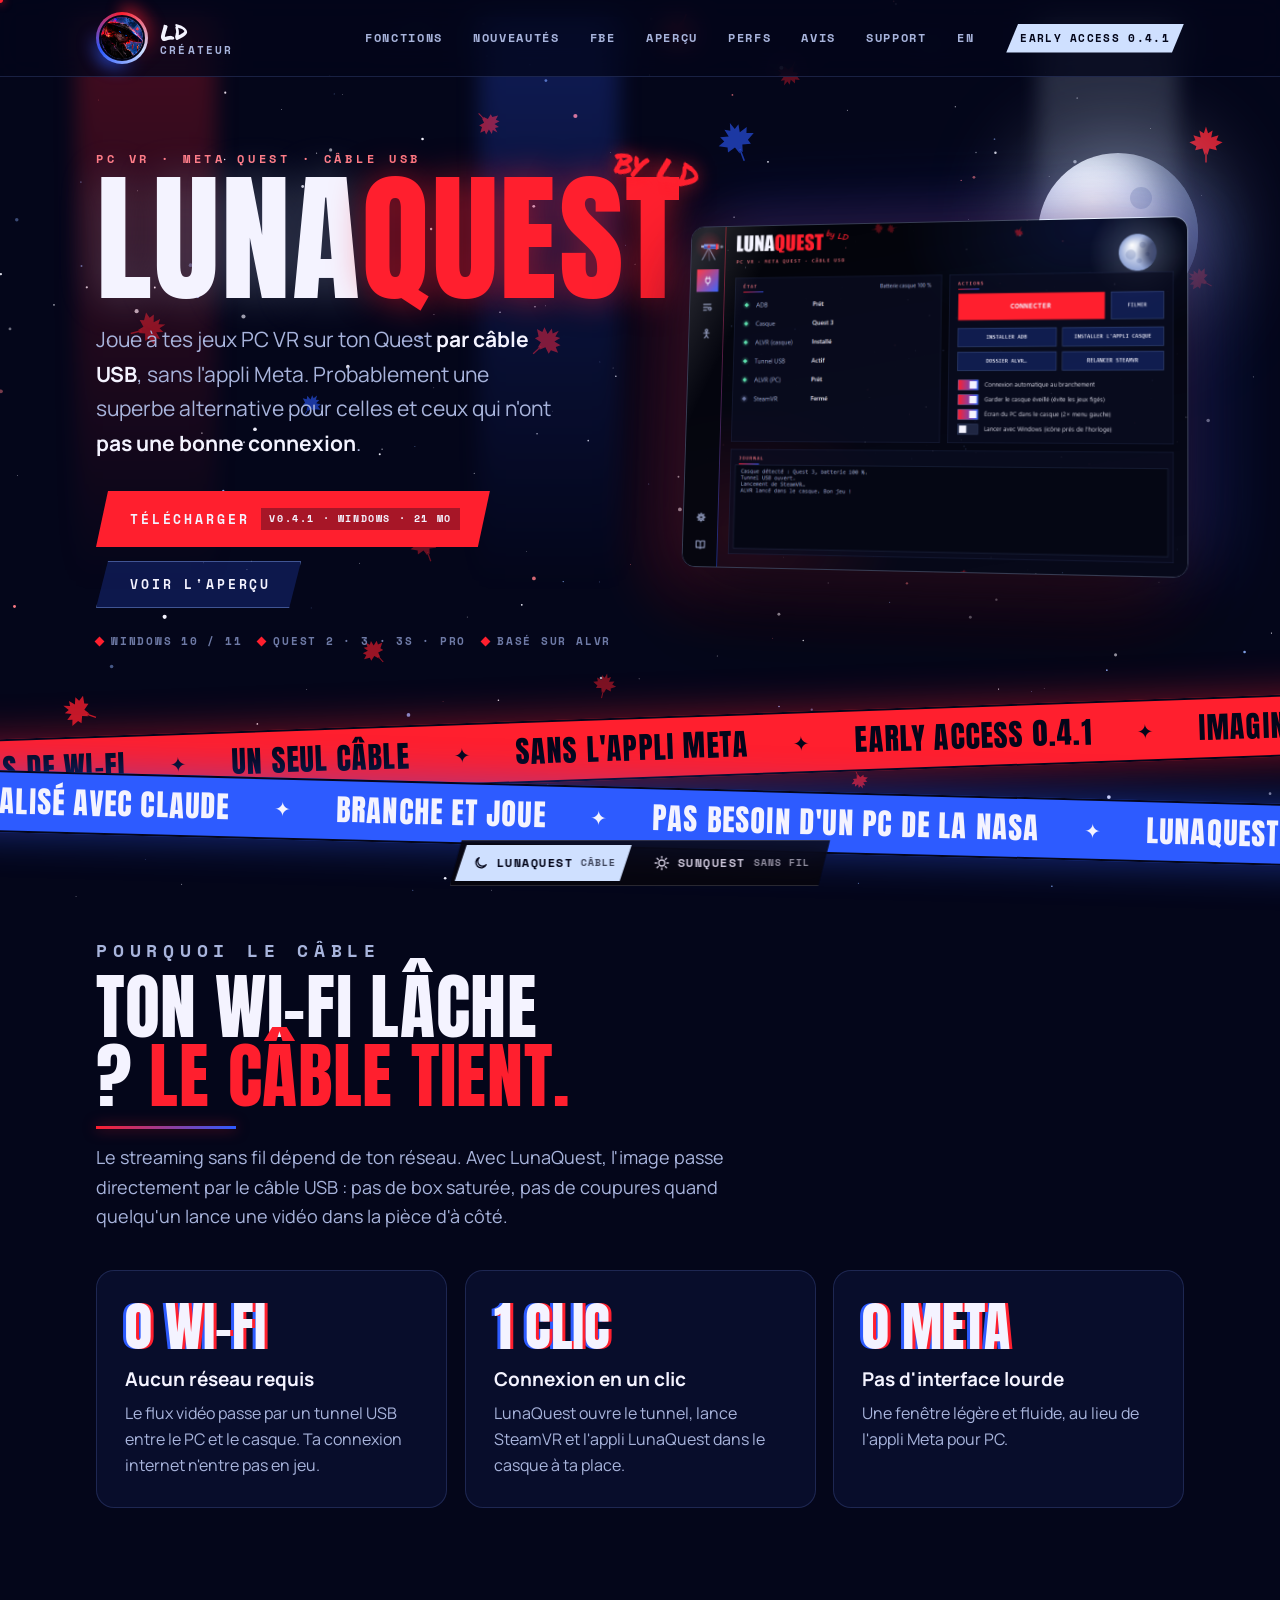
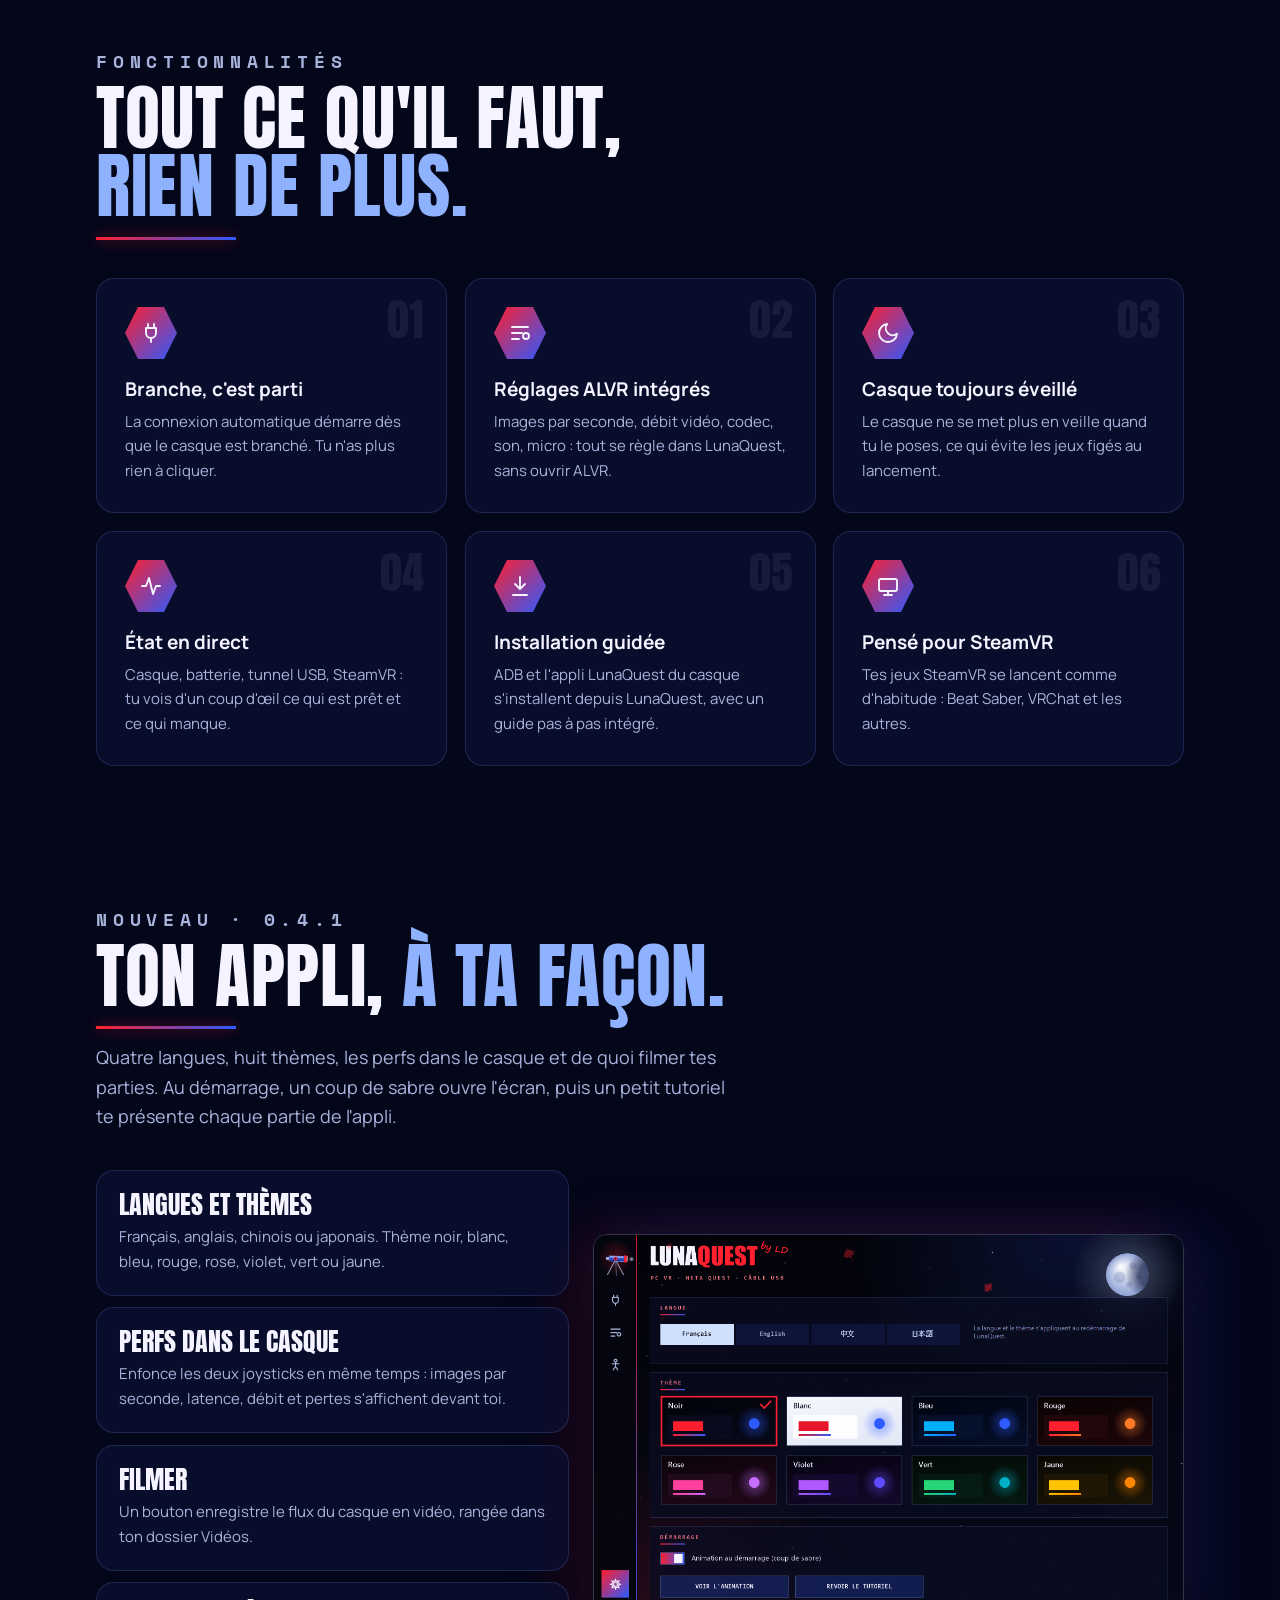
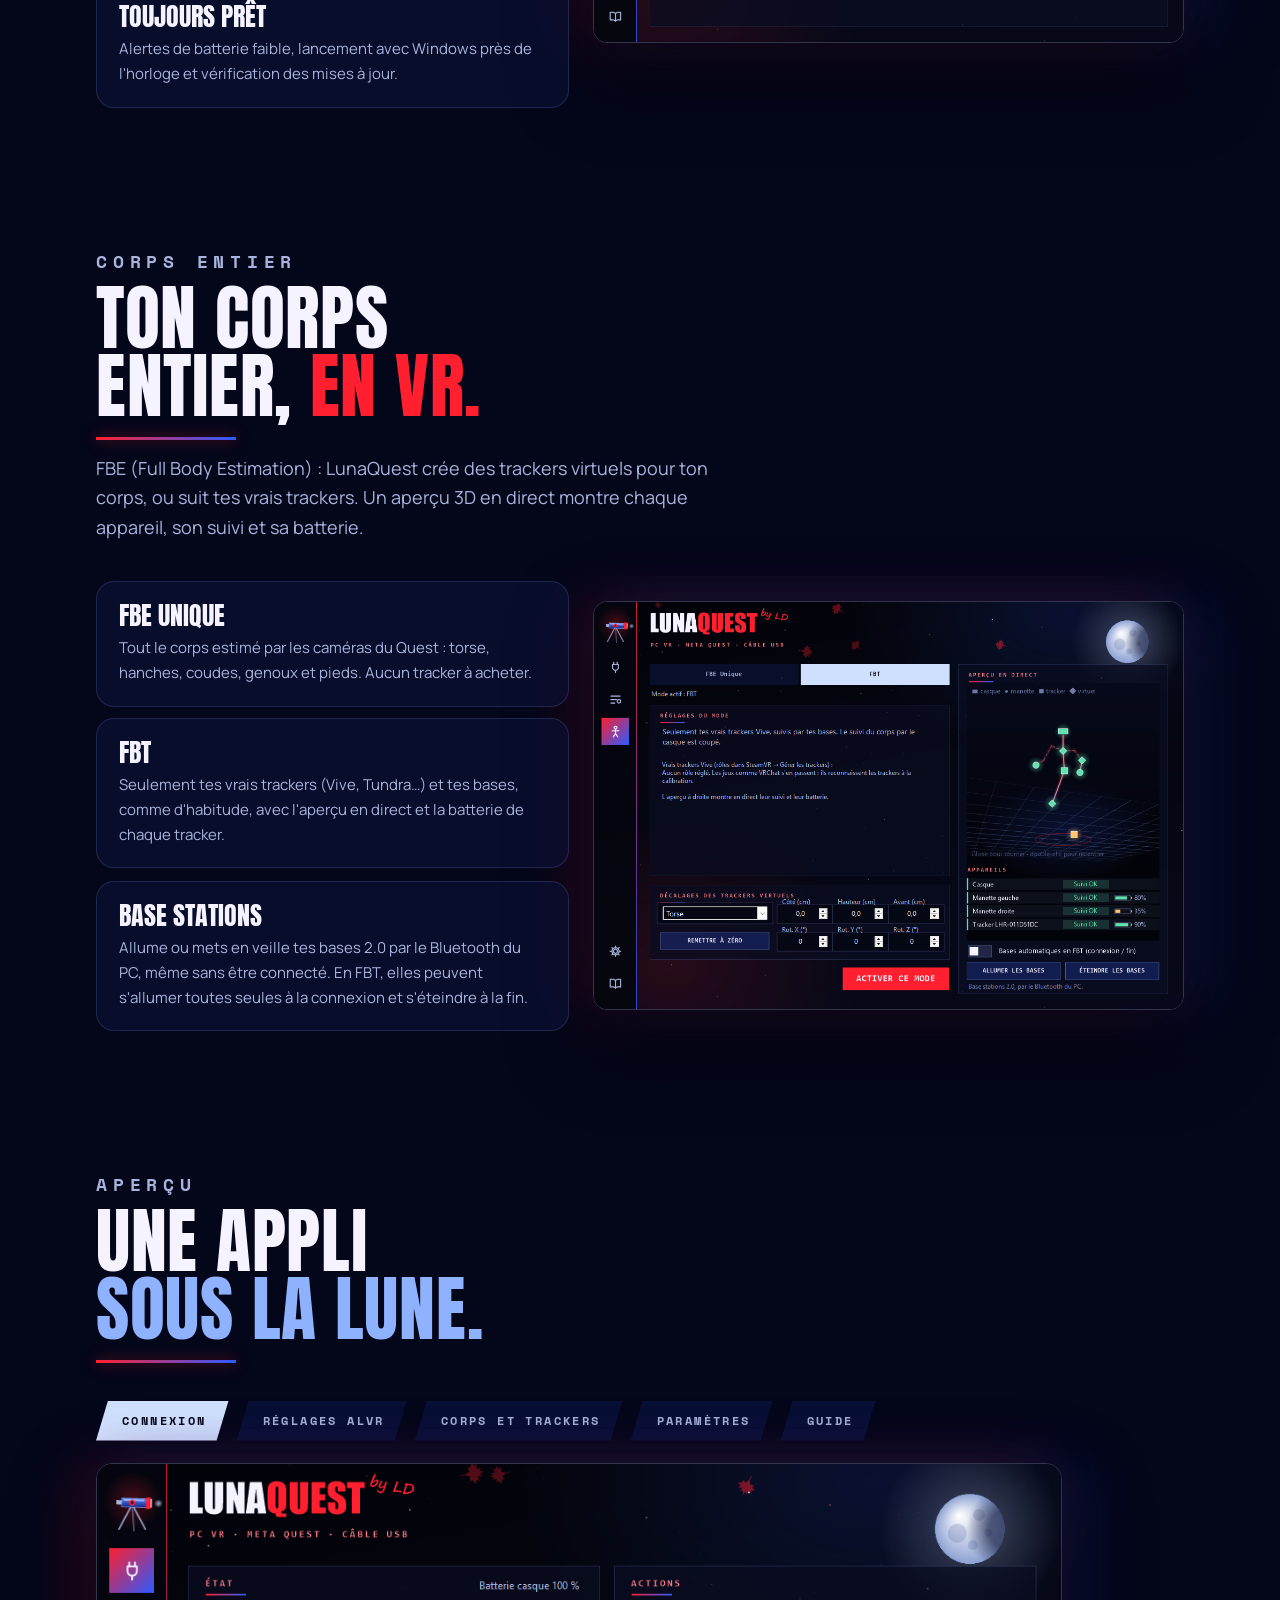
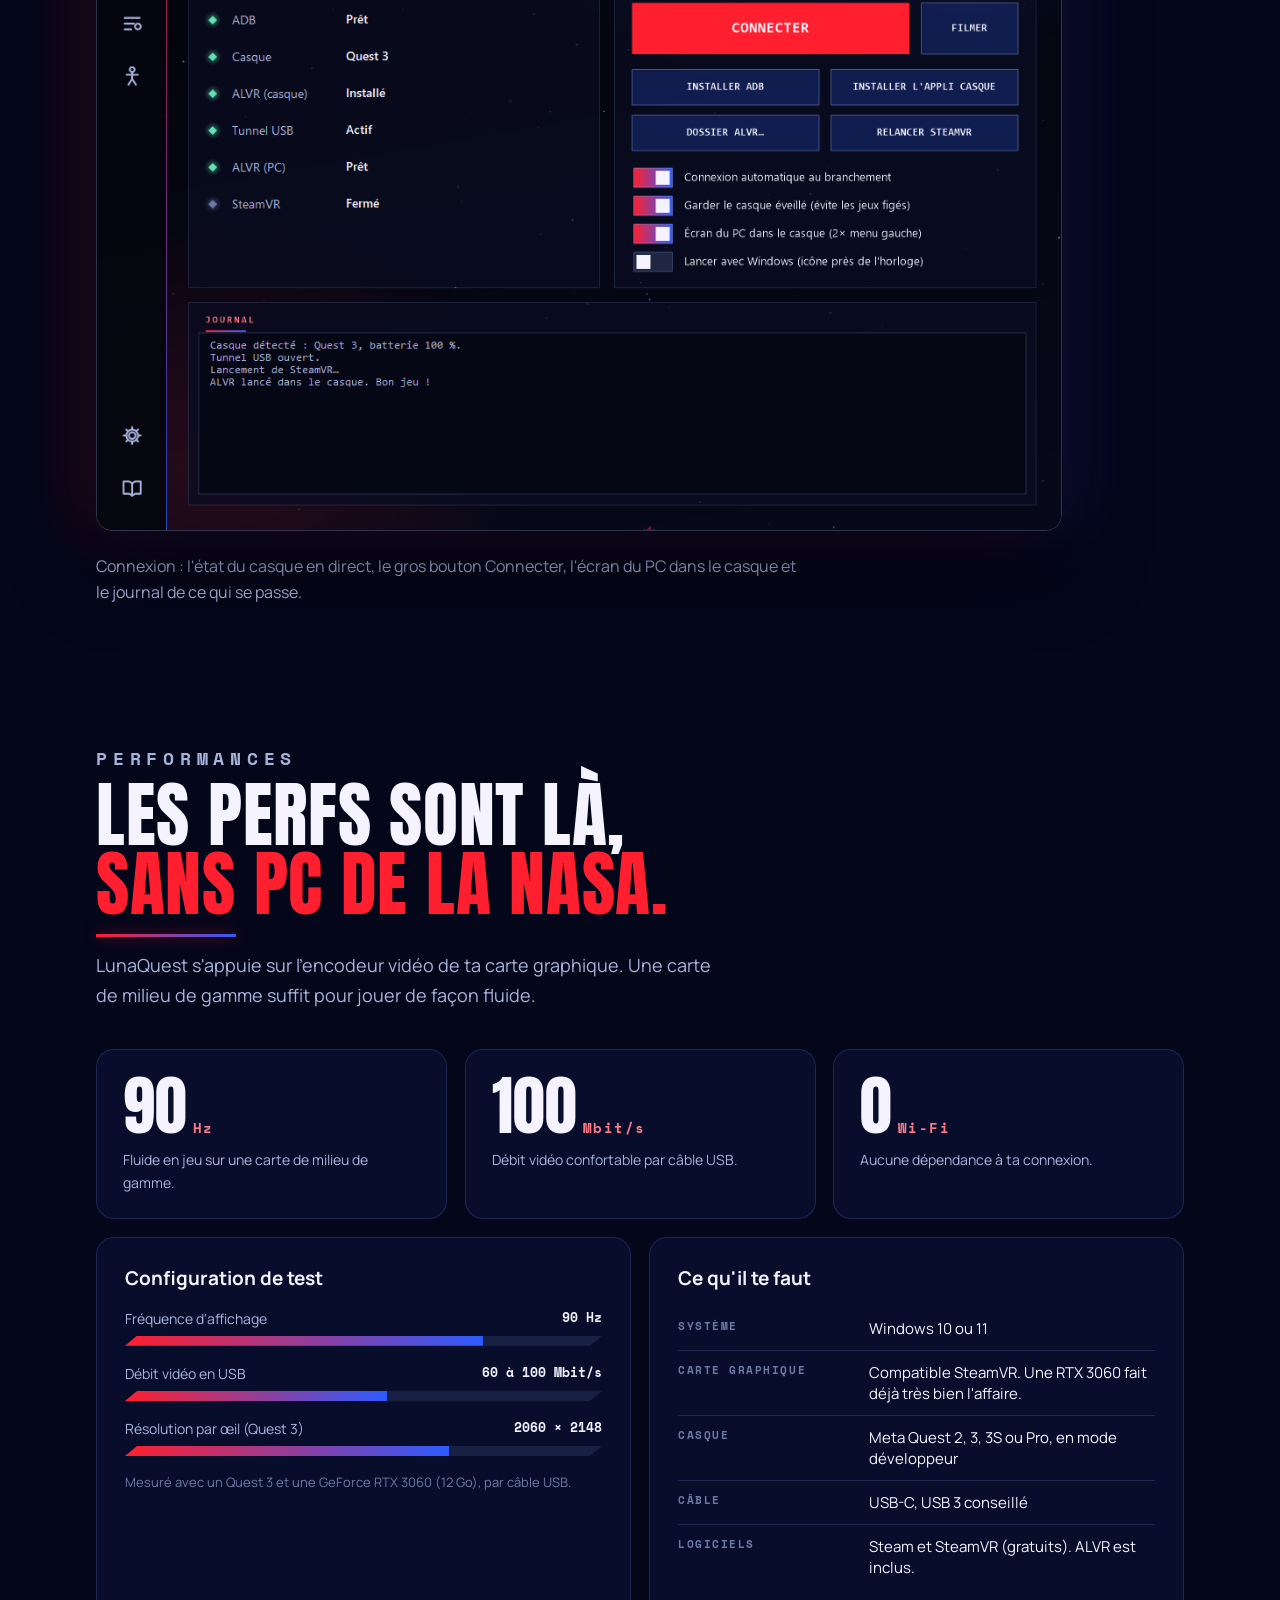
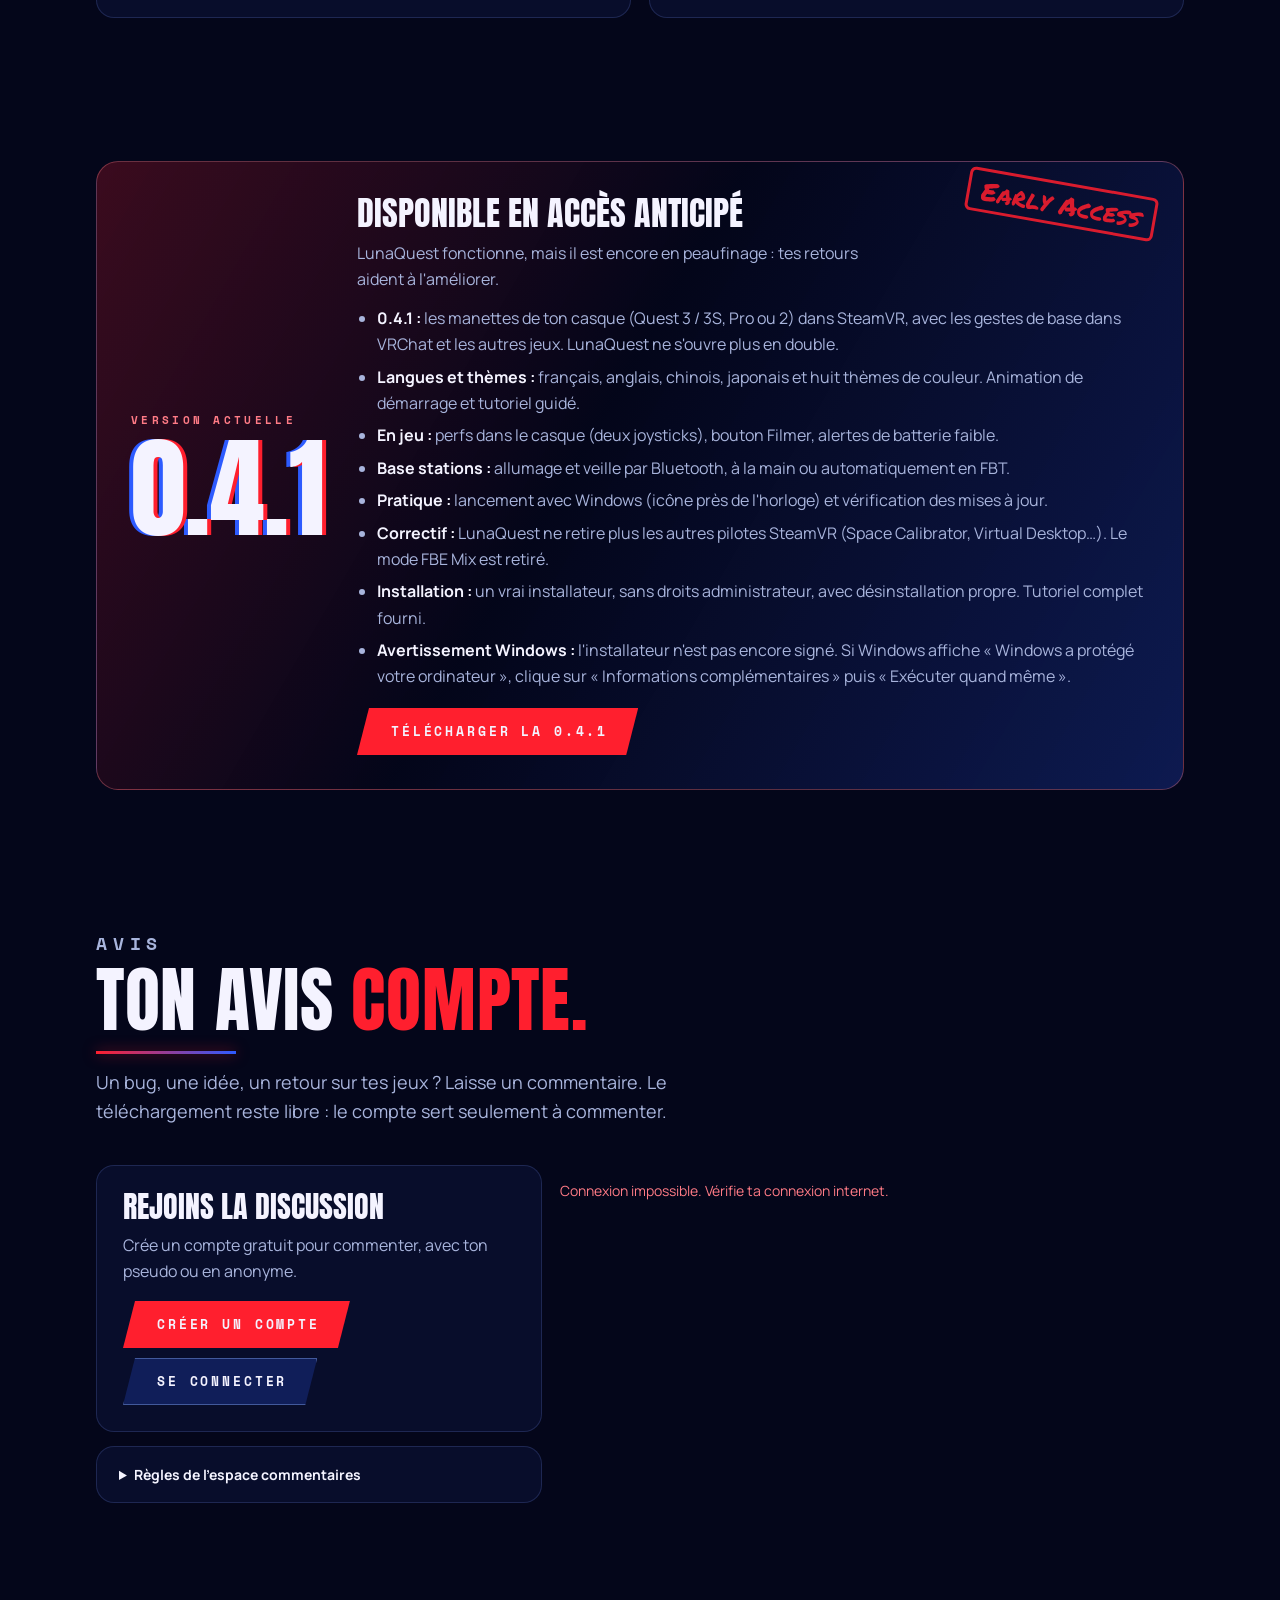
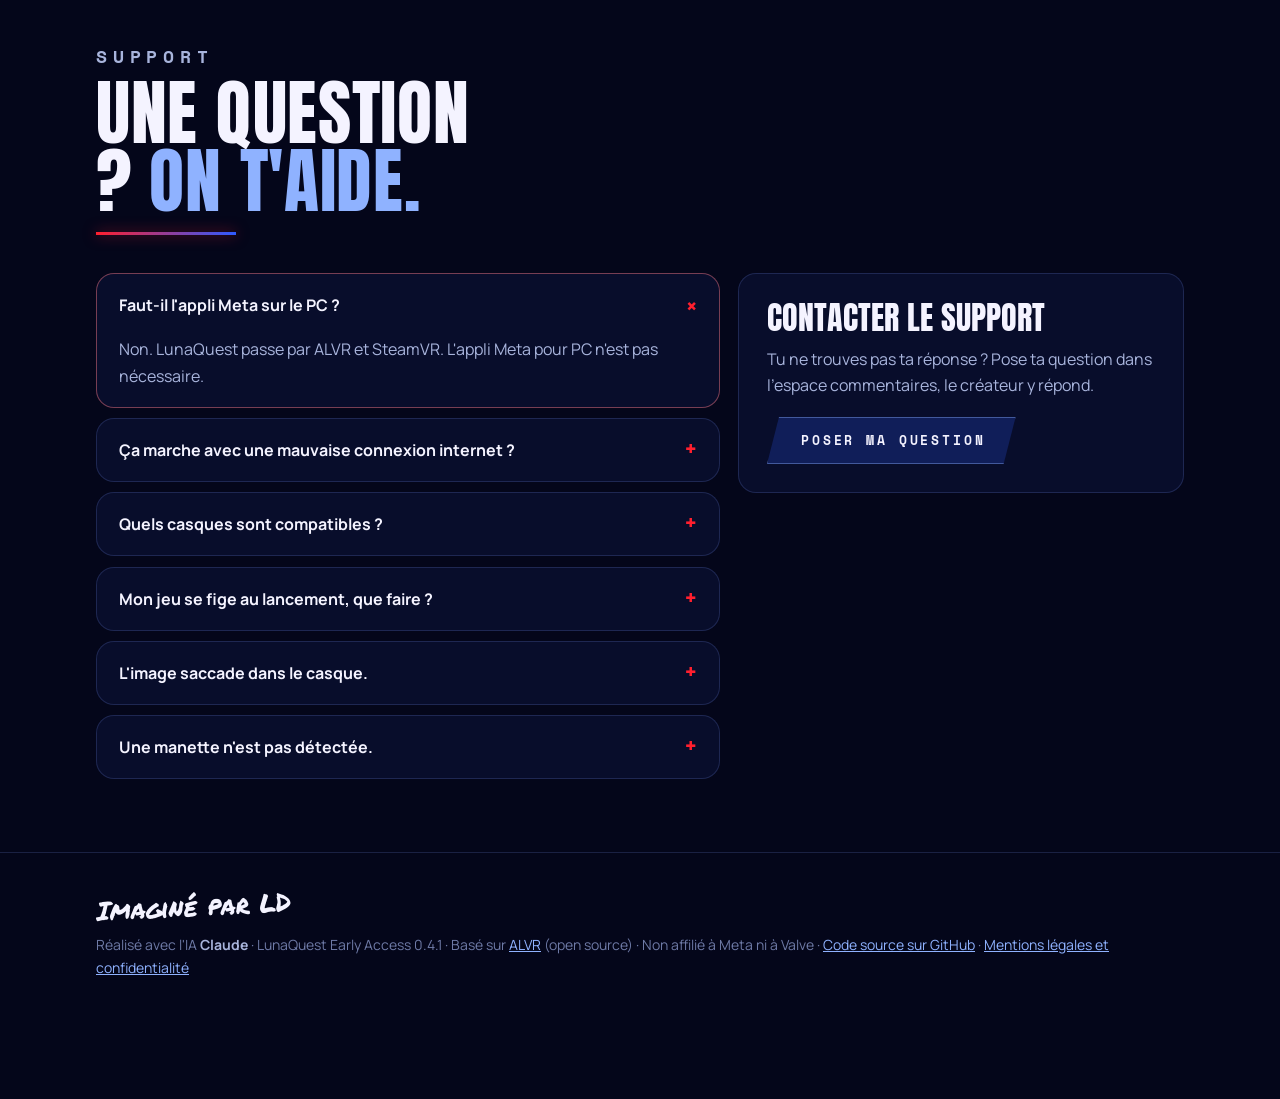
<file: site/index.html>
<html lang="fr">
<title>LunaQuest – PC VR par câble USB pour Meta Quest</title>
<meta name="description" content="LunaQuest : joue à tes jeux PC VR sur ton Meta Quest par câble USB, sans l'appli Meta. Gratuit, connexion en un clic, basé sur ALVR.">
<link rel="alternate" hreflang="fr" href="https://lunaquest-by-ld.netlify.app/">
<link rel="alternate" hreflang="en" href="https://lunaquest-by-ld.netlify.app/en/">
<meta name="viewport" content="width=device-width, initial-scale=1, viewport-fit=cover">
<meta name="claude:viewport-fit-sides" content="cover">
<link rel="stylesheet" href="fonts/fonts.css">
<style>
  /* Layout : nuit de pleine lune façon affiche samouraï — rouge érable, bleu électrique, lumière de lune ; colonne de 1120px, une colonne sur mobile. */
  :root {
    color-scheme: dark;
    --night: #04061a;
    --ink: #07091f;
    --panel: rgba(12, 18, 54, 0.66);
    --line: rgba(130, 160, 255, 0.18);
    --red: #ff1f2e;
    --red-soft: #ff7b86;
    --blue: #2d5bff;
    --blue-soft: #8fb2ff;
    --moon: #cfe0ff;
    --paper: #f4f3ff;
    --muted: #a8b4dc;
    --faint: #6e7aa6;
    --font-display: "Anton", "Impact", "Arial Narrow", sans-serif;
    --font-body: "Manrope", "Segoe UI", system-ui, sans-serif;
    --font-mono: "Space Mono", Consolas, monospace;
    --font-tag: "Permanent Marker", "Segoe Print", cursive;
    --radius: 18px;
    --max: 1120px;
    --cut: polygon(12px 0, 100% 0, calc(100% - 12px) 100%, 0 100%);
  }
  * { box-sizing: border-box; }
  html { scroll-behavior: smooth; }
  body { margin: 0; background: var(--night); color: var(--paper); font: 16px/1.65 var(--font-body); overflow-x: hidden; }
  body::before { content: ""; position: fixed; inset: 0 0 auto; height: env(safe-area-inset-top, 0px); z-index: 60; background: var(--night); }
  @media (pointer: fine) { body.fx-cursor, body.fx-cursor a, body.fx-cursor button, body.fx-cursor summary, body.fx-cursor [tabindex] { cursor: crosshair; } }
  a { color: var(--blue-soft); }
  :focus-visible { outline: 2px solid var(--red-soft); outline-offset: 3px; }
  h1, h2, h3 { margin: 0; text-wrap: balance; }
  .wrap { position: relative; z-index: 2; max-width: var(--max); margin: 0 auto; padding-left: max(16px, env(safe-area-inset-left, 0px)); padding-right: max(16px, env(safe-area-inset-right, 0px)); }
  .eyebrow { font: 700 12px/1 var(--font-mono); letter-spacing: .32em; text-transform: uppercase; color: var(--red-soft); }

  /* ---------- Fond ---------- */
  #sky { position: fixed; inset: 0; width: 100%; height: 100%; z-index: 0; pointer-events: none; }
  .police { position: fixed; inset: 0; z-index: 1; pointer-events: none; mix-blend-mode: screen; }
  .police::before, .police::after { content: ""; position: absolute; inset: 0; opacity: 0; }
  .police::before { background: radial-gradient(ellipse at 0% 55%, rgba(255,31,46,.5), transparent 55%); }
  .police::after { background: radial-gradient(ellipse at 100% 55%, rgba(45,91,255,.55), transparent 55%); }
  body.siren .police::before { animation: sirenR .5s steps(2) infinite; }
  body.siren .police::after { animation: sirenB .5s steps(2) infinite; }
  @keyframes sirenR { 0% { opacity: .9; } 50% { opacity: 0; } }
  @keyframes sirenB { 0% { opacity: 0; } 50% { opacity: .9; } }
  .progress { position: fixed; top: env(safe-area-inset-top, 0px); left: 0; height: 3px; width: 100%; z-index: 70; transform-origin: 0 50%; transform: scaleX(0); background: linear-gradient(90deg, var(--red), var(--moon), var(--blue)); box-shadow: 0 0 12px var(--red); }

  /* Curseur : anneau qui suit la souris et grossit sur ce qui est cliquable. */
  .cursor { position: fixed; left: 0; top: 0; z-index: 80; pointer-events: none; width: 34px; height: 34px; margin: -17px 0 0 -17px; border-radius: 50%;
    border: 1.5px solid var(--moon); mix-blend-mode: screen; transition: width .2s, height .2s, margin .2s, border-color .2s, background .2s; display: none; }
  .cursor.on { width: 58px; height: 58px; margin: -29px 0 0 -29px; border-color: var(--red); background: rgba(255,31,46,.12); }
  .cursor-dot { position: fixed; left: 0; top: 0; z-index: 81; pointer-events: none; width: 6px; height: 6px; margin: -3px 0 0 -3px; border-radius: 50%; background: var(--red); box-shadow: 0 0 10px var(--red); display: none; }
  @media (pointer: fine) { body.fx-cursor .cursor, body.fx-cursor .cursor-dot { display: block; } }

  /* Glitch : séparation rouge / bleu, pilotée par le script. */
  .glitch { position: relative; display: inline-block; }
  .glitch::before, .glitch::after { content: attr(data-text); position: absolute; inset: 0; pointer-events: none; mix-blend-mode: screen; }
  .glitch::before { color: var(--red); transform: translate(var(--gx1, 0px), 0); clip-path: inset(var(--gc1, 100%) 0 var(--gc2, 0) 0); }
  .glitch::after { color: var(--blue); transform: translate(var(--gx2, 0px), 0); clip-path: inset(var(--gc3, 100%) 0 var(--gc4, 0) 0); }

  /* ---------- Barre du haut ---------- */
  .top { position: sticky; top: env(safe-area-inset-top, 0px); z-index: 50; backdrop-filter: blur(14px); background: rgba(4, 6, 26, .74); border-bottom: 1px solid var(--line); }
  .top .wrap { display: flex; align-items: center; gap: 20px; padding-block: 12px; }
  .creator { position: relative; display: flex; align-items: center; gap: 12px; }
  .avatar { position: relative; width: 52px; height: 52px; flex: none; border-radius: 50%; padding: 3px; isolation: isolate; }
  .avatar::before { content: ""; position: absolute; inset: 0; border-radius: 50%; z-index: -1;
    background: conic-gradient(from var(--spin, 0deg), var(--red), var(--moon), var(--blue), var(--red)); animation: ring 4s linear infinite; }
  .avatar::after { content: ""; position: absolute; inset: -6px; border-radius: 50%; z-index: -2; background: conic-gradient(from var(--spin, 0deg), var(--red), transparent 40%, var(--blue), transparent 80%); filter: blur(8px); opacity: .7; animation: ring 4s linear infinite; }
  @property --spin { syntax: "<angle>"; inherits: false; initial-value: 0deg; }
  @keyframes ring { to { --spin: 360deg; } }
  .avatar img { display: block; width: 100%; height: 100%; border-radius: 50%; object-fit: cover; border: 2px solid var(--night); transition: transform .35s cubic-bezier(.2,.9,.2,1), filter .35s; }
  .creator:hover .avatar img, .creator:focus-within .avatar img { transform: scale(1.12) rotate(-6deg); filter: saturate(1.3) contrast(1.1); }
  .creator .who { font: 700 11px/1.2 var(--font-mono); letter-spacing: .2em; text-transform: uppercase; color: var(--muted); }
  .creator .who b { display: block; font: 400 22px/1 var(--font-tag); letter-spacing: 0; color: var(--paper); text-transform: none; transform: rotate(-4deg); margin-bottom: 3px; }
  .creator-card { position: absolute; top: calc(100% + 14px); left: 0; width: min(380px, calc(100vw - 32px)); display: grid; grid-template-columns: 120px 1fr; gap: 16px;
    padding: 16px; border-radius: 18px; background: rgba(7, 10, 34, .97); border: 1px solid rgba(255,123,134,.35);
    box-shadow: 0 24px 60px rgba(0,0,0,.6), -10px 0 40px rgba(255,31,46,.18), 10px 0 40px rgba(45,91,255,.18);
    opacity: 0; visibility: hidden; transform: translateY(-8px) scale(.98); transform-origin: 30px 0; transition: opacity .25s, transform .3s cubic-bezier(.2,.9,.2,1), visibility .3s; }
  .creator:hover .creator-card, .creator:focus-within .creator-card { opacity: 1; visibility: visible; transform: none; }
  .portrait { position: relative; border-radius: 12px; overflow: hidden; aspect-ratio: 9 / 16; max-width: 100%; border: 1px solid var(--line); }
  .portrait img { position: absolute; inset: -8%; width: 116%; height: 116%; object-fit: cover; transform: translate(var(--px, 0px), var(--py, 0px)); transition: transform .2s ease-out; }
  .portrait::after { content: ""; position: absolute; inset: 0; background: linear-gradient(180deg, transparent 55%, rgba(4,6,26,.8)); }
  .creator-card h3 { font: 700 11px/1 var(--font-mono); letter-spacing: .3em; text-transform: uppercase; color: var(--red-soft); margin-bottom: 8px; }
  .creator-card .sig { font: 400 34px/1 var(--font-tag); color: var(--paper); transform: rotate(-5deg); display: inline-block; margin-bottom: 12px; text-shadow: 3px 0 var(--red), -3px 0 var(--blue); }
  .creator-card dl { margin: 0; display: grid; gap: 7px; font-size: 13.5px; }
  .creator-card dt { font: 700 10px/1 var(--font-mono); letter-spacing: .2em; text-transform: uppercase; color: var(--faint); }
  .creator-card dd { margin: 2px 0 0; color: var(--paper); }
  .nav { display: flex; gap: 6px; margin-left: auto; }
  .nav a { position: relative; color: var(--muted); text-decoration: none; font: 700 12px/1 var(--font-mono); letter-spacing: .14em; text-transform: uppercase; padding: 10px 12px; transition: color .2s; }
  .nav a::after { content: ""; position: absolute; left: 12px; right: 12px; bottom: 4px; height: 2px; background: linear-gradient(90deg, var(--red), var(--blue)); transform: scaleX(0); transform-origin: left; transition: transform .25s cubic-bezier(.2,.9,.2,1); }
  .nav a:hover { color: var(--paper); }
  .nav a:hover::after { transform: scaleX(1); }
  .pill { font: 700 11px/1 var(--font-mono); letter-spacing: .12em; text-transform: uppercase; padding: 9px 14px; color: var(--night); background: var(--moon); clip-path: var(--cut); white-space: nowrap; animation: pulse 1.6s steps(2) infinite; }
  @keyframes pulse { 50% { filter: brightness(1.25); } }

  /* ---------- Hero ---------- */
  .hero { position: relative; display: grid; grid-template-columns: 1.05fr 1fr; gap: 44px; align-items: center; padding-block: 64px 48px; }
  .beams { position: absolute; inset: -60px -10vw auto; height: 620px; pointer-events: none; mix-blend-mode: screen; opacity: .5; z-index: 0; overflow: hidden; }
  .beam { position: absolute; top: -40px; width: 140px; height: 760px; transform-origin: 50% 0; background: linear-gradient(180deg, var(--bc), transparent 80%); filter: blur(10px); }
  .b1 { left: 8%; --bc: rgba(255,31,46,.55); animation: sweep 6s ease-in-out infinite alternate; }
  .b2 { left: 38%; --bc: rgba(45,91,255,.55); animation: sweep 4.6s ease-in-out -2s infinite alternate-reverse; }
  .b3 { right: 10%; --bc: rgba(207,224,255,.4); animation: sweep 5.4s ease-in-out -1s infinite alternate; }
  @keyframes sweep { from { transform: rotate(-24deg); } to { transform: rotate(24deg); } }
  .hero > div:not(.beams) { position: relative; z-index: 1; min-width: 0; }
  .title { position: relative; display: inline-block; }
  .hero h1 { font: 400 clamp(64px, 11vw, 140px)/.88 var(--font-display); letter-spacing: .01em; text-transform: uppercase; color: var(--paper); text-shadow: 0 0 40px rgba(207,224,255,.25); }
  .hero h1 .q { color: var(--red); text-shadow: 0 0 34px rgba(255,31,46,.55); }
  .slash { position: absolute; left: -6%; right: -6%; top: 52%; height: 4px; background: linear-gradient(90deg, transparent, var(--paper), var(--red-soft), transparent); box-shadow: 0 0 18px var(--paper), 0 0 40px var(--red); transform: rotate(-9deg) scaleX(0); transform-origin: 0 50%; opacity: 0; pointer-events: none; }
  .title.cut .slash { animation: slash .42s cubic-bezier(.2,.9,.2,1) forwards; }
  @keyframes slash { 0% { transform: rotate(-9deg) scaleX(0); opacity: 1; } 50% { transform: rotate(-9deg) scaleX(1); opacity: 1; } 100% { transform: rotate(-9deg) scaleX(1); opacity: 0; } }
  .tag-ld { position: absolute; right: -18px; top: -26px; font: 400 34px/1 var(--font-tag); color: var(--red); transform: rotate(12deg); text-shadow: 0 0 18px rgba(255,31,46,.6); }
  .lead { font-size: clamp(18px, 2.2vw, 21px); color: var(--muted); max-width: 36ch; margin: 22px 0 30px; }
  .lead b { color: var(--paper); }
  .cta { display: flex; flex-wrap: wrap; gap: 14px; align-items: center; }
  .btn { position: relative; display: inline-flex; align-items: center; gap: 12px; padding: 17px 30px 17px 34px; font: 700 13px/1 var(--font-mono); letter-spacing: .22em; text-transform: uppercase; text-decoration: none; border: 0; clip-path: var(--cut); transition: transform .18s cubic-bezier(.2,.9,.2,1), background .2s, color .2s; will-change: transform; }
  .btn-soon { color: var(--paper); background: var(--red); cursor: not-allowed; }
  .btn-soon:hover { background: var(--paper); color: var(--night); }
  .btn-soon small { font: 700 10px/1 var(--font-mono); letter-spacing: .16em; padding: 6px 8px; background: rgba(4,6,26,.35); }
  .btn-dl { color: var(--paper); background: var(--red); box-shadow: 0 0 34px rgba(255,31,46,.35); }
  .btn-dl:hover { background: var(--paper); color: var(--night); }
  .btn-dl small { font: 700 10px/1 var(--font-mono); letter-spacing: .16em; padding: 6px 8px; background: rgba(4,6,26,.35); }
  .btn-ghost { color: var(--paper); background: rgba(45,91,255,.22); box-shadow: inset 0 0 0 1px rgba(143,178,255,.4); }
  .btn-ghost:hover { background: var(--blue); }
  .hero-meta { display: flex; flex-wrap: wrap; gap: 16px; margin-top: 26px; font: 700 11px/1.4 var(--font-mono); letter-spacing: .16em; text-transform: uppercase; color: var(--faint); }
  .hero-meta span { display: inline-flex; align-items: center; gap: 8px; }
  .hero-meta span::before { content: ""; width: 7px; height: 7px; background: var(--red); transform: rotate(45deg); }

  .stage { position: relative; perspective: 1400px; }
  .moon { position: absolute; width: 160px; height: 160px; right: -14px; top: -66px; border-radius: 50%; z-index: 0;
    background: radial-gradient(circle at 34% 30%, #fff, #c9d8f6 58%, #8ea2d4); box-shadow: 0 0 100px rgba(207,224,255,.6), inset -30px -14px 40px rgba(8,14,46,.55); animation: float 9s ease-in-out infinite; }
  .moon::before, .moon::after { content: ""; position: absolute; border-radius: 50%; background: rgba(70,90,150,.22); }
  .moon::before { width: 40px; height: 40px; left: 30px; top: 76px; }
  .moon::after { width: 22px; height: 22px; left: 92px; top: 34px; }
  @keyframes float { 50% { transform: translateY(-14px); } }
  .shot { position: relative; z-index: 1; margin: 0; border-radius: 14px; overflow: hidden; border: 1px solid rgba(207,224,255,.25);
    box-shadow: 0 40px 90px rgba(0,0,0,.65), -24px 18px 70px rgba(255,31,46,.28), 24px -10px 70px rgba(45,91,255,.3);
    transform: rotateY(-10deg) rotateX(5deg); transition: transform .45s ease-out; will-change: transform; }
  .shot img { display: block; width: 100%; height: auto; }
  .shot::after { content: ""; position: absolute; inset: 0; background: linear-gradient(115deg, transparent 35%, rgba(255,255,255,.14) 48%, transparent 60%); transform: translateX(var(--sheen, -60%)); transition: transform .45s ease-out; pointer-events: none; }

  /* ---------- Bandeau défilant ---------- */
  .marquee { position: relative; z-index: 2; overflow: hidden; background: var(--red); color: var(--night); transform: rotate(-2deg); margin: 20px -4vw; border-block: 2px solid var(--night); box-shadow: 0 0 40px rgba(255,31,46,.45); }
  .marquee.alt { background: var(--blue); color: var(--paper); transform: rotate(1.5deg); margin-top: -12px; box-shadow: 0 0 40px rgba(45,91,255,.45); }
  .track { display: flex; width: max-content; animation: marquee 22s linear infinite; }
  .marquee.alt .track { animation-direction: reverse; animation-duration: 28s; }
  .marquee:hover .track { animation-play-state: paused; }
  .track span { font: 400 30px/1 var(--font-display); text-transform: uppercase; letter-spacing: .04em; padding: 14px 22px; white-space: nowrap; }
  .track span::after { content: "✦"; margin-left: 44px; font-size: 20px; vertical-align: 4px; }
  @keyframes marquee { to { transform: translateX(-50%); } }

  /* ---------- Sections ---------- */
  section { padding-block: 72px; }
  .head { display: grid; gap: 14px; margin-bottom: 38px; max-width: 64ch; }
  .head h2 { position: relative; font: 400 clamp(40px, 6vw, 72px)/.95 var(--font-display); text-transform: uppercase; letter-spacing: .01em; }
  .head h2 .r { color: var(--red); }
  .head h2 .b { color: var(--blue-soft); }
  .head h2::after { content: ""; display: block; height: 3px; width: 140px; margin-top: 16px; background: linear-gradient(90deg, var(--red), var(--blue)); transform: scaleX(.25); transform-origin: left; transition: transform .7s cubic-bezier(.2,.9,.2,1); box-shadow: 0 0 14px rgba(255,31,46,.6); }
  .head.seen h2::after { transform: scaleX(1); }
  .head p { margin: 0; color: var(--muted); font-size: 18px; }

  /* Cartes interactives : inclinaison 3D, halo qui suit la souris, bordure rouge/bleu. */
  .tilt { position: relative; border-radius: var(--radius); background: var(--panel); border: 1px solid var(--line); transform-style: preserve-3d; transition: transform .25s ease-out, border-color .25s, box-shadow .25s; will-change: transform; }
  .tilt::before { content: ""; position: absolute; inset: 0; border-radius: inherit; pointer-events: none; opacity: 0; transition: opacity .25s;
    background: radial-gradient(360px circle at var(--mx, 50%) var(--my, 50%), rgba(255,31,46,.22), rgba(45,91,255,.12) 40%, transparent 65%); }
  .tilt::after { content: ""; position: absolute; inset: -1px; border-radius: inherit; padding: 1px; pointer-events: none; opacity: 0; transition: opacity .25s;
    background: radial-gradient(240px circle at var(--mx, 50%) var(--my, 50%), var(--red), var(--blue) 50%, transparent 75%);
    -webkit-mask: linear-gradient(#000 0 0) content-box, linear-gradient(#000 0 0); -webkit-mask-composite: xor; mask-composite: exclude; }
  .tilt:hover { box-shadow: 0 24px 60px rgba(0,0,0,.45); }
  .tilt:hover::before, .tilt:hover::after { opacity: 1; }
  .tilt > * { position: relative; }

  .why { display: grid; grid-template-columns: repeat(3, 1fr); gap: 18px; }
  .why article { padding: 28px; }
  .why .big { font: 400 54px/1 var(--font-display); text-transform: uppercase; color: var(--paper); text-shadow: 3px 0 var(--red), -3px 0 var(--blue); transition: text-shadow .2s steps(2); }
  .why article:hover .big { text-shadow: 6px 0 var(--red), -6px 0 var(--blue); }
  .why h3 { font: 700 19px/1.3 var(--font-body); margin: 14px 0 8px; }
  .why p { margin: 0; color: var(--muted); }

  .features { display: grid; grid-template-columns: repeat(3, 1fr); gap: 18px; }
  .feature { padding: 28px; }
  .icon { width: 52px; height: 52px; display: grid; place-items: center; clip-path: polygon(25% 0, 75% 0, 100% 50%, 75% 100%, 25% 100%, 0 50%); background: linear-gradient(135deg, var(--red), var(--blue)); transition: transform .4s cubic-bezier(.2,.9,.2,1); }
  .feature:hover .icon { transform: rotate(60deg) scale(1.08); }
  .icon svg { width: 24px; height: 24px; fill: none; stroke: var(--paper); stroke-width: 1.9; stroke-linecap: round; stroke-linejoin: round; transition: transform .4s cubic-bezier(.2,.9,.2,1); }
  .feature:hover .icon svg { transform: rotate(-60deg); }
  .feature h3 { font: 700 19px/1.3 var(--font-body); margin: 18px 0 8px; }
  .feature p { margin: 0; color: var(--muted); font-size: 15px; }
  .feature .num { position: absolute; right: 22px; top: 18px; font: 400 44px/1 var(--font-display); color: rgba(207,224,255,.07); transition: color .3s; }
  .feature:hover .num { color: rgba(255,31,46,.35); }

  .preview { display: grid; gap: 22px; }
  .tabs { display: flex; flex-wrap: wrap; gap: 8px; }
  .tabs button { font: 700 12px/1 var(--font-mono); letter-spacing: .2em; text-transform: uppercase; color: var(--muted); background: rgba(45,91,255,.12); border: 0; padding: 14px 22px 14px 26px; clip-path: var(--cut); transition: background .2s, color .2s, transform .15s; }
  .tabs button:hover { color: var(--paper); background: rgba(45,91,255,.32); transform: translateY(-2px); }
  .tabs button[aria-selected="true"] { color: var(--night); background: var(--moon); }
  .viewer { position: relative; overflow: hidden; border-radius: 16px; max-width: 966px; border: 1px solid rgba(207,224,255,.22); box-shadow: 0 30px 80px rgba(0,0,0,.6), -20px 0 60px rgba(255,31,46,.16), 20px 0 60px rgba(45,91,255,.18); }
  .viewer img { display: block; width: 100%; height: auto; }
  .viewer.glitching img { animation: tear .32s steps(4); }
  @keyframes tear {
    0% { clip-path: inset(10% 0 60% 0); transform: translateX(-14px); filter: hue-rotate(90deg); }
    33% { clip-path: inset(50% 0 20% 0); transform: translateX(12px); }
    66% { clip-path: inset(30% 0 40% 0); transform: translateX(-6px); filter: none; }
    100% { clip-path: inset(0); transform: none; }
  }
  .caption { color: var(--muted); margin: 0; max-width: 70ch; }

  .stats { display: grid; grid-template-columns: repeat(3, 1fr); gap: 18px; margin-bottom: 18px; }
  .stat { padding: 24px 26px; }
  .stat .val { font: 400 clamp(46px, 6vw, 64px)/1 var(--font-display); color: var(--paper); font-variant-numeric: tabular-nums; }
  .stat .val small { font: 700 14px/1 var(--font-mono); letter-spacing: .1em; color: var(--red-soft); margin-left: 6px; }
  .stat p { margin: 10px 0 0; color: var(--muted); font-size: 14px; }
  .perf { display: grid; grid-template-columns: 1fr 1fr; gap: 18px; }
  .panel { padding: 28px; min-width: 0; }
  .panel h3 { font: 700 19px/1.3 var(--font-body); margin-bottom: 16px; }
  .spec { width: 100%; border-collapse: collapse; font-size: 15px; }
  .spec td { padding: 11px 0; border-top: 1px solid var(--line); vertical-align: top; }
  .spec tr:first-child td { border-top: 0; }
  .spec td:first-child { font: 700 11px/1.6 var(--font-mono); letter-spacing: .14em; text-transform: uppercase; color: var(--faint); width: 40%; padding-right: 12px; }
  .note { font-size: 13px; color: var(--faint); margin: 16px 0 0; }
  .bars { display: grid; gap: 16px; }
  .bars .row { display: flex; justify-content: space-between; font-size: 14px; color: var(--muted); margin-bottom: 6px; }
  .bars .row b { font: 700 13px/1.6 var(--font-mono); color: var(--paper); }
  .bar { height: 10px; background: rgba(143,178,255,.12); overflow: hidden; clip-path: var(--cut); }
  .bar i { display: block; height: 100%; background: linear-gradient(90deg, var(--red), var(--blue)); transform-origin: left; transition: transform 1.2s cubic-bezier(.2,.9,.2,1); }
  .bars:not(.seen) .bar i { transform: scaleX(.15); }

  .release { position: relative; overflow: hidden; display: grid; grid-template-columns: auto 1fr; gap: 32px; align-items: center; padding: 34px; border-radius: 22px;
    background: linear-gradient(120deg, rgba(255,31,46,.22), rgba(4,6,26,.6) 45%, rgba(45,91,255,.24)); border: 1px solid rgba(255,123,134,.35); }
  .version { font: 400 clamp(64px, 10vw, 110px)/.9 var(--font-display); color: var(--paper); text-shadow: 4px 0 var(--red), -4px 0 var(--blue); }
  .version small { display: block; font: 700 11px/1.4 var(--font-mono); letter-spacing: .3em; text-transform: uppercase; color: var(--red-soft); text-shadow: none; margin-bottom: 10px; }
  .stamp { position: absolute; right: 26px; top: 20px; font: 400 26px/1 var(--font-tag); color: var(--red); transform: rotate(10deg); border: 3px solid var(--red); padding: 6px 12px; border-radius: 6px; opacity: .85; }
  .release h2 { font: 400 34px/1 var(--font-display); text-transform: uppercase; margin-bottom: 10px; }
  .release p { margin: 0 0 12px; color: var(--muted); max-width: 52ch; }
  .release ul { margin: 0; padding-left: 20px; color: var(--muted); }
  .release li b { color: var(--paper); }
  .release li { margin-bottom: 6px; }
  .release .dl-row { margin: 18px 0 0; }

  /* ---------- FBE ---------- */
  .fbe { display: grid; grid-template-columns: minmax(0, 1fr) minmax(0, 1.25fr); gap: 24px; align-items: center; }
  .fbe-modes { display: grid; gap: 12px; }
  .fbe-mode { padding: 20px 22px; }
  .fbe-mode h3 { font: 400 26px/1 var(--font-display); text-transform: uppercase; margin-bottom: 8px; display: flex; align-items: center; gap: 10px; }
  .fbe-mode p { margin: 0; color: var(--muted); font-size: 15px; }
  .beta { font: 700 10px/1 var(--font-mono); letter-spacing: .14em; text-transform: uppercase; padding: 5px 9px 5px 10px; color: var(--night); background: var(--red-soft); clip-path: var(--cut); }
  .fbe-shot { margin: 0; border-radius: 14px; overflow: hidden; border: 1px solid rgba(207,224,255,.22); box-shadow: 0 30px 80px rgba(0,0,0,.6), -20px 0 60px rgba(255,31,46,.16), 20px 0 60px rgba(45,91,255,.18); }
  .fbe-shot img { display: block; width: 100%; height: auto; }
  @media (max-width: 920px) { .fbe { grid-template-columns: 1fr; } }

  .support { display: grid; grid-template-columns: 1.4fr 1fr; gap: 18px; align-items: start; }
  .faq { display: grid; gap: 10px; }
  .faq details { padding: 0 22px; }
  .faq details[open] { border-color: rgba(255,123,134,.45); }
  .faq summary { cursor: pointer; list-style: none; padding: 18px 0; font-weight: 700; display: flex; justify-content: space-between; gap: 16px; transition: color .2s; }
  .faq summary:hover { color: var(--red-soft); }
  .faq summary::-webkit-details-marker { display: none; }
  .faq summary::after { content: "+"; font: 700 22px/1 var(--font-mono); color: var(--red); transition: transform .3s cubic-bezier(.2,.9,.2,1); }
  .faq details[open] summary::after { transform: rotate(135deg); }
  .faq p { margin: 0 0 18px; color: var(--muted); }
  .contact { padding: 28px; position: sticky; top: 100px; }
  .contact h3 { font: 400 32px/1 var(--font-display); text-transform: uppercase; margin-bottom: 12px; }
  .contact p { color: var(--muted); margin: 0 0 18px; }
  .soon-tag { display: inline-block; font: 700 11px/1 var(--font-mono); letter-spacing: .2em; text-transform: uppercase; padding: 10px 14px 10px 16px; color: var(--night); background: var(--red-soft); clip-path: var(--cut); animation: pulse 1.6s steps(2) infinite; }

  /* ---------- Espace commentaires ---------- */
  [hidden] { display: none !important; }
  .sr-only { position: absolute; width: 1px; height: 1px; overflow: hidden; clip: rect(0 0 0 0); white-space: nowrap; }
  .avis { display: grid; grid-template-columns: minmax(0, 1fr) minmax(0, 1.4fr); gap: 18px; align-items: start; }
  .avis-side { display: grid; gap: 14px; position: sticky; top: 100px; }
  .avis-box { padding: 26px; }
  .avis-box h3 { font: 400 30px/1 var(--font-display); text-transform: uppercase; margin-bottom: 10px; }
  .avis-box p { color: var(--muted); margin: 0 0 16px; }
  .avis-btns { display: flex; flex-wrap: wrap; gap: 10px; align-items: center; }
  .avis-btns.small { margin-top: 14px; gap: 18px; }
  .avis-who { font-size: 14px; }
  .avis-who b { color: var(--paper); }
  .avis textarea, .auth input[type=email], .auth input[type=password], .auth input[type=text] {
    width: 100%; font: 15px/1.5 var(--font-body); color: var(--paper); background: rgba(4,6,26,.6); border: 1px solid var(--line); border-radius: 10px; padding: 12px 14px; }
  .avis textarea { resize: vertical; min-height: 120px; }
  .avis textarea:focus, .auth input:focus { outline: 2px solid var(--red-soft); outline-offset: 1px; border-color: transparent; }
  .avis-row { display: flex; justify-content: space-between; align-items: center; gap: 12px; margin: 10px 0 4px; flex-wrap: wrap; }
  .check { display: inline-flex; gap: 8px; align-items: center; font-size: 14px; color: var(--paper); cursor: pointer; }
  .check input { accent-color: var(--red); width: 16px; height: 16px; }
  .avis-count { font: 700 11px/1 var(--font-mono); color: var(--faint); }
  .avis-hint { font-size: 12.5px; color: var(--faint) !important; margin: 0 0 14px !important; }
  .avis-rules { padding: 0 22px; }
  .avis-rules summary { cursor: pointer; padding: 16px 0; font-weight: 700; font-size: 14px; }
  .avis-rules ul { margin: 0 0 16px; padding-left: 18px; color: var(--muted); font-size: 14px; }
  .avis-offline { color: var(--muted); padding: 22px 26px; border: 1px dashed var(--line); border-radius: var(--radius); }
  .comments { list-style: none; margin: 0 0 14px; padding: 0; display: grid; gap: 10px; }
  .comment { padding: 18px 22px; }
  .comment-head { display: flex; flex-wrap: wrap; align-items: center; gap: 10px; margin-bottom: 6px; }
  .comment-author { color: var(--paper); }
  .comment-author.anon { color: var(--muted); font-style: italic; }
  .badge { font: 700 10px/1 var(--font-mono); letter-spacing: .14em; text-transform: uppercase; padding: 5px 8px; color: var(--night); background: var(--red-soft); clip-path: var(--cut); }
  .comment-date { font: 700 11px/1 var(--font-mono); color: var(--faint); margin-left: auto; }
  .comment-body { margin: 0; color: var(--muted); white-space: pre-wrap; overflow-wrap: anywhere; }
  .comment-actions { margin-top: 8px; display: flex; gap: 16px; }
  .link-btn { font: 700 11px/1 var(--font-mono); letter-spacing: .12em; text-transform: uppercase; color: var(--blue-soft); background: none; border: 0; padding: 4px 0; cursor: pointer; text-decoration: none; }
  .link-btn:hover { color: var(--paper); }
  .link-btn:disabled { color: var(--faint); cursor: default; }
  .avis-empty { color: var(--muted); }
  .form-msg { font-size: 14px; margin: 10px 0 0; min-height: 1em; color: var(--muted); }
  .form-msg:empty { display: none; }
  .form-msg.error { color: var(--red-soft); }
  .form-msg.ok { color: #7ee0b8; }

  /* Fenêtre compte */
  .auth { width: min(440px, calc(100vw - 32px)); padding: 0; border: 1px solid rgba(255,123,134,.35); border-radius: 20px; color: var(--paper);
    background: rgba(7, 10, 34, .98); box-shadow: 0 30px 80px rgba(0,0,0,.7), -14px 0 50px rgba(255,31,46,.2), 14px 0 50px rgba(45,91,255,.2); }
  .auth::backdrop { background: rgba(2, 3, 14, .72); backdrop-filter: blur(4px); }
  .auth form, .auth .panel-body { padding: 28px; display: grid; gap: 12px; }
  .auth h3 { font: 400 32px/1 var(--font-display); text-transform: uppercase; margin: 0 0 4px; }
  .auth label { font: 700 11px/1.4 var(--font-mono); letter-spacing: .14em; text-transform: uppercase; color: var(--faint); display: grid; gap: 6px; }
  .auth .check { font: 14px/1.4 var(--font-body); letter-spacing: 0; text-transform: none; color: var(--muted); display: flex; align-items: flex-start; }
  .auth .btn { justify-content: center; }
  .auth .alt { font-size: 14px; color: var(--muted); margin: 0; }
  .auth .x { position: absolute; right: 14px; top: 12px; background: none; border: 0; color: var(--muted); font-size: 26px; cursor: pointer; line-height: 1; }
  .auth .x:hover { color: var(--paper); }
  .auth .danger { color: var(--red-soft); }

  @media (max-width: 920px) { .avis { grid-template-columns: 1fr; } .avis-side { position: static; } }

  footer { position: relative; z-index: 2; padding-block: 40px 56px; border-top: 1px solid var(--line); color: var(--faint); font-size: 14px; }
  footer .wrap { display: flex; flex-wrap: wrap; justify-content: space-between; gap: 14px; align-items: center; }
  footer b { color: var(--muted); }
  footer .tagline { font: 400 26px/1 var(--font-tag); color: var(--paper); transform: rotate(-3deg); display: inline-block; }

  /* ---------- Easter egg : la vidéo prend la place du grand portrait ---------- */
  .portrait video { position: absolute; inset: 0; width: 100%; height: 100%; object-fit: cover; background: #000; opacity: 0; pointer-events: none; transition: opacity .2s; z-index: 1; }
  .portrait.playing video { opacity: 1; }
  .portrait.playing img { opacity: 0; }
  .portrait.playing::after { z-index: 2; }
  .creator.egg .creator-card { opacity: 1; visibility: visible; transform: none; }

  /* ---------- Responsive ---------- */
  @media (max-width: 920px) {
    .hero, .perf, .support { grid-template-columns: 1fr; }
    .features, .why, .stats { grid-template-columns: 1fr 1fr; }
    .contact { position: static; }
    .shot { transform: none; }
  }
  @media (max-width: 640px) {
    .nav { display: none; }
    .pill { margin-left: auto; }
    .creator .who { display: none; }
    .features, .why, .stats { grid-template-columns: 1fr; }
    .release { grid-template-columns: 1fr; }
    .stamp { font-size: 18px; }
    .moon { width: 100px; height: 100px; top: -36px; right: -4px; }
    .tag-ld { right: -4px; }
    .track span { font-size: 22px; }
    section { padding-block: 48px; }
  }
  @media (prefers-reduced-motion: reduce) {
    *, *::before, *::after { animation: none !important; transition: none !important; scroll-behavior: auto !important; }
  }

  /* ---------- Passer de LunaQuest (câble) à SunQuest (sans fil), en bas de l'écran ---------- */
  body { padding-bottom: 64px; }
  .switch { position: fixed; left: 50%; bottom: max(14px, env(safe-area-inset-bottom, 0px)); transform: translateX(-50%); z-index: 75; display: flex; gap: 4px; padding: 4px;
    background: rgba(8, 6, 12, .82); backdrop-filter: blur(12px); border: 1px solid rgba(255,255,255,.14); clip-path: var(--cut); box-shadow: 0 12px 40px rgba(0,0,0,.5); }
  .switch a { display: inline-flex; align-items: center; gap: 8px; padding: 10px 16px 10px 18px; font: 700 12px/1 var(--font-mono); letter-spacing: .12em; text-transform: uppercase;
    color: #c9c3d6; text-decoration: none; clip-path: var(--cut); white-space: nowrap; transition: background .2s, color .2s; }
  .switch a small { font: 700 10px/1 var(--font-mono); letter-spacing: .1em; opacity: .7; }
  .switch svg { width: 16px; height: 16px; flex: none; fill: none; stroke: currentColor; stroke-width: 2; stroke-linecap: round; stroke-linejoin: round; }
  .switch .sw-luna:hover { color: #f4f3ff; background: rgba(45,91,255,.35); }
  .switch .sw-sun:hover { color: #fff7ee; background: rgba(255,116,22,.35); }
  .switch .sw-luna[aria-current="page"] { color: #04061a; background: #cfe0ff; }
  .switch .sw-sun[aria-current="page"] { color: #1c0c02; background: #ffbe14; }
  @media (max-width: 420px) { .switch a small { display: none; } .switch a { padding: 10px 12px 10px 14px; } }
</style>

<canvas id="sky" aria-hidden="true"></canvas>
<div class="police" aria-hidden="true"></div>
<div class="progress" id="progress" aria-hidden="true"></div>
<div class="cursor" id="cursor" aria-hidden="true"></div>
<div class="cursor-dot" id="cursor-dot" aria-hidden="true"></div>

<header class="top">
  <div class="wrap">
    <div class="creator" id="creator" tabindex="0" aria-describedby="creator-info">
      <div class="avatar"><img src="img/createur-avatar.jpg" width="320" height="320" alt="Photo de LD, créateur de LunaQuest"></div>
      <div class="who"><b>LD</b>Créateur</div>
      <div class="creator-card" id="creator-info" role="tooltip">
        <div class="portrait" id="portrait"><img id="portrait-img" src="img/createur-portrait.jpg" width="720" height="1280" alt=""><video id="egg-video" src="media/hehe.mp4" playsinline preload="auto" aria-hidden="true"></video></div>
        <div>
          <h3>Info créateur</h3>
          <span class="sig">LD</span>
          <dl>
            <div><dt>Idée</dt><dd>Imaginé par LD</dd></div>
            <div><dt>Réalisation</dt><dd>Développé avec l'IA Claude</dd></div>
            <div><dt>Version</dt><dd>Early Access 0.4.1</dd></div>
          </dl>
        </div>
      </div>
    </div>
    <nav class="nav" aria-label="Sections">
      <a href="#fonctionnalites">Fonctions</a>
      <a href="#nouveautes">Nouveautés</a>
      <a href="#fbe">FBE</a>
      <a href="#apercu">Aperçu</a>
      <a href="#performances">Perfs</a>
      <a href="#avis">Avis</a>
      <a href="#support">Support</a>
      <a href="en/" hreflang="en" lang="en" title="English version">EN</a>
    </nav>
    <span class="pill">Early Access 0.4.1</span>
  </div>
</header>

<nav class="switch" aria-label="Choisir la version">
  <a class="sw-luna" href="./" aria-current="page" title="LunaQuest : par câble USB"><svg viewBox="0 0 24 24" aria-hidden="true"><path d="M20 14.5A8 8 0 1 1 9.5 4a6.5 6.5 0 0 0 10.5 10.5Z"/></svg>LunaQuest <small>câble</small></a>
  <a class="sw-sun" href="sunquest/" title="SunQuest : sans fil"><svg viewBox="0 0 24 24" aria-hidden="true"><circle cx="12" cy="12" r="4.5"/><path d="M12 2v2.5M12 19.5V22M2 12h2.5M19.5 12H22M4.9 4.9l1.8 1.8M17.3 17.3l1.8 1.8M19.1 4.9l-1.8 1.8M6.7 17.3l-1.8 1.8"/></svg>SunQuest <small>sans fil</small></a>
</nav>

<main>
  <div class="wrap">
    <section class="hero" aria-labelledby="titre">
      <div class="beams" aria-hidden="true"><div class="beam b1"></div><div class="beam b2"></div><div class="beam b3"></div></div>
      <div>
        <p class="eyebrow">PC VR · Meta Quest · Câble USB</p>
        <div class="title" id="title">
          <h1 id="titre" class="glitch" data-text="LunaQuest">Luna<span class="q">Quest</span></h1>
          <div class="slash" aria-hidden="true"></div>
          <span class="tag-ld" aria-hidden="true">by LD</span>
        </div>
        <p class="lead">Joue à tes jeux PC VR sur ton Quest <b>par câble USB</b>, sans l'appli Meta. Probablement une superbe alternative pour celles et ceux qui n'ont <b>pas une bonne connexion</b>.</p>
        <div class="cta">
          <a class="btn btn-dl magnet" id="download" href="download/LunaQuest-0.4.1-Setup.zip" download>Télécharger <small>v0.4.1 · Windows · 21 Mo</small></a>
          <a class="btn btn-ghost magnet" href="#apercu">Voir l'aperçu</a>
        </div>
        <div class="hero-meta"><span>Windows 10 / 11</span><span>Quest 2 · 3 · 3S · Pro</span><span>Basé sur ALVR</span></div>
      </div>
      <div class="stage" id="stage">
        <div class="moon" aria-hidden="true"></div>
        <figure class="shot" id="shot">
          <img src="img/connexion.png" width="1100" height="760" alt="Fenêtre de LunaQuest : état du casque, bouton Connecter et journal">
        </figure>
      </div>
    </section>
  </div>

  <div class="marquee" aria-hidden="true"><div class="track">
    <span>Pas de Wi-Fi</span><span>Un seul câble</span><span>Sans l'appli Meta</span><span>Early Access 0.4.1</span><span>Imaginé par LD</span>
    <span>Pas de Wi-Fi</span><span>Un seul câble</span><span>Sans l'appli Meta</span><span>Early Access 0.4.1</span><span>Imaginé par LD</span>
  </div></div>
  <div class="marquee alt" aria-hidden="true"><div class="track">
    <span>Réalisé avec Claude</span><span>Branche et joue</span><span>Pas besoin d'un PC de la NASA</span><span>LunaQuest</span>
    <span>Réalisé avec Claude</span><span>Branche et joue</span><span>Pas besoin d'un PC de la NASA</span><span>LunaQuest</span>
  </div></div>

  <div class="wrap">
    <section aria-labelledby="pourquoi">
      <div class="head reveal">
        <p class="eyebrow">Pourquoi le câble</p>
        <h2 id="pourquoi">Ton Wi-Fi lâche ? <span class="r">Le câble tient.</span></h2>
        <p>Le streaming sans fil dépend de ton réseau. Avec LunaQuest, l'image passe directement par le câble USB : pas de box saturée, pas de coupures quand quelqu'un lance une vidéo dans la pièce d'à côté.</p>
      </div>
      <div class="why">
        <article class="tilt"><div class="big">0 Wi-Fi</div><h3>Aucun réseau requis</h3><p>Le flux vidéo passe par un tunnel USB entre le PC et le casque. Ta connexion internet n'entre pas en jeu.</p></article>
        <article class="tilt"><div class="big">1 clic</div><h3>Connexion en un clic</h3><p>LunaQuest ouvre le tunnel, lance SteamVR et l'appli LunaQuest dans le casque à ta place.</p></article>
        <article class="tilt"><div class="big">0 Meta</div><h3>Pas d'interface lourde</h3><p>Une fenêtre légère et fluide, au lieu de l'appli Meta pour PC.</p></article>
      </div>
    </section>

    <section id="fonctionnalites" aria-labelledby="fonctions">
      <div class="head reveal">
        <p class="eyebrow">Fonctionnalités</p>
        <h2 id="fonctions">Tout ce qu'il faut, <span class="b">rien de plus.</span></h2>
      </div>
      <div class="features">
        <article class="feature tilt"><span class="num">01</span>
          <div class="icon"><svg viewBox="0 0 24 24"><path d="M9 7V3M15 7V3M7 7h10v5a5 5 0 0 1-10 0V7ZM12 17v4"/></svg></div>
          <h3>Branche, c'est parti</h3><p>La connexion automatique démarre dès que le casque est branché. Tu n'as plus rien à cliquer.</p></article>
        <article class="feature tilt"><span class="num">02</span>
          <div class="icon"><svg viewBox="0 0 24 24"><path d="M4 6h16M4 12h10M4 18h7"/><circle cx="18" cy="15" r="3"/></svg></div>
          <h3>Réglages ALVR intégrés</h3><p>Images par seconde, débit vidéo, codec, son, micro : tout se règle dans LunaQuest, sans ouvrir ALVR.</p></article>
        <article class="feature tilt"><span class="num">03</span>
          <div class="icon"><svg viewBox="0 0 24 24"><path d="M21 12.8A9 9 0 1 1 11.2 3a7 7 0 0 0 9.8 9.8Z"/></svg></div>
          <h3>Casque toujours éveillé</h3><p>Le casque ne se met plus en veille quand tu le poses, ce qui évite les jeux figés au lancement.</p></article>
        <article class="feature tilt"><span class="num">04</span>
          <div class="icon"><svg viewBox="0 0 24 24"><path d="M3 12h4l3-8 4 16 3-8h4"/></svg></div>
          <h3>État en direct</h3><p>Casque, batterie, tunnel USB, SteamVR : tu vois d'un coup d'œil ce qui est prêt et ce qui manque.</p></article>
        <article class="feature tilt"><span class="num">05</span>
          <div class="icon"><svg viewBox="0 0 24 24"><path d="M12 3v12M7 10l5 5 5-5M5 21h14"/></svg></div>
          <h3>Installation guidée</h3><p>ADB et l'appli LunaQuest du casque s'installent depuis LunaQuest, avec un guide pas à pas intégré.</p></article>
        <article class="feature tilt"><span class="num">06</span>
          <div class="icon"><svg viewBox="0 0 24 24"><rect x="3" y="5" width="18" height="12" rx="2"/><path d="M8 21h8M12 17v4"/></svg></div>
          <h3>Pensé pour SteamVR</h3><p>Tes jeux SteamVR se lancent comme d'habitude : Beat Saber, VRChat et les autres.</p></article>
      </div>
    </section>

    <section id="nouveautes" aria-labelledby="nouveau-titre">
      <div class="head reveal">
        <p class="eyebrow">Nouveau · 0.4.1</p>
        <h2 id="nouveau-titre">Ton appli, <span class="b">à ta façon.</span></h2>
        <p>Quatre langues, huit thèmes, les perfs dans le casque et de quoi filmer tes parties. Au démarrage, un coup de sabre ouvre l'écran, puis un petit tutoriel te présente chaque partie de l'appli.</p>
      </div>
      <div class="fbe">
        <div class="fbe-modes">
          <article class="tilt fbe-mode"><h3>Langues et thèmes</h3><p>Français, anglais, chinois ou japonais. Thème noir, blanc, bleu, rouge, rose, violet, vert ou jaune.</p></article>
          <article class="tilt fbe-mode"><h3>Perfs dans le casque</h3><p>Enfonce les deux joysticks en même temps : images par seconde, latence, débit et pertes s'affichent devant toi.</p></article>
          <article class="tilt fbe-mode"><h3>Filmer</h3><p>Un bouton enregistre le flux du casque en vidéo, rangée dans ton dossier Vidéos.</p></article>
          <article class="tilt fbe-mode"><h3>Toujours prêt</h3><p>Alertes de batterie faible, lancement avec Windows près de l'horloge et vérification des mises à jour.</p></article>
        </div>
        <figure class="fbe-shot"><img src="img/parametres.png" width="1100" height="760" alt="Page Paramètres de LunaQuest : langue, thème et animation de démarrage" loading="lazy"></figure>
      </div>
    </section>

    <section id="fbe" aria-labelledby="fbe-titre">
      <div class="head reveal">
        <p class="eyebrow">Corps entier</p>
        <h2 id="fbe-titre">Ton corps entier, <span class="r">en VR.</span></h2>
        <p>FBE (Full Body Estimation) : LunaQuest crée des trackers virtuels pour ton corps, ou suit tes vrais trackers. Un aperçu 3D en direct montre chaque appareil, son suivi et sa batterie.</p>
      </div>
      <div class="fbe">
        <div class="fbe-modes">
          <article class="tilt fbe-mode"><h3>FBE Unique</h3><p>Tout le corps estimé par les caméras du Quest : torse, hanches, coudes, genoux et pieds. Aucun tracker à acheter.</p></article>
          <article class="tilt fbe-mode"><h3>FBT</h3><p>Seulement tes vrais trackers (Vive, Tundra…) et tes bases, comme d'habitude, avec l'aperçu en direct et la batterie de chaque tracker.</p></article>
          <article class="tilt fbe-mode"><h3>Base stations</h3><p>Allume ou mets en veille tes bases 2.0 par le Bluetooth du PC, même sans être connecté. En FBT, elles peuvent s'allumer toutes seules à la connexion et s'éteindre à la fin.</p></article>
        </div>
        <figure class="fbe-shot"><img src="img/corps.png" width="1100" height="760" alt="Page Corps et trackers de LunaQuest : modes FBE et aperçu 3D en direct des appareils" loading="lazy"></figure>
      </div>
    </section>

    <section id="apercu" aria-labelledby="apercu-titre">
      <div class="head reveal">
        <p class="eyebrow">Aperçu</p>
        <h2 id="apercu-titre">Une appli <span class="b">sous la lune.</span></h2>
      </div>
      <div class="preview">
        <div class="tabs" role="tablist" aria-label="Écrans de LunaQuest">
          <button id="tab-connexion" role="tab" aria-selected="true" data-img="img/connexion.png" data-cap="Connexion : l'état du casque en direct, le gros bouton Connecter, l'écran du PC dans le casque et le journal de ce qui se passe.">Connexion</button>
          <button id="tab-reglages" role="tab" aria-selected="false" data-img="img/reglages.png" data-cap="Réglages ALVR : images par seconde, débit, codec, résolution, son, micro, fovéation et tes préréglages, sans ouvrir ALVR.">Réglages ALVR</button>
          <button id="tab-corps" role="tab" aria-selected="false" data-img="img/corps.png" data-cap="Corps et trackers : les modes FBE Unique et FBT, l'aperçu 3D en direct de tes appareils, leur suivi et leur batterie, et tes base stations.">Corps et trackers</button>
          <button id="tab-parametres" role="tab" aria-selected="false" data-img="img/parametres.png" data-cap="Paramètres : la langue (français, anglais, chinois, japonais), le thème et l'animation de démarrage.">Paramètres</button>
          <button id="tab-guide" role="tab" aria-selected="false" data-img="img/guide.png" data-cap="Guide : les six étapes pour passer de zéro à ton premier jeu en filaire.">Guide</button>
        </div>
        <div class="viewer" id="viewer" role="tabpanel" aria-labelledby="tab-connexion">
          <img id="preview-img" src="img/connexion.png" width="1100" height="760" alt="Écran Connexion de LunaQuest">
        </div>
        <p class="caption" id="preview-cap">Connexion : l'état du casque en direct, le gros bouton Connecter, l'écran du PC dans le casque et le journal de ce qui se passe.</p>
      </div>
    </section>

    <section id="performances" aria-labelledby="perf-titre">
      <div class="head reveal">
        <p class="eyebrow">Performances</p>
        <h2 id="perf-titre">Les perfs sont là, <span class="r">sans PC de la NASA.</span></h2>
        <p>LunaQuest s'appuie sur l'encodeur vidéo de ta carte graphique. Une carte de milieu de gamme suffit pour jouer de façon fluide.</p>
      </div>
      <div class="stats">
        <div class="stat tilt"><div class="val"><span class="count" data-to="90">90</span><small>Hz</small></div><p>Fluide en jeu sur une carte de milieu de gamme.</p></div>
        <div class="stat tilt"><div class="val"><span class="count" data-to="100">100</span><small>Mbit/s</small></div><p>Débit vidéo confortable par câble USB.</p></div>
        <div class="stat tilt"><div class="val"><span class="count" data-to="0">0</span><small>Wi-Fi</small></div><p>Aucune dépendance à ta connexion.</p></div>
      </div>
      <div class="perf">
        <div class="panel tilt">
          <h3>Configuration de test</h3>
          <div class="bars" id="bars">
            <div><div class="row"><span>Fréquence d'affichage</span><b>90 Hz</b></div><div class="bar"><i style="width:75%"></i></div></div>
            <div><div class="row"><span>Débit vidéo en USB</span><b>60 à 100 Mbit/s</b></div><div class="bar"><i style="width:55%"></i></div></div>
            <div><div class="row"><span>Résolution par œil (Quest 3)</span><b>2060 × 2148</b></div><div class="bar"><i style="width:68%"></i></div></div>
          </div>
          <p class="note">Mesuré avec un Quest 3 et une GeForce RTX 3060 (12 Go), par câble USB.</p>
        </div>
        <div class="panel tilt">
          <h3>Ce qu'il te faut</h3>
          <table class="spec">
            <tr><td>Système</td><td>Windows 10 ou 11</td></tr>
            <tr><td>Carte graphique</td><td>Compatible SteamVR. Une RTX 3060 fait déjà très bien l'affaire.</td></tr>
            <tr><td>Casque</td><td>Meta Quest 2, 3, 3S ou Pro, en mode développeur</td></tr>
            <tr><td>Câble</td><td>USB-C, USB 3 conseillé</td></tr>
            <tr><td>Logiciels</td><td>Steam et SteamVR (gratuits). ALVR est inclus.</td></tr>
          </table>
        </div>
      </div>
    </section>

    <section aria-labelledby="version-titre">
      <div class="release tilt">
        <span class="stamp" aria-hidden="true">Early Access</span>
        <div class="version"><small>Version actuelle</small>0.4.1</div>
        <div>
          <h2 id="version-titre">Disponible en accès anticipé</h2>
          <p>LunaQuest fonctionne, mais il est encore en peaufinage : tes retours aident à l'améliorer.</p>
          <ul>
            <li><b>0.4.1 :</b> les manettes de ton casque (Quest 3 / 3S, Pro ou 2) dans SteamVR, avec les gestes de base dans VRChat et les autres jeux. LunaQuest ne s'ouvre plus en double.</li>
            <li><b>Langues et thèmes :</b> français, anglais, chinois, japonais et huit thèmes de couleur. Animation de démarrage et tutoriel guidé.</li>
            <li><b>En jeu :</b> perfs dans le casque (deux joysticks), bouton Filmer, alertes de batterie faible.</li>
            <li><b>Base stations :</b> allumage et veille par Bluetooth, à la main ou automatiquement en FBT.</li>
            <li><b>Pratique :</b> lancement avec Windows (icône près de l'horloge) et vérification des mises à jour.</li>
            <li><b>Correctif :</b> LunaQuest ne retire plus les autres pilotes SteamVR (Space Calibrator, Virtual Desktop…). Le mode FBE Mix est retiré.</li>
            <li><b>Installation :</b> un vrai installateur, sans droits administrateur, avec désinstallation propre. Tutoriel complet fourni.</li>
            <li><b>Avertissement Windows :</b> l'installateur n'est pas encore signé. Si Windows affiche « Windows a protégé votre ordinateur », clique sur « Informations complémentaires » puis « Exécuter quand même ».</li>
          </ul>
          <p class="dl-row"><a class="btn btn-dl" href="download/LunaQuest-0.4.1-Setup.zip" download>Télécharger la 0.4.1</a></p>
        </div>
      </div>
    </section>

    <section id="avis" aria-labelledby="avis-titre">
      <div class="head reveal">
        <p class="eyebrow">Avis</p>
        <h2 id="avis-titre">Ton avis <span class="r">compte.</span></h2>
        <p>Un bug, une idée, un retour sur tes jeux ? Laisse un commentaire. Le téléchargement reste libre : le compte sert seulement à commenter.</p>
      </div>

      <p class="avis-offline" id="avis-offline" hidden>L'espace commentaires arrive très bientôt.</p>

      <div class="avis" id="avis-main">
        <div class="avis-side">
          <div class="tilt avis-box" id="avis-guest">
            <h3>Rejoins la discussion</h3>
            <p>Crée un compte gratuit pour commenter, avec ton pseudo ou en anonyme.</p>
            <div class="avis-btns">
              <button class="btn btn-dl" type="button" data-open="signup">Créer un compte</button>
              <button class="btn btn-ghost" type="button" data-open="login">Se connecter</button>
            </div>
          </div>

          <div class="tilt avis-box" id="avis-member" hidden>
            <p class="avis-who">Connecté : <b id="avis-me"></b></p>
            <form id="avis-form" novalidate>
              <label class="sr-only" for="avis-text">Ton commentaire</label>
              <textarea id="avis-text" maxlength="1000" rows="5" placeholder="Ton commentaire…" required></textarea>
              <div class="avis-row">
                <label class="check"><input type="checkbox" id="avis-anon"> Publier en anonyme</label>
                <span class="avis-count" id="avis-count">0 / 1000</span>
              </div>
              <p class="avis-hint">En anonyme, ton pseudo n'est pas affiché. Le créateur peut le voir, pour la modération.</p>
              <button class="btn btn-dl" type="submit" id="avis-send">Publier</button>
              <p class="form-msg" id="avis-status" role="status"></p>
            </form>
            <p class="form-msg error" id="avis-banned" hidden>Ton compte ne peut plus publier de commentaires.</p>
            <div class="avis-btns small">
              <button class="link-btn" type="button" data-open="account">Mon compte</button>
              <a class="link-btn" id="avis-admin-link" href="admin.html" hidden>Modération</a>
              <button class="link-btn" type="button" id="avis-logout">Se déconnecter</button>
            </div>
          </div>

          <details class="tilt avis-rules">
            <summary>Règles de l'espace commentaires</summary>
            <ul>
              <li>Reste respectueux : pas d'insultes, de propos haineux ou de harcèlement.</li>
              <li>Pas de pub ni de spam. Les liens et les mots filtrés passent par une vérification avant publication.</li>
              <li>Un commentaire signalé par plusieurs membres est masqué en attendant la vérification.</li>
              <li>Les comptes qui ne respectent pas ces règles peuvent être bloqués.</li>
            </ul>
          </details>
        </div>

        <div class="avis-feed">
          <ul class="comments" id="avis-list" aria-live="polite"></ul>
          <p class="avis-empty" id="avis-empty" hidden>Aucun commentaire pour l'instant. Sois le premier !</p>
          <p class="form-msg" id="avis-list-msg" role="status"></p>
          <button class="btn btn-ghost" type="button" id="avis-more" hidden>Voir plus</button>
        </div>
      </div>
    </section>

    <section id="support" aria-labelledby="support-titre">
      <div class="head reveal">
        <p class="eyebrow">Support</p>
        <h2 id="support-titre">Une question ? <span class="b">On t'aide.</span></h2>
      </div>
      <div class="support">
        <div class="faq">
          <details class="tilt" open>
            <summary>Faut-il l'appli Meta sur le PC ?</summary>
            <p>Non. LunaQuest passe par ALVR et SteamVR. L'appli Meta pour PC n'est pas nécessaire.</p>
          </details>
          <details class="tilt">
            <summary>Ça marche avec une mauvaise connexion internet ?</summary>
            <p>Oui, c'est tout l'intérêt : l'image passe par le câble USB, pas par ton Wi-Fi. Steam a seulement besoin d'internet pour se lancer comme d'habitude.</p>
          </details>
          <details class="tilt">
            <summary>Quels casques sont compatibles ?</summary>
            <p>Les Meta Quest 2, 3, 3S et Pro, avec le mode développeur activé (gratuit, depuis l'appli Meta Horizon du téléphone).</p>
          </details>
          <details class="tilt">
            <summary>Mon jeu se fige au lancement, que faire ?</summary>
            <p>Laisse l'option « Garder le casque éveillé » activée : un casque en veille bloque l'image. Avec Beat Saber moddé, le mod BeatLeader peut aussi figer le jeu sous SteamVR.</p>
          </details>
          <details class="tilt">
            <summary>L'image saccade dans le casque.</summary>
            <p>Baisse le débit vidéo dans Réglages ALVR, par exemple à 60 Mbit/s, et utilise un câble USB 3.</p>
          </details>
          <details class="tilt">
            <summary>Une manette n'est pas détectée.</summary>
            <p>Active « Mains squelettiques » dans Réglages ALVR : sans lui, la manette gauche peut ne jamais apparaître dans SteamVR. Vérifie aussi les piles.</p>
          </details>
        </div>
        <aside class="contact tilt" aria-labelledby="contact-titre">
          <h3 id="contact-titre">Contacter le support</h3>
          <p>Tu ne trouves pas ta réponse ? Pose ta question dans l'espace commentaires, le créateur y répond.</p>
          <a class="btn btn-ghost" href="#avis">Poser ma question</a>
        </aside>
      </div>
    </section>
  </div>
</main>

<footer>
  <div class="wrap">
    <span class="tagline">Imaginé par LD</span>
    <span>Réalisé avec l'IA <b>Claude</b> · LunaQuest Early Access 0.4.1 · Basé sur <a href="https://github.com/alvr-org/ALVR">ALVR</a> (open source) · Non affilié à Meta ni à Valve · <a href="https://github.com/lunaquestld/LunaQuest" rel="noopener">Code source sur GitHub</a> · <a href="mentions-legales.html">Mentions légales et confidentialité</a></span>
  </div>
</footer>

<dialog class="auth" id="auth-dialog" aria-label="Compte">
  <button class="x" type="button" data-close aria-label="Fermer">×</button>

  <form id="form-login" data-panel="login" novalidate>
    <h3>Connexion</h3>
    <label>E-mail <input type="email" name="email" autocomplete="email" required></label>
    <label>Mot de passe <input type="password" name="password" autocomplete="current-password" required></label>
    <button class="btn btn-dl" type="submit">Se connecter</button>
    <p class="form-msg" role="status"></p>
    <p class="alt"><button class="link-btn" type="button" data-open="forgot">Mot de passe oublié ?</button></p>
    <p class="alt">Pas encore de compte ? <button class="link-btn" type="button" data-open="signup">Créer un compte</button></p>
  </form>

  <form id="form-signup" data-panel="signup" novalidate hidden>
    <h3>Créer un compte</h3>
    <label>Pseudo <input type="text" name="pseudo" minlength="2" maxlength="20" pattern="[A-Za-z0-9_.\-]{2,20}" autocomplete="nickname" required></label>
    <label>E-mail <input type="email" name="email" autocomplete="email" required></label>
    <label>Mot de passe (8 caractères minimum) <input type="password" name="password" minlength="8" autocomplete="new-password" required></label>
    <label>Confirme le mot de passe <input type="password" name="password2" minlength="8" autocomplete="new-password" required></label>
    <label class="check"><input type="checkbox" name="terms" required> <span>J'accepte les règles de l'espace commentaires et la <a href="mentions-legales.html#confidentialite" target="_blank" rel="noopener">politique de confidentialité</a>.</span></label>
    <button class="btn btn-dl" type="submit">Créer mon compte</button>
    <p class="form-msg" role="status"></p>
    <p class="alt">Déjà un compte ? <button class="link-btn" type="button" data-open="login">Se connecter</button></p>
  </form>

  <form id="form-forgot" data-panel="forgot" novalidate hidden>
    <h3>Mot de passe oublié</h3>
    <label>E-mail du compte <input type="email" name="email" autocomplete="email" required></label>
    <button class="btn btn-dl" type="submit">Recevoir un lien</button>
    <p class="form-msg" role="status"></p>
    <p class="alt"><button class="link-btn" type="button" data-open="login">Retour à la connexion</button></p>
  </form>

  <form id="form-recovery" data-panel="recovery" novalidate hidden>
    <h3>Nouveau mot de passe</h3>
    <label>Nouveau mot de passe <input type="password" name="password" minlength="8" autocomplete="new-password" required></label>
    <label>Confirme-le <input type="password" name="password2" minlength="8" autocomplete="new-password" required></label>
    <button class="btn btn-dl" type="submit">Enregistrer</button>
    <p class="form-msg" role="status"></p>
  </form>

  <div data-panel="account" hidden>
    <form id="form-pseudo" novalidate>
      <h3>Mon compte</h3>
      <p class="alt">Pseudo actuel : <b id="acc-pseudo-now"></b></p>
      <label>Nouveau pseudo <input type="text" name="pseudo" minlength="2" maxlength="20" pattern="[A-Za-z0-9_.\-]{2,20}" required></label>
      <button class="btn btn-ghost" type="submit">Changer de pseudo</button>
      <p class="form-msg" role="status"></p>
    </form>
    <div class="panel-body">
      <p class="alt">Supprimer ton compte efface aussi tous tes commentaires.</p>
      <button class="link-btn danger" type="button" id="acc-delete">Supprimer mon compte</button>
      <p class="form-msg" id="acc-delete-msg" role="status"></p>
    </div>
  </div>
</dialog>

<script src="vendor/supabase.js"></script>
<script src="js/config.js"></script>
<script src="js/comments.js" defer></script>

<script src="js/site.js"></script>
</file>
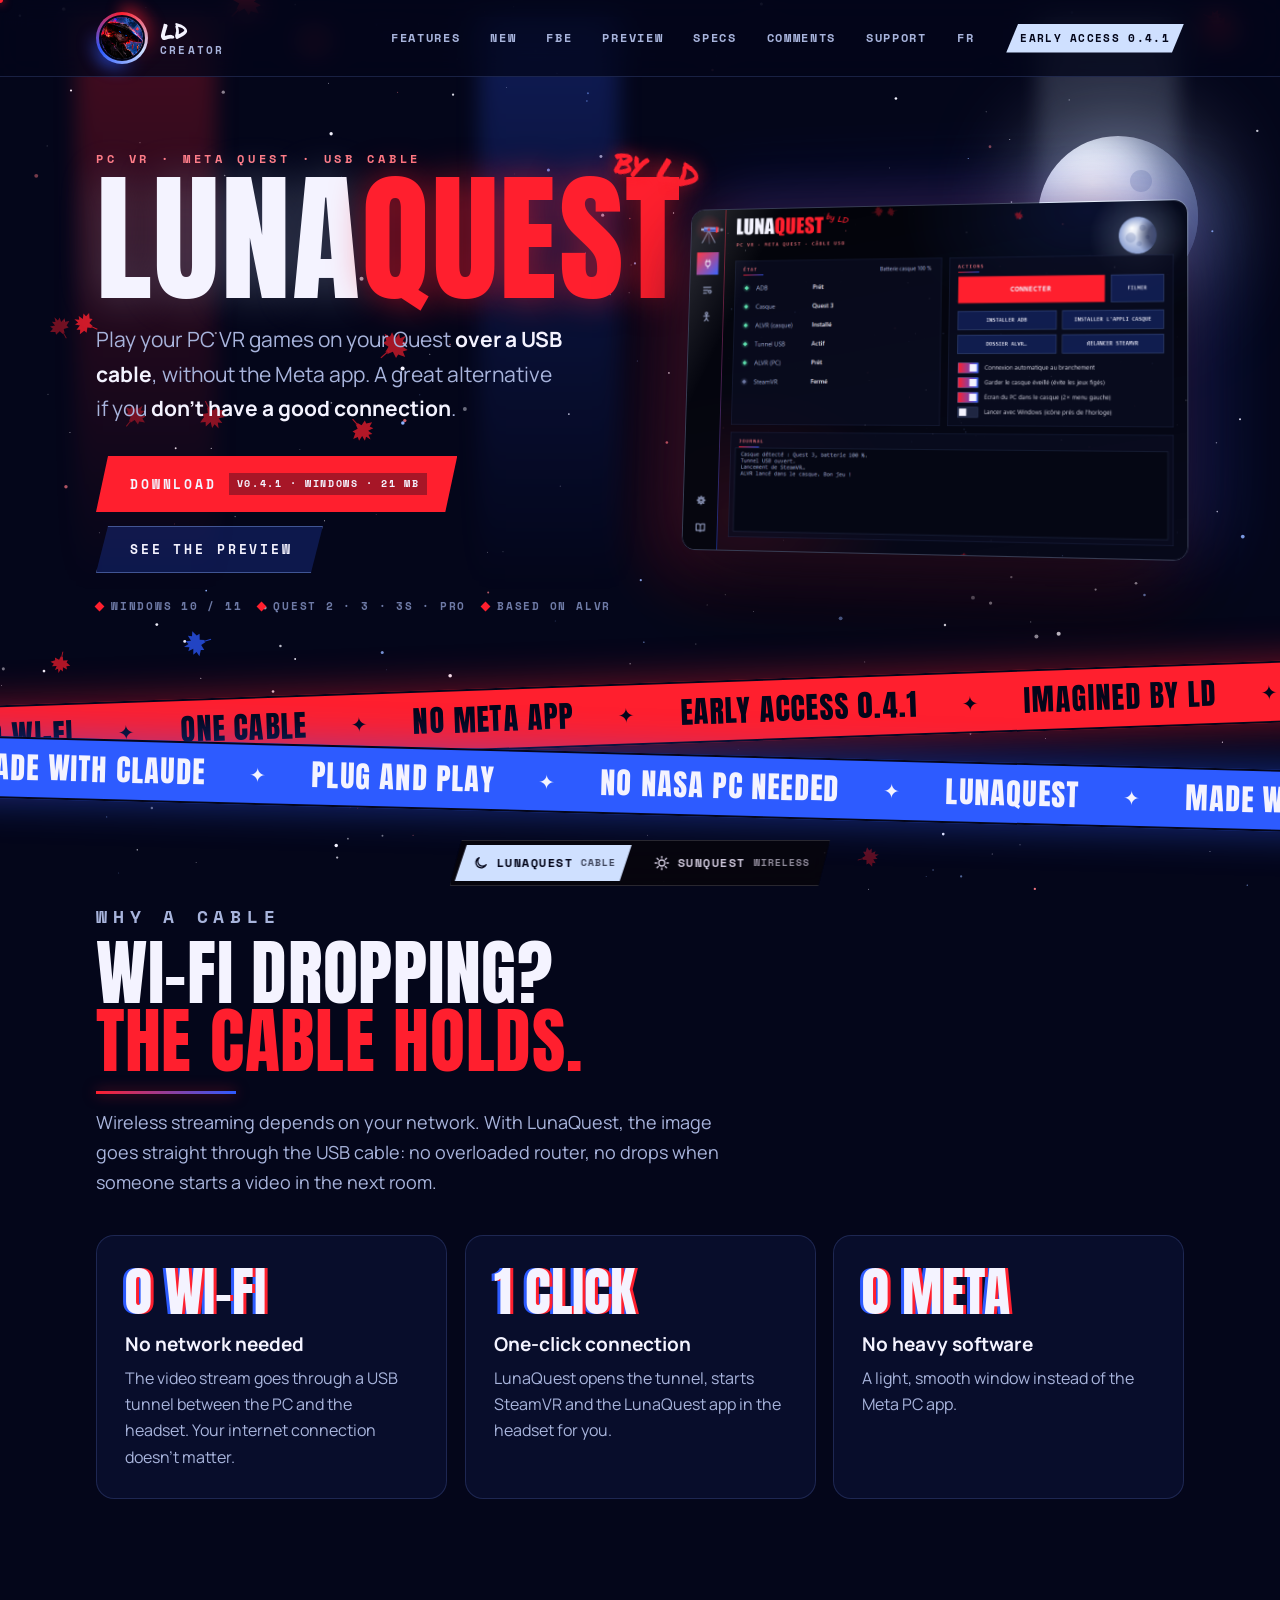
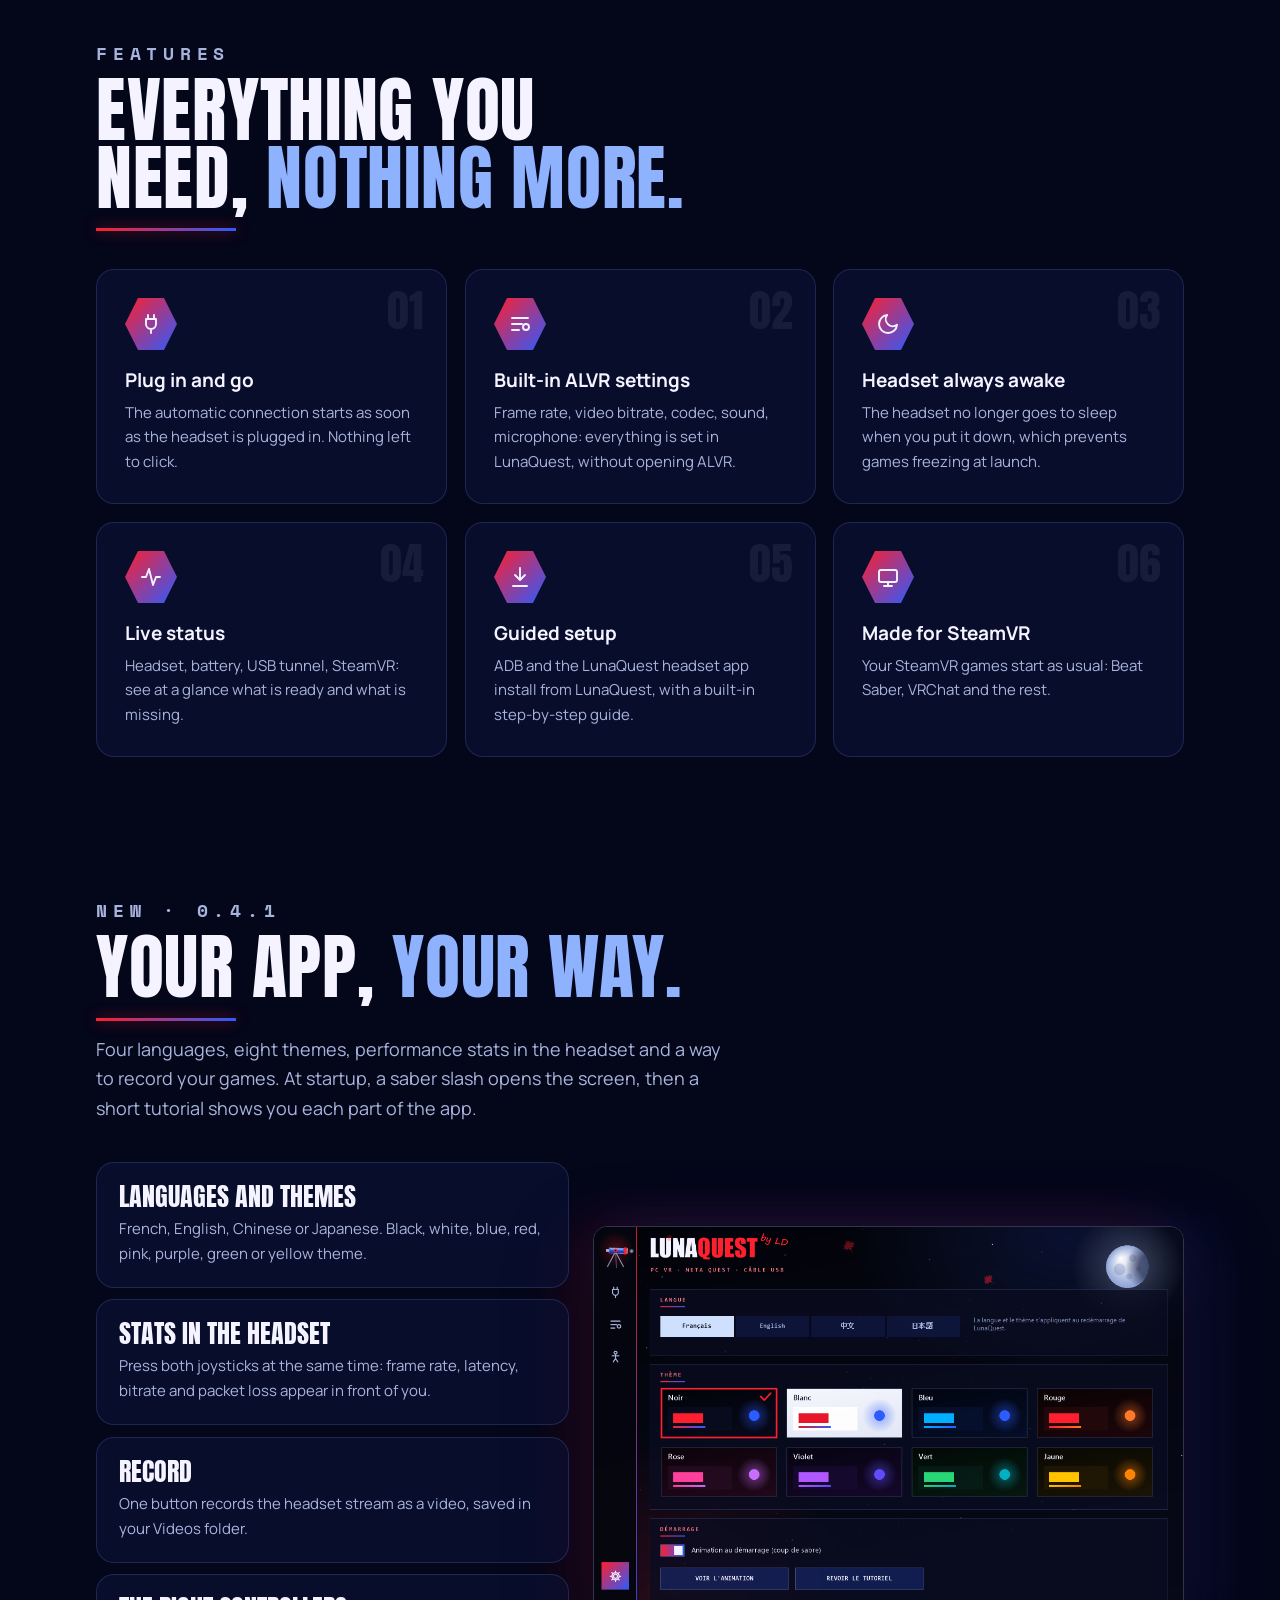
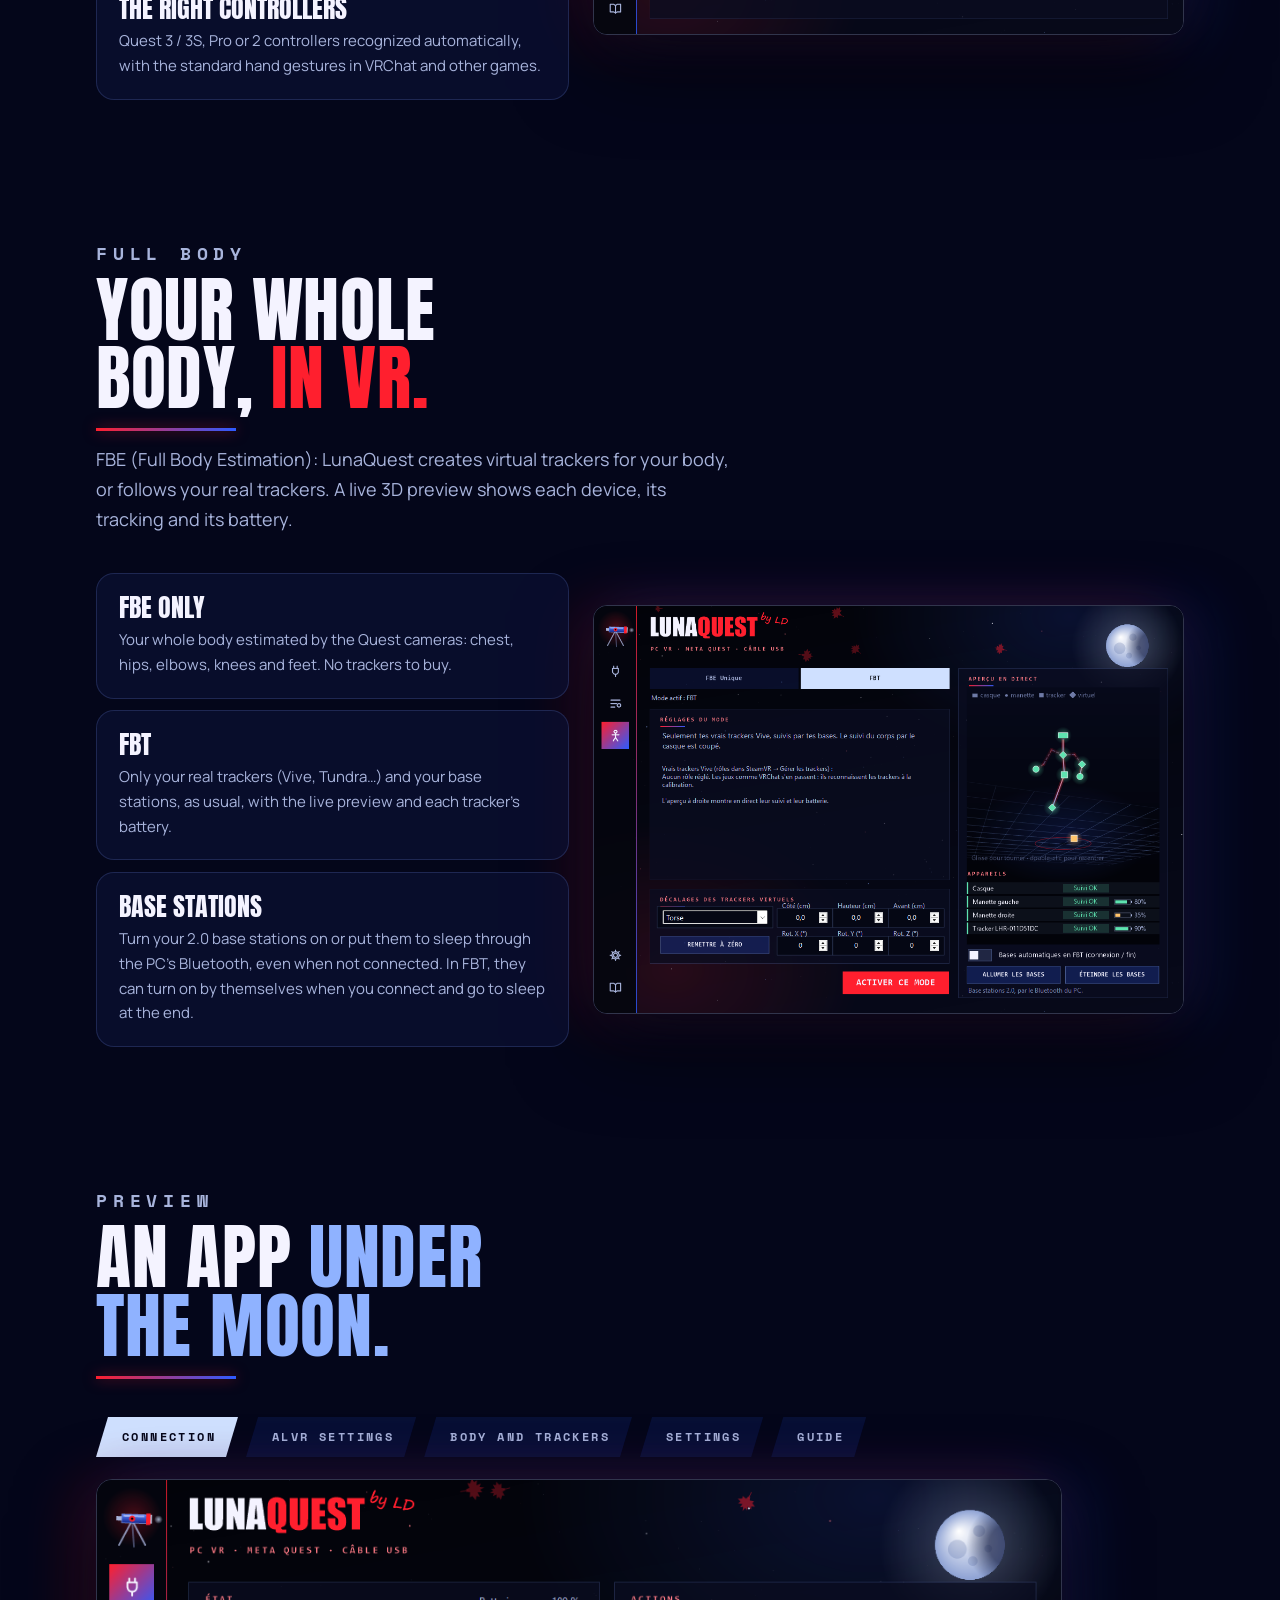
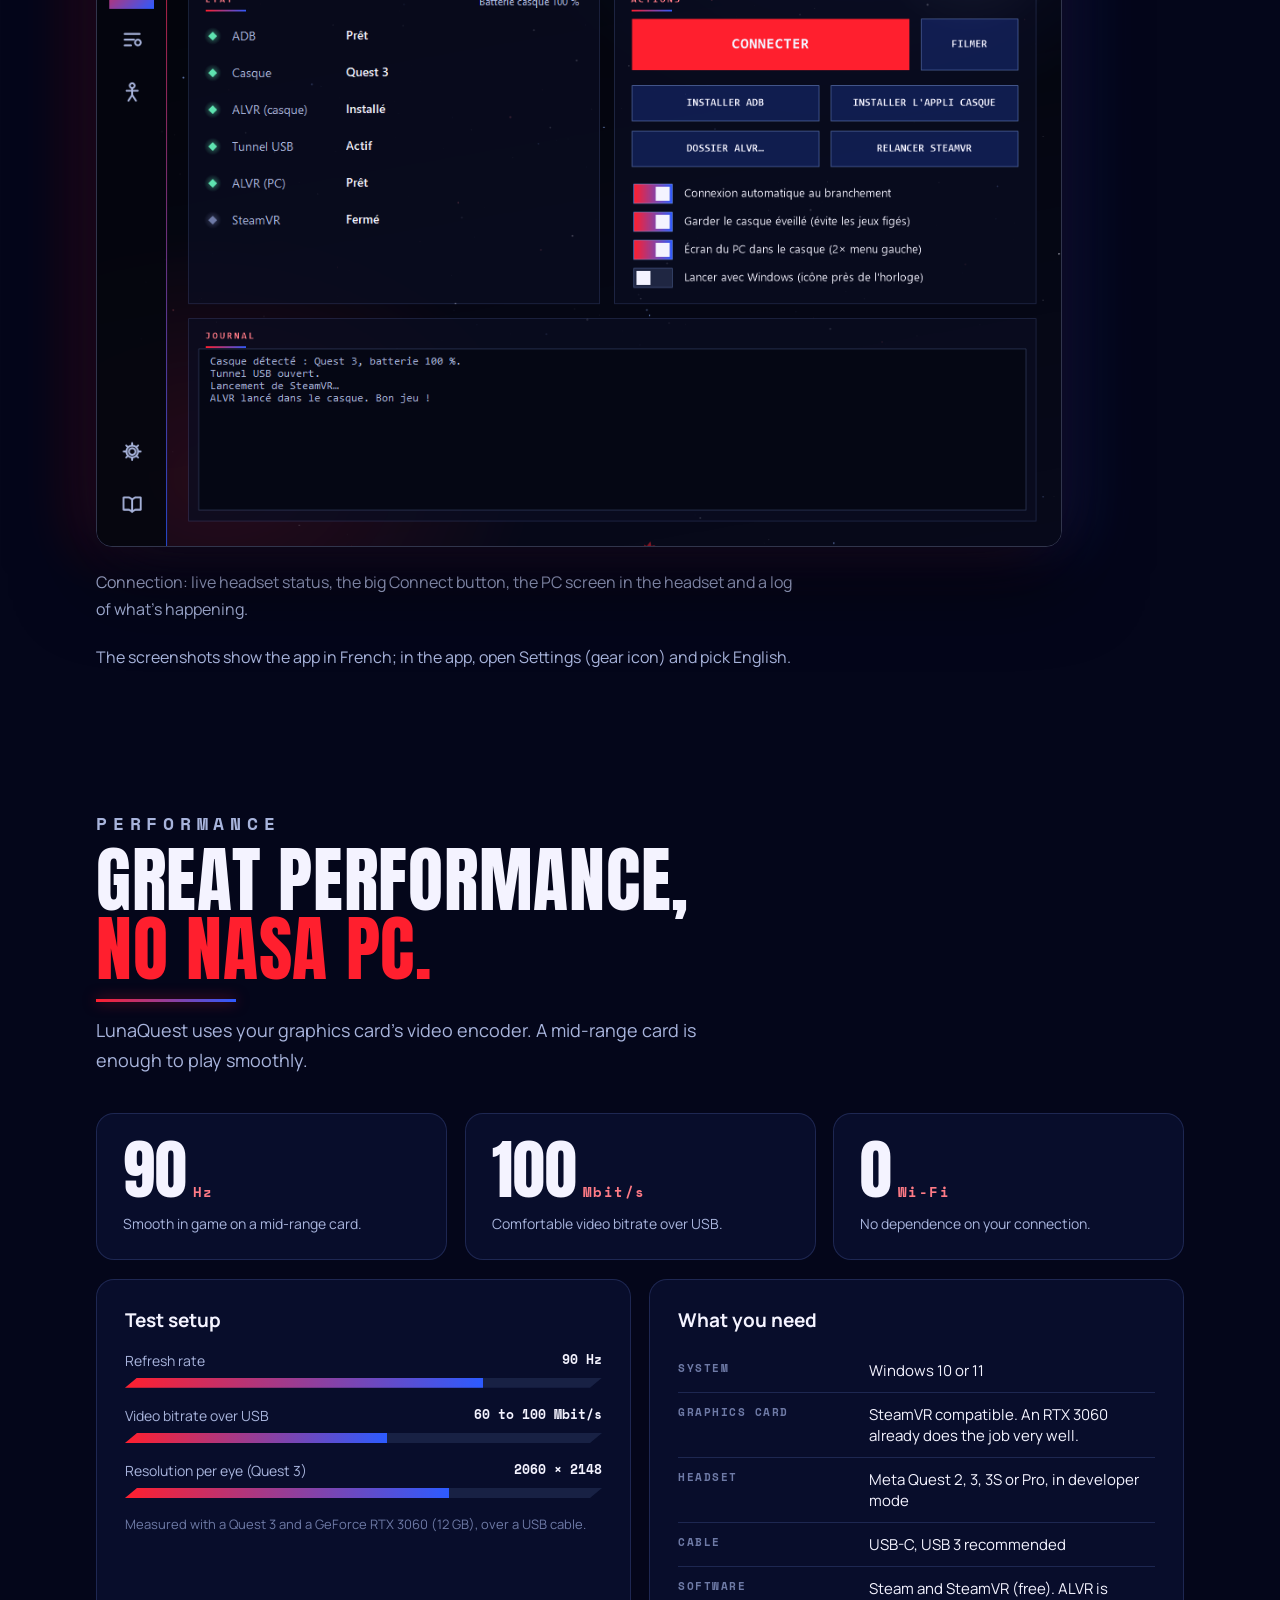
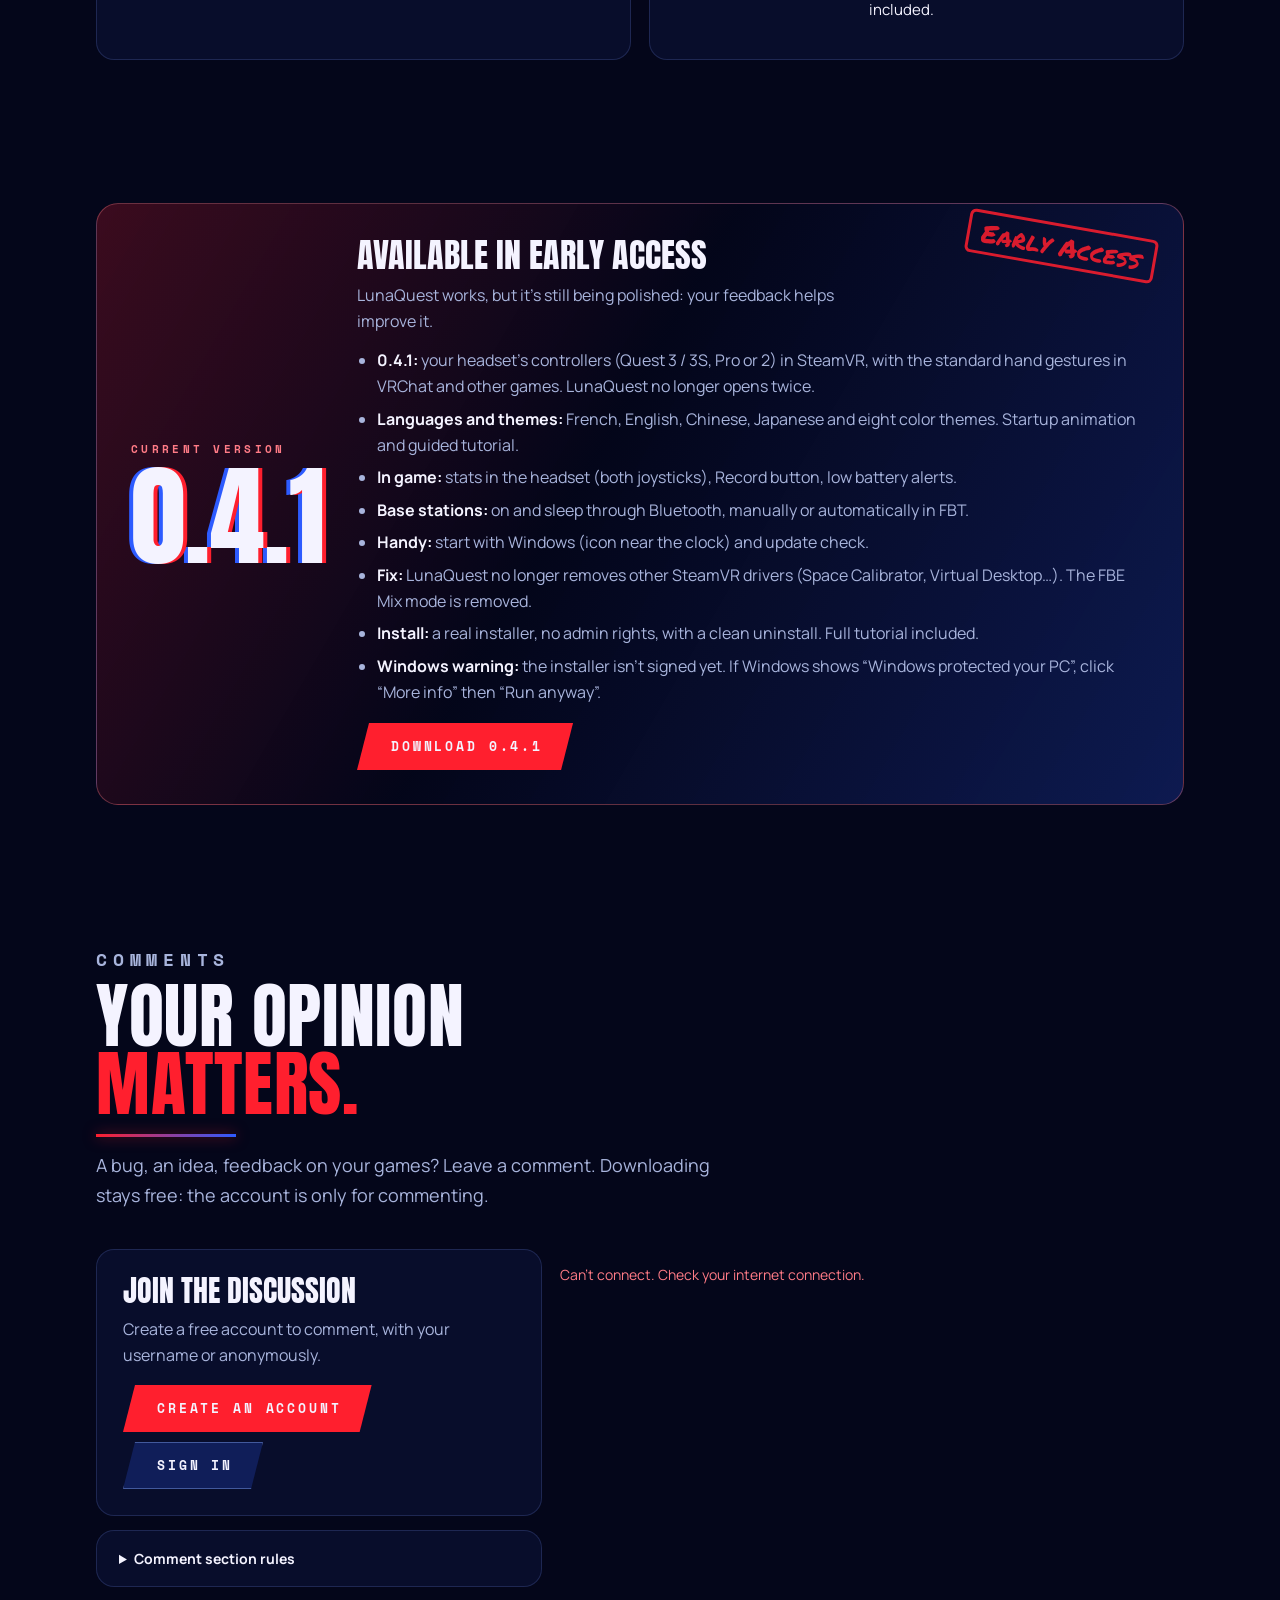
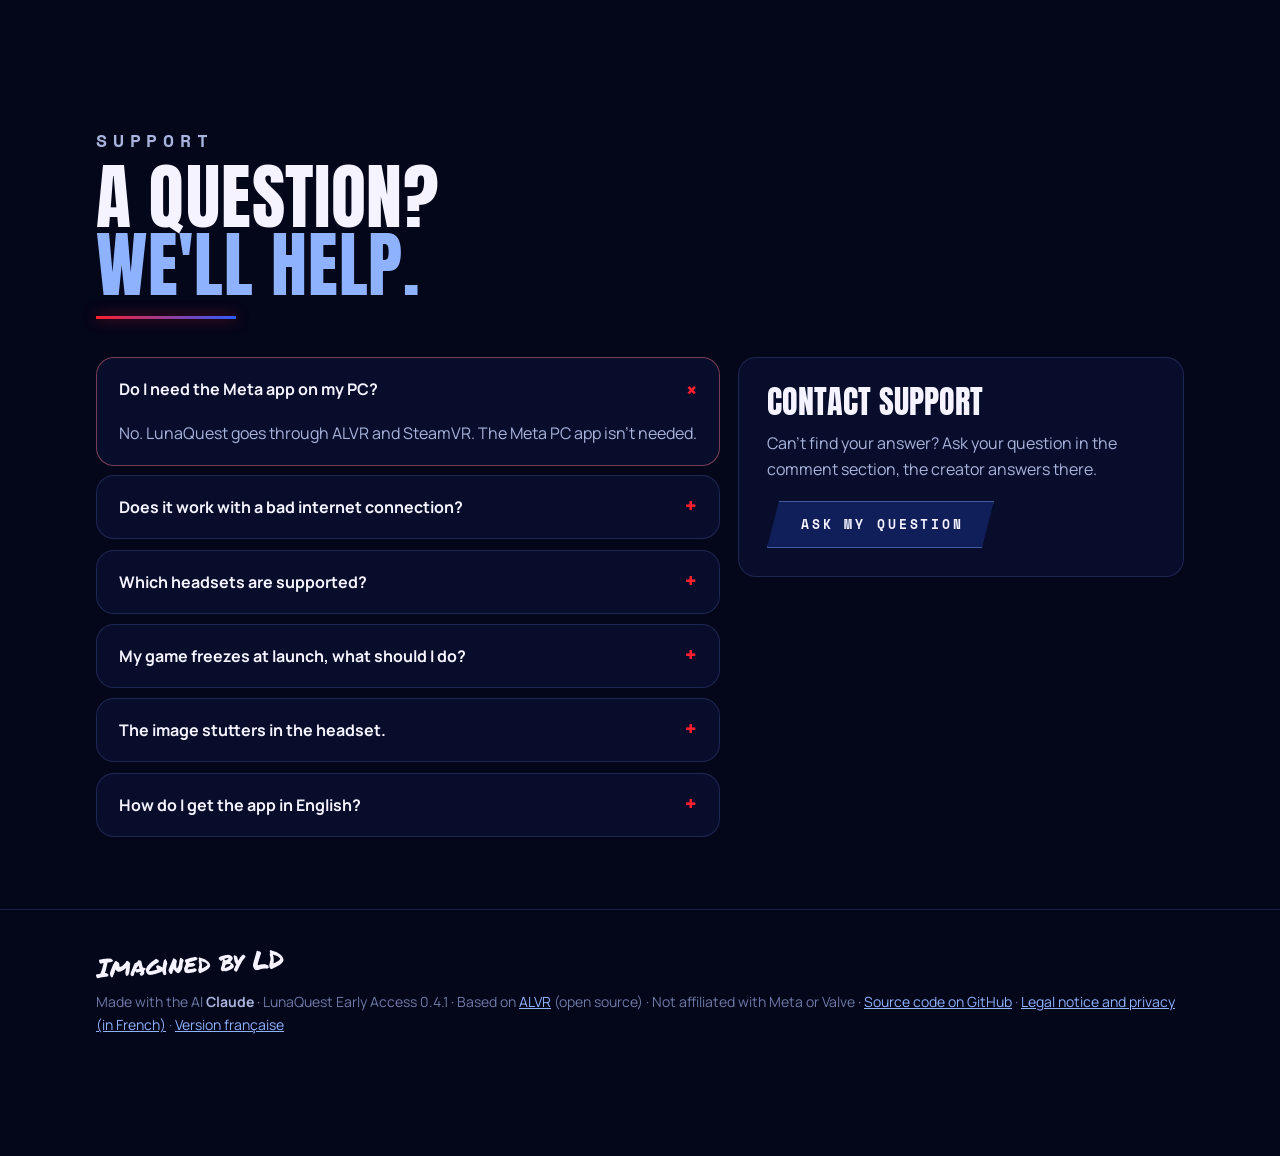
<file: site/en/index.html>
<html lang="en">
<title>LunaQuest – PC VR over USB for Meta Quest</title>
<meta name="description" content="LunaQuest: play your PC VR games on your Meta Quest over a USB cable, without the Meta app. Free, one-click connection, based on ALVR.">
<link rel="alternate" hreflang="fr" href="https://lunaquest-by-ld.netlify.app/">
<link rel="alternate" hreflang="en" href="https://lunaquest-by-ld.netlify.app/en/">
<meta name="viewport" content="width=device-width, initial-scale=1, viewport-fit=cover">
<meta name="claude:viewport-fit-sides" content="cover">
<link rel="stylesheet" href="../fonts/fonts.css">
<style>
  /* Layout : nuit de pleine lune façon affiche samouraï — rouge érable, bleu électrique, lumière de lune ; colonne de 1120px, une colonne sur mobile. */
  :root {
    color-scheme: dark;
    --night: #04061a;
    --ink: #07091f;
    --panel: rgba(12, 18, 54, 0.66);
    --line: rgba(130, 160, 255, 0.18);
    --red: #ff1f2e;
    --red-soft: #ff7b86;
    --blue: #2d5bff;
    --blue-soft: #8fb2ff;
    --moon: #cfe0ff;
    --paper: #f4f3ff;
    --muted: #a8b4dc;
    --faint: #6e7aa6;
    --font-display: "Anton", "Impact", "Arial Narrow", sans-serif;
    --font-body: "Manrope", "Segoe UI", system-ui, sans-serif;
    --font-mono: "Space Mono", Consolas, monospace;
    --font-tag: "Permanent Marker", "Segoe Print", cursive;
    --radius: 18px;
    --max: 1120px;
    --cut: polygon(12px 0, 100% 0, calc(100% - 12px) 100%, 0 100%);
  }
  * { box-sizing: border-box; }
  html { scroll-behavior: smooth; }
  body { margin: 0; background: var(--night); color: var(--paper); font: 16px/1.65 var(--font-body); overflow-x: hidden; }
  body::before { content: ""; position: fixed; inset: 0 0 auto; height: env(safe-area-inset-top, 0px); z-index: 60; background: var(--night); }
  @media (pointer: fine) { body.fx-cursor, body.fx-cursor a, body.fx-cursor button, body.fx-cursor summary, body.fx-cursor [tabindex] { cursor: crosshair; } }
  a { color: var(--blue-soft); }
  :focus-visible { outline: 2px solid var(--red-soft); outline-offset: 3px; }
  h1, h2, h3 { margin: 0; text-wrap: balance; }
  .wrap { position: relative; z-index: 2; max-width: var(--max); margin: 0 auto; padding-left: max(16px, env(safe-area-inset-left, 0px)); padding-right: max(16px, env(safe-area-inset-right, 0px)); }
  .eyebrow { font: 700 12px/1 var(--font-mono); letter-spacing: .32em; text-transform: uppercase; color: var(--red-soft); }

  /* ---------- Fond ---------- */
  #sky { position: fixed; inset: 0; width: 100%; height: 100%; z-index: 0; pointer-events: none; }
  .police { position: fixed; inset: 0; z-index: 1; pointer-events: none; mix-blend-mode: screen; }
  .police::before, .police::after { content: ""; position: absolute; inset: 0; opacity: 0; }
  .police::before { background: radial-gradient(ellipse at 0% 55%, rgba(255,31,46,.5), transparent 55%); }
  .police::after { background: radial-gradient(ellipse at 100% 55%, rgba(45,91,255,.55), transparent 55%); }
  body.siren .police::before { animation: sirenR .5s steps(2) infinite; }
  body.siren .police::after { animation: sirenB .5s steps(2) infinite; }
  @keyframes sirenR { 0% { opacity: .9; } 50% { opacity: 0; } }
  @keyframes sirenB { 0% { opacity: 0; } 50% { opacity: .9; } }
  .progress { position: fixed; top: env(safe-area-inset-top, 0px); left: 0; height: 3px; width: 100%; z-index: 70; transform-origin: 0 50%; transform: scaleX(0); background: linear-gradient(90deg, var(--red), var(--moon), var(--blue)); box-shadow: 0 0 12px var(--red); }

  /* Curseur : anneau qui suit la souris et grossit sur ce qui est cliquable. */
  .cursor { position: fixed; left: 0; top: 0; z-index: 80; pointer-events: none; width: 34px; height: 34px; margin: -17px 0 0 -17px; border-radius: 50%;
    border: 1.5px solid var(--moon); mix-blend-mode: screen; transition: width .2s, height .2s, margin .2s, border-color .2s, background .2s; display: none; }
  .cursor.on { width: 58px; height: 58px; margin: -29px 0 0 -29px; border-color: var(--red); background: rgba(255,31,46,.12); }
  .cursor-dot { position: fixed; left: 0; top: 0; z-index: 81; pointer-events: none; width: 6px; height: 6px; margin: -3px 0 0 -3px; border-radius: 50%; background: var(--red); box-shadow: 0 0 10px var(--red); display: none; }
  @media (pointer: fine) { body.fx-cursor .cursor, body.fx-cursor .cursor-dot { display: block; } }

  /* Glitch : séparation rouge / bleu, pilotée par le script. */
  .glitch { position: relative; display: inline-block; }
  .glitch::before, .glitch::after { content: attr(data-text); position: absolute; inset: 0; pointer-events: none; mix-blend-mode: screen; }
  .glitch::before { color: var(--red); transform: translate(var(--gx1, 0px), 0); clip-path: inset(var(--gc1, 100%) 0 var(--gc2, 0) 0); }
  .glitch::after { color: var(--blue); transform: translate(var(--gx2, 0px), 0); clip-path: inset(var(--gc3, 100%) 0 var(--gc4, 0) 0); }

  /* ---------- Barre du haut ---------- */
  .top { position: sticky; top: env(safe-area-inset-top, 0px); z-index: 50; backdrop-filter: blur(14px); background: rgba(4, 6, 26, .74); border-bottom: 1px solid var(--line); }
  .top .wrap { display: flex; align-items: center; gap: 20px; padding-block: 12px; }
  .creator { position: relative; display: flex; align-items: center; gap: 12px; }
  .avatar { position: relative; width: 52px; height: 52px; flex: none; border-radius: 50%; padding: 3px; isolation: isolate; }
  .avatar::before { content: ""; position: absolute; inset: 0; border-radius: 50%; z-index: -1;
    background: conic-gradient(from var(--spin, 0deg), var(--red), var(--moon), var(--blue), var(--red)); animation: ring 4s linear infinite; }
  .avatar::after { content: ""; position: absolute; inset: -6px; border-radius: 50%; z-index: -2; background: conic-gradient(from var(--spin, 0deg), var(--red), transparent 40%, var(--blue), transparent 80%); filter: blur(8px); opacity: .7; animation: ring 4s linear infinite; }
  @property --spin { syntax: "<angle>"; inherits: false; initial-value: 0deg; }
  @keyframes ring { to { --spin: 360deg; } }
  .avatar img { display: block; width: 100%; height: 100%; border-radius: 50%; object-fit: cover; border: 2px solid var(--night); transition: transform .35s cubic-bezier(.2,.9,.2,1), filter .35s; }
  .creator:hover .avatar img, .creator:focus-within .avatar img { transform: scale(1.12) rotate(-6deg); filter: saturate(1.3) contrast(1.1); }
  .creator .who { font: 700 11px/1.2 var(--font-mono); letter-spacing: .2em; text-transform: uppercase; color: var(--muted); }
  .creator .who b { display: block; font: 400 22px/1 var(--font-tag); letter-spacing: 0; color: var(--paper); text-transform: none; transform: rotate(-4deg); margin-bottom: 3px; }
  .creator-card { position: absolute; top: calc(100% + 14px); left: 0; width: min(380px, calc(100vw - 32px)); display: grid; grid-template-columns: 120px 1fr; gap: 16px;
    padding: 16px; border-radius: 18px; background: rgba(7, 10, 34, .97); border: 1px solid rgba(255,123,134,.35);
    box-shadow: 0 24px 60px rgba(0,0,0,.6), -10px 0 40px rgba(255,31,46,.18), 10px 0 40px rgba(45,91,255,.18);
    opacity: 0; visibility: hidden; transform: translateY(-8px) scale(.98); transform-origin: 30px 0; transition: opacity .25s, transform .3s cubic-bezier(.2,.9,.2,1), visibility .3s; }
  .creator:hover .creator-card, .creator:focus-within .creator-card { opacity: 1; visibility: visible; transform: none; }
  .portrait { position: relative; border-radius: 12px; overflow: hidden; aspect-ratio: 9 / 16; max-width: 100%; border: 1px solid var(--line); }
  .portrait img { position: absolute; inset: -8%; width: 116%; height: 116%; object-fit: cover; transform: translate(var(--px, 0px), var(--py, 0px)); transition: transform .2s ease-out; }
  .portrait::after { content: ""; position: absolute; inset: 0; background: linear-gradient(180deg, transparent 55%, rgba(4,6,26,.8)); }
  .creator-card h3 { font: 700 11px/1 var(--font-mono); letter-spacing: .3em; text-transform: uppercase; color: var(--red-soft); margin-bottom: 8px; }
  .creator-card .sig { font: 400 34px/1 var(--font-tag); color: var(--paper); transform: rotate(-5deg); display: inline-block; margin-bottom: 12px; text-shadow: 3px 0 var(--red), -3px 0 var(--blue); }
  .creator-card dl { margin: 0; display: grid; gap: 7px; font-size: 13.5px; }
  .creator-card dt { font: 700 10px/1 var(--font-mono); letter-spacing: .2em; text-transform: uppercase; color: var(--faint); }
  .creator-card dd { margin: 2px 0 0; color: var(--paper); }
  .nav { display: flex; gap: 6px; margin-left: auto; }
  .nav a { position: relative; color: var(--muted); text-decoration: none; font: 700 12px/1 var(--font-mono); letter-spacing: .14em; text-transform: uppercase; padding: 10px 12px; transition: color .2s; }
  .nav a::after { content: ""; position: absolute; left: 12px; right: 12px; bottom: 4px; height: 2px; background: linear-gradient(90deg, var(--red), var(--blue)); transform: scaleX(0); transform-origin: left; transition: transform .25s cubic-bezier(.2,.9,.2,1); }
  .nav a:hover { color: var(--paper); }
  .nav a:hover::after { transform: scaleX(1); }
  .pill { font: 700 11px/1 var(--font-mono); letter-spacing: .12em; text-transform: uppercase; padding: 9px 14px; color: var(--night); background: var(--moon); clip-path: var(--cut); white-space: nowrap; animation: pulse 1.6s steps(2) infinite; }
  @keyframes pulse { 50% { filter: brightness(1.25); } }

  /* ---------- Hero ---------- */
  .hero { position: relative; display: grid; grid-template-columns: 1.05fr 1fr; gap: 44px; align-items: center; padding-block: 64px 48px; }
  .beams { position: absolute; inset: -60px -10vw auto; height: 620px; pointer-events: none; mix-blend-mode: screen; opacity: .5; z-index: 0; overflow: hidden; }
  .beam { position: absolute; top: -40px; width: 140px; height: 760px; transform-origin: 50% 0; background: linear-gradient(180deg, var(--bc), transparent 80%); filter: blur(10px); }
  .b1 { left: 8%; --bc: rgba(255,31,46,.55); animation: sweep 6s ease-in-out infinite alternate; }
  .b2 { left: 38%; --bc: rgba(45,91,255,.55); animation: sweep 4.6s ease-in-out -2s infinite alternate-reverse; }
  .b3 { right: 10%; --bc: rgba(207,224,255,.4); animation: sweep 5.4s ease-in-out -1s infinite alternate; }
  @keyframes sweep { from { transform: rotate(-24deg); } to { transform: rotate(24deg); } }
  .hero > div:not(.beams) { position: relative; z-index: 1; min-width: 0; }
  .title { position: relative; display: inline-block; }
  .hero h1 { font: 400 clamp(64px, 11vw, 140px)/.88 var(--font-display); letter-spacing: .01em; text-transform: uppercase; color: var(--paper); text-shadow: 0 0 40px rgba(207,224,255,.25); }
  .hero h1 .q { color: var(--red); text-shadow: 0 0 34px rgba(255,31,46,.55); }
  .slash { position: absolute; left: -6%; right: -6%; top: 52%; height: 4px; background: linear-gradient(90deg, transparent, var(--paper), var(--red-soft), transparent); box-shadow: 0 0 18px var(--paper), 0 0 40px var(--red); transform: rotate(-9deg) scaleX(0); transform-origin: 0 50%; opacity: 0; pointer-events: none; }
  .title.cut .slash { animation: slash .42s cubic-bezier(.2,.9,.2,1) forwards; }
  @keyframes slash { 0% { transform: rotate(-9deg) scaleX(0); opacity: 1; } 50% { transform: rotate(-9deg) scaleX(1); opacity: 1; } 100% { transform: rotate(-9deg) scaleX(1); opacity: 0; } }
  .tag-ld { position: absolute; right: -18px; top: -26px; font: 400 34px/1 var(--font-tag); color: var(--red); transform: rotate(12deg); text-shadow: 0 0 18px rgba(255,31,46,.6); }
  .lead { font-size: clamp(18px, 2.2vw, 21px); color: var(--muted); max-width: 36ch; margin: 22px 0 30px; }
  .lead b { color: var(--paper); }
  .cta { display: flex; flex-wrap: wrap; gap: 14px; align-items: center; }
  .btn { position: relative; display: inline-flex; align-items: center; gap: 12px; padding: 17px 30px 17px 34px; font: 700 13px/1 var(--font-mono); letter-spacing: .22em; text-transform: uppercase; text-decoration: none; border: 0; clip-path: var(--cut); transition: transform .18s cubic-bezier(.2,.9,.2,1), background .2s, color .2s; will-change: transform; }
  .btn-soon { color: var(--paper); background: var(--red); cursor: not-allowed; }
  .btn-soon:hover { background: var(--paper); color: var(--night); }
  .btn-soon small { font: 700 10px/1 var(--font-mono); letter-spacing: .16em; padding: 6px 8px; background: rgba(4,6,26,.35); }
  .btn-dl { color: var(--paper); background: var(--red); box-shadow: 0 0 34px rgba(255,31,46,.35); }
  .btn-dl:hover { background: var(--paper); color: var(--night); }
  .btn-dl small { font: 700 10px/1 var(--font-mono); letter-spacing: .16em; padding: 6px 8px; background: rgba(4,6,26,.35); }
  .btn-ghost { color: var(--paper); background: rgba(45,91,255,.22); box-shadow: inset 0 0 0 1px rgba(143,178,255,.4); }
  .btn-ghost:hover { background: var(--blue); }
  .hero-meta { display: flex; flex-wrap: wrap; gap: 16px; margin-top: 26px; font: 700 11px/1.4 var(--font-mono); letter-spacing: .16em; text-transform: uppercase; color: var(--faint); }
  .hero-meta span { display: inline-flex; align-items: center; gap: 8px; }
  .hero-meta span::before { content: ""; width: 7px; height: 7px; background: var(--red); transform: rotate(45deg); }

  .stage { position: relative; perspective: 1400px; }
  .moon { position: absolute; width: 160px; height: 160px; right: -14px; top: -66px; border-radius: 50%; z-index: 0;
    background: radial-gradient(circle at 34% 30%, #fff, #c9d8f6 58%, #8ea2d4); box-shadow: 0 0 100px rgba(207,224,255,.6), inset -30px -14px 40px rgba(8,14,46,.55); animation: float 9s ease-in-out infinite; }
  .moon::before, .moon::after { content: ""; position: absolute; border-radius: 50%; background: rgba(70,90,150,.22); }
  .moon::before { width: 40px; height: 40px; left: 30px; top: 76px; }
  .moon::after { width: 22px; height: 22px; left: 92px; top: 34px; }
  @keyframes float { 50% { transform: translateY(-14px); } }
  .shot { position: relative; z-index: 1; margin: 0; border-radius: 14px; overflow: hidden; border: 1px solid rgba(207,224,255,.25);
    box-shadow: 0 40px 90px rgba(0,0,0,.65), -24px 18px 70px rgba(255,31,46,.28), 24px -10px 70px rgba(45,91,255,.3);
    transform: rotateY(-10deg) rotateX(5deg); transition: transform .45s ease-out; will-change: transform; }
  .shot img { display: block; width: 100%; height: auto; }
  .shot::after { content: ""; position: absolute; inset: 0; background: linear-gradient(115deg, transparent 35%, rgba(255,255,255,.14) 48%, transparent 60%); transform: translateX(var(--sheen, -60%)); transition: transform .45s ease-out; pointer-events: none; }

  /* ---------- Bandeau défilant ---------- */
  .marquee { position: relative; z-index: 2; overflow: hidden; background: var(--red); color: var(--night); transform: rotate(-2deg); margin: 20px -4vw; border-block: 2px solid var(--night); box-shadow: 0 0 40px rgba(255,31,46,.45); }
  .marquee.alt { background: var(--blue); color: var(--paper); transform: rotate(1.5deg); margin-top: -12px; box-shadow: 0 0 40px rgba(45,91,255,.45); }
  .track { display: flex; width: max-content; animation: marquee 22s linear infinite; }
  .marquee.alt .track { animation-direction: reverse; animation-duration: 28s; }
  .marquee:hover .track { animation-play-state: paused; }
  .track span { font: 400 30px/1 var(--font-display); text-transform: uppercase; letter-spacing: .04em; padding: 14px 22px; white-space: nowrap; }
  .track span::after { content: "✦"; margin-left: 44px; font-size: 20px; vertical-align: 4px; }
  @keyframes marquee { to { transform: translateX(-50%); } }

  /* ---------- Sections ---------- */
  section { padding-block: 72px; }
  .head { display: grid; gap: 14px; margin-bottom: 38px; max-width: 64ch; }
  .head h2 { position: relative; font: 400 clamp(40px, 6vw, 72px)/.95 var(--font-display); text-transform: uppercase; letter-spacing: .01em; }
  .head h2 .r { color: var(--red); }
  .head h2 .b { color: var(--blue-soft); }
  .head h2::after { content: ""; display: block; height: 3px; width: 140px; margin-top: 16px; background: linear-gradient(90deg, var(--red), var(--blue)); transform: scaleX(.25); transform-origin: left; transition: transform .7s cubic-bezier(.2,.9,.2,1); box-shadow: 0 0 14px rgba(255,31,46,.6); }
  .head.seen h2::after { transform: scaleX(1); }
  .head p { margin: 0; color: var(--muted); font-size: 18px; }

  /* Cartes interactives : inclinaison 3D, halo qui suit la souris, bordure rouge/bleu. */
  .tilt { position: relative; border-radius: var(--radius); background: var(--panel); border: 1px solid var(--line); transform-style: preserve-3d; transition: transform .25s ease-out, border-color .25s, box-shadow .25s; will-change: transform; }
  .tilt::before { content: ""; position: absolute; inset: 0; border-radius: inherit; pointer-events: none; opacity: 0; transition: opacity .25s;
    background: radial-gradient(360px circle at var(--mx, 50%) var(--my, 50%), rgba(255,31,46,.22), rgba(45,91,255,.12) 40%, transparent 65%); }
  .tilt::after { content: ""; position: absolute; inset: -1px; border-radius: inherit; padding: 1px; pointer-events: none; opacity: 0; transition: opacity .25s;
    background: radial-gradient(240px circle at var(--mx, 50%) var(--my, 50%), var(--red), var(--blue) 50%, transparent 75%);
    -webkit-mask: linear-gradient(#000 0 0) content-box, linear-gradient(#000 0 0); -webkit-mask-composite: xor; mask-composite: exclude; }
  .tilt:hover { box-shadow: 0 24px 60px rgba(0,0,0,.45); }
  .tilt:hover::before, .tilt:hover::after { opacity: 1; }
  .tilt > * { position: relative; }

  .why { display: grid; grid-template-columns: repeat(3, 1fr); gap: 18px; }
  .why article { padding: 28px; }
  .why .big { font: 400 54px/1 var(--font-display); text-transform: uppercase; color: var(--paper); text-shadow: 3px 0 var(--red), -3px 0 var(--blue); transition: text-shadow .2s steps(2); }
  .why article:hover .big { text-shadow: 6px 0 var(--red), -6px 0 var(--blue); }
  .why h3 { font: 700 19px/1.3 var(--font-body); margin: 14px 0 8px; }
  .why p { margin: 0; color: var(--muted); }

  .features { display: grid; grid-template-columns: repeat(3, 1fr); gap: 18px; }
  .feature { padding: 28px; }
  .icon { width: 52px; height: 52px; display: grid; place-items: center; clip-path: polygon(25% 0, 75% 0, 100% 50%, 75% 100%, 25% 100%, 0 50%); background: linear-gradient(135deg, var(--red), var(--blue)); transition: transform .4s cubic-bezier(.2,.9,.2,1); }
  .feature:hover .icon { transform: rotate(60deg) scale(1.08); }
  .icon svg { width: 24px; height: 24px; fill: none; stroke: var(--paper); stroke-width: 1.9; stroke-linecap: round; stroke-linejoin: round; transition: transform .4s cubic-bezier(.2,.9,.2,1); }
  .feature:hover .icon svg { transform: rotate(-60deg); }
  .feature h3 { font: 700 19px/1.3 var(--font-body); margin: 18px 0 8px; }
  .feature p { margin: 0; color: var(--muted); font-size: 15px; }
  .feature .num { position: absolute; right: 22px; top: 18px; font: 400 44px/1 var(--font-display); color: rgba(207,224,255,.07); transition: color .3s; }
  .feature:hover .num { color: rgba(255,31,46,.35); }

  .preview { display: grid; gap: 22px; }
  .tabs { display: flex; flex-wrap: wrap; gap: 8px; }
  .tabs button { font: 700 12px/1 var(--font-mono); letter-spacing: .2em; text-transform: uppercase; color: var(--muted); background: rgba(45,91,255,.12); border: 0; padding: 14px 22px 14px 26px; clip-path: var(--cut); transition: background .2s, color .2s, transform .15s; }
  .tabs button:hover { color: var(--paper); background: rgba(45,91,255,.32); transform: translateY(-2px); }
  .tabs button[aria-selected="true"] { color: var(--night); background: var(--moon); }
  .viewer { position: relative; overflow: hidden; border-radius: 16px; max-width: 966px; border: 1px solid rgba(207,224,255,.22); box-shadow: 0 30px 80px rgba(0,0,0,.6), -20px 0 60px rgba(255,31,46,.16), 20px 0 60px rgba(45,91,255,.18); }
  .viewer img { display: block; width: 100%; height: auto; }
  .viewer.glitching img { animation: tear .32s steps(4); }
  @keyframes tear {
    0% { clip-path: inset(10% 0 60% 0); transform: translateX(-14px); filter: hue-rotate(90deg); }
    33% { clip-path: inset(50% 0 20% 0); transform: translateX(12px); }
    66% { clip-path: inset(30% 0 40% 0); transform: translateX(-6px); filter: none; }
    100% { clip-path: inset(0); transform: none; }
  }
  .caption { color: var(--muted); margin: 0; max-width: 70ch; }

  .stats { display: grid; grid-template-columns: repeat(3, 1fr); gap: 18px; margin-bottom: 18px; }
  .stat { padding: 24px 26px; }
  .stat .val { font: 400 clamp(46px, 6vw, 64px)/1 var(--font-display); color: var(--paper); font-variant-numeric: tabular-nums; }
  .stat .val small { font: 700 14px/1 var(--font-mono); letter-spacing: .1em; color: var(--red-soft); margin-left: 6px; }
  .stat p { margin: 10px 0 0; color: var(--muted); font-size: 14px; }
  .perf { display: grid; grid-template-columns: 1fr 1fr; gap: 18px; }
  .panel { padding: 28px; min-width: 0; }
  .panel h3 { font: 700 19px/1.3 var(--font-body); margin-bottom: 16px; }
  .spec { width: 100%; border-collapse: collapse; font-size: 15px; }
  .spec td { padding: 11px 0; border-top: 1px solid var(--line); vertical-align: top; }
  .spec tr:first-child td { border-top: 0; }
  .spec td:first-child { font: 700 11px/1.6 var(--font-mono); letter-spacing: .14em; text-transform: uppercase; color: var(--faint); width: 40%; padding-right: 12px; }
  .note { font-size: 13px; color: var(--faint); margin: 16px 0 0; }
  .bars { display: grid; gap: 16px; }
  .bars .row { display: flex; justify-content: space-between; font-size: 14px; color: var(--muted); margin-bottom: 6px; }
  .bars .row b { font: 700 13px/1.6 var(--font-mono); color: var(--paper); }
  .bar { height: 10px; background: rgba(143,178,255,.12); overflow: hidden; clip-path: var(--cut); }
  .bar i { display: block; height: 100%; background: linear-gradient(90deg, var(--red), var(--blue)); transform-origin: left; transition: transform 1.2s cubic-bezier(.2,.9,.2,1); }
  .bars:not(.seen) .bar i { transform: scaleX(.15); }

  .release { position: relative; overflow: hidden; display: grid; grid-template-columns: auto 1fr; gap: 32px; align-items: center; padding: 34px; border-radius: 22px;
    background: linear-gradient(120deg, rgba(255,31,46,.22), rgba(4,6,26,.6) 45%, rgba(45,91,255,.24)); border: 1px solid rgba(255,123,134,.35); }
  .version { font: 400 clamp(64px, 10vw, 110px)/.9 var(--font-display); color: var(--paper); text-shadow: 4px 0 var(--red), -4px 0 var(--blue); }
  .version small { display: block; font: 700 11px/1.4 var(--font-mono); letter-spacing: .3em; text-transform: uppercase; color: var(--red-soft); text-shadow: none; margin-bottom: 10px; }
  .stamp { position: absolute; right: 26px; top: 20px; font: 400 26px/1 var(--font-tag); color: var(--red); transform: rotate(10deg); border: 3px solid var(--red); padding: 6px 12px; border-radius: 6px; opacity: .85; }
  .release h2 { font: 400 34px/1 var(--font-display); text-transform: uppercase; margin-bottom: 10px; }
  .release p { margin: 0 0 12px; color: var(--muted); max-width: 52ch; }
  .release ul { margin: 0; padding-left: 20px; color: var(--muted); }
  .release li b { color: var(--paper); }
  .release li { margin-bottom: 6px; }
  .release .dl-row { margin: 18px 0 0; }

  /* ---------- FBE ---------- */
  .fbe { display: grid; grid-template-columns: minmax(0, 1fr) minmax(0, 1.25fr); gap: 24px; align-items: center; }
  .fbe-modes { display: grid; gap: 12px; }
  .fbe-mode { padding: 20px 22px; }
  .fbe-mode h3 { font: 400 26px/1 var(--font-display); text-transform: uppercase; margin-bottom: 8px; display: flex; align-items: center; gap: 10px; }
  .fbe-mode p { margin: 0; color: var(--muted); font-size: 15px; }
  .beta { font: 700 10px/1 var(--font-mono); letter-spacing: .14em; text-transform: uppercase; padding: 5px 9px 5px 10px; color: var(--night); background: var(--red-soft); clip-path: var(--cut); }
  .fbe-shot { margin: 0; border-radius: 14px; overflow: hidden; border: 1px solid rgba(207,224,255,.22); box-shadow: 0 30px 80px rgba(0,0,0,.6), -20px 0 60px rgba(255,31,46,.16), 20px 0 60px rgba(45,91,255,.18); }
  .fbe-shot img { display: block; width: 100%; height: auto; }
  @media (max-width: 920px) { .fbe { grid-template-columns: 1fr; } }

  .support { display: grid; grid-template-columns: 1.4fr 1fr; gap: 18px; align-items: start; }
  .faq { display: grid; gap: 10px; }
  .faq details { padding: 0 22px; }
  .faq details[open] { border-color: rgba(255,123,134,.45); }
  .faq summary { cursor: pointer; list-style: none; padding: 18px 0; font-weight: 700; display: flex; justify-content: space-between; gap: 16px; transition: color .2s; }
  .faq summary:hover { color: var(--red-soft); }
  .faq summary::-webkit-details-marker { display: none; }
  .faq summary::after { content: "+"; font: 700 22px/1 var(--font-mono); color: var(--red); transition: transform .3s cubic-bezier(.2,.9,.2,1); }
  .faq details[open] summary::after { transform: rotate(135deg); }
  .faq p { margin: 0 0 18px; color: var(--muted); }
  .contact { padding: 28px; position: sticky; top: 100px; }
  .contact h3 { font: 400 32px/1 var(--font-display); text-transform: uppercase; margin-bottom: 12px; }
  .contact p { color: var(--muted); margin: 0 0 18px; }
  .soon-tag { display: inline-block; font: 700 11px/1 var(--font-mono); letter-spacing: .2em; text-transform: uppercase; padding: 10px 14px 10px 16px; color: var(--night); background: var(--red-soft); clip-path: var(--cut); animation: pulse 1.6s steps(2) infinite; }

  /* ---------- Espace commentaires ---------- */
  [hidden] { display: none !important; }
  .sr-only { position: absolute; width: 1px; height: 1px; overflow: hidden; clip: rect(0 0 0 0); white-space: nowrap; }
  .avis { display: grid; grid-template-columns: minmax(0, 1fr) minmax(0, 1.4fr); gap: 18px; align-items: start; }
  .avis-side { display: grid; gap: 14px; position: sticky; top: 100px; }
  .avis-box { padding: 26px; }
  .avis-box h3 { font: 400 30px/1 var(--font-display); text-transform: uppercase; margin-bottom: 10px; }
  .avis-box p { color: var(--muted); margin: 0 0 16px; }
  .avis-btns { display: flex; flex-wrap: wrap; gap: 10px; align-items: center; }
  .avis-btns.small { margin-top: 14px; gap: 18px; }
  .avis-who { font-size: 14px; }
  .avis-who b { color: var(--paper); }
  .avis textarea, .auth input[type=email], .auth input[type=password], .auth input[type=text] {
    width: 100%; font: 15px/1.5 var(--font-body); color: var(--paper); background: rgba(4,6,26,.6); border: 1px solid var(--line); border-radius: 10px; padding: 12px 14px; }
  .avis textarea { resize: vertical; min-height: 120px; }
  .avis textarea:focus, .auth input:focus { outline: 2px solid var(--red-soft); outline-offset: 1px; border-color: transparent; }
  .avis-row { display: flex; justify-content: space-between; align-items: center; gap: 12px; margin: 10px 0 4px; flex-wrap: wrap; }
  .check { display: inline-flex; gap: 8px; align-items: center; font-size: 14px; color: var(--paper); cursor: pointer; }
  .check input { accent-color: var(--red); width: 16px; height: 16px; }
  .avis-count { font: 700 11px/1 var(--font-mono); color: var(--faint); }
  .avis-hint { font-size: 12.5px; color: var(--faint) !important; margin: 0 0 14px !important; }
  .avis-rules { padding: 0 22px; }
  .avis-rules summary { cursor: pointer; padding: 16px 0; font-weight: 700; font-size: 14px; }
  .avis-rules ul { margin: 0 0 16px; padding-left: 18px; color: var(--muted); font-size: 14px; }
  .avis-offline { color: var(--muted); padding: 22px 26px; border: 1px dashed var(--line); border-radius: var(--radius); }
  .comments { list-style: none; margin: 0 0 14px; padding: 0; display: grid; gap: 10px; }
  .comment { padding: 18px 22px; }
  .comment-head { display: flex; flex-wrap: wrap; align-items: center; gap: 10px; margin-bottom: 6px; }
  .comment-author { color: var(--paper); }
  .comment-author.anon { color: var(--muted); font-style: italic; }
  .badge { font: 700 10px/1 var(--font-mono); letter-spacing: .14em; text-transform: uppercase; padding: 5px 8px; color: var(--night); background: var(--red-soft); clip-path: var(--cut); }
  .comment-date { font: 700 11px/1 var(--font-mono); color: var(--faint); margin-left: auto; }
  .comment-body { margin: 0; color: var(--muted); white-space: pre-wrap; overflow-wrap: anywhere; }
  .comment-actions { margin-top: 8px; display: flex; gap: 16px; }
  .link-btn { font: 700 11px/1 var(--font-mono); letter-spacing: .12em; text-transform: uppercase; color: var(--blue-soft); background: none; border: 0; padding: 4px 0; cursor: pointer; text-decoration: none; }
  .link-btn:hover { color: var(--paper); }
  .link-btn:disabled { color: var(--faint); cursor: default; }
  .avis-empty { color: var(--muted); }
  .form-msg { font-size: 14px; margin: 10px 0 0; min-height: 1em; color: var(--muted); }
  .form-msg:empty { display: none; }
  .form-msg.error { color: var(--red-soft); }
  .form-msg.ok { color: #7ee0b8; }

  /* Fenêtre compte */
  .auth { width: min(440px, calc(100vw - 32px)); padding: 0; border: 1px solid rgba(255,123,134,.35); border-radius: 20px; color: var(--paper);
    background: rgba(7, 10, 34, .98); box-shadow: 0 30px 80px rgba(0,0,0,.7), -14px 0 50px rgba(255,31,46,.2), 14px 0 50px rgba(45,91,255,.2); }
  .auth::backdrop { background: rgba(2, 3, 14, .72); backdrop-filter: blur(4px); }
  .auth form, .auth .panel-body { padding: 28px; display: grid; gap: 12px; }
  .auth h3 { font: 400 32px/1 var(--font-display); text-transform: uppercase; margin: 0 0 4px; }
  .auth label { font: 700 11px/1.4 var(--font-mono); letter-spacing: .14em; text-transform: uppercase; color: var(--faint); display: grid; gap: 6px; }
  .auth .check { font: 14px/1.4 var(--font-body); letter-spacing: 0; text-transform: none; color: var(--muted); display: flex; align-items: flex-start; }
  .auth .btn { justify-content: center; }
  .auth .alt { font-size: 14px; color: var(--muted); margin: 0; }
  .auth .x { position: absolute; right: 14px; top: 12px; background: none; border: 0; color: var(--muted); font-size: 26px; cursor: pointer; line-height: 1; }
  .auth .x:hover { color: var(--paper); }
  .auth .danger { color: var(--red-soft); }

  @media (max-width: 920px) { .avis { grid-template-columns: 1fr; } .avis-side { position: static; } }

  footer { position: relative; z-index: 2; padding-block: 40px 56px; border-top: 1px solid var(--line); color: var(--faint); font-size: 14px; }
  footer .wrap { display: flex; flex-wrap: wrap; justify-content: space-between; gap: 14px; align-items: center; }
  footer b { color: var(--muted); }
  footer .tagline { font: 400 26px/1 var(--font-tag); color: var(--paper); transform: rotate(-3deg); display: inline-block; }

  /* ---------- Easter egg : la vidéo prend la place du grand portrait ---------- */
  .portrait video { position: absolute; inset: 0; width: 100%; height: 100%; object-fit: cover; background: #000; opacity: 0; pointer-events: none; transition: opacity .2s; z-index: 1; }
  .portrait.playing video { opacity: 1; }
  .portrait.playing img { opacity: 0; }
  .portrait.playing::after { z-index: 2; }
  .creator.egg .creator-card { opacity: 1; visibility: visible; transform: none; }

  /* ---------- Responsive ---------- */
  @media (max-width: 920px) {
    .hero, .perf, .support { grid-template-columns: 1fr; }
    .features, .why, .stats { grid-template-columns: 1fr 1fr; }
    .contact { position: static; }
    .shot { transform: none; }
  }
  @media (max-width: 640px) {
    .nav { display: none; }
    .pill { margin-left: auto; }
    .creator .who { display: none; }
    .features, .why, .stats { grid-template-columns: 1fr; }
    .release { grid-template-columns: 1fr; }
    .stamp { font-size: 18px; }
    .moon { width: 100px; height: 100px; top: -36px; right: -4px; }
    .tag-ld { right: -4px; }
    .track span { font-size: 22px; }
    section { padding-block: 48px; }
  }
  @media (prefers-reduced-motion: reduce) {
    *, *::before, *::after { animation: none !important; transition: none !important; scroll-behavior: auto !important; }
  }

  /* ---------- Passer de LunaQuest (câble) à SunQuest (sans fil), en bas de l'écran ---------- */
  body { padding-bottom: 64px; }
  .switch { position: fixed; left: 50%; bottom: max(14px, env(safe-area-inset-bottom, 0px)); transform: translateX(-50%); z-index: 75; display: flex; gap: 4px; padding: 4px;
    background: rgba(8, 6, 12, .82); backdrop-filter: blur(12px); border: 1px solid rgba(255,255,255,.14); clip-path: var(--cut); box-shadow: 0 12px 40px rgba(0,0,0,.5); }
  .switch a { display: inline-flex; align-items: center; gap: 8px; padding: 10px 16px 10px 18px; font: 700 12px/1 var(--font-mono); letter-spacing: .12em; text-transform: uppercase;
    color: #c9c3d6; text-decoration: none; clip-path: var(--cut); white-space: nowrap; transition: background .2s, color .2s; }
  .switch a small { font: 700 10px/1 var(--font-mono); letter-spacing: .1em; opacity: .7; }
  .switch svg { width: 16px; height: 16px; flex: none; fill: none; stroke: currentColor; stroke-width: 2; stroke-linecap: round; stroke-linejoin: round; }
  .switch .sw-luna:hover { color: #f4f3ff; background: rgba(45,91,255,.35); }
  .switch .sw-sun:hover { color: #fff7ee; background: rgba(255,116,22,.35); }
  .switch .sw-luna[aria-current="page"] { color: #04061a; background: #cfe0ff; }
  .switch .sw-sun[aria-current="page"] { color: #1c0c02; background: #ffbe14; }
  @media (max-width: 420px) { .switch a small { display: none; } .switch a { padding: 10px 12px 10px 14px; } }
</style>

<canvas id="sky" aria-hidden="true"></canvas>
<div class="police" aria-hidden="true"></div>
<div class="progress" id="progress" aria-hidden="true"></div>
<div class="cursor" id="cursor" aria-hidden="true"></div>
<div class="cursor-dot" id="cursor-dot" aria-hidden="true"></div>

<header class="top">
  <div class="wrap">
    <div class="creator" id="creator" tabindex="0" aria-describedby="creator-info">
      <div class="avatar"><img src="../img/createur-avatar.jpg" width="320" height="320" alt="Photo of LD, creator of LunaQuest"></div>
      <div class="who"><b>LD</b>Creator</div>
      <div class="creator-card" id="creator-info" role="tooltip">
        <div class="portrait" id="portrait"><img id="portrait-img" src="../img/createur-portrait.jpg" width="720" height="1280" alt=""><video id="egg-video" src="../media/hehe.mp4" playsinline preload="auto" aria-hidden="true"></video></div>
        <div>
          <h3>Creator info</h3>
          <span class="sig">LD</span>
          <dl>
            <div><dt>Idea</dt><dd>Imagined by LD</dd></div>
            <div><dt>Made with</dt><dd>Developed with the AI Claude</dd></div>
            <div><dt>Version</dt><dd>Early Access 0.4.1</dd></div>
          </dl>
        </div>
      </div>
    </div>
    <nav class="nav" aria-label="Sections">
      <a href="#features">Features</a>
      <a href="#whats-new">New</a>
      <a href="#fbe">FBE</a>
      <a href="#preview">Preview</a>
      <a href="#performance">Specs</a>
      <a href="#comments">Comments</a>
      <a href="#support">Support</a>
      <a href="../" hreflang="fr" lang="fr" title="Version française">FR</a>
    </nav>
    <span class="pill">Early Access 0.4.1</span>
  </div>
</header>

<nav class="switch" aria-label="Choose the version">
  <a class="sw-luna" href="./" aria-current="page" title="LunaQuest: over a USB cable"><svg viewBox="0 0 24 24" aria-hidden="true"><path d="M20 14.5A8 8 0 1 1 9.5 4a6.5 6.5 0 0 0 10.5 10.5Z"/></svg>LunaQuest <small>cable</small></a>
  <a class="sw-sun" href="../sunquest/en/" title="SunQuest: wireless"><svg viewBox="0 0 24 24" aria-hidden="true"><circle cx="12" cy="12" r="4.5"/><path d="M12 2v2.5M12 19.5V22M2 12h2.5M19.5 12H22M4.9 4.9l1.8 1.8M17.3 17.3l1.8 1.8M19.1 4.9l-1.8 1.8M6.7 17.3l-1.8 1.8"/></svg>SunQuest <small>wireless</small></a>
</nav>

<main>
  <div class="wrap">
    <section class="hero" aria-labelledby="titre">
      <div class="beams" aria-hidden="true"><div class="beam b1"></div><div class="beam b2"></div><div class="beam b3"></div></div>
      <div>
        <p class="eyebrow">PC VR · Meta Quest · USB cable</p>
        <div class="title" id="title">
          <h1 id="titre" class="glitch" data-text="LunaQuest">Luna<span class="q">Quest</span></h1>
          <div class="slash" aria-hidden="true"></div>
          <span class="tag-ld" aria-hidden="true">by LD</span>
        </div>
        <p class="lead">Play your PC VR games on your Quest <b>over a USB cable</b>, without the Meta app. A great alternative if you <b>don't have a good connection</b>.</p>
        <div class="cta">
          <a class="btn btn-dl magnet" id="download" href="../download/LunaQuest-0.4.1-Setup.zip" download>Download <small>v0.4.1 · Windows · 21 MB</small></a>
          <a class="btn btn-ghost magnet" href="#preview">See the preview</a>
        </div>
        <div class="hero-meta"><span>Windows 10 / 11</span><span>Quest 2 · 3 · 3S · Pro</span><span>Based on ALVR</span></div>
      </div>
      <div class="stage" id="stage">
        <div class="moon" aria-hidden="true"></div>
        <figure class="shot" id="shot">
          <img src="../img/connexion.png" width="1100" height="760" alt="LunaQuest window: headset status, Connect button and log">
        </figure>
      </div>
    </section>
  </div>

  <div class="marquee" aria-hidden="true"><div class="track">
    <span>No Wi-Fi</span><span>One cable</span><span>No Meta app</span><span>Early Access 0.4.1</span><span>Imagined by LD</span>
    <span>No Wi-Fi</span><span>One cable</span><span>No Meta app</span><span>Early Access 0.4.1</span><span>Imagined by LD</span>
  </div></div>
  <div class="marquee alt" aria-hidden="true"><div class="track">
    <span>Made with Claude</span><span>Plug and play</span><span>No NASA PC needed</span><span>LunaQuest</span>
    <span>Made with Claude</span><span>Plug and play</span><span>No NASA PC needed</span><span>LunaQuest</span>
  </div></div>

  <div class="wrap">
    <section aria-labelledby="why">
      <div class="head reveal">
        <p class="eyebrow">Why a cable</p>
        <h2 id="why">Wi-Fi dropping? <span class="r">The cable holds.</span></h2>
        <p>Wireless streaming depends on your network. With LunaQuest, the image goes straight through the USB cable: no overloaded router, no drops when someone starts a video in the next room.</p>
      </div>
      <div class="why">
        <article class="tilt"><div class="big">0 Wi-Fi</div><h3>No network needed</h3><p>The video stream goes through a USB tunnel between the PC and the headset. Your internet connection doesn't matter.</p></article>
        <article class="tilt"><div class="big">1 click</div><h3>One-click connection</h3><p>LunaQuest opens the tunnel, starts SteamVR and the LunaQuest app in the headset for you.</p></article>
        <article class="tilt"><div class="big">0 Meta</div><h3>No heavy software</h3><p>A light, smooth window instead of the Meta PC app.</p></article>
      </div>
    </section>

    <section id="features" aria-labelledby="features-title">
      <div class="head reveal">
        <p class="eyebrow">Features</p>
        <h2 id="features-title">Everything you need, <span class="b">nothing more.</span></h2>
      </div>
      <div class="features">
        <article class="feature tilt"><span class="num">01</span>
          <div class="icon"><svg viewBox="0 0 24 24"><path d="M9 7V3M15 7V3M7 7h10v5a5 5 0 0 1-10 0V7ZM12 17v4"/></svg></div>
          <h3>Plug in and go</h3><p>The automatic connection starts as soon as the headset is plugged in. Nothing left to click.</p></article>
        <article class="feature tilt"><span class="num">02</span>
          <div class="icon"><svg viewBox="0 0 24 24"><path d="M4 6h16M4 12h10M4 18h7"/><circle cx="18" cy="15" r="3"/></svg></div>
          <h3>Built-in ALVR settings</h3><p>Frame rate, video bitrate, codec, sound, microphone: everything is set in LunaQuest, without opening ALVR.</p></article>
        <article class="feature tilt"><span class="num">03</span>
          <div class="icon"><svg viewBox="0 0 24 24"><path d="M21 12.8A9 9 0 1 1 11.2 3a7 7 0 0 0 9.8 9.8Z"/></svg></div>
          <h3>Headset always awake</h3><p>The headset no longer goes to sleep when you put it down, which prevents games freezing at launch.</p></article>
        <article class="feature tilt"><span class="num">04</span>
          <div class="icon"><svg viewBox="0 0 24 24"><path d="M3 12h4l3-8 4 16 3-8h4"/></svg></div>
          <h3>Live status</h3><p>Headset, battery, USB tunnel, SteamVR: see at a glance what is ready and what is missing.</p></article>
        <article class="feature tilt"><span class="num">05</span>
          <div class="icon"><svg viewBox="0 0 24 24"><path d="M12 3v12M7 10l5 5 5-5M5 21h14"/></svg></div>
          <h3>Guided setup</h3><p>ADB and the LunaQuest headset app install from LunaQuest, with a built-in step-by-step guide.</p></article>
        <article class="feature tilt"><span class="num">06</span>
          <div class="icon"><svg viewBox="0 0 24 24"><rect x="3" y="5" width="18" height="12" rx="2"/><path d="M8 21h8M12 17v4"/></svg></div>
          <h3>Made for SteamVR</h3><p>Your SteamVR games start as usual: Beat Saber, VRChat and the rest.</p></article>
      </div>
    </section>

    <section id="whats-new" aria-labelledby="new-title">
      <div class="head reveal">
        <p class="eyebrow">New · 0.4.1</p>
        <h2 id="new-title">Your app, <span class="b">your way.</span></h2>
        <p>Four languages, eight themes, performance stats in the headset and a way to record your games. At startup, a saber slash opens the screen, then a short tutorial shows you each part of the app.</p>
      </div>
      <div class="fbe">
        <div class="fbe-modes">
          <article class="tilt fbe-mode"><h3>Languages and themes</h3><p>French, English, Chinese or Japanese. Black, white, blue, red, pink, purple, green or yellow theme.</p></article>
          <article class="tilt fbe-mode"><h3>Stats in the headset</h3><p>Press both joysticks at the same time: frame rate, latency, bitrate and packet loss appear in front of you.</p></article>
          <article class="tilt fbe-mode"><h3>Record</h3><p>One button records the headset stream as a video, saved in your Videos folder.</p></article>
          <article class="tilt fbe-mode"><h3>The right controllers</h3><p>Quest 3 / 3S, Pro or 2 controllers recognized automatically, with the standard hand gestures in VRChat and other games.</p></article>
        </div>
        <figure class="fbe-shot"><img src="../img/parametres.png" width="1100" height="760" alt="LunaQuest Settings page: language, theme and startup animation" loading="lazy"></figure>
      </div>
    </section>

    <section id="fbe" aria-labelledby="fbe-title">
      <div class="head reveal">
        <p class="eyebrow">Full body</p>
        <h2 id="fbe-title">Your whole body, <span class="r">in VR.</span></h2>
        <p>FBE (Full Body Estimation): LunaQuest creates virtual trackers for your body, or follows your real trackers. A live 3D preview shows each device, its tracking and its battery.</p>
      </div>
      <div class="fbe">
        <div class="fbe-modes">
          <article class="tilt fbe-mode"><h3>FBE Only</h3><p>Your whole body estimated by the Quest cameras: chest, hips, elbows, knees and feet. No trackers to buy.</p></article>
          <article class="tilt fbe-mode"><h3>FBT</h3><p>Only your real trackers (Vive, Tundra…) and your base stations, as usual, with the live preview and each tracker's battery.</p></article>
          <article class="tilt fbe-mode"><h3>Base stations</h3><p>Turn your 2.0 base stations on or put them to sleep through the PC's Bluetooth, even when not connected. In FBT, they can turn on by themselves when you connect and go to sleep at the end.</p></article>
        </div>
        <figure class="fbe-shot"><img src="../img/corps.png" width="1100" height="760" alt="LunaQuest Body and trackers page: FBE modes and live 3D preview of the devices" loading="lazy"></figure>
      </div>
    </section>

    <section id="preview" aria-labelledby="preview-title">
      <div class="head reveal">
        <p class="eyebrow">Preview</p>
        <h2 id="preview-title">An app <span class="b">under the moon.</span></h2>
      </div>
      <div class="preview">
        <div class="tabs" role="tablist" aria-label="LunaQuest screens">
          <button id="tab-connexion" role="tab" aria-selected="true" data-img="../img/connexion.png" data-cap="Connection: live headset status, the big Connect button, the PC screen in the headset and a log of what's happening.">Connection</button>
          <button id="tab-reglages" role="tab" aria-selected="false" data-img="../img/reglages.png" data-cap="ALVR settings: frame rate, bitrate, codec, resolution, sound, microphone, foveation and your presets, without opening ALVR.">ALVR settings</button>
          <button id="tab-corps" role="tab" aria-selected="false" data-img="../img/corps.png" data-cap="Body and trackers: FBE Only and FBT modes, a live 3D preview of your devices, their tracking and battery, and your base stations.">Body and trackers</button>
          <button id="tab-parametres" role="tab" aria-selected="false" data-img="../img/parametres.png" data-cap="Settings: the language (French, English, Chinese, Japanese), the theme and the startup animation.">Settings</button>
          <button id="tab-guide" role="tab" aria-selected="false" data-img="../img/guide.png" data-cap="Guide: the six steps from zero to your first wired game.">Guide</button>
        </div>
        <div class="viewer" id="viewer" role="tabpanel" aria-labelledby="tab-connexion">
          <img id="preview-img" src="../img/connexion.png" width="1100" height="760" alt="LunaQuest Connection screen">
        </div>
        <p class="caption" id="preview-cap">Connection: live headset status, the big Connect button, the PC screen in the headset and a log of what's happening.</p>
        <p class="caption">The screenshots show the app in French; in the app, open Settings (gear icon) and pick English.</p>
      </div>
    </section>

    <section id="performance" aria-labelledby="perf-title">
      <div class="head reveal">
        <p class="eyebrow">Performance</p>
        <h2 id="perf-title">Great performance, <span class="r">no NASA PC.</span></h2>
        <p>LunaQuest uses your graphics card's video encoder. A mid-range card is enough to play smoothly.</p>
      </div>
      <div class="stats">
        <div class="stat tilt"><div class="val"><span class="count" data-to="90">90</span><small>Hz</small></div><p>Smooth in game on a mid-range card.</p></div>
        <div class="stat tilt"><div class="val"><span class="count" data-to="100">100</span><small>Mbit/s</small></div><p>Comfortable video bitrate over USB.</p></div>
        <div class="stat tilt"><div class="val"><span class="count" data-to="0">0</span><small>Wi-Fi</small></div><p>No dependence on your connection.</p></div>
      </div>
      <div class="perf">
        <div class="panel tilt">
          <h3>Test setup</h3>
          <div class="bars" id="bars">
            <div><div class="row"><span>Refresh rate</span><b>90 Hz</b></div><div class="bar"><i style="width:75%"></i></div></div>
            <div><div class="row"><span>Video bitrate over USB</span><b>60 to 100 Mbit/s</b></div><div class="bar"><i style="width:55%"></i></div></div>
            <div><div class="row"><span>Resolution per eye (Quest 3)</span><b>2060 × 2148</b></div><div class="bar"><i style="width:68%"></i></div></div>
          </div>
          <p class="note">Measured with a Quest 3 and a GeForce RTX 3060 (12 GB), over a USB cable.</p>
        </div>
        <div class="panel tilt">
          <h3>What you need</h3>
          <table class="spec">
            <tr><td>System</td><td>Windows 10 or 11</td></tr>
            <tr><td>Graphics card</td><td>SteamVR compatible. An RTX 3060 already does the job very well.</td></tr>
            <tr><td>Headset</td><td>Meta Quest 2, 3, 3S or Pro, in developer mode</td></tr>
            <tr><td>Cable</td><td>USB-C, USB 3 recommended</td></tr>
            <tr><td>Software</td><td>Steam and SteamVR (free). ALVR is included.</td></tr>
          </table>
        </div>
      </div>
    </section>

    <section aria-labelledby="version-title">
      <div class="release tilt">
        <span class="stamp" aria-hidden="true">Early Access</span>
        <div class="version"><small>Current version</small>0.4.1</div>
        <div>
          <h2 id="version-title">Available in early access</h2>
          <p>LunaQuest works, but it's still being polished: your feedback helps improve it.</p>
          <ul>
            <li><b>0.4.1:</b> your headset's controllers (Quest 3 / 3S, Pro or 2) in SteamVR, with the standard hand gestures in VRChat and other games. LunaQuest no longer opens twice.</li>
            <li><b>Languages and themes:</b> French, English, Chinese, Japanese and eight color themes. Startup animation and guided tutorial.</li>
            <li><b>In game:</b> stats in the headset (both joysticks), Record button, low battery alerts.</li>
            <li><b>Base stations:</b> on and sleep through Bluetooth, manually or automatically in FBT.</li>
            <li><b>Handy:</b> start with Windows (icon near the clock) and update check.</li>
            <li><b>Fix:</b> LunaQuest no longer removes other SteamVR drivers (Space Calibrator, Virtual Desktop…). The FBE Mix mode is removed.</li>
            <li><b>Install:</b> a real installer, no admin rights, with a clean uninstall. Full tutorial included.</li>
            <li><b>Windows warning:</b> the installer isn't signed yet. If Windows shows “Windows protected your PC”, click “More info” then “Run anyway”.</li>
          </ul>
          <p class="dl-row"><a class="btn btn-dl" href="../download/LunaQuest-0.4.1-Setup.zip" download>Download 0.4.1</a></p>
        </div>
      </div>
    </section>

    <section id="avis" aria-labelledby="avis-titre">
      <div class="head reveal" id="comments">
        <p class="eyebrow">Comments</p>
        <h2 id="avis-titre">Your opinion <span class="r">matters.</span></h2>
        <p>A bug, an idea, feedback on your games? Leave a comment. Downloading stays free: the account is only for commenting.</p>
      </div>

      <p class="avis-offline" id="avis-offline" hidden>The comment section is coming very soon.</p>

      <div class="avis" id="avis-main">
        <div class="avis-side">
          <div class="tilt avis-box" id="avis-guest">
            <h3>Join the discussion</h3>
            <p>Create a free account to comment, with your username or anonymously.</p>
            <div class="avis-btns">
              <button class="btn btn-dl" type="button" data-open="signup">Create an account</button>
              <button class="btn btn-ghost" type="button" data-open="login">Sign in</button>
            </div>
          </div>

          <div class="tilt avis-box" id="avis-member" hidden>
            <p class="avis-who">Signed in: <b id="avis-me"></b></p>
            <form id="avis-form" novalidate>
              <label class="sr-only" for="avis-text">Your comment</label>
              <textarea id="avis-text" maxlength="1000" rows="5" placeholder="Your comment…" required></textarea>
              <div class="avis-row">
                <label class="check"><input type="checkbox" id="avis-anon"> Post anonymously</label>
                <span class="avis-count" id="avis-count">0 / 1000</span>
              </div>
              <p class="avis-hint">When anonymous, your username isn't shown. The creator can see it, for moderation.</p>
              <button class="btn btn-dl" type="submit" id="avis-send">Post</button>
              <p class="form-msg" id="avis-status" role="status"></p>
            </form>
            <p class="form-msg error" id="avis-banned" hidden>Your account can no longer post comments.</p>
            <div class="avis-btns small">
              <button class="link-btn" type="button" data-open="account">My account</button>
              <a class="link-btn" id="avis-admin-link" href="../admin.html" hidden>Moderation</a>
              <button class="link-btn" type="button" id="avis-logout">Sign out</button>
            </div>
          </div>

          <details class="tilt avis-rules">
            <summary>Comment section rules</summary>
            <ul>
              <li>Be respectful: no insults, hate speech or harassment.</li>
              <li>No ads or spam. Links and filtered words are checked before posting.</li>
              <li>A comment reported by several members is hidden until it's checked.</li>
              <li>Accounts that don't follow these rules can be blocked.</li>
            </ul>
          </details>
        </div>

        <div class="avis-feed">
          <ul class="comments" id="avis-list" aria-live="polite"></ul>
          <p class="avis-empty" id="avis-empty" hidden>No comments yet. Be the first!</p>
          <p class="form-msg" id="avis-list-msg" role="status"></p>
          <button class="btn btn-ghost" type="button" id="avis-more" hidden>See more</button>
        </div>
      </div>
    </section>

    <section id="support" aria-labelledby="support-title">
      <div class="head reveal">
        <p class="eyebrow">Support</p>
        <h2 id="support-title">A question? <span class="b">We'll help.</span></h2>
      </div>
      <div class="support">
        <div class="faq">
          <details class="tilt" open>
            <summary>Do I need the Meta app on my PC?</summary>
            <p>No. LunaQuest goes through ALVR and SteamVR. The Meta PC app isn't needed.</p>
          </details>
          <details class="tilt">
            <summary>Does it work with a bad internet connection?</summary>
            <p>Yes, that's the whole point: the image goes through the USB cable, not your Wi-Fi. Steam only needs internet to start as usual.</p>
          </details>
          <details class="tilt">
            <summary>Which headsets are supported?</summary>
            <p>Meta Quest 2, 3, 3S and Pro, with developer mode enabled (free, from the Meta Horizon phone app).</p>
          </details>
          <details class="tilt">
            <summary>My game freezes at launch, what should I do?</summary>
            <p>Leave “Keep the headset awake” on: a sleeping headset blocks the image. With modded Beat Saber, the BeatLeader mod can also freeze the game under SteamVR.</p>
          </details>
          <details class="tilt">
            <summary>The image stutters in the headset.</summary>
            <p>Lower the video bitrate in ALVR settings, for example to 60 Mbit/s, and use a USB 3 cable.</p>
          </details>
          <details class="tilt">
            <summary>How do I get the app in English?</summary>
            <p>Open Settings (the gear icon at the bottom left), choose English, and let LunaQuest restart.</p>
          </details>
        </div>
        <aside class="contact tilt" aria-labelledby="contact-title">
          <h3 id="contact-title">Contact support</h3>
          <p>Can't find your answer? Ask your question in the comment section, the creator answers there.</p>
          <a class="btn btn-ghost" href="#avis">Ask my question</a>
        </aside>
      </div>
    </section>
  </div>
</main>

<footer>
  <div class="wrap">
    <span class="tagline">Imagined by LD</span>
    <span>Made with the AI <b>Claude</b> · LunaQuest Early Access 0.4.1 · Based on <a href="https://github.com/alvr-org/ALVR">ALVR</a> (open source) · Not affiliated with Meta or Valve · <a href="https://github.com/lunaquestld/LunaQuest" rel="noopener">Source code on GitHub</a> · <a href="../mentions-legales.html" hreflang="fr">Legal notice and privacy (in French)</a> · <a href="../" hreflang="fr" lang="fr">Version française</a></span>
  </div>
</footer>

<dialog class="auth" id="auth-dialog" aria-label="Account">
  <button class="x" type="button" data-close aria-label="Close">×</button>

  <form id="form-login" data-panel="login" novalidate>
    <h3>Sign in</h3>
    <label>E-mail <input type="email" name="email" autocomplete="email" required></label>
    <label>Password <input type="password" name="password" autocomplete="current-password" required></label>
    <button class="btn btn-dl" type="submit">Sign in</button>
    <p class="form-msg" role="status"></p>
    <p class="alt"><button class="link-btn" type="button" data-open="forgot">Forgot your password?</button></p>
    <p class="alt">No account yet? <button class="link-btn" type="button" data-open="signup">Create an account</button></p>
  </form>

  <form id="form-signup" data-panel="signup" novalidate hidden>
    <h3>Create an account</h3>
    <label>Username <input type="text" name="pseudo" minlength="2" maxlength="20" pattern="[A-Za-z0-9_.\-]{2,20}" autocomplete="nickname" required></label>
    <label>E-mail <input type="email" name="email" autocomplete="email" required></label>
    <label>Password (at least 8 characters) <input type="password" name="password" minlength="8" autocomplete="new-password" required></label>
    <label>Confirm the password <input type="password" name="password2" minlength="8" autocomplete="new-password" required></label>
    <label class="check"><input type="checkbox" name="terms" required> <span>I accept the comment section rules and the <a href="../mentions-legales.html#confidentialite" target="_blank" rel="noopener">privacy policy</a> (in French).</span></label>
    <button class="btn btn-dl" type="submit">Create my account</button>
    <p class="form-msg" role="status"></p>
    <p class="alt">Already have an account? <button class="link-btn" type="button" data-open="login">Sign in</button></p>
  </form>

  <form id="form-forgot" data-panel="forgot" novalidate hidden>
    <h3>Forgot password</h3>
    <label>Account e-mail <input type="email" name="email" autocomplete="email" required></label>
    <button class="btn btn-dl" type="submit">Get a link</button>
    <p class="form-msg" role="status"></p>
    <p class="alt"><button class="link-btn" type="button" data-open="login">Back to sign in</button></p>
  </form>

  <form id="form-recovery" data-panel="recovery" novalidate hidden>
    <h3>New password</h3>
    <label>New password <input type="password" name="password" minlength="8" autocomplete="new-password" required></label>
    <label>Confirm it <input type="password" name="password2" minlength="8" autocomplete="new-password" required></label>
    <button class="btn btn-dl" type="submit">Save</button>
    <p class="form-msg" role="status"></p>
  </form>

  <div data-panel="account" hidden>
    <form id="form-pseudo" novalidate>
      <h3>My account</h3>
      <p class="alt">Current username: <b id="acc-pseudo-now"></b></p>
      <label>New username <input type="text" name="pseudo" minlength="2" maxlength="20" pattern="[A-Za-z0-9_.\-]{2,20}" required></label>
      <button class="btn btn-ghost" type="submit">Change username</button>
      <p class="form-msg" role="status"></p>
    </form>
    <div class="panel-body">
      <p class="alt">Deleting your account also deletes all your comments.</p>
      <button class="link-btn danger" type="button" id="acc-delete">Delete my account</button>
      <p class="form-msg" id="acc-delete-msg" role="status"></p>
    </div>
  </div>
</dialog>

<script src="../vendor/supabase.js"></script>
<script src="../js/config.js"></script>
<script src="../js/comments.js" defer></script>

<script src="../js/site.js"></script>
</file>
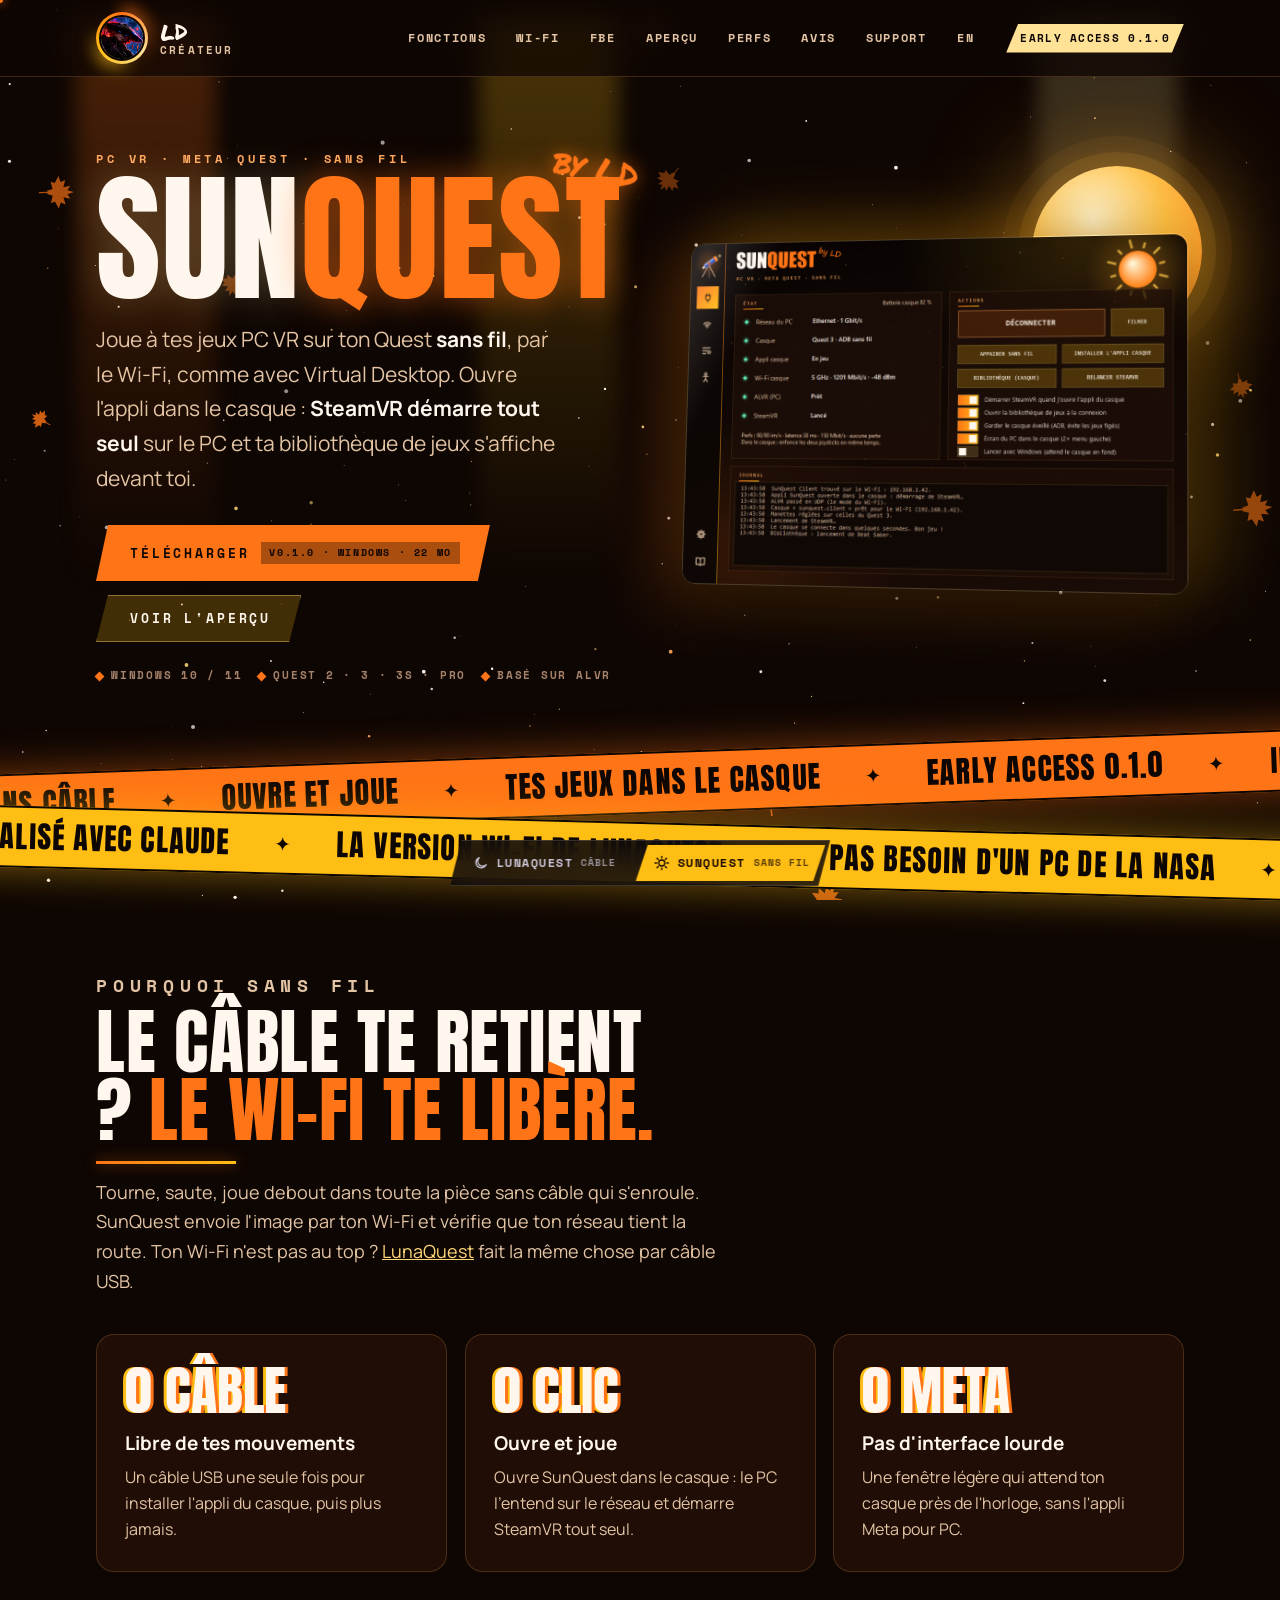
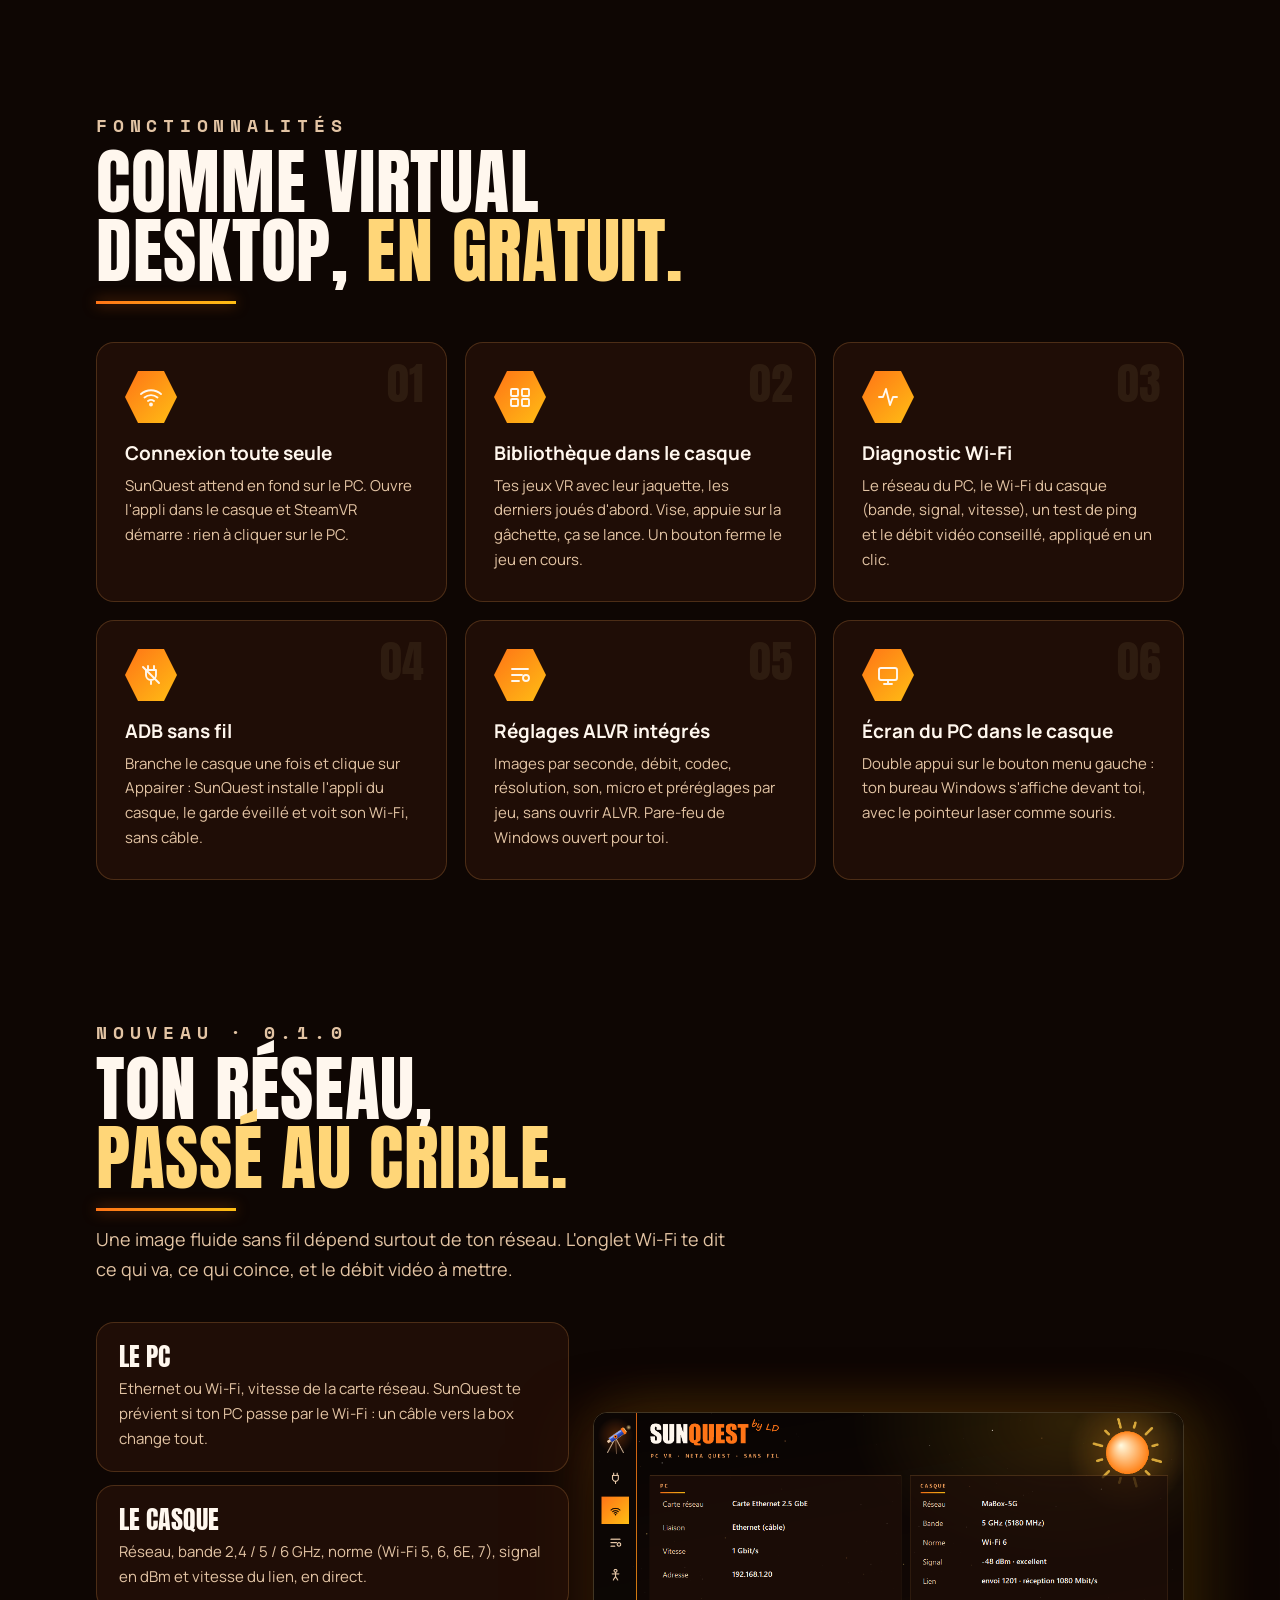
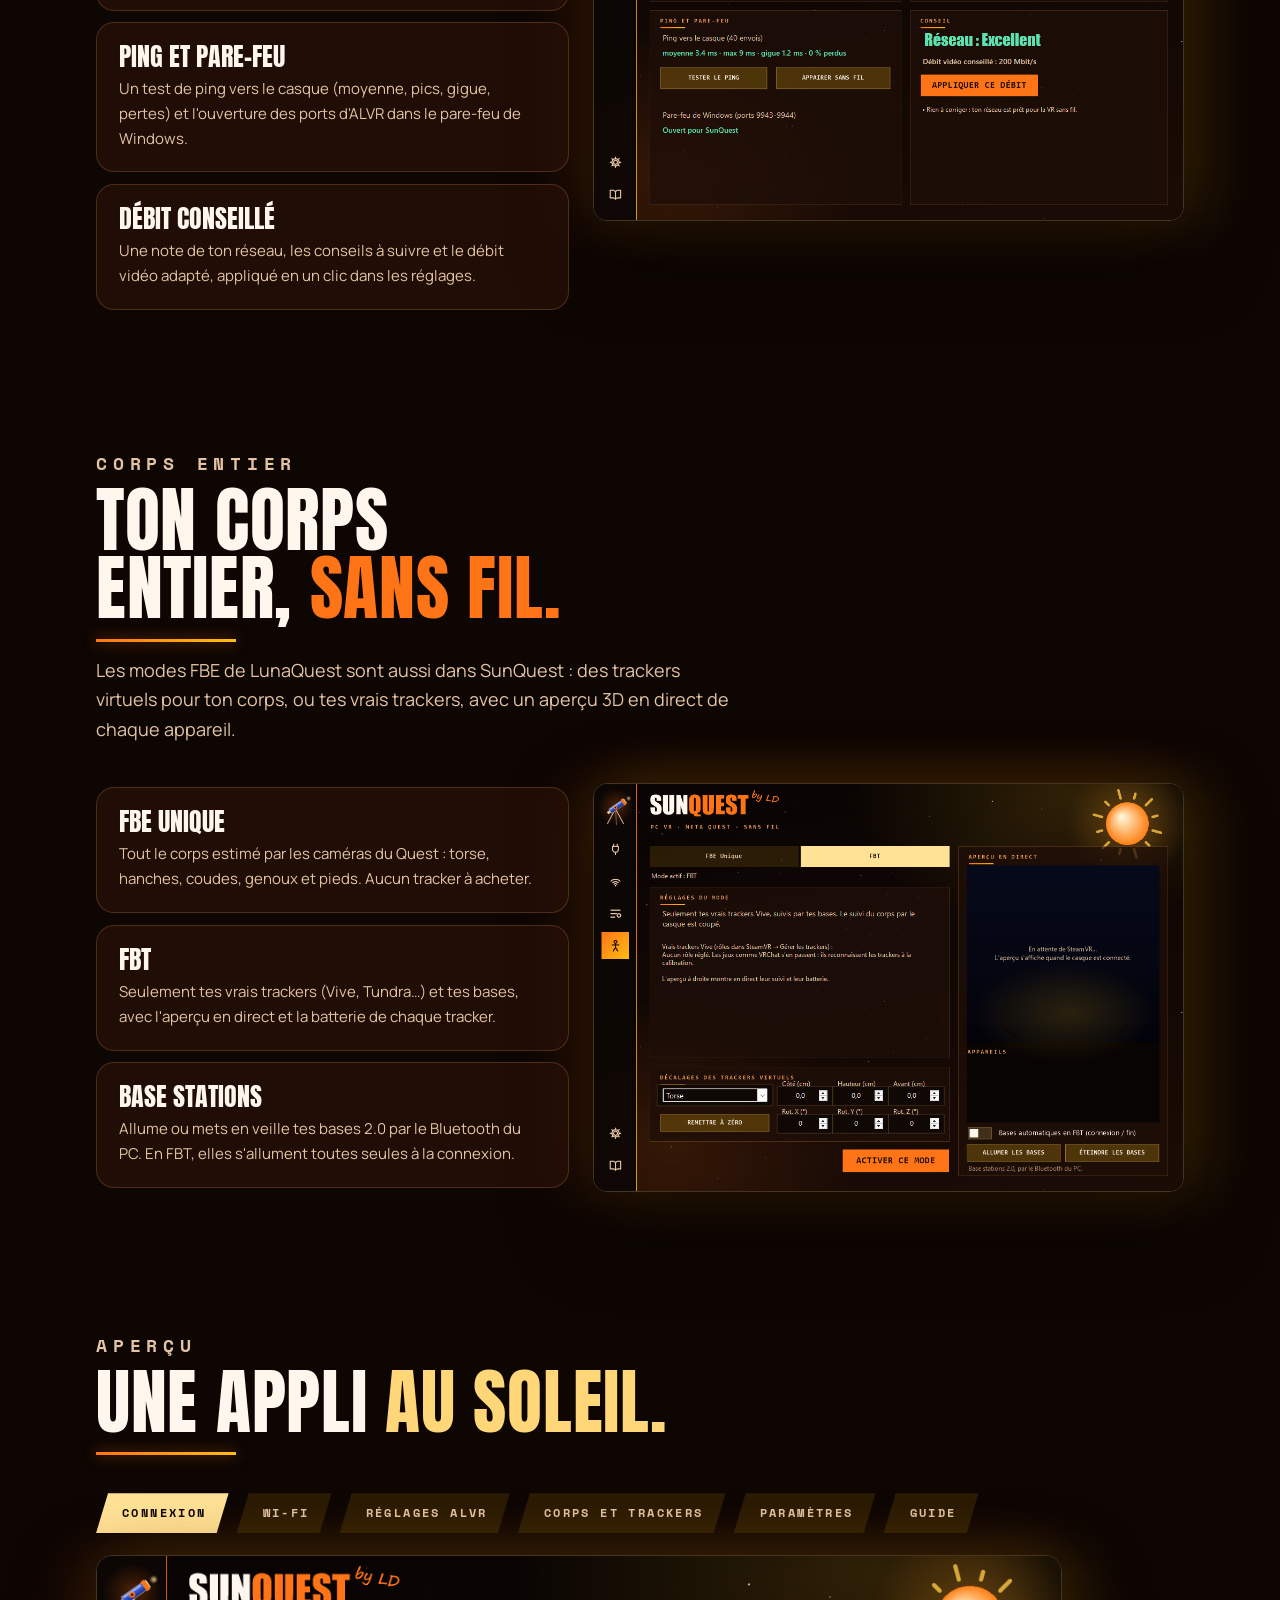
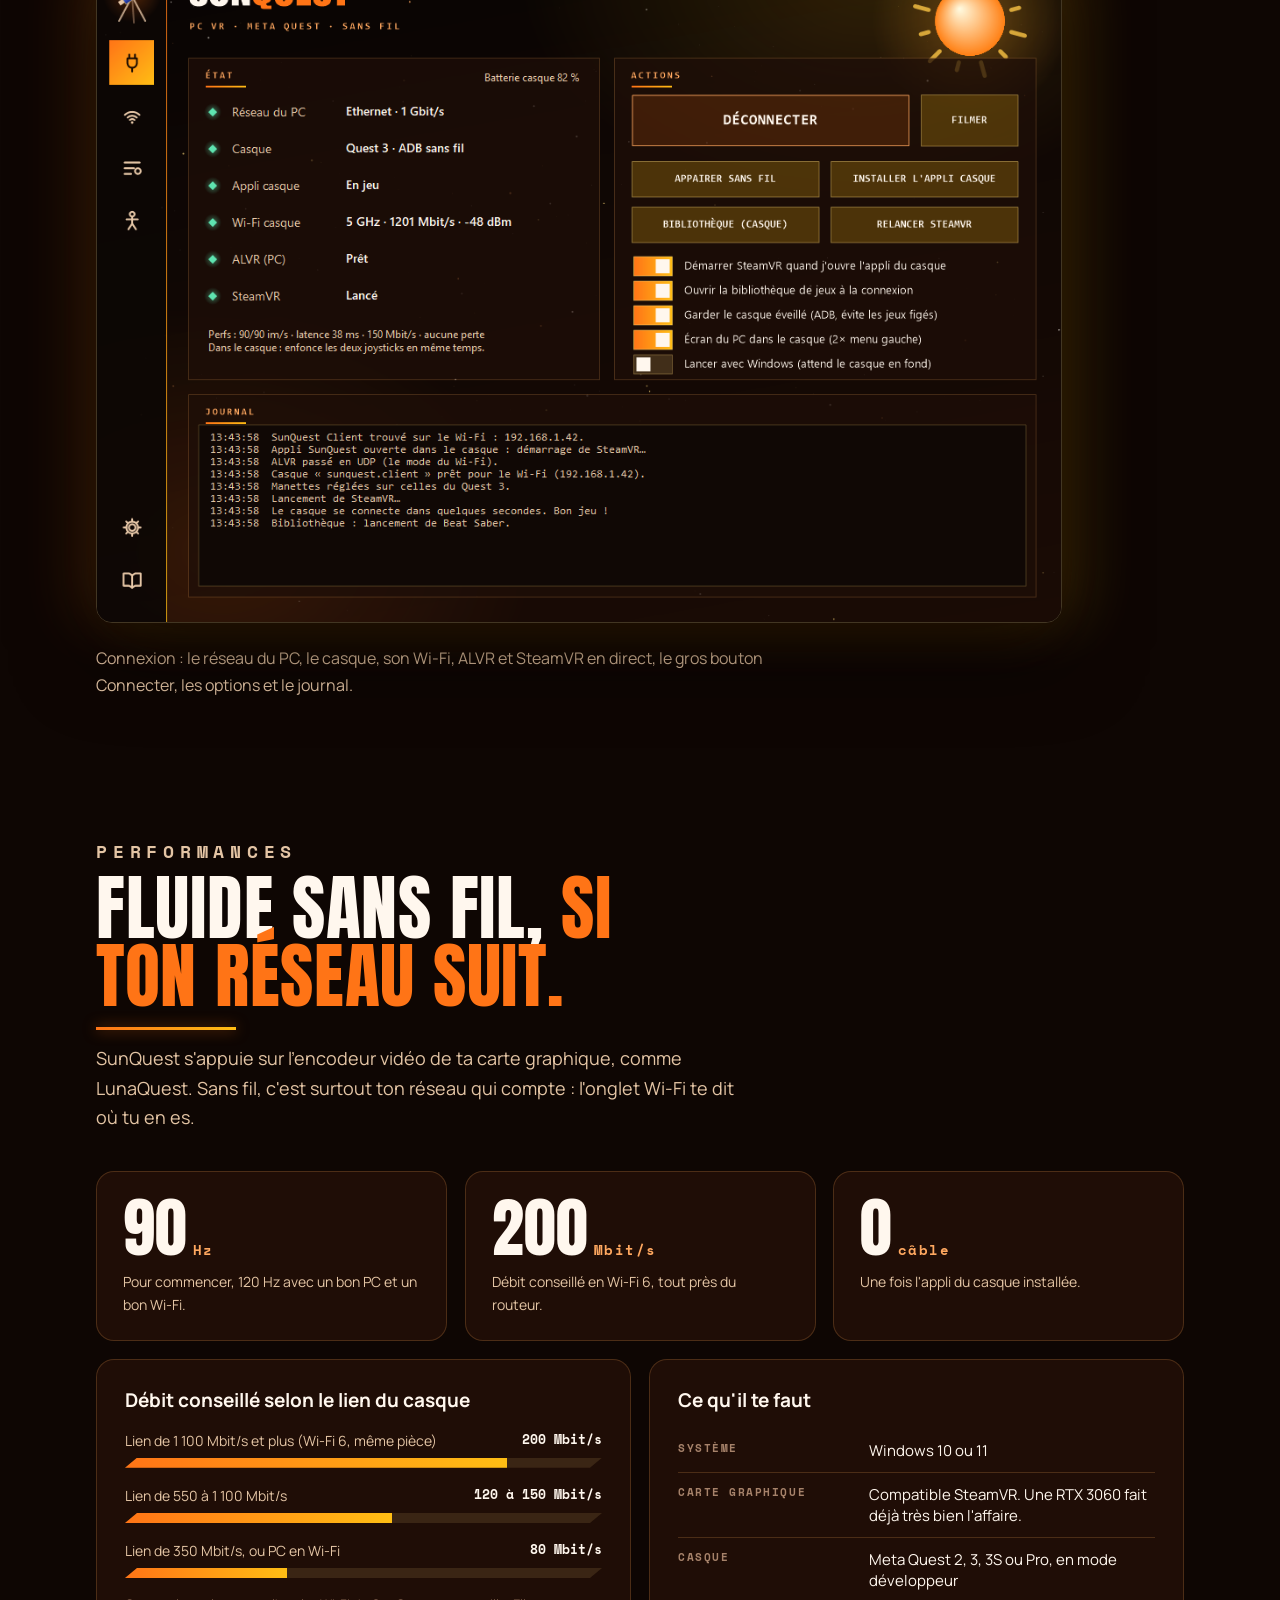
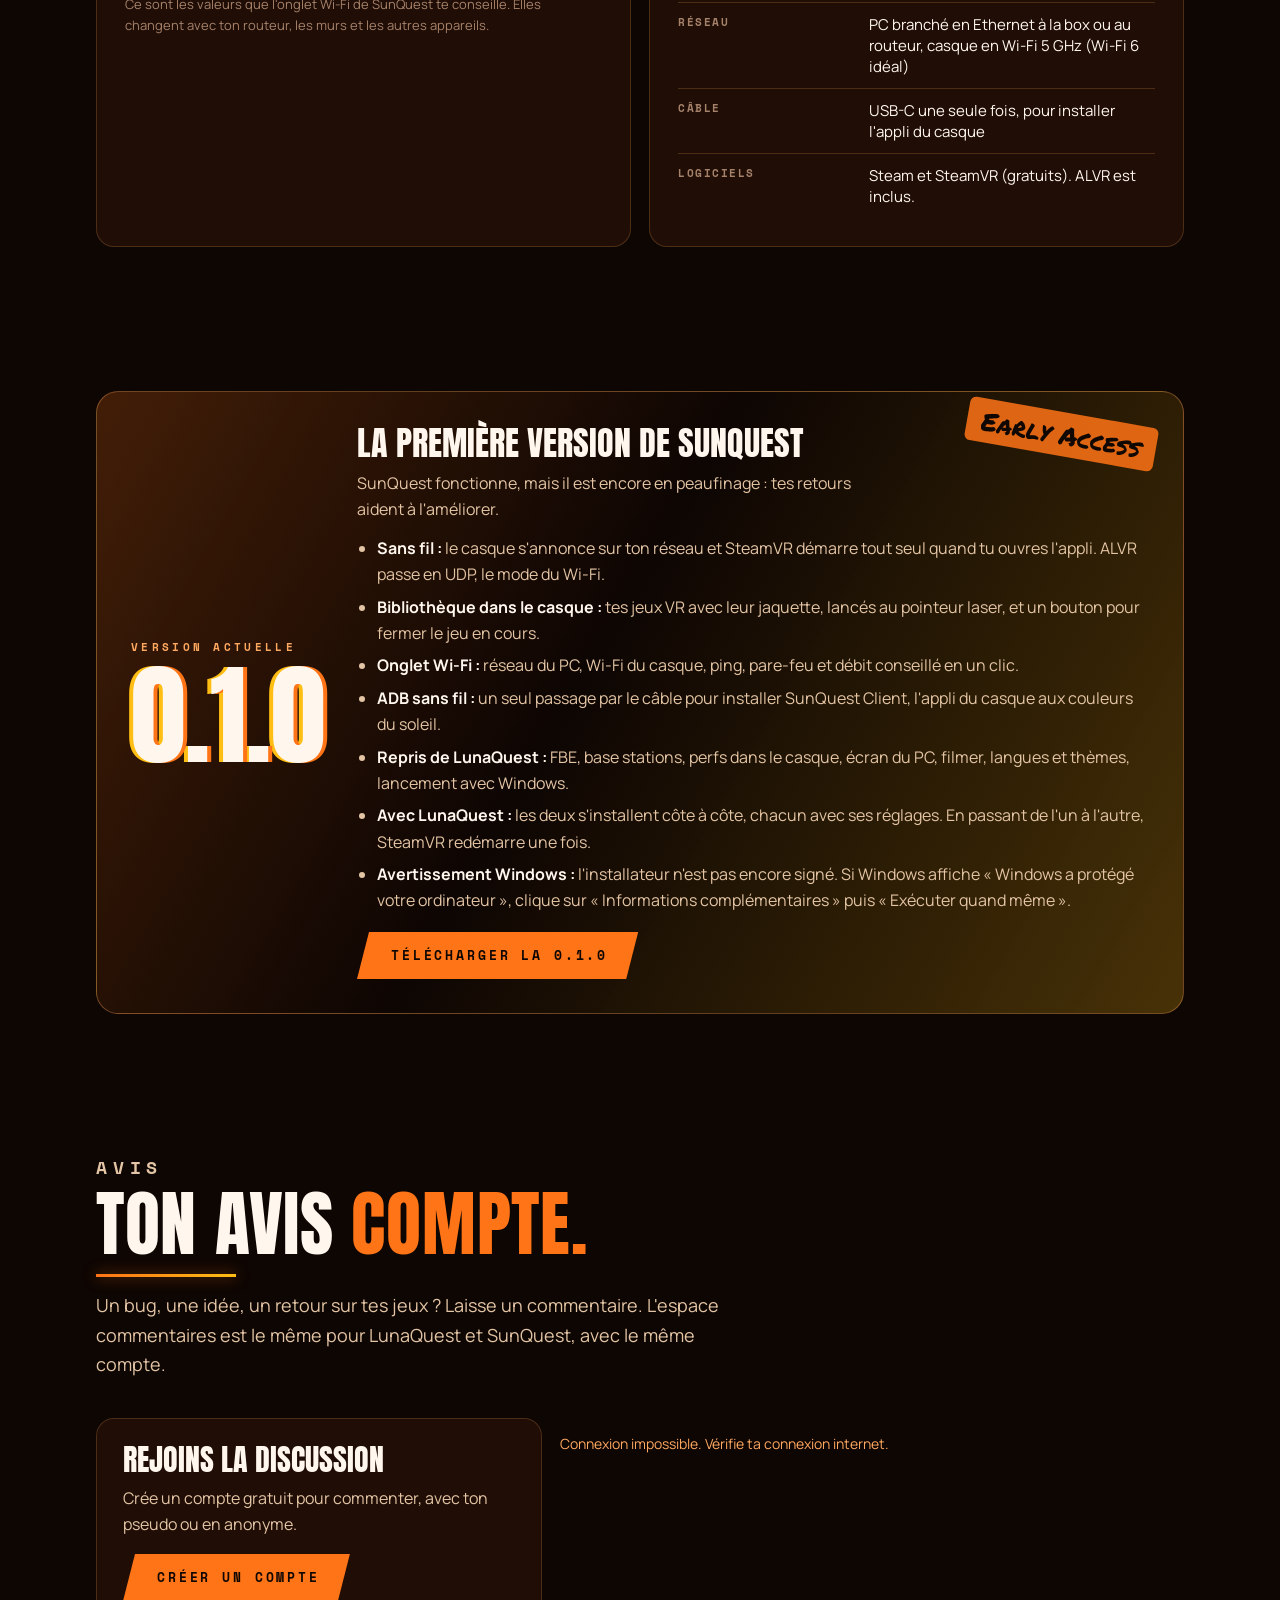
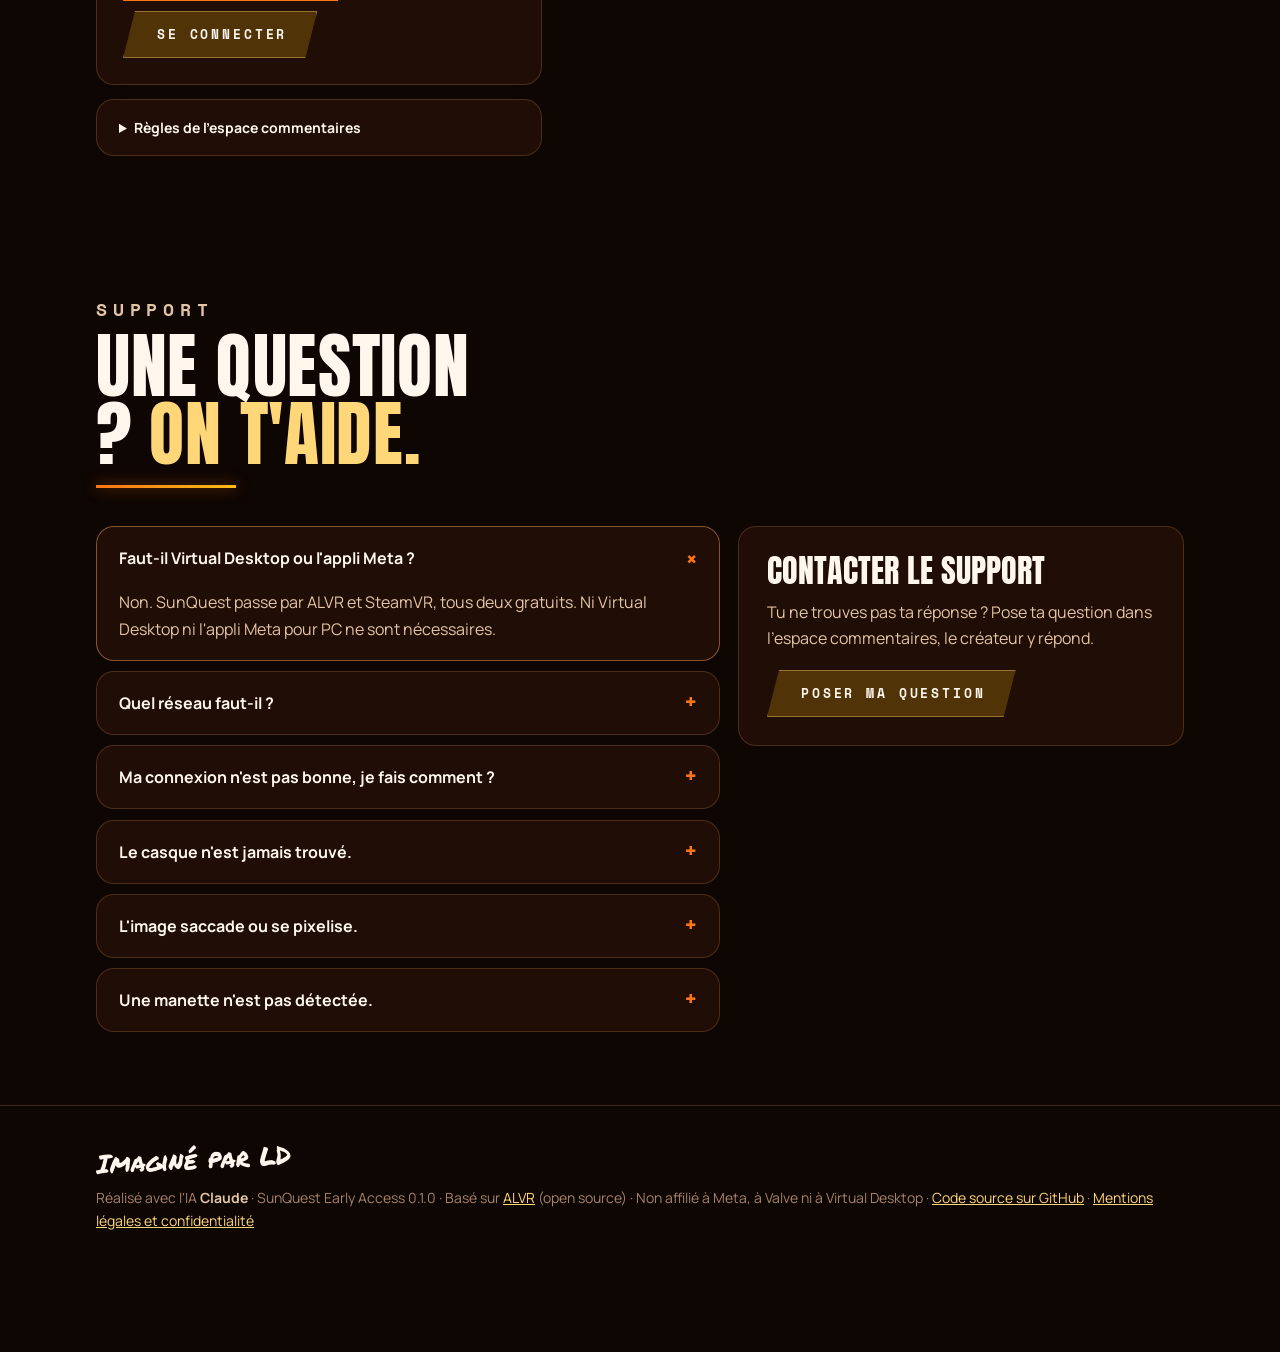
<file: site/sunquest/index.html>
<html lang="fr" data-product="sun">
<title>SunQuest – PC VR sans fil pour Meta Quest</title>
<meta name="description" content="SunQuest : joue à tes jeux PC VR sur ton Meta Quest sans fil, par le Wi-Fi, comme avec Virtual Desktop. Gratuit, SteamVR démarre tout seul, basé sur ALVR.">
<link rel="alternate" hreflang="fr" href="https://lunaquest-by-ld.netlify.app/sunquest/">
<link rel="alternate" hreflang="en" href="https://lunaquest-by-ld.netlify.app/sunquest/en/">
<meta name="viewport" content="width=device-width, initial-scale=1, viewport-fit=cover">
<meta name="claude:viewport-fit-sides" content="cover">
<link rel="stylesheet" href="../fonts/fonts.css">
<style>
  /* Layout : nuit de pleine lune façon affiche samouraï — rouge érable, bleu électrique, lumière de lune ; colonne de 1120px, une colonne sur mobile. */
  :root {
    color-scheme: dark;
    --night: #0e0603;
    --ink: #160a05;
    --panel: rgba(42, 18, 8, 0.66);
    --line: rgba(255, 176, 92, 0.2);
    --red: #ff7416;
    --red-soft: #ffa860;
    --blue: #ffbe14;
    --blue-soft: #ffd678;
    --moon: #ffe296;
    --paper: #fff7ee;
    --muted: #e3c4a4;
    --faint: #a6826a;
    --font-display: "Anton", "Impact", "Arial Narrow", sans-serif;
    --font-body: "Manrope", "Segoe UI", system-ui, sans-serif;
    --font-mono: "Space Mono", Consolas, monospace;
    --font-tag: "Permanent Marker", "Segoe Print", cursive;
    --radius: 18px;
    --max: 1120px;
    --cut: polygon(12px 0, 100% 0, calc(100% - 12px) 100%, 0 100%);
  }
  * { box-sizing: border-box; }
  html { scroll-behavior: smooth; }
  body { margin: 0; background: var(--night); color: var(--paper); font: 16px/1.65 var(--font-body); overflow-x: hidden; }
  body::before { content: ""; position: fixed; inset: 0 0 auto; height: env(safe-area-inset-top, 0px); z-index: 60; background: var(--night); }
  @media (pointer: fine) { body.fx-cursor, body.fx-cursor a, body.fx-cursor button, body.fx-cursor summary, body.fx-cursor [tabindex] { cursor: crosshair; } }
  a { color: var(--blue-soft); }
  :focus-visible { outline: 2px solid var(--red-soft); outline-offset: 3px; }
  h1, h2, h3 { margin: 0; text-wrap: balance; }
  .wrap { position: relative; z-index: 2; max-width: var(--max); margin: 0 auto; padding-left: max(16px, env(safe-area-inset-left, 0px)); padding-right: max(16px, env(safe-area-inset-right, 0px)); }
  .eyebrow { font: 700 12px/1 var(--font-mono); letter-spacing: .32em; text-transform: uppercase; color: var(--red-soft); }

  /* ---------- Fond ---------- */
  #sky { position: fixed; inset: 0; width: 100%; height: 100%; z-index: 0; pointer-events: none; }
  .police { position: fixed; inset: 0; z-index: 1; pointer-events: none; mix-blend-mode: screen; }
  .police::before, .police::after { content: ""; position: absolute; inset: 0; opacity: 0; }
  .police::before { background: radial-gradient(ellipse at 0% 55%, rgba(255,116,22,.5), transparent 55%); }
  .police::after { background: radial-gradient(ellipse at 100% 55%, rgba(255,190,20,.55), transparent 55%); }
  body.siren .police::before { animation: sirenR .5s steps(2) infinite; }
  body.siren .police::after { animation: sirenB .5s steps(2) infinite; }
  @keyframes sirenR { 0% { opacity: .9; } 50% { opacity: 0; } }
  @keyframes sirenB { 0% { opacity: 0; } 50% { opacity: .9; } }
  .progress { position: fixed; top: env(safe-area-inset-top, 0px); left: 0; height: 3px; width: 100%; z-index: 70; transform-origin: 0 50%; transform: scaleX(0); background: linear-gradient(90deg, var(--red), var(--moon), var(--blue)); box-shadow: 0 0 12px var(--red); }

  /* Curseur : anneau qui suit la souris et grossit sur ce qui est cliquable. */
  .cursor { position: fixed; left: 0; top: 0; z-index: 80; pointer-events: none; width: 34px; height: 34px; margin: -17px 0 0 -17px; border-radius: 50%;
    border: 1.5px solid var(--moon); mix-blend-mode: screen; transition: width .2s, height .2s, margin .2s, border-color .2s, background .2s; display: none; }
  .cursor.on { width: 58px; height: 58px; margin: -29px 0 0 -29px; border-color: var(--red); background: rgba(255,116,22,.12); }
  .cursor-dot { position: fixed; left: 0; top: 0; z-index: 81; pointer-events: none; width: 6px; height: 6px; margin: -3px 0 0 -3px; border-radius: 50%; background: var(--red); box-shadow: 0 0 10px var(--red); display: none; }
  @media (pointer: fine) { body.fx-cursor .cursor, body.fx-cursor .cursor-dot { display: block; } }

  /* Glitch : séparation rouge / bleu, pilotée par le script. */
  .glitch { position: relative; display: inline-block; }
  .glitch::before, .glitch::after { content: attr(data-text); position: absolute; inset: 0; pointer-events: none; mix-blend-mode: screen; }
  .glitch::before { color: var(--red); transform: translate(var(--gx1, 0px), 0); clip-path: inset(var(--gc1, 100%) 0 var(--gc2, 0) 0); }
  .glitch::after { color: var(--blue); transform: translate(var(--gx2, 0px), 0); clip-path: inset(var(--gc3, 100%) 0 var(--gc4, 0) 0); }

  /* ---------- Barre du haut ---------- */
  .top { position: sticky; top: env(safe-area-inset-top, 0px); z-index: 50; backdrop-filter: blur(14px); background: rgba(14, 6, 3, .74); border-bottom: 1px solid var(--line); }
  .top .wrap { display: flex; align-items: center; gap: 20px; padding-block: 12px; }
  .creator { position: relative; display: flex; align-items: center; gap: 12px; }
  .avatar { position: relative; width: 52px; height: 52px; flex: none; border-radius: 50%; padding: 3px; isolation: isolate; }
  .avatar::before { content: ""; position: absolute; inset: 0; border-radius: 50%; z-index: -1;
    background: conic-gradient(from var(--spin, 0deg), var(--red), var(--moon), var(--blue), var(--red)); animation: ring 4s linear infinite; }
  .avatar::after { content: ""; position: absolute; inset: -6px; border-radius: 50%; z-index: -2; background: conic-gradient(from var(--spin, 0deg), var(--red), transparent 40%, var(--blue), transparent 80%); filter: blur(8px); opacity: .7; animation: ring 4s linear infinite; }
  @property --spin { syntax: "<angle>"; inherits: false; initial-value: 0deg; }
  @keyframes ring { to { --spin: 360deg; } }
  .avatar img { display: block; width: 100%; height: 100%; border-radius: 50%; object-fit: cover; border: 2px solid var(--night); transition: transform .35s cubic-bezier(.2,.9,.2,1), filter .35s; }
  .creator:hover .avatar img, .creator:focus-within .avatar img { transform: scale(1.12) rotate(-6deg); filter: saturate(1.3) contrast(1.1); }
  .creator .who { font: 700 11px/1.2 var(--font-mono); letter-spacing: .2em; text-transform: uppercase; color: var(--muted); }
  .creator .who b { display: block; font: 400 22px/1 var(--font-tag); letter-spacing: 0; color: var(--paper); text-transform: none; transform: rotate(-4deg); margin-bottom: 3px; }
  .creator-card { position: absolute; top: calc(100% + 14px); left: 0; width: min(380px, calc(100vw - 32px)); display: grid; grid-template-columns: 120px 1fr; gap: 16px;
    padding: 16px; border-radius: 18px; background: rgba(22, 10, 5, .97); border: 1px solid rgba(255,168,96,.35);
    box-shadow: 0 24px 60px rgba(0,0,0,.6), -10px 0 40px rgba(255,116,22,.18), 10px 0 40px rgba(255,190,20,.18);
    opacity: 0; visibility: hidden; transform: translateY(-8px) scale(.98); transform-origin: 30px 0; transition: opacity .25s, transform .3s cubic-bezier(.2,.9,.2,1), visibility .3s; }
  .creator:hover .creator-card, .creator:focus-within .creator-card { opacity: 1; visibility: visible; transform: none; }
  .portrait { position: relative; border-radius: 12px; overflow: hidden; aspect-ratio: 9 / 16; max-width: 100%; border: 1px solid var(--line); }
  .portrait img { position: absolute; inset: -8%; width: 116%; height: 116%; object-fit: cover; transform: translate(var(--px, 0px), var(--py, 0px)); transition: transform .2s ease-out; }
  .portrait::after { content: ""; position: absolute; inset: 0; background: linear-gradient(180deg, transparent 55%, rgba(14,6,3,.8)); }
  .creator-card h3 { font: 700 11px/1 var(--font-mono); letter-spacing: .3em; text-transform: uppercase; color: var(--red-soft); margin-bottom: 8px; }
  .creator-card .sig { font: 400 34px/1 var(--font-tag); color: var(--paper); transform: rotate(-5deg); display: inline-block; margin-bottom: 12px; text-shadow: 3px 0 var(--red), -3px 0 var(--blue); }
  .creator-card dl { margin: 0; display: grid; gap: 7px; font-size: 13.5px; }
  .creator-card dt { font: 700 10px/1 var(--font-mono); letter-spacing: .2em; text-transform: uppercase; color: var(--faint); }
  .creator-card dd { margin: 2px 0 0; color: var(--paper); }
  .nav { display: flex; gap: 6px; margin-left: auto; }
  .nav a { position: relative; color: var(--muted); text-decoration: none; font: 700 12px/1 var(--font-mono); letter-spacing: .14em; text-transform: uppercase; padding: 10px 12px; transition: color .2s; }
  .nav a::after { content: ""; position: absolute; left: 12px; right: 12px; bottom: 4px; height: 2px; background: linear-gradient(90deg, var(--red), var(--blue)); transform: scaleX(0); transform-origin: left; transition: transform .25s cubic-bezier(.2,.9,.2,1); }
  .nav a:hover { color: var(--paper); }
  .nav a:hover::after { transform: scaleX(1); }
  .pill { font: 700 11px/1 var(--font-mono); letter-spacing: .12em; text-transform: uppercase; padding: 9px 14px; color: var(--night); background: var(--moon); clip-path: var(--cut); white-space: nowrap; animation: pulse 1.6s steps(2) infinite; }
  @keyframes pulse { 50% { filter: brightness(1.25); } }

  /* ---------- Hero ---------- */
  .hero { position: relative; display: grid; grid-template-columns: 1.05fr 1fr; gap: 44px; align-items: center; padding-block: 64px 48px; }
  .beams { position: absolute; inset: -60px -10vw auto; height: 620px; pointer-events: none; mix-blend-mode: screen; opacity: .5; z-index: 0; overflow: hidden; }
  .beam { position: absolute; top: -40px; width: 140px; height: 760px; transform-origin: 50% 0; background: linear-gradient(180deg, var(--bc), transparent 80%); filter: blur(10px); }
  .b1 { left: 8%; --bc: rgba(255,116,22,.55); animation: sweep 6s ease-in-out infinite alternate; }
  .b2 { left: 38%; --bc: rgba(255,190,20,.55); animation: sweep 4.6s ease-in-out -2s infinite alternate-reverse; }
  .b3 { right: 10%; --bc: rgba(255,226,150,.4); animation: sweep 5.4s ease-in-out -1s infinite alternate; }
  @keyframes sweep { from { transform: rotate(-24deg); } to { transform: rotate(24deg); } }
  .hero > div:not(.beams) { position: relative; z-index: 1; min-width: 0; }
  .title { position: relative; display: inline-block; }
  .hero h1 { font: 400 clamp(64px, 11vw, 140px)/.88 var(--font-display); letter-spacing: .01em; text-transform: uppercase; color: var(--paper); text-shadow: 0 0 40px rgba(255,226,150,.25); }
  .hero h1 .q { color: var(--red); text-shadow: 0 0 34px rgba(255,116,22,.55); }
  .slash { position: absolute; left: -6%; right: -6%; top: 52%; height: 4px; background: linear-gradient(90deg, transparent, var(--paper), var(--red-soft), transparent); box-shadow: 0 0 18px var(--paper), 0 0 40px var(--red); transform: rotate(-9deg) scaleX(0); transform-origin: 0 50%; opacity: 0; pointer-events: none; }
  .title.cut .slash { animation: slash .42s cubic-bezier(.2,.9,.2,1) forwards; }
  @keyframes slash { 0% { transform: rotate(-9deg) scaleX(0); opacity: 1; } 50% { transform: rotate(-9deg) scaleX(1); opacity: 1; } 100% { transform: rotate(-9deg) scaleX(1); opacity: 0; } }
  .tag-ld { position: absolute; right: -18px; top: -26px; font: 400 34px/1 var(--font-tag); color: var(--red); transform: rotate(12deg); text-shadow: 0 0 18px rgba(255,116,22,.6); }
  .lead { font-size: clamp(18px, 2.2vw, 21px); color: var(--muted); max-width: 36ch; margin: 22px 0 30px; }
  .lead b { color: var(--paper); }
  .cta { display: flex; flex-wrap: wrap; gap: 14px; align-items: center; }
  .btn { position: relative; display: inline-flex; align-items: center; gap: 12px; padding: 17px 30px 17px 34px; font: 700 13px/1 var(--font-mono); letter-spacing: .22em; text-transform: uppercase; text-decoration: none; border: 0; clip-path: var(--cut); transition: transform .18s cubic-bezier(.2,.9,.2,1), background .2s, color .2s; will-change: transform; }
  .btn-soon { color: var(--paper); background: var(--red); cursor: not-allowed; }
  .btn-soon:hover { background: var(--paper); color: var(--night); }
  .btn-soon small { font: 700 10px/1 var(--font-mono); letter-spacing: .16em; padding: 6px 8px; background: rgba(14,6,3,.35); }
  .btn-dl { color: var(--paper); background: var(--red); box-shadow: 0 0 34px rgba(255,116,22,.35); }
  .btn-dl:hover { background: var(--paper); color: var(--night); }
  .btn-dl small { font: 700 10px/1 var(--font-mono); letter-spacing: .16em; padding: 6px 8px; background: rgba(14,6,3,.35); }
  .btn-ghost { color: var(--paper); background: rgba(255,190,20,.22); box-shadow: inset 0 0 0 1px rgba(255,214,120,.4); }
  .btn-ghost:hover { background: var(--blue); }
  .hero-meta { display: flex; flex-wrap: wrap; gap: 16px; margin-top: 26px; font: 700 11px/1.4 var(--font-mono); letter-spacing: .16em; text-transform: uppercase; color: var(--faint); }
  .hero-meta span { display: inline-flex; align-items: center; gap: 8px; }
  .hero-meta span::before { content: ""; width: 7px; height: 7px; background: var(--red); transform: rotate(45deg); }

  .stage { position: relative; perspective: 1400px; }
  .moon { position: absolute; width: 160px; height: 160px; right: -14px; top: -66px; border-radius: 50%; z-index: 0;
    background: radial-gradient(circle at 34% 30%, #fff, #c9d8f6 58%, #8ea2d4); box-shadow: 0 0 100px rgba(255,226,150,.6), inset -30px -14px 40px rgba(8,14,46,.55); animation: float 9s ease-in-out infinite; }
  .moon::before, .moon::after { content: ""; position: absolute; border-radius: 50%; background: rgba(70,90,150,.22); }
  .moon::before { width: 40px; height: 40px; left: 30px; top: 76px; }
  .moon::after { width: 22px; height: 22px; left: 92px; top: 34px; }
  @keyframes float { 50% { transform: translateY(-14px); } }
  .shot { position: relative; z-index: 1; margin: 0; border-radius: 14px; overflow: hidden; border: 1px solid rgba(255,226,150,.25);
    box-shadow: 0 40px 90px rgba(0,0,0,.65), -24px 18px 70px rgba(255,116,22,.28), 24px -10px 70px rgba(255,190,20,.3);
    transform: rotateY(-10deg) rotateX(5deg); transition: transform .45s ease-out; will-change: transform; }
  .shot img { display: block; width: 100%; height: auto; }
  .shot::after { content: ""; position: absolute; inset: 0; background: linear-gradient(115deg, transparent 35%, rgba(255,255,255,.14) 48%, transparent 60%); transform: translateX(var(--sheen, -60%)); transition: transform .45s ease-out; pointer-events: none; }

  /* ---------- Bandeau défilant ---------- */
  .marquee { position: relative; z-index: 2; overflow: hidden; background: var(--red); color: var(--night); transform: rotate(-2deg); margin: 20px -4vw; border-block: 2px solid var(--night); box-shadow: 0 0 40px rgba(255,116,22,.45); }
  .marquee.alt { background: var(--blue); color: var(--paper); transform: rotate(1.5deg); margin-top: -12px; box-shadow: 0 0 40px rgba(255,190,20,.45); }
  .track { display: flex; width: max-content; animation: marquee 22s linear infinite; }
  .marquee.alt .track { animation-direction: reverse; animation-duration: 28s; }
  .marquee:hover .track { animation-play-state: paused; }
  .track span { font: 400 30px/1 var(--font-display); text-transform: uppercase; letter-spacing: .04em; padding: 14px 22px; white-space: nowrap; }
  .track span::after { content: "✦"; margin-left: 44px; font-size: 20px; vertical-align: 4px; }
  @keyframes marquee { to { transform: translateX(-50%); } }

  /* ---------- Sections ---------- */
  section { padding-block: 72px; }
  .head { display: grid; gap: 14px; margin-bottom: 38px; max-width: 64ch; }
  .head h2 { position: relative; font: 400 clamp(40px, 6vw, 72px)/.95 var(--font-display); text-transform: uppercase; letter-spacing: .01em; }
  .head h2 .r { color: var(--red); }
  .head h2 .b { color: var(--blue-soft); }
  .head h2::after { content: ""; display: block; height: 3px; width: 140px; margin-top: 16px; background: linear-gradient(90deg, var(--red), var(--blue)); transform: scaleX(.25); transform-origin: left; transition: transform .7s cubic-bezier(.2,.9,.2,1); box-shadow: 0 0 14px rgba(255,116,22,.6); }
  .head.seen h2::after { transform: scaleX(1); }
  .head p { margin: 0; color: var(--muted); font-size: 18px; }

  /* Cartes interactives : inclinaison 3D, halo qui suit la souris, bordure rouge/bleu. */
  .tilt { position: relative; border-radius: var(--radius); background: var(--panel); border: 1px solid var(--line); transform-style: preserve-3d; transition: transform .25s ease-out, border-color .25s, box-shadow .25s; will-change: transform; }
  .tilt::before { content: ""; position: absolute; inset: 0; border-radius: inherit; pointer-events: none; opacity: 0; transition: opacity .25s;
    background: radial-gradient(360px circle at var(--mx, 50%) var(--my, 50%), rgba(255,116,22,.22), rgba(255,190,20,.12) 40%, transparent 65%); }
  .tilt::after { content: ""; position: absolute; inset: -1px; border-radius: inherit; padding: 1px; pointer-events: none; opacity: 0; transition: opacity .25s;
    background: radial-gradient(240px circle at var(--mx, 50%) var(--my, 50%), var(--red), var(--blue) 50%, transparent 75%);
    -webkit-mask: linear-gradient(#000 0 0) content-box, linear-gradient(#000 0 0); -webkit-mask-composite: xor; mask-composite: exclude; }
  .tilt:hover { box-shadow: 0 24px 60px rgba(0,0,0,.45); }
  .tilt:hover::before, .tilt:hover::after { opacity: 1; }
  .tilt > * { position: relative; }

  .why { display: grid; grid-template-columns: repeat(3, 1fr); gap: 18px; }
  .why article { padding: 28px; }
  .why .big { font: 400 54px/1 var(--font-display); text-transform: uppercase; color: var(--paper); text-shadow: 3px 0 var(--red), -3px 0 var(--blue); transition: text-shadow .2s steps(2); }
  .why article:hover .big { text-shadow: 6px 0 var(--red), -6px 0 var(--blue); }
  .why h3 { font: 700 19px/1.3 var(--font-body); margin: 14px 0 8px; }
  .why p { margin: 0; color: var(--muted); }

  .features { display: grid; grid-template-columns: repeat(3, 1fr); gap: 18px; }
  .feature { padding: 28px; }
  .icon { width: 52px; height: 52px; display: grid; place-items: center; clip-path: polygon(25% 0, 75% 0, 100% 50%, 75% 100%, 25% 100%, 0 50%); background: linear-gradient(135deg, var(--red), var(--blue)); transition: transform .4s cubic-bezier(.2,.9,.2,1); }
  .feature:hover .icon { transform: rotate(60deg) scale(1.08); }
  .icon svg { width: 24px; height: 24px; fill: none; stroke: var(--paper); stroke-width: 1.9; stroke-linecap: round; stroke-linejoin: round; transition: transform .4s cubic-bezier(.2,.9,.2,1); }
  .feature:hover .icon svg { transform: rotate(-60deg); }
  .feature h3 { font: 700 19px/1.3 var(--font-body); margin: 18px 0 8px; }
  .feature p { margin: 0; color: var(--muted); font-size: 15px; }
  .feature .num { position: absolute; right: 22px; top: 18px; font: 400 44px/1 var(--font-display); color: rgba(255,226,150,.07); transition: color .3s; }
  .feature:hover .num { color: rgba(255,116,22,.35); }

  .preview { display: grid; gap: 22px; }
  .tabs { display: flex; flex-wrap: wrap; gap: 8px; }
  .tabs button { font: 700 12px/1 var(--font-mono); letter-spacing: .2em; text-transform: uppercase; color: var(--muted); background: rgba(255,190,20,.12); border: 0; padding: 14px 22px 14px 26px; clip-path: var(--cut); transition: background .2s, color .2s, transform .15s; }
  .tabs button:hover { color: var(--paper); background: rgba(255,190,20,.32); transform: translateY(-2px); }
  .tabs button[aria-selected="true"] { color: var(--night); background: var(--moon); }
  .viewer { position: relative; overflow: hidden; border-radius: 16px; max-width: 966px; border: 1px solid rgba(255,226,150,.22); box-shadow: 0 30px 80px rgba(0,0,0,.6), -20px 0 60px rgba(255,116,22,.16), 20px 0 60px rgba(255,190,20,.18); }
  .viewer img { display: block; width: 100%; height: auto; }
  .viewer.glitching img { animation: tear .32s steps(4); }
  @keyframes tear {
    0% { clip-path: inset(10% 0 60% 0); transform: translateX(-14px); filter: hue-rotate(90deg); }
    33% { clip-path: inset(50% 0 20% 0); transform: translateX(12px); }
    66% { clip-path: inset(30% 0 40% 0); transform: translateX(-6px); filter: none; }
    100% { clip-path: inset(0); transform: none; }
  }
  .caption { color: var(--muted); margin: 0; max-width: 70ch; }

  .stats { display: grid; grid-template-columns: repeat(3, 1fr); gap: 18px; margin-bottom: 18px; }
  .stat { padding: 24px 26px; }
  .stat .val { font: 400 clamp(46px, 6vw, 64px)/1 var(--font-display); color: var(--paper); font-variant-numeric: tabular-nums; }
  .stat .val small { font: 700 14px/1 var(--font-mono); letter-spacing: .1em; color: var(--red-soft); margin-left: 6px; }
  .stat p { margin: 10px 0 0; color: var(--muted); font-size: 14px; }
  .perf { display: grid; grid-template-columns: 1fr 1fr; gap: 18px; }
  .panel { padding: 28px; min-width: 0; }
  .panel h3 { font: 700 19px/1.3 var(--font-body); margin-bottom: 16px; }
  .spec { width: 100%; border-collapse: collapse; font-size: 15px; }
  .spec td { padding: 11px 0; border-top: 1px solid var(--line); vertical-align: top; }
  .spec tr:first-child td { border-top: 0; }
  .spec td:first-child { font: 700 11px/1.6 var(--font-mono); letter-spacing: .14em; text-transform: uppercase; color: var(--faint); width: 40%; padding-right: 12px; }
  .note { font-size: 13px; color: var(--faint); margin: 16px 0 0; }
  .bars { display: grid; gap: 16px; }
  .bars .row { display: flex; justify-content: space-between; font-size: 14px; color: var(--muted); margin-bottom: 6px; }
  .bars .row b { font: 700 13px/1.6 var(--font-mono); color: var(--paper); }
  .bar { height: 10px; background: rgba(255,214,120,.12); overflow: hidden; clip-path: var(--cut); }
  .bar i { display: block; height: 100%; background: linear-gradient(90deg, var(--red), var(--blue)); transform-origin: left; transition: transform 1.2s cubic-bezier(.2,.9,.2,1); }
  .bars:not(.seen) .bar i { transform: scaleX(.15); }

  .release { position: relative; overflow: hidden; display: grid; grid-template-columns: auto 1fr; gap: 32px; align-items: center; padding: 34px; border-radius: 22px;
    background: linear-gradient(120deg, rgba(255,116,22,.22), rgba(14,6,3,.6) 45%, rgba(255,190,20,.24)); border: 1px solid rgba(255,168,96,.35); }
  .version { font: 400 clamp(64px, 10vw, 110px)/.9 var(--font-display); color: var(--paper); text-shadow: 4px 0 var(--red), -4px 0 var(--blue); }
  .version small { display: block; font: 700 11px/1.4 var(--font-mono); letter-spacing: .3em; text-transform: uppercase; color: var(--red-soft); text-shadow: none; margin-bottom: 10px; }
  .stamp { position: absolute; right: 26px; top: 20px; font: 400 26px/1 var(--font-tag); color: var(--red); transform: rotate(10deg); border: 3px solid var(--red); padding: 6px 12px; border-radius: 6px; opacity: .85; }
  .release h2 { font: 400 34px/1 var(--font-display); text-transform: uppercase; margin-bottom: 10px; }
  .release p { margin: 0 0 12px; color: var(--muted); max-width: 52ch; }
  .release ul { margin: 0; padding-left: 20px; color: var(--muted); }
  .release li b { color: var(--paper); }
  .release li { margin-bottom: 6px; }
  .release .dl-row { margin: 18px 0 0; }

  /* ---------- FBE ---------- */
  .fbe { display: grid; grid-template-columns: minmax(0, 1fr) minmax(0, 1.25fr); gap: 24px; align-items: center; }
  .fbe-modes { display: grid; gap: 12px; }
  .fbe-mode { padding: 20px 22px; }
  .fbe-mode h3 { font: 400 26px/1 var(--font-display); text-transform: uppercase; margin-bottom: 8px; display: flex; align-items: center; gap: 10px; }
  .fbe-mode p { margin: 0; color: var(--muted); font-size: 15px; }
  .beta { font: 700 10px/1 var(--font-mono); letter-spacing: .14em; text-transform: uppercase; padding: 5px 9px 5px 10px; color: var(--night); background: var(--red-soft); clip-path: var(--cut); }
  .fbe-shot { margin: 0; border-radius: 14px; overflow: hidden; border: 1px solid rgba(255,226,150,.22); box-shadow: 0 30px 80px rgba(0,0,0,.6), -20px 0 60px rgba(255,116,22,.16), 20px 0 60px rgba(255,190,20,.18); }
  .fbe-shot img { display: block; width: 100%; height: auto; }
  @media (max-width: 920px) { .fbe { grid-template-columns: 1fr; } }

  .support { display: grid; grid-template-columns: 1.4fr 1fr; gap: 18px; align-items: start; }
  .faq { display: grid; gap: 10px; }
  .faq details { padding: 0 22px; }
  .faq details[open] { border-color: rgba(255,168,96,.45); }
  .faq summary { cursor: pointer; list-style: none; padding: 18px 0; font-weight: 700; display: flex; justify-content: space-between; gap: 16px; transition: color .2s; }
  .faq summary:hover { color: var(--red-soft); }
  .faq summary::-webkit-details-marker { display: none; }
  .faq summary::after { content: "+"; font: 700 22px/1 var(--font-mono); color: var(--red); transition: transform .3s cubic-bezier(.2,.9,.2,1); }
  .faq details[open] summary::after { transform: rotate(135deg); }
  .faq p { margin: 0 0 18px; color: var(--muted); }
  .contact { padding: 28px; position: sticky; top: 100px; }
  .contact h3 { font: 400 32px/1 var(--font-display); text-transform: uppercase; margin-bottom: 12px; }
  .contact p { color: var(--muted); margin: 0 0 18px; }
  .soon-tag { display: inline-block; font: 700 11px/1 var(--font-mono); letter-spacing: .2em; text-transform: uppercase; padding: 10px 14px 10px 16px; color: var(--night); background: var(--red-soft); clip-path: var(--cut); animation: pulse 1.6s steps(2) infinite; }

  /* ---------- Espace commentaires ---------- */
  [hidden] { display: none !important; }
  .sr-only { position: absolute; width: 1px; height: 1px; overflow: hidden; clip: rect(0 0 0 0); white-space: nowrap; }
  .avis { display: grid; grid-template-columns: minmax(0, 1fr) minmax(0, 1.4fr); gap: 18px; align-items: start; }
  .avis-side { display: grid; gap: 14px; position: sticky; top: 100px; }
  .avis-box { padding: 26px; }
  .avis-box h3 { font: 400 30px/1 var(--font-display); text-transform: uppercase; margin-bottom: 10px; }
  .avis-box p { color: var(--muted); margin: 0 0 16px; }
  .avis-btns { display: flex; flex-wrap: wrap; gap: 10px; align-items: center; }
  .avis-btns.small { margin-top: 14px; gap: 18px; }
  .avis-who { font-size: 14px; }
  .avis-who b { color: var(--paper); }
  .avis textarea, .auth input[type=email], .auth input[type=password], .auth input[type=text] {
    width: 100%; font: 15px/1.5 var(--font-body); color: var(--paper); background: rgba(14,6,3,.6); border: 1px solid var(--line); border-radius: 10px; padding: 12px 14px; }
  .avis textarea { resize: vertical; min-height: 120px; }
  .avis textarea:focus, .auth input:focus { outline: 2px solid var(--red-soft); outline-offset: 1px; border-color: transparent; }
  .avis-row { display: flex; justify-content: space-between; align-items: center; gap: 12px; margin: 10px 0 4px; flex-wrap: wrap; }
  .check { display: inline-flex; gap: 8px; align-items: center; font-size: 14px; color: var(--paper); cursor: pointer; }
  .check input { accent-color: var(--red); width: 16px; height: 16px; }
  .avis-count { font: 700 11px/1 var(--font-mono); color: var(--faint); }
  .avis-hint { font-size: 12.5px; color: var(--faint) !important; margin: 0 0 14px !important; }
  .avis-rules { padding: 0 22px; }
  .avis-rules summary { cursor: pointer; padding: 16px 0; font-weight: 700; font-size: 14px; }
  .avis-rules ul { margin: 0 0 16px; padding-left: 18px; color: var(--muted); font-size: 14px; }
  .avis-offline { color: var(--muted); padding: 22px 26px; border: 1px dashed var(--line); border-radius: var(--radius); }
  .comments { list-style: none; margin: 0 0 14px; padding: 0; display: grid; gap: 10px; }
  .comment { padding: 18px 22px; }
  .comment-head { display: flex; flex-wrap: wrap; align-items: center; gap: 10px; margin-bottom: 6px; }
  .comment-author { color: var(--paper); }
  .comment-author.anon { color: var(--muted); font-style: italic; }
  .badge { font: 700 10px/1 var(--font-mono); letter-spacing: .14em; text-transform: uppercase; padding: 5px 8px; color: var(--night); background: var(--red-soft); clip-path: var(--cut); }
  .comment-date { font: 700 11px/1 var(--font-mono); color: var(--faint); margin-left: auto; }
  .comment-body { margin: 0; color: var(--muted); white-space: pre-wrap; overflow-wrap: anywhere; }
  .comment-actions { margin-top: 8px; display: flex; gap: 16px; }
  .link-btn { font: 700 11px/1 var(--font-mono); letter-spacing: .12em; text-transform: uppercase; color: var(--blue-soft); background: none; border: 0; padding: 4px 0; cursor: pointer; text-decoration: none; }
  .link-btn:hover { color: var(--paper); }
  .link-btn:disabled { color: var(--faint); cursor: default; }
  .avis-empty { color: var(--muted); }
  .form-msg { font-size: 14px; margin: 10px 0 0; min-height: 1em; color: var(--muted); }
  .form-msg:empty { display: none; }
  .form-msg.error { color: var(--red-soft); }
  .form-msg.ok { color: #7ee0b8; }

  /* Fenêtre compte */
  .auth { width: min(440px, calc(100vw - 32px)); padding: 0; border: 1px solid rgba(255,168,96,.35); border-radius: 20px; color: var(--paper);
    background: rgba(22, 10, 5, .98); box-shadow: 0 30px 80px rgba(0,0,0,.7), -14px 0 50px rgba(255,116,22,.2), 14px 0 50px rgba(255,190,20,.2); }
  .auth::backdrop { background: rgba(8, 3, 1, .72); backdrop-filter: blur(4px); }
  .auth form, .auth .panel-body { padding: 28px; display: grid; gap: 12px; }
  .auth h3 { font: 400 32px/1 var(--font-display); text-transform: uppercase; margin: 0 0 4px; }
  .auth label { font: 700 11px/1.4 var(--font-mono); letter-spacing: .14em; text-transform: uppercase; color: var(--faint); display: grid; gap: 6px; }
  .auth .check { font: 14px/1.4 var(--font-body); letter-spacing: 0; text-transform: none; color: var(--muted); display: flex; align-items: flex-start; }
  .auth .btn { justify-content: center; }
  .auth .alt { font-size: 14px; color: var(--muted); margin: 0; }
  .auth .x { position: absolute; right: 14px; top: 12px; background: none; border: 0; color: var(--muted); font-size: 26px; cursor: pointer; line-height: 1; }
  .auth .x:hover { color: var(--paper); }
  .auth .danger { color: var(--red-soft); }

  @media (max-width: 920px) { .avis { grid-template-columns: 1fr; } .avis-side { position: static; } }

  footer { position: relative; z-index: 2; padding-block: 40px 56px; border-top: 1px solid var(--line); color: var(--faint); font-size: 14px; }
  footer .wrap { display: flex; flex-wrap: wrap; justify-content: space-between; gap: 14px; align-items: center; }
  footer b { color: var(--muted); }
  footer .tagline { font: 400 26px/1 var(--font-tag); color: var(--paper); transform: rotate(-3deg); display: inline-block; }

  /* ---------- Easter egg : la vidéo prend la place du grand portrait ---------- */
  .portrait video { position: absolute; inset: 0; width: 100%; height: 100%; object-fit: cover; background: #000; opacity: 0; pointer-events: none; transition: opacity .2s; z-index: 1; }
  .portrait.playing video { opacity: 1; }
  .portrait.playing img { opacity: 0; }
  .portrait.playing::after { z-index: 2; }
  .creator.egg .creator-card { opacity: 1; visibility: visible; transform: none; }

  /* ---------- Responsive ---------- */
  @media (max-width: 920px) {
    .hero, .perf, .support { grid-template-columns: 1fr; }
    .features, .why, .stats { grid-template-columns: 1fr 1fr; }
    .contact { position: static; }
    .shot { transform: none; }
  }
  @media (max-width: 640px) {
    .nav { display: none; }
    .pill { margin-left: auto; }
    .creator .who { display: none; }
    .features, .why, .stats { grid-template-columns: 1fr; }
    .release { grid-template-columns: 1fr; }
    .stamp { font-size: 18px; }
    .moon { width: 100px; height: 100px; top: -36px; right: -4px; }
    .tag-ld { right: -4px; }
    .track span { font-size: 22px; }
    section { padding-block: 48px; }
  }
  @media (prefers-reduced-motion: reduce) {
    *, *::before, *::after { animation: none !important; transition: none !important; scroll-behavior: auto !important; }
  }

  /* ---------- SunQuest : un soleil à la place de la lune, texte foncé sur l'orange et l'or ---------- */
  .sun { position: absolute; width: 170px; height: 170px; right: -18px; top: -70px; border-radius: 50%; z-index: 0;
    background: radial-gradient(circle at 36% 32%, #fffce2, #ffc24a 45%, #ff7414);
    box-shadow: 0 0 110px rgba(255,170,40,.7), 0 0 0 14px rgba(255,198,74,.1), 0 0 0 30px rgba(255,198,74,.05); animation: float 9s ease-in-out infinite; }
  .btn-dl, .btn-soon, .marquee, .marquee.alt, .btn-ghost:hover, .stamp { color: var(--night); }
  .stamp { background: var(--red); border-color: var(--red); }
  @media (max-width: 640px) { .sun { width: 104px; height: 104px; top: -38px; right: -4px; } }
  /* ---------- Passer de LunaQuest (câble) à SunQuest (sans fil), en bas de l'écran ---------- */
  body { padding-bottom: 64px; }
  .switch { position: fixed; left: 50%; bottom: max(14px, env(safe-area-inset-bottom, 0px)); transform: translateX(-50%); z-index: 75; display: flex; gap: 4px; padding: 4px;
    background: rgba(8, 6, 12, .82); backdrop-filter: blur(12px); border: 1px solid rgba(255,255,255,.14); clip-path: var(--cut); box-shadow: 0 12px 40px rgba(0,0,0,.5); }
  .switch a { display: inline-flex; align-items: center; gap: 8px; padding: 10px 16px 10px 18px; font: 700 12px/1 var(--font-mono); letter-spacing: .12em; text-transform: uppercase;
    color: #c9c3d6; text-decoration: none; clip-path: var(--cut); white-space: nowrap; transition: background .2s, color .2s; }
  .switch a small { font: 700 10px/1 var(--font-mono); letter-spacing: .1em; opacity: .7; }
  .switch svg { width: 16px; height: 16px; flex: none; fill: none; stroke: currentColor; stroke-width: 2; stroke-linecap: round; stroke-linejoin: round; }
  .switch .sw-luna:hover { color: #f4f3ff; background: rgba(45,91,255,.35); }
  .switch .sw-sun:hover { color: #fff7ee; background: rgba(255,116,22,.35); }
  .switch .sw-luna[aria-current="page"] { color: #04061a; background: #cfe0ff; }
  .switch .sw-sun[aria-current="page"] { color: #1c0c02; background: #ffbe14; }
  @media (max-width: 420px) { .switch a small { display: none; } .switch a { padding: 10px 12px 10px 14px; } }
</style>

<canvas id="sky" aria-hidden="true"></canvas>
<div class="police" aria-hidden="true"></div>
<div class="progress" id="progress" aria-hidden="true"></div>
<div class="cursor" id="cursor" aria-hidden="true"></div>
<div class="cursor-dot" id="cursor-dot" aria-hidden="true"></div>

<header class="top">
  <div class="wrap">
    <div class="creator" id="creator" tabindex="0" aria-describedby="creator-info">
      <div class="avatar"><img src="../img/createur-avatar.jpg" width="320" height="320" alt="Photo de LD, créateur de SunQuest"></div>
      <div class="who"><b>LD</b>Créateur</div>
      <div class="creator-card" id="creator-info" role="tooltip">
        <div class="portrait" id="portrait"><img id="portrait-img" src="../img/createur-portrait.jpg" width="720" height="1280" alt=""><video id="egg-video" src="../media/hehe.mp4" playsinline preload="auto" aria-hidden="true"></video></div>
        <div>
          <h3>Info créateur</h3>
          <span class="sig">LD</span>
          <dl>
            <div><dt>Idée</dt><dd>Imaginé par LD</dd></div>
            <div><dt>Réalisation</dt><dd>Développé avec l'IA Claude</dd></div>
            <div><dt>Version</dt><dd>Early Access 0.1.0</dd></div>
          </dl>
        </div>
      </div>
    </div>
    <nav class="nav" aria-label="Sections">
      <a href="#fonctionnalites">Fonctions</a>
      <a href="#wifi">Wi-Fi</a>
      <a href="#fbe">FBE</a>
      <a href="#apercu">Aperçu</a>
      <a href="#performances">Perfs</a>
      <a href="#avis">Avis</a>
      <a href="#support">Support</a>
      <a href="en/" hreflang="en" lang="en" title="English version">EN</a>
    </nav>
    <span class="pill">Early Access 0.1.0</span>
  </div>
</header>

<nav class="switch" aria-label="Choisir la version">
  <a class="sw-luna" href="../" title="LunaQuest : par câble USB"><svg viewBox="0 0 24 24" aria-hidden="true"><path d="M20 14.5A8 8 0 1 1 9.5 4a6.5 6.5 0 0 0 10.5 10.5Z"/></svg>LunaQuest <small>câble</small></a>
  <a class="sw-sun" href="./" aria-current="page" title="SunQuest : sans fil"><svg viewBox="0 0 24 24" aria-hidden="true"><circle cx="12" cy="12" r="4.5"/><path d="M12 2v2.5M12 19.5V22M2 12h2.5M19.5 12H22M4.9 4.9l1.8 1.8M17.3 17.3l1.8 1.8M19.1 4.9l-1.8 1.8M6.7 17.3l-1.8 1.8"/></svg>SunQuest <small>sans fil</small></a>
</nav>

<main>
  <div class="wrap">
    <section class="hero" aria-labelledby="titre">
      <div class="beams" aria-hidden="true"><div class="beam b1"></div><div class="beam b2"></div><div class="beam b3"></div></div>
      <div>
        <p class="eyebrow">PC VR · Meta Quest · Sans fil</p>
        <div class="title" id="title">
          <h1 id="titre" class="glitch" data-text="SunQuest">Sun<span class="q">Quest</span></h1>
          <div class="slash" aria-hidden="true"></div>
          <span class="tag-ld" aria-hidden="true">by LD</span>
        </div>
        <p class="lead">Joue à tes jeux PC VR sur ton Quest <b>sans fil</b>, par le Wi-Fi, comme avec Virtual Desktop. Ouvre l'appli dans le casque : <b>SteamVR démarre tout seul</b> sur le PC et ta bibliothèque de jeux s'affiche devant toi.</p>
        <div class="cta">
          <a class="btn btn-dl magnet" id="download" href="../download/SunQuest-0.1.0-Setup.zip" download>Télécharger <small>v0.1.0 · Windows · 22 Mo</small></a>
          <a class="btn btn-ghost magnet" href="#apercu">Voir l'aperçu</a>
        </div>
        <div class="hero-meta"><span>Windows 10 / 11</span><span>Quest 2 · 3 · 3S · Pro</span><span>Basé sur ALVR</span></div>
      </div>
      <div class="stage" id="stage">
        <div class="sun" aria-hidden="true"></div>
        <figure class="shot" id="shot">
          <img src="../img/sunquest/connexion.png" width="1100" height="760" alt="Fenêtre de SunQuest : état du réseau et du casque, bouton Connecter et journal">
        </figure>
      </div>
    </section>
  </div>

  <div class="marquee" aria-hidden="true"><div class="track">
    <span>Sans câble</span><span>Ouvre et joue</span><span>Tes jeux dans le casque</span><span>Early Access 0.1.0</span><span>Imaginé par LD</span>
    <span>Sans câble</span><span>Ouvre et joue</span><span>Tes jeux dans le casque</span><span>Early Access 0.1.0</span><span>Imaginé par LD</span>
  </div></div>
  <div class="marquee alt" aria-hidden="true"><div class="track">
    <span>Réalisé avec Claude</span><span>La version Wi-Fi de LunaQuest</span><span>Pas besoin d'un PC de la NASA</span><span>SunQuest</span>
    <span>Réalisé avec Claude</span><span>La version Wi-Fi de LunaQuest</span><span>Pas besoin d'un PC de la NASA</span><span>SunQuest</span>
  </div></div>

  <div class="wrap">
    <section aria-labelledby="pourquoi">
      <div class="head reveal">
        <p class="eyebrow">Pourquoi sans fil</p>
        <h2 id="pourquoi">Le câble te retient ? <span class="r">Le Wi-Fi te libère.</span></h2>
        <p>Tourne, saute, joue debout dans toute la pièce sans câble qui s'enroule. SunQuest envoie l'image par ton Wi-Fi et vérifie que ton réseau tient la route. Ton Wi-Fi n'est pas au top ? <a href="../">LunaQuest</a> fait la même chose par câble USB.</p>
      </div>
      <div class="why">
        <article class="tilt"><div class="big">0 câble</div><h3>Libre de tes mouvements</h3><p>Un câble USB une seule fois pour installer l'appli du casque, puis plus jamais.</p></article>
        <article class="tilt"><div class="big">0 clic</div><h3>Ouvre et joue</h3><p>Ouvre SunQuest dans le casque : le PC l'entend sur le réseau et démarre SteamVR tout seul.</p></article>
        <article class="tilt"><div class="big">0 Meta</div><h3>Pas d'interface lourde</h3><p>Une fenêtre légère qui attend ton casque près de l'horloge, sans l'appli Meta pour PC.</p></article>
      </div>
    </section>

    <section id="fonctionnalites" aria-labelledby="fonctions">
      <div class="head reveal">
        <p class="eyebrow">Fonctionnalités</p>
        <h2 id="fonctions">Comme Virtual Desktop, <span class="b">en gratuit.</span></h2>
      </div>
      <div class="features">
        <article class="feature tilt"><span class="num">01</span>
          <div class="icon"><svg viewBox="0 0 24 24"><path d="M2 9a15 15 0 0 1 20 0M5.5 12.5a10 10 0 0 1 13 0M9 16a5 5 0 0 1 6 0"/><circle cx="12" cy="19.5" r="1"/></svg></div>
          <h3>Connexion toute seule</h3><p>SunQuest attend en fond sur le PC. Ouvre l'appli dans le casque et SteamVR démarre : rien à cliquer sur le PC.</p></article>
        <article class="feature tilt"><span class="num">02</span>
          <div class="icon"><svg viewBox="0 0 24 24"><rect x="3" y="4" width="7" height="7" rx="1"/><rect x="14" y="4" width="7" height="7" rx="1"/><rect x="3" y="14" width="7" height="7" rx="1"/><rect x="14" y="14" width="7" height="7" rx="1"/></svg></div>
          <h3>Bibliothèque dans le casque</h3><p>Tes jeux VR avec leur jaquette, les derniers joués d'abord. Vise, appuie sur la gâchette, ça se lance. Un bouton ferme le jeu en cours.</p></article>
        <article class="feature tilt"><span class="num">03</span>
          <div class="icon"><svg viewBox="0 0 24 24"><path d="M3 12h4l3-8 4 16 3-8h4"/></svg></div>
          <h3>Diagnostic Wi-Fi</h3><p>Le réseau du PC, le Wi-Fi du casque (bande, signal, vitesse), un test de ping et le débit vidéo conseillé, appliqué en un clic.</p></article>
        <article class="feature tilt"><span class="num">04</span>
          <div class="icon"><svg viewBox="0 0 24 24"><path d="M9 7V3M15 7V3M7 7h10v5a5 5 0 0 1-10 0V7ZM12 17v4"/><path d="M4 4l16 16"/></svg></div>
          <h3>ADB sans fil</h3><p>Branche le casque une fois et clique sur Appairer : SunQuest installe l'appli du casque, le garde éveillé et voit son Wi-Fi, sans câble.</p></article>
        <article class="feature tilt"><span class="num">05</span>
          <div class="icon"><svg viewBox="0 0 24 24"><path d="M4 6h16M4 12h10M4 18h7"/><circle cx="18" cy="15" r="3"/></svg></div>
          <h3>Réglages ALVR intégrés</h3><p>Images par seconde, débit, codec, résolution, son, micro et préréglages par jeu, sans ouvrir ALVR. Pare-feu de Windows ouvert pour toi.</p></article>
        <article class="feature tilt"><span class="num">06</span>
          <div class="icon"><svg viewBox="0 0 24 24"><rect x="3" y="5" width="18" height="12" rx="2"/><path d="M8 21h8M12 17v4"/></svg></div>
          <h3>Écran du PC dans le casque</h3><p>Double appui sur le bouton menu gauche : ton bureau Windows s'affiche devant toi, avec le pointeur laser comme souris.</p></article>
      </div>
    </section>

    <section id="wifi" aria-labelledby="wifi-titre">
      <div class="head reveal">
        <p class="eyebrow">Nouveau · 0.1.0</p>
        <h2 id="wifi-titre">Ton réseau, <span class="b">passé au crible.</span></h2>
        <p>Une image fluide sans fil dépend surtout de ton réseau. L'onglet Wi-Fi te dit ce qui va, ce qui coince, et le débit vidéo à mettre.</p>
      </div>
      <div class="fbe">
        <div class="fbe-modes">
          <article class="tilt fbe-mode"><h3>Le PC</h3><p>Ethernet ou Wi-Fi, vitesse de la carte réseau. SunQuest te prévient si ton PC passe par le Wi-Fi : un câble vers la box change tout.</p></article>
          <article class="tilt fbe-mode"><h3>Le casque</h3><p>Réseau, bande 2,4 / 5 / 6 GHz, norme (Wi-Fi 5, 6, 6E, 7), signal en dBm et vitesse du lien, en direct.</p></article>
          <article class="tilt fbe-mode"><h3>Ping et pare-feu</h3><p>Un test de ping vers le casque (moyenne, pics, gigue, pertes) et l'ouverture des ports d'ALVR dans le pare-feu de Windows.</p></article>
          <article class="tilt fbe-mode"><h3>Débit conseillé</h3><p>Une note de ton réseau, les conseils à suivre et le débit vidéo adapté, appliqué en un clic dans les réglages.</p></article>
        </div>
        <figure class="fbe-shot"><img src="../img/sunquest/wifi.png" width="1100" height="760" alt="Onglet Wi-Fi de SunQuest : réseau du PC, Wi-Fi du casque, ping et débit conseillé" loading="lazy"></figure>
      </div>
    </section>

    <section id="fbe" aria-labelledby="fbe-titre">
      <div class="head reveal">
        <p class="eyebrow">Corps entier</p>
        <h2 id="fbe-titre">Ton corps entier, <span class="r">sans fil.</span></h2>
        <p>Les modes FBE de LunaQuest sont aussi dans SunQuest : des trackers virtuels pour ton corps, ou tes vrais trackers, avec un aperçu 3D en direct de chaque appareil.</p>
      </div>
      <div class="fbe">
        <div class="fbe-modes">
          <article class="tilt fbe-mode"><h3>FBE Unique</h3><p>Tout le corps estimé par les caméras du Quest : torse, hanches, coudes, genoux et pieds. Aucun tracker à acheter.</p></article>
          <article class="tilt fbe-mode"><h3>FBT</h3><p>Seulement tes vrais trackers (Vive, Tundra…) et tes bases, avec l'aperçu en direct et la batterie de chaque tracker.</p></article>
          <article class="tilt fbe-mode"><h3>Base stations</h3><p>Allume ou mets en veille tes bases 2.0 par le Bluetooth du PC. En FBT, elles s'allument toutes seules à la connexion.</p></article>
        </div>
        <figure class="fbe-shot"><img src="../img/sunquest/corps.png" width="1100" height="760" alt="Page Corps et trackers de SunQuest : modes FBE et aperçu 3D en direct des appareils" loading="lazy"></figure>
      </div>
    </section>

    <section id="apercu" aria-labelledby="apercu-titre">
      <div class="head reveal">
        <p class="eyebrow">Aperçu</p>
        <h2 id="apercu-titre">Une appli <span class="b">au soleil.</span></h2>
      </div>
      <div class="preview">
        <div class="tabs" role="tablist" aria-label="Écrans de SunQuest">
          <button id="tab-connexion" role="tab" aria-selected="true" data-img="../img/sunquest/connexion.png" data-cap="Connexion : le réseau du PC, le casque, son Wi-Fi, ALVR et SteamVR en direct, le gros bouton Connecter, les options et le journal.">Connexion</button>
          <button id="tab-wifi" role="tab" aria-selected="false" data-img="../img/sunquest/wifi.png" data-cap="Wi-Fi : la carte réseau du PC, le Wi-Fi du casque, le test de ping, le pare-feu et le débit vidéo conseillé pour ton réseau.">Wi-Fi</button>
          <button id="tab-reglages" role="tab" aria-selected="false" data-img="../img/sunquest/reglages.png" data-cap="Réglages ALVR : images par seconde, débit, codec, résolution, son, micro, fovéation, l'adresse du casque et tes préréglages.">Réglages ALVR</button>
          <button id="tab-corps" role="tab" aria-selected="false" data-img="../img/sunquest/corps.png" data-cap="Corps et trackers : les modes FBE Unique et FBT, l'aperçu 3D en direct de tes appareils et tes base stations.">Corps et trackers</button>
          <button id="tab-parametres" role="tab" aria-selected="false" data-img="../img/sunquest/parametres.png" data-cap="Paramètres : la langue, le thème (Soleil par défaut) et l'animation de démarrage.">Paramètres</button>
          <button id="tab-guide" role="tab" aria-selected="false" data-img="../img/sunquest/guide.png" data-cap="Guide : les six étapes pour passer de zéro à ton premier jeu sans fil.">Guide</button>
        </div>
        <div class="viewer" id="viewer" role="tabpanel" aria-labelledby="tab-connexion">
          <img id="preview-img" src="../img/sunquest/connexion.png" width="1100" height="760" alt="Écran Connexion de SunQuest">
        </div>
        <p class="caption" id="preview-cap">Connexion : le réseau du PC, le casque, son Wi-Fi, ALVR et SteamVR en direct, le gros bouton Connecter, les options et le journal.</p>
      </div>
    </section>

    <section id="performances" aria-labelledby="perf-titre">
      <div class="head reveal">
        <p class="eyebrow">Performances</p>
        <h2 id="perf-titre">Fluide sans fil, <span class="r">si ton réseau suit.</span></h2>
        <p>SunQuest s'appuie sur l'encodeur vidéo de ta carte graphique, comme LunaQuest. Sans fil, c'est surtout ton réseau qui compte : l'onglet Wi-Fi te dit où tu en es.</p>
      </div>
      <div class="stats">
        <div class="stat tilt"><div class="val"><span class="count" data-to="90">90</span><small>Hz</small></div><p>Pour commencer, 120 Hz avec un bon PC et un bon Wi-Fi.</p></div>
        <div class="stat tilt"><div class="val"><span class="count" data-to="200">200</span><small>Mbit/s</small></div><p>Débit conseillé en Wi-Fi 6, tout près du routeur.</p></div>
        <div class="stat tilt"><div class="val"><span class="count" data-to="0">0</span><small>câble</small></div><p>Une fois l'appli du casque installée.</p></div>
      </div>
      <div class="perf">
        <div class="panel tilt">
          <h3>Débit conseillé selon le lien du casque</h3>
          <div class="bars" id="bars">
            <div><div class="row"><span>Lien de 1 100 Mbit/s et plus (Wi-Fi 6, même pièce)</span><b>200 Mbit/s</b></div><div class="bar"><i style="width:80%"></i></div></div>
            <div><div class="row"><span>Lien de 550 à 1 100 Mbit/s</span><b>120 à 150 Mbit/s</b></div><div class="bar"><i style="width:56%"></i></div></div>
            <div><div class="row"><span>Lien de 350 Mbit/s, ou PC en Wi-Fi</span><b>80 Mbit/s</b></div><div class="bar"><i style="width:34%"></i></div></div>
          </div>
          <p class="note">Ce sont les valeurs que l'onglet Wi-Fi de SunQuest te conseille. Elles changent avec ton routeur, les murs et les autres appareils.</p>
        </div>
        <div class="panel tilt">
          <h3>Ce qu'il te faut</h3>
          <table class="spec">
            <tr><td>Système</td><td>Windows 10 ou 11</td></tr>
            <tr><td>Carte graphique</td><td>Compatible SteamVR. Une RTX 3060 fait déjà très bien l'affaire.</td></tr>
            <tr><td>Casque</td><td>Meta Quest 2, 3, 3S ou Pro, en mode développeur</td></tr>
            <tr><td>Réseau</td><td>PC branché en Ethernet à la box ou au routeur, casque en Wi-Fi 5 GHz (Wi-Fi 6 idéal)</td></tr>
            <tr><td>Câble</td><td>USB-C une seule fois, pour installer l'appli du casque</td></tr>
            <tr><td>Logiciels</td><td>Steam et SteamVR (gratuits). ALVR est inclus.</td></tr>
          </table>
        </div>
      </div>
    </section>

    <section aria-labelledby="version-titre">
      <div class="release tilt">
        <span class="stamp" aria-hidden="true">Early Access</span>
        <div class="version"><small>Version actuelle</small>0.1.0</div>
        <div>
          <h2 id="version-titre">La première version de SunQuest</h2>
          <p>SunQuest fonctionne, mais il est encore en peaufinage : tes retours aident à l'améliorer.</p>
          <ul>
            <li><b>Sans fil :</b> le casque s'annonce sur ton réseau et SteamVR démarre tout seul quand tu ouvres l'appli. ALVR passe en UDP, le mode du Wi-Fi.</li>
            <li><b>Bibliothèque dans le casque :</b> tes jeux VR avec leur jaquette, lancés au pointeur laser, et un bouton pour fermer le jeu en cours.</li>
            <li><b>Onglet Wi-Fi :</b> réseau du PC, Wi-Fi du casque, ping, pare-feu et débit conseillé en un clic.</li>
            <li><b>ADB sans fil :</b> un seul passage par le câble pour installer SunQuest Client, l'appli du casque aux couleurs du soleil.</li>
            <li><b>Repris de LunaQuest :</b> FBE, base stations, perfs dans le casque, écran du PC, filmer, langues et thèmes, lancement avec Windows.</li>
            <li><b>Avec LunaQuest :</b> les deux s'installent côte à côte, chacun avec ses réglages. En passant de l'un à l'autre, SteamVR redémarre une fois.</li>
            <li><b>Avertissement Windows :</b> l'installateur n'est pas encore signé. Si Windows affiche « Windows a protégé votre ordinateur », clique sur « Informations complémentaires » puis « Exécuter quand même ».</li>
          </ul>
          <p class="dl-row"><a class="btn btn-dl" href="../download/SunQuest-0.1.0-Setup.zip" download>Télécharger la 0.1.0</a></p>
        </div>
      </div>
    </section>

    <section id="avis" aria-labelledby="avis-titre">
      <div class="head reveal">
        <p class="eyebrow">Avis</p>
        <h2 id="avis-titre">Ton avis <span class="r">compte.</span></h2>
        <p>Un bug, une idée, un retour sur tes jeux ? Laisse un commentaire. L'espace commentaires est le même pour LunaQuest et SunQuest, avec le même compte.</p>
      </div>

      <p class="avis-offline" id="avis-offline" hidden>L'espace commentaires arrive très bientôt.</p>

      <div class="avis" id="avis-main">
        <div class="avis-side">
          <div class="tilt avis-box" id="avis-guest">
            <h3>Rejoins la discussion</h3>
            <p>Crée un compte gratuit pour commenter, avec ton pseudo ou en anonyme.</p>
            <div class="avis-btns">
              <button class="btn btn-dl" type="button" data-open="signup">Créer un compte</button>
              <button class="btn btn-ghost" type="button" data-open="login">Se connecter</button>
            </div>
          </div>

          <div class="tilt avis-box" id="avis-member" hidden>
            <p class="avis-who">Connecté : <b id="avis-me"></b></p>
            <form id="avis-form" novalidate>
              <label class="sr-only" for="avis-text">Ton commentaire</label>
              <textarea id="avis-text" maxlength="1000" rows="5" placeholder="Ton commentaire…" required></textarea>
              <div class="avis-row">
                <label class="check"><input type="checkbox" id="avis-anon"> Publier en anonyme</label>
                <span class="avis-count" id="avis-count">0 / 1000</span>
              </div>
              <p class="avis-hint">En anonyme, ton pseudo n'est pas affiché. Le créateur peut le voir, pour la modération.</p>
              <button class="btn btn-dl" type="submit" id="avis-send">Publier</button>
              <p class="form-msg" id="avis-status" role="status"></p>
            </form>
            <p class="form-msg error" id="avis-banned" hidden>Ton compte ne peut plus publier de commentaires.</p>
            <div class="avis-btns small">
              <button class="link-btn" type="button" data-open="account">Mon compte</button>
              <a class="link-btn" id="avis-admin-link" href="../admin.html" hidden>Modération</a>
              <button class="link-btn" type="button" id="avis-logout">Se déconnecter</button>
            </div>
          </div>

          <details class="tilt avis-rules">
            <summary>Règles de l'espace commentaires</summary>
            <ul>
              <li>Reste respectueux : pas d'insultes, de propos haineux ou de harcèlement.</li>
              <li>Pas de pub ni de spam. Les liens et les mots filtrés passent par une vérification avant publication.</li>
              <li>Un commentaire signalé par plusieurs membres est masqué en attendant la vérification.</li>
              <li>Les comptes qui ne respectent pas ces règles peuvent être bloqués.</li>
            </ul>
          </details>
        </div>

        <div class="avis-feed">
          <ul class="comments" id="avis-list" aria-live="polite"></ul>
          <p class="avis-empty" id="avis-empty" hidden>Aucun commentaire pour l'instant. Sois le premier !</p>
          <p class="form-msg" id="avis-list-msg" role="status"></p>
          <button class="btn btn-ghost" type="button" id="avis-more" hidden>Voir plus</button>
        </div>
      </div>
    </section>

    <section id="support" aria-labelledby="support-titre">
      <div class="head reveal">
        <p class="eyebrow">Support</p>
        <h2 id="support-titre">Une question ? <span class="b">On t'aide.</span></h2>
      </div>
      <div class="support">
        <div class="faq">
          <details class="tilt" open>
            <summary>Faut-il Virtual Desktop ou l'appli Meta ?</summary>
            <p>Non. SunQuest passe par ALVR et SteamVR, tous deux gratuits. Ni Virtual Desktop ni l'appli Meta pour PC ne sont nécessaires.</p>
          </details>
          <details class="tilt">
            <summary>Quel réseau faut-il ?</summary>
            <p>Le PC branché en Ethernet à ta box ou à ton routeur, et le casque sur le Wi-Fi 5 GHz (Wi-Fi 6 ou 6E idéalement), dans la même pièce que le routeur si possible. L'onglet Wi-Fi vérifie tout.</p>
          </details>
          <details class="tilt">
            <summary>Ma connexion n'est pas bonne, je fais comment ?</summary>
            <p>Prends <a href="../">LunaQuest</a> : la même appli, mais l'image passe par un câble USB au lieu du Wi-Fi. Les deux s'installent côte à côte.</p>
          </details>
          <details class="tilt">
            <summary>Le casque n'est jamais trouvé.</summary>
            <p>Vérifie que le PC et le casque sont sur le même réseau (pas le Wi-Fi invité de la box), que le pare-feu est ouvert (onglet Wi-Fi) et que SunQuest tourne sur le PC. Sinon, tape l'adresse IP du casque dans Réglages ALVR.</p>
          </details>
          <details class="tilt">
            <summary>L'image saccade ou se pixelise.</summary>
            <p>Ouvre l'onglet Wi-Fi : PC en Ethernet, casque en 5 GHz, puis applique le débit conseillé. Coupe les téléchargements pendant que tu joues.</p>
          </details>
          <details class="tilt">
            <summary>Une manette n'est pas détectée.</summary>
            <p>Active « Mains squelettiques » dans Réglages ALVR : sans lui, la manette gauche peut ne jamais apparaître dans SteamVR. Vérifie aussi les piles.</p>
          </details>
        </div>
        <aside class="contact tilt" aria-labelledby="contact-titre">
          <h3 id="contact-titre">Contacter le support</h3>
          <p>Tu ne trouves pas ta réponse ? Pose ta question dans l'espace commentaires, le créateur y répond.</p>
          <a class="btn btn-ghost" href="#avis">Poser ma question</a>
        </aside>
      </div>
    </section>
  </div>
</main>

<footer>
  <div class="wrap">
    <span class="tagline">Imaginé par LD</span>
    <span>Réalisé avec l'IA <b>Claude</b> · SunQuest Early Access 0.1.0 · Basé sur <a href="https://github.com/alvr-org/ALVR">ALVR</a> (open source) · Non affilié à Meta, à Valve ni à Virtual Desktop · <a href="https://github.com/lunaquestld/SunQuest" rel="noopener">Code source sur GitHub</a> · <a href="../mentions-legales.html">Mentions légales et confidentialité</a></span>
  </div>
</footer>

<dialog class="auth" id="auth-dialog" aria-label="Compte">
  <button class="x" type="button" data-close aria-label="Fermer">×</button>

  <form id="form-login" data-panel="login" novalidate>
    <h3>Connexion</h3>
    <label>E-mail <input type="email" name="email" autocomplete="email" required></label>
    <label>Mot de passe <input type="password" name="password" autocomplete="current-password" required></label>
    <button class="btn btn-dl" type="submit">Se connecter</button>
    <p class="form-msg" role="status"></p>
    <p class="alt"><button class="link-btn" type="button" data-open="forgot">Mot de passe oublié ?</button></p>
    <p class="alt">Pas encore de compte ? <button class="link-btn" type="button" data-open="signup">Créer un compte</button></p>
  </form>

  <form id="form-signup" data-panel="signup" novalidate hidden>
    <h3>Créer un compte</h3>
    <label>Pseudo <input type="text" name="pseudo" minlength="2" maxlength="20" pattern="[A-Za-z0-9_.\-]{2,20}" autocomplete="nickname" required></label>
    <label>E-mail <input type="email" name="email" autocomplete="email" required></label>
    <label>Mot de passe (8 caractères minimum) <input type="password" name="password" minlength="8" autocomplete="new-password" required></label>
    <label>Confirme le mot de passe <input type="password" name="password2" minlength="8" autocomplete="new-password" required></label>
    <label class="check"><input type="checkbox" name="terms" required> <span>J'accepte les règles de l'espace commentaires et la <a href="../mentions-legales.html#confidentialite" target="_blank" rel="noopener">politique de confidentialité</a>.</span></label>
    <button class="btn btn-dl" type="submit">Créer mon compte</button>
    <p class="form-msg" role="status"></p>
    <p class="alt">Déjà un compte ? <button class="link-btn" type="button" data-open="login">Se connecter</button></p>
  </form>

  <form id="form-forgot" data-panel="forgot" novalidate hidden>
    <h3>Mot de passe oublié</h3>
    <label>E-mail du compte <input type="email" name="email" autocomplete="email" required></label>
    <button class="btn btn-dl" type="submit">Recevoir un lien</button>
    <p class="form-msg" role="status"></p>
    <p class="alt"><button class="link-btn" type="button" data-open="login">Retour à la connexion</button></p>
  </form>

  <form id="form-recovery" data-panel="recovery" novalidate hidden>
    <h3>Nouveau mot de passe</h3>
    <label>Nouveau mot de passe <input type="password" name="password" minlength="8" autocomplete="new-password" required></label>
    <label>Confirme-le <input type="password" name="password2" minlength="8" autocomplete="new-password" required></label>
    <button class="btn btn-dl" type="submit">Enregistrer</button>
    <p class="form-msg" role="status"></p>
  </form>

  <div data-panel="account" hidden>
    <form id="form-pseudo" novalidate>
      <h3>Mon compte</h3>
      <p class="alt">Pseudo actuel : <b id="acc-pseudo-now"></b></p>
      <label>Nouveau pseudo <input type="text" name="pseudo" minlength="2" maxlength="20" pattern="[A-Za-z0-9_.\-]{2,20}" required></label>
      <button class="btn btn-ghost" type="submit">Changer de pseudo</button>
      <p class="form-msg" role="status"></p>
    </form>
    <div class="panel-body">
      <p class="alt">Supprimer ton compte efface aussi tous tes commentaires.</p>
      <button class="link-btn danger" type="button" id="acc-delete">Supprimer mon compte</button>
      <p class="form-msg" id="acc-delete-msg" role="status"></p>
    </div>
  </div>
</dialog>

<script src="../vendor/supabase.js"></script>
<script src="../js/config.js"></script>
<script src="../js/comments.js" defer></script>

<script src="../js/site.js"></script>
</file>
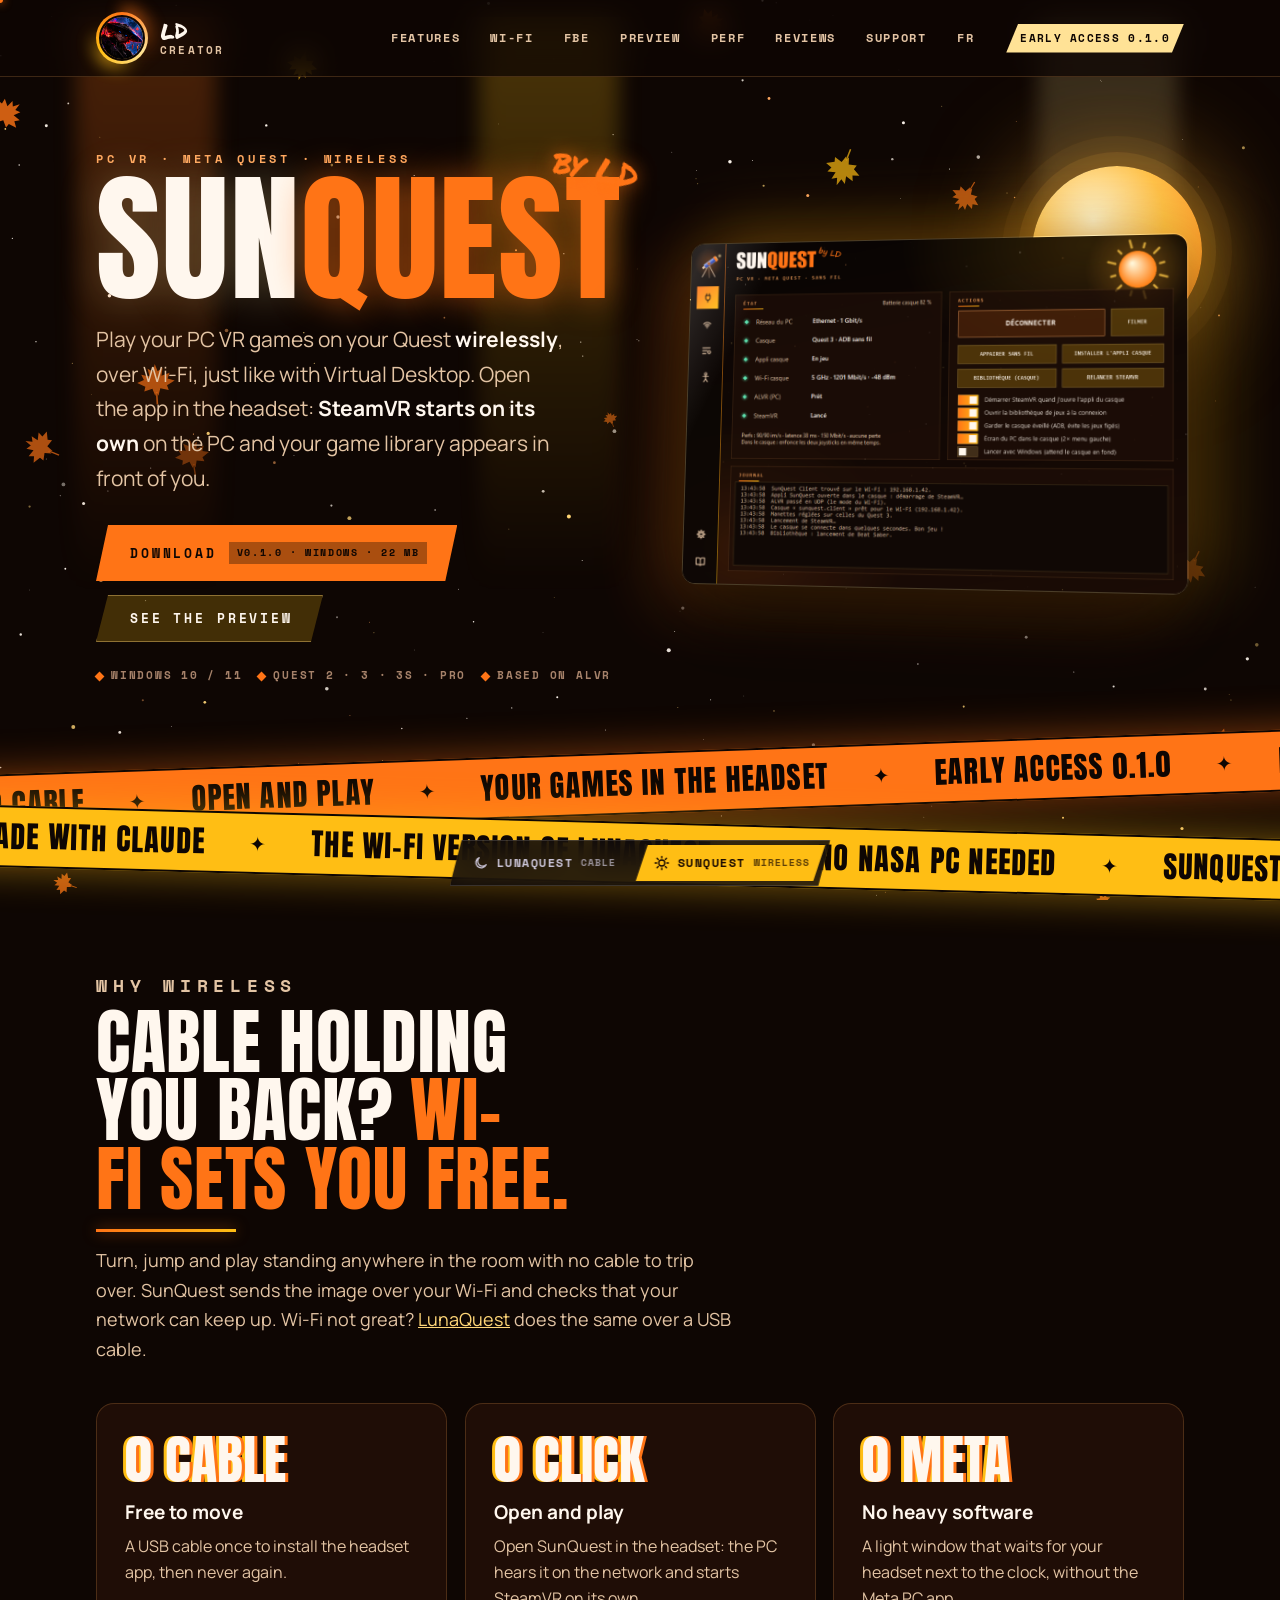
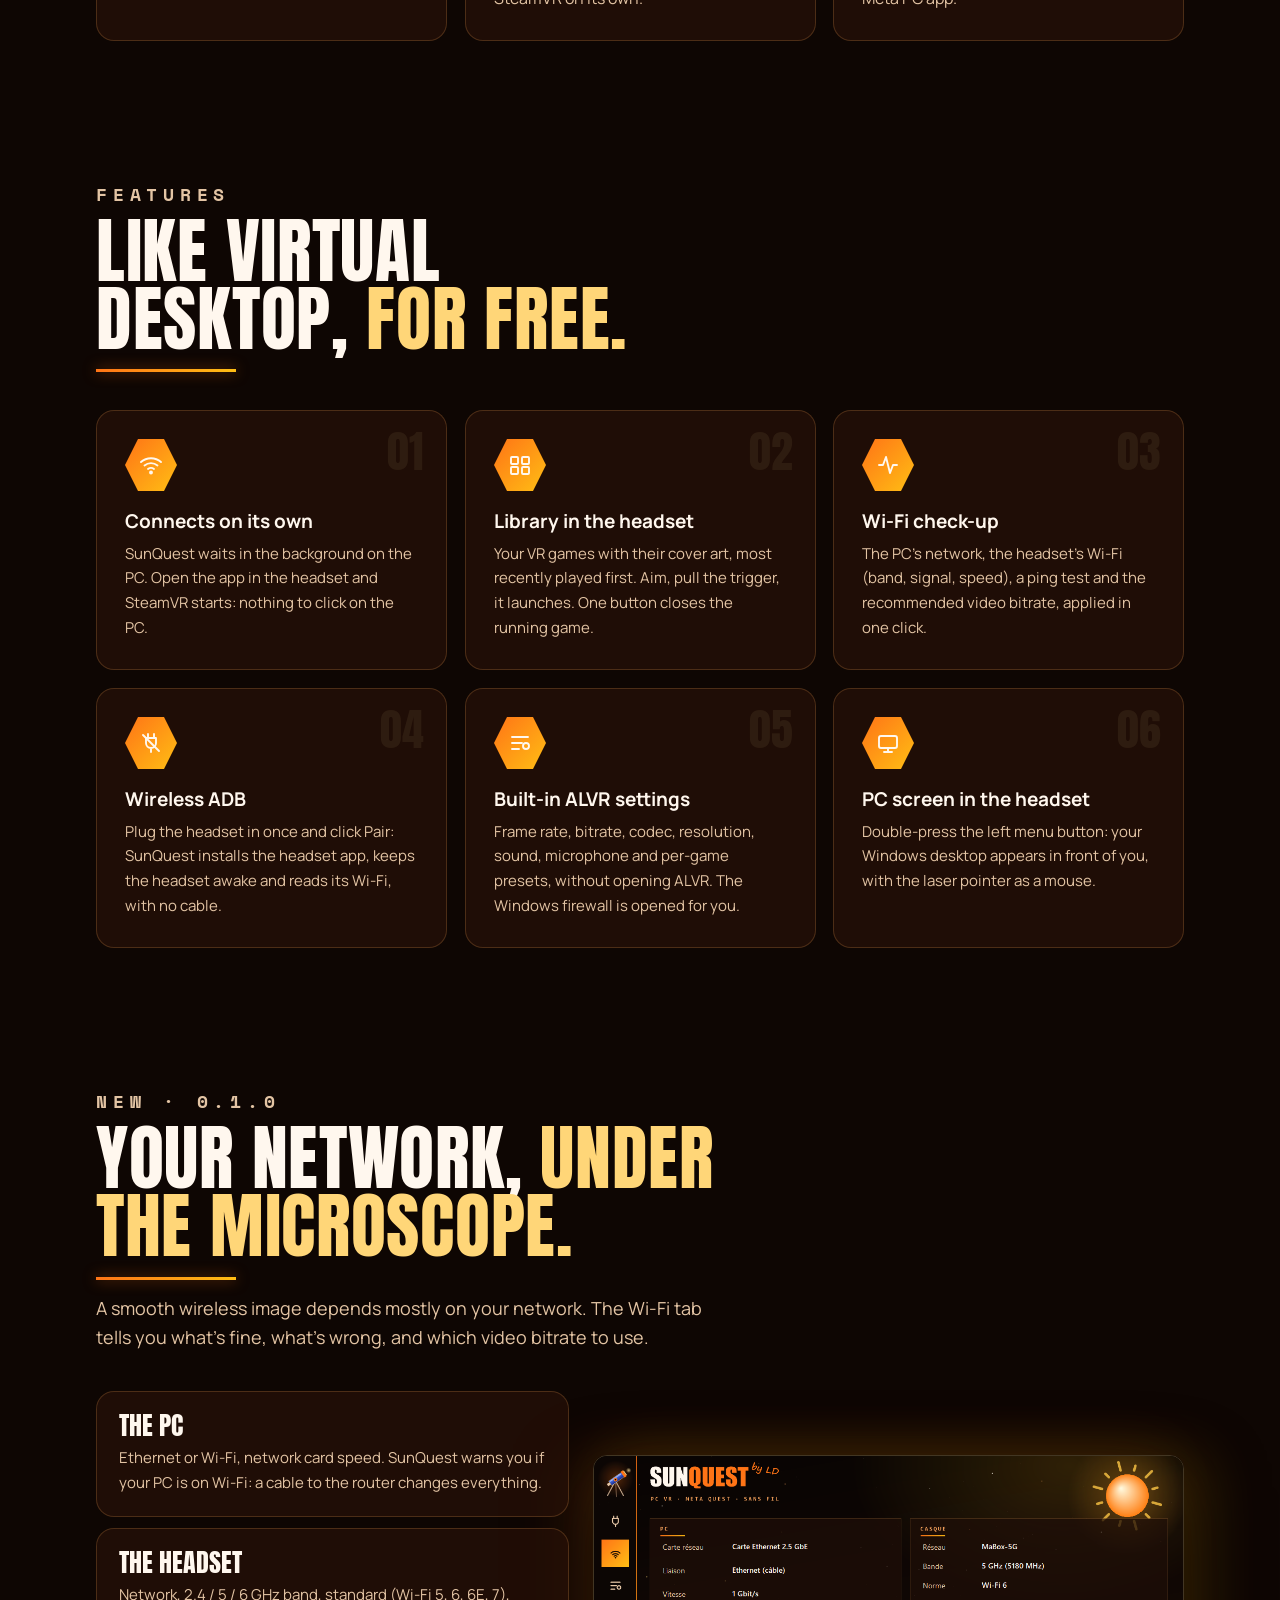
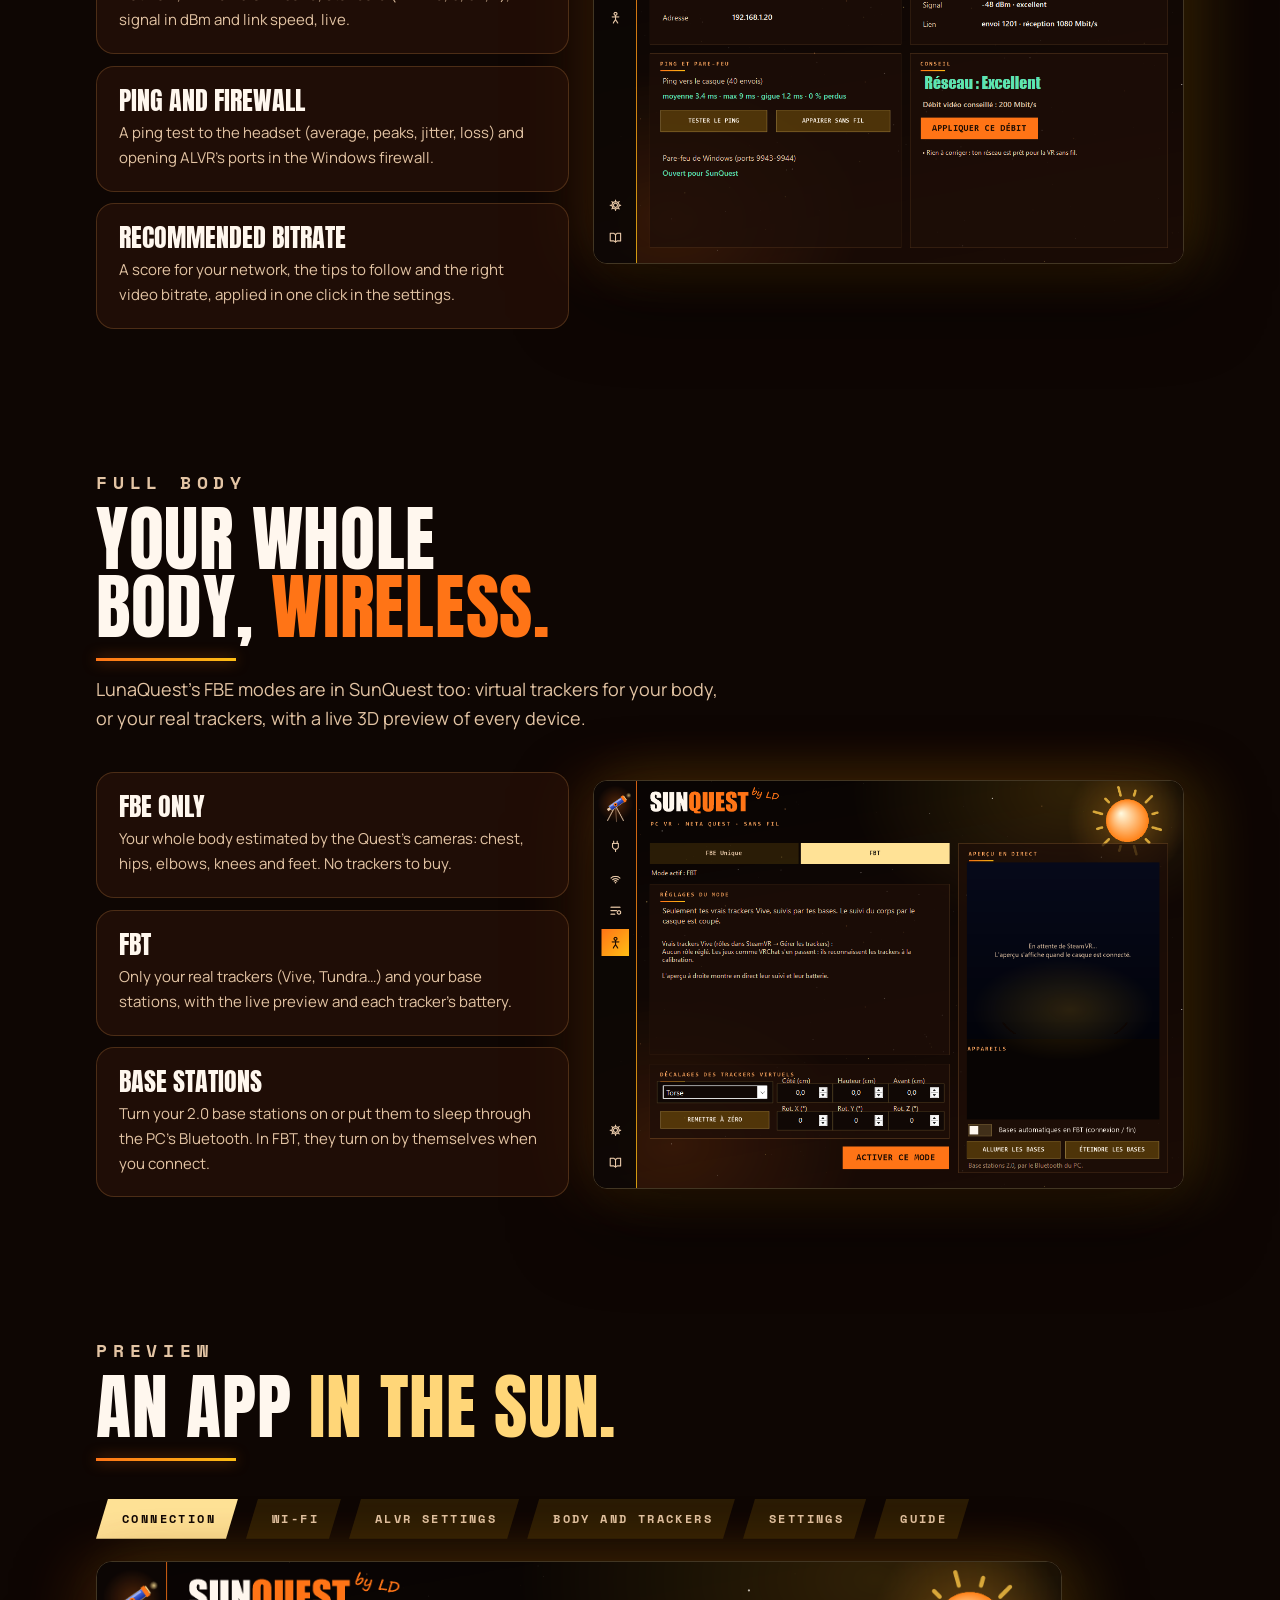
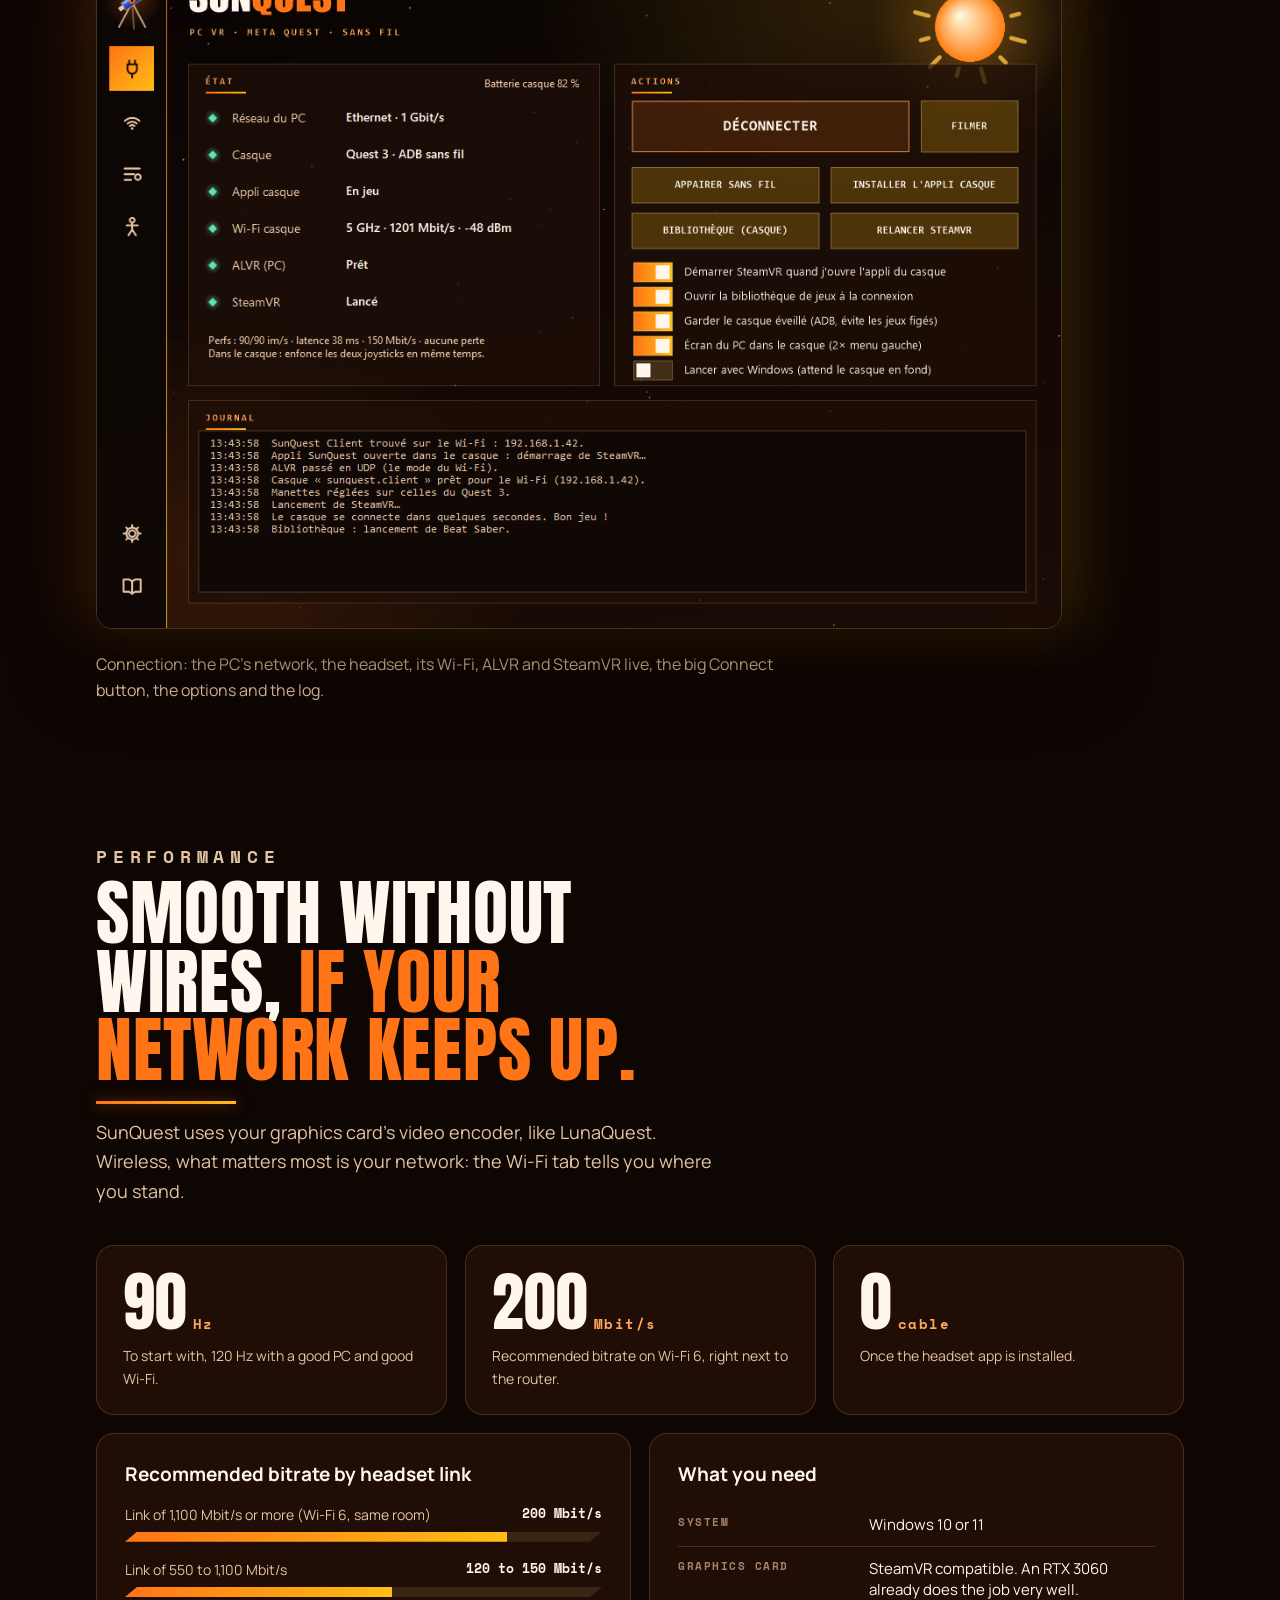
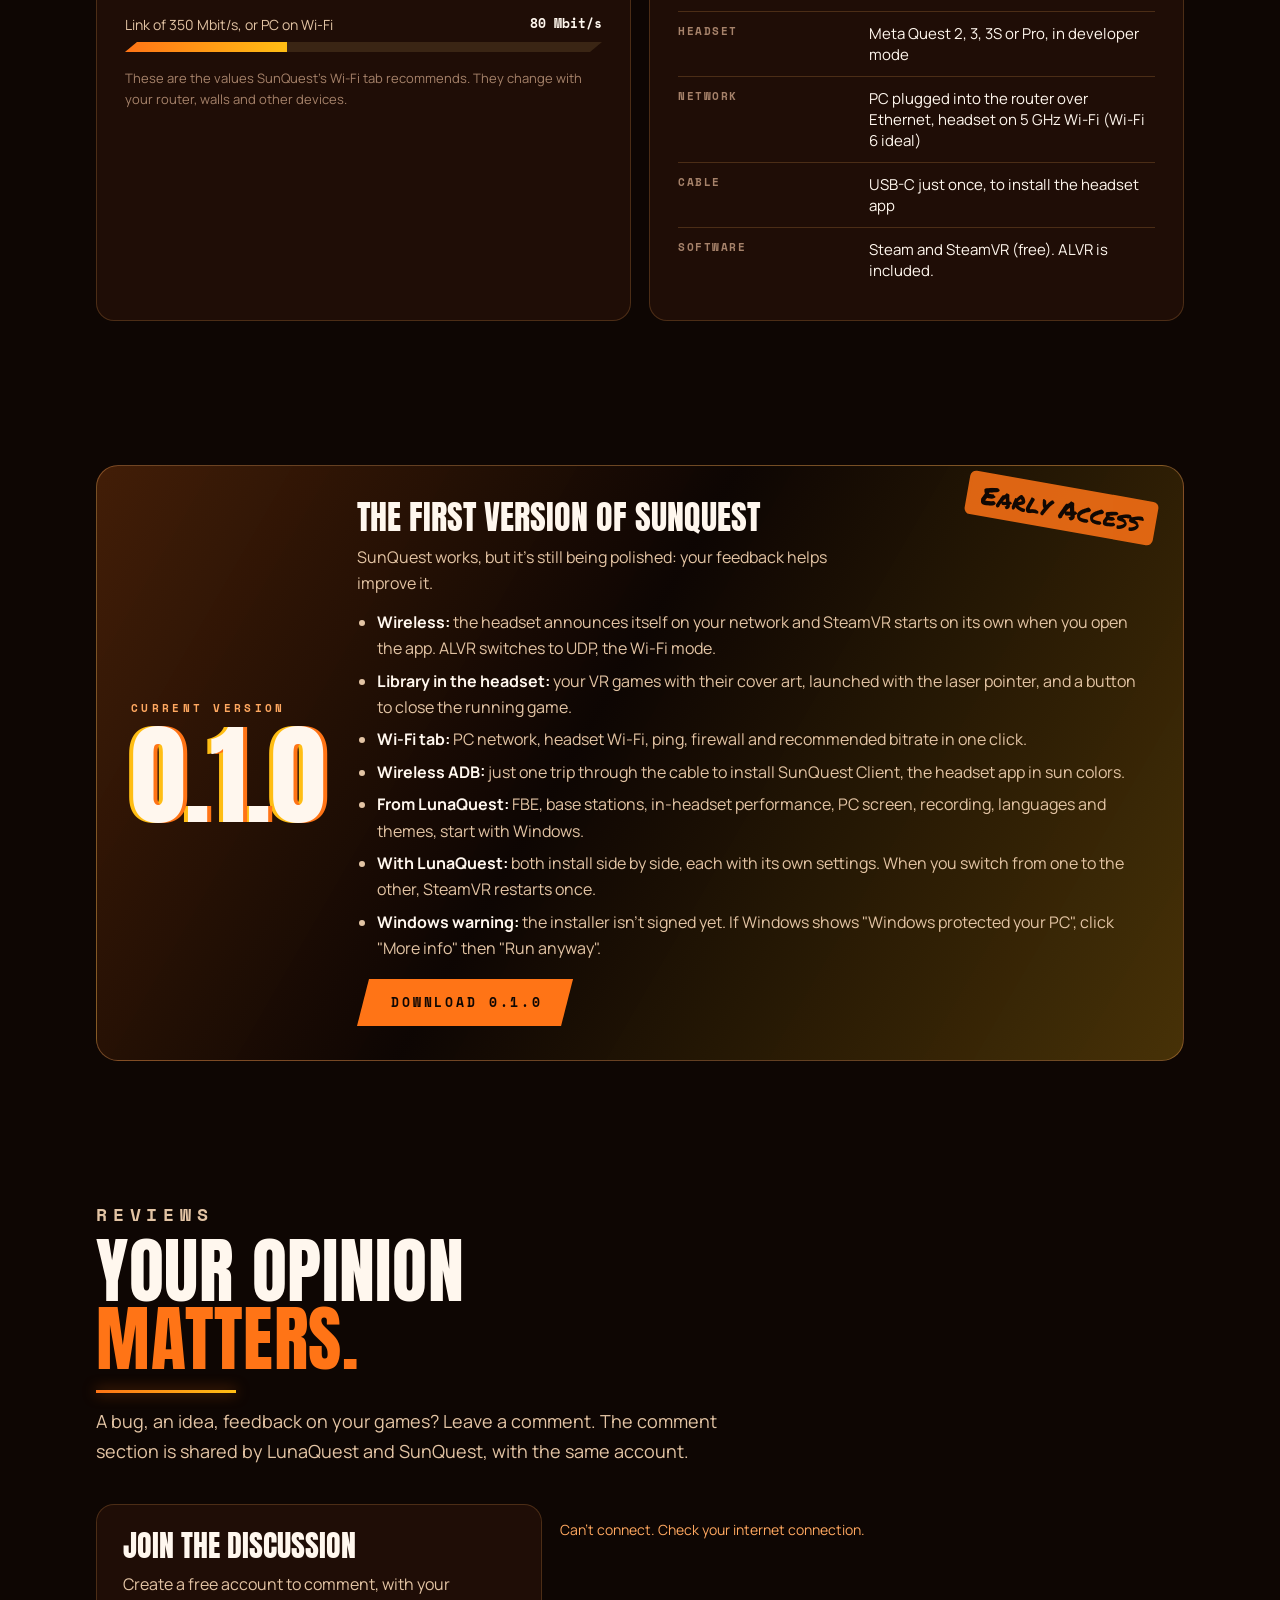
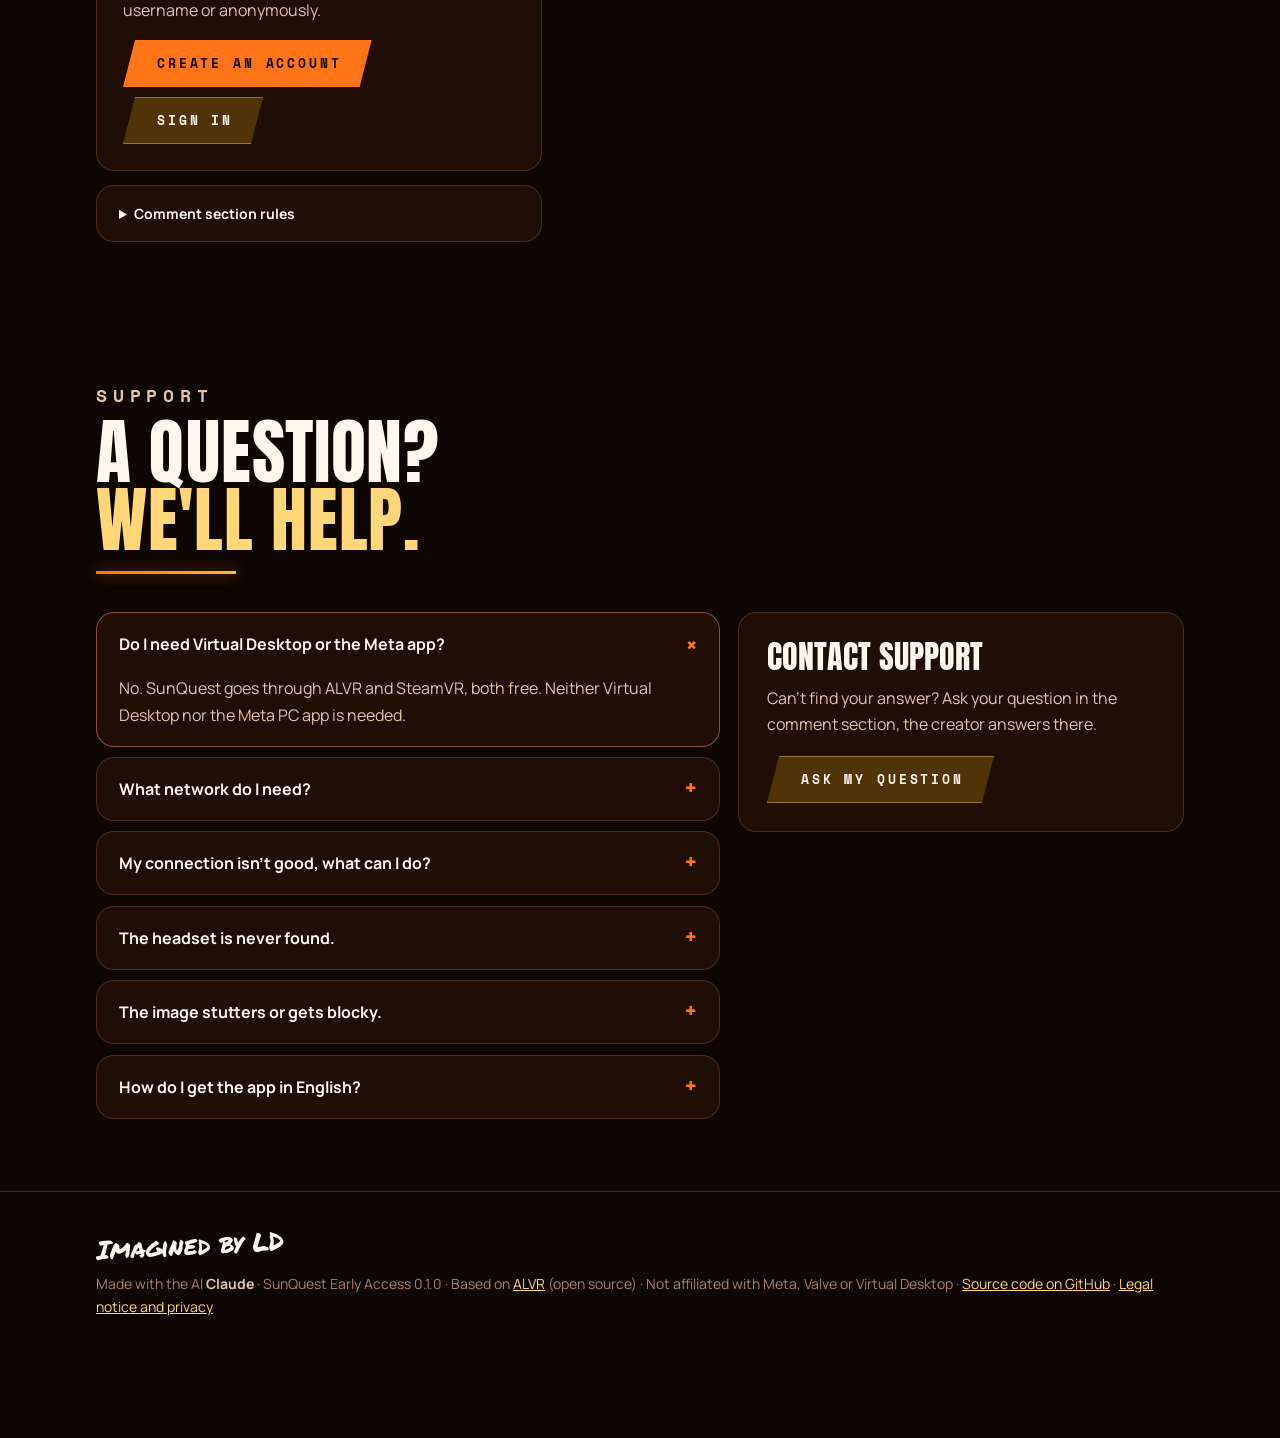
<file: site/sunquest/en/index.html>
<html lang="en" data-product="sun">
<title>SunQuest – Wireless PC VR for Meta Quest</title>
<meta name="description" content="SunQuest: play your PC VR games on your Meta Quest wirelessly, over Wi-Fi, like with Virtual Desktop. Free, SteamVR starts on its own, based on ALVR.">
<link rel="alternate" hreflang="fr" href="https://lunaquest-by-ld.netlify.app/sunquest/">
<link rel="alternate" hreflang="en" href="https://lunaquest-by-ld.netlify.app/sunquest/en/">
<meta name="viewport" content="width=device-width, initial-scale=1, viewport-fit=cover">
<meta name="claude:viewport-fit-sides" content="cover">
<link rel="stylesheet" href="../../fonts/fonts.css">
<style>
  /* Layout : nuit de pleine lune façon affiche samouraï — rouge érable, bleu électrique, lumière de lune ; colonne de 1120px, une colonne sur mobile. */
  :root {
    color-scheme: dark;
    --night: #0e0603;
    --ink: #160a05;
    --panel: rgba(42, 18, 8, 0.66);
    --line: rgba(255, 176, 92, 0.2);
    --red: #ff7416;
    --red-soft: #ffa860;
    --blue: #ffbe14;
    --blue-soft: #ffd678;
    --moon: #ffe296;
    --paper: #fff7ee;
    --muted: #e3c4a4;
    --faint: #a6826a;
    --font-display: "Anton", "Impact", "Arial Narrow", sans-serif;
    --font-body: "Manrope", "Segoe UI", system-ui, sans-serif;
    --font-mono: "Space Mono", Consolas, monospace;
    --font-tag: "Permanent Marker", "Segoe Print", cursive;
    --radius: 18px;
    --max: 1120px;
    --cut: polygon(12px 0, 100% 0, calc(100% - 12px) 100%, 0 100%);
  }
  * { box-sizing: border-box; }
  html { scroll-behavior: smooth; }
  body { margin: 0; background: var(--night); color: var(--paper); font: 16px/1.65 var(--font-body); overflow-x: hidden; }
  body::before { content: ""; position: fixed; inset: 0 0 auto; height: env(safe-area-inset-top, 0px); z-index: 60; background: var(--night); }
  @media (pointer: fine) { body.fx-cursor, body.fx-cursor a, body.fx-cursor button, body.fx-cursor summary, body.fx-cursor [tabindex] { cursor: crosshair; } }
  a { color: var(--blue-soft); }
  :focus-visible { outline: 2px solid var(--red-soft); outline-offset: 3px; }
  h1, h2, h3 { margin: 0; text-wrap: balance; }
  .wrap { position: relative; z-index: 2; max-width: var(--max); margin: 0 auto; padding-left: max(16px, env(safe-area-inset-left, 0px)); padding-right: max(16px, env(safe-area-inset-right, 0px)); }
  .eyebrow { font: 700 12px/1 var(--font-mono); letter-spacing: .32em; text-transform: uppercase; color: var(--red-soft); }

  /* ---------- Fond ---------- */
  #sky { position: fixed; inset: 0; width: 100%; height: 100%; z-index: 0; pointer-events: none; }
  .police { position: fixed; inset: 0; z-index: 1; pointer-events: none; mix-blend-mode: screen; }
  .police::before, .police::after { content: ""; position: absolute; inset: 0; opacity: 0; }
  .police::before { background: radial-gradient(ellipse at 0% 55%, rgba(255,116,22,.5), transparent 55%); }
  .police::after { background: radial-gradient(ellipse at 100% 55%, rgba(255,190,20,.55), transparent 55%); }
  body.siren .police::before { animation: sirenR .5s steps(2) infinite; }
  body.siren .police::after { animation: sirenB .5s steps(2) infinite; }
  @keyframes sirenR { 0% { opacity: .9; } 50% { opacity: 0; } }
  @keyframes sirenB { 0% { opacity: 0; } 50% { opacity: .9; } }
  .progress { position: fixed; top: env(safe-area-inset-top, 0px); left: 0; height: 3px; width: 100%; z-index: 70; transform-origin: 0 50%; transform: scaleX(0); background: linear-gradient(90deg, var(--red), var(--moon), var(--blue)); box-shadow: 0 0 12px var(--red); }

  /* Curseur : anneau qui suit la souris et grossit sur ce qui est cliquable. */
  .cursor { position: fixed; left: 0; top: 0; z-index: 80; pointer-events: none; width: 34px; height: 34px; margin: -17px 0 0 -17px; border-radius: 50%;
    border: 1.5px solid var(--moon); mix-blend-mode: screen; transition: width .2s, height .2s, margin .2s, border-color .2s, background .2s; display: none; }
  .cursor.on { width: 58px; height: 58px; margin: -29px 0 0 -29px; border-color: var(--red); background: rgba(255,116,22,.12); }
  .cursor-dot { position: fixed; left: 0; top: 0; z-index: 81; pointer-events: none; width: 6px; height: 6px; margin: -3px 0 0 -3px; border-radius: 50%; background: var(--red); box-shadow: 0 0 10px var(--red); display: none; }
  @media (pointer: fine) { body.fx-cursor .cursor, body.fx-cursor .cursor-dot { display: block; } }

  /* Glitch : séparation rouge / bleu, pilotée par le script. */
  .glitch { position: relative; display: inline-block; }
  .glitch::before, .glitch::after { content: attr(data-text); position: absolute; inset: 0; pointer-events: none; mix-blend-mode: screen; }
  .glitch::before { color: var(--red); transform: translate(var(--gx1, 0px), 0); clip-path: inset(var(--gc1, 100%) 0 var(--gc2, 0) 0); }
  .glitch::after { color: var(--blue); transform: translate(var(--gx2, 0px), 0); clip-path: inset(var(--gc3, 100%) 0 var(--gc4, 0) 0); }

  /* ---------- Barre du haut ---------- */
  .top { position: sticky; top: env(safe-area-inset-top, 0px); z-index: 50; backdrop-filter: blur(14px); background: rgba(14, 6, 3, .74); border-bottom: 1px solid var(--line); }
  .top .wrap { display: flex; align-items: center; gap: 20px; padding-block: 12px; }
  .creator { position: relative; display: flex; align-items: center; gap: 12px; }
  .avatar { position: relative; width: 52px; height: 52px; flex: none; border-radius: 50%; padding: 3px; isolation: isolate; }
  .avatar::before { content: ""; position: absolute; inset: 0; border-radius: 50%; z-index: -1;
    background: conic-gradient(from var(--spin, 0deg), var(--red), var(--moon), var(--blue), var(--red)); animation: ring 4s linear infinite; }
  .avatar::after { content: ""; position: absolute; inset: -6px; border-radius: 50%; z-index: -2; background: conic-gradient(from var(--spin, 0deg), var(--red), transparent 40%, var(--blue), transparent 80%); filter: blur(8px); opacity: .7; animation: ring 4s linear infinite; }
  @property --spin { syntax: "<angle>"; inherits: false; initial-value: 0deg; }
  @keyframes ring { to { --spin: 360deg; } }
  .avatar img { display: block; width: 100%; height: 100%; border-radius: 50%; object-fit: cover; border: 2px solid var(--night); transition: transform .35s cubic-bezier(.2,.9,.2,1), filter .35s; }
  .creator:hover .avatar img, .creator:focus-within .avatar img { transform: scale(1.12) rotate(-6deg); filter: saturate(1.3) contrast(1.1); }
  .creator .who { font: 700 11px/1.2 var(--font-mono); letter-spacing: .2em; text-transform: uppercase; color: var(--muted); }
  .creator .who b { display: block; font: 400 22px/1 var(--font-tag); letter-spacing: 0; color: var(--paper); text-transform: none; transform: rotate(-4deg); margin-bottom: 3px; }
  .creator-card { position: absolute; top: calc(100% + 14px); left: 0; width: min(380px, calc(100vw - 32px)); display: grid; grid-template-columns: 120px 1fr; gap: 16px;
    padding: 16px; border-radius: 18px; background: rgba(22, 10, 5, .97); border: 1px solid rgba(255,168,96,.35);
    box-shadow: 0 24px 60px rgba(0,0,0,.6), -10px 0 40px rgba(255,116,22,.18), 10px 0 40px rgba(255,190,20,.18);
    opacity: 0; visibility: hidden; transform: translateY(-8px) scale(.98); transform-origin: 30px 0; transition: opacity .25s, transform .3s cubic-bezier(.2,.9,.2,1), visibility .3s; }
  .creator:hover .creator-card, .creator:focus-within .creator-card { opacity: 1; visibility: visible; transform: none; }
  .portrait { position: relative; border-radius: 12px; overflow: hidden; aspect-ratio: 9 / 16; max-width: 100%; border: 1px solid var(--line); }
  .portrait img { position: absolute; inset: -8%; width: 116%; height: 116%; object-fit: cover; transform: translate(var(--px, 0px), var(--py, 0px)); transition: transform .2s ease-out; }
  .portrait::after { content: ""; position: absolute; inset: 0; background: linear-gradient(180deg, transparent 55%, rgba(14,6,3,.8)); }
  .creator-card h3 { font: 700 11px/1 var(--font-mono); letter-spacing: .3em; text-transform: uppercase; color: var(--red-soft); margin-bottom: 8px; }
  .creator-card .sig { font: 400 34px/1 var(--font-tag); color: var(--paper); transform: rotate(-5deg); display: inline-block; margin-bottom: 12px; text-shadow: 3px 0 var(--red), -3px 0 var(--blue); }
  .creator-card dl { margin: 0; display: grid; gap: 7px; font-size: 13.5px; }
  .creator-card dt { font: 700 10px/1 var(--font-mono); letter-spacing: .2em; text-transform: uppercase; color: var(--faint); }
  .creator-card dd { margin: 2px 0 0; color: var(--paper); }
  .nav { display: flex; gap: 6px; margin-left: auto; }
  .nav a { position: relative; color: var(--muted); text-decoration: none; font: 700 12px/1 var(--font-mono); letter-spacing: .14em; text-transform: uppercase; padding: 10px 12px; transition: color .2s; }
  .nav a::after { content: ""; position: absolute; left: 12px; right: 12px; bottom: 4px; height: 2px; background: linear-gradient(90deg, var(--red), var(--blue)); transform: scaleX(0); transform-origin: left; transition: transform .25s cubic-bezier(.2,.9,.2,1); }
  .nav a:hover { color: var(--paper); }
  .nav a:hover::after { transform: scaleX(1); }
  .pill { font: 700 11px/1 var(--font-mono); letter-spacing: .12em; text-transform: uppercase; padding: 9px 14px; color: var(--night); background: var(--moon); clip-path: var(--cut); white-space: nowrap; animation: pulse 1.6s steps(2) infinite; }
  @keyframes pulse { 50% { filter: brightness(1.25); } }

  /* ---------- Hero ---------- */
  .hero { position: relative; display: grid; grid-template-columns: 1.05fr 1fr; gap: 44px; align-items: center; padding-block: 64px 48px; }
  .beams { position: absolute; inset: -60px -10vw auto; height: 620px; pointer-events: none; mix-blend-mode: screen; opacity: .5; z-index: 0; overflow: hidden; }
  .beam { position: absolute; top: -40px; width: 140px; height: 760px; transform-origin: 50% 0; background: linear-gradient(180deg, var(--bc), transparent 80%); filter: blur(10px); }
  .b1 { left: 8%; --bc: rgba(255,116,22,.55); animation: sweep 6s ease-in-out infinite alternate; }
  .b2 { left: 38%; --bc: rgba(255,190,20,.55); animation: sweep 4.6s ease-in-out -2s infinite alternate-reverse; }
  .b3 { right: 10%; --bc: rgba(255,226,150,.4); animation: sweep 5.4s ease-in-out -1s infinite alternate; }
  @keyframes sweep { from { transform: rotate(-24deg); } to { transform: rotate(24deg); } }
  .hero > div:not(.beams) { position: relative; z-index: 1; min-width: 0; }
  .title { position: relative; display: inline-block; }
  .hero h1 { font: 400 clamp(64px, 11vw, 140px)/.88 var(--font-display); letter-spacing: .01em; text-transform: uppercase; color: var(--paper); text-shadow: 0 0 40px rgba(255,226,150,.25); }
  .hero h1 .q { color: var(--red); text-shadow: 0 0 34px rgba(255,116,22,.55); }
  .slash { position: absolute; left: -6%; right: -6%; top: 52%; height: 4px; background: linear-gradient(90deg, transparent, var(--paper), var(--red-soft), transparent); box-shadow: 0 0 18px var(--paper), 0 0 40px var(--red); transform: rotate(-9deg) scaleX(0); transform-origin: 0 50%; opacity: 0; pointer-events: none; }
  .title.cut .slash { animation: slash .42s cubic-bezier(.2,.9,.2,1) forwards; }
  @keyframes slash { 0% { transform: rotate(-9deg) scaleX(0); opacity: 1; } 50% { transform: rotate(-9deg) scaleX(1); opacity: 1; } 100% { transform: rotate(-9deg) scaleX(1); opacity: 0; } }
  .tag-ld { position: absolute; right: -18px; top: -26px; font: 400 34px/1 var(--font-tag); color: var(--red); transform: rotate(12deg); text-shadow: 0 0 18px rgba(255,116,22,.6); }
  .lead { font-size: clamp(18px, 2.2vw, 21px); color: var(--muted); max-width: 36ch; margin: 22px 0 30px; }
  .lead b { color: var(--paper); }
  .cta { display: flex; flex-wrap: wrap; gap: 14px; align-items: center; }
  .btn { position: relative; display: inline-flex; align-items: center; gap: 12px; padding: 17px 30px 17px 34px; font: 700 13px/1 var(--font-mono); letter-spacing: .22em; text-transform: uppercase; text-decoration: none; border: 0; clip-path: var(--cut); transition: transform .18s cubic-bezier(.2,.9,.2,1), background .2s, color .2s; will-change: transform; }
  .btn-soon { color: var(--paper); background: var(--red); cursor: not-allowed; }
  .btn-soon:hover { background: var(--paper); color: var(--night); }
  .btn-soon small { font: 700 10px/1 var(--font-mono); letter-spacing: .16em; padding: 6px 8px; background: rgba(14,6,3,.35); }
  .btn-dl { color: var(--paper); background: var(--red); box-shadow: 0 0 34px rgba(255,116,22,.35); }
  .btn-dl:hover { background: var(--paper); color: var(--night); }
  .btn-dl small { font: 700 10px/1 var(--font-mono); letter-spacing: .16em; padding: 6px 8px; background: rgba(14,6,3,.35); }
  .btn-ghost { color: var(--paper); background: rgba(255,190,20,.22); box-shadow: inset 0 0 0 1px rgba(255,214,120,.4); }
  .btn-ghost:hover { background: var(--blue); }
  .hero-meta { display: flex; flex-wrap: wrap; gap: 16px; margin-top: 26px; font: 700 11px/1.4 var(--font-mono); letter-spacing: .16em; text-transform: uppercase; color: var(--faint); }
  .hero-meta span { display: inline-flex; align-items: center; gap: 8px; }
  .hero-meta span::before { content: ""; width: 7px; height: 7px; background: var(--red); transform: rotate(45deg); }

  .stage { position: relative; perspective: 1400px; }
  .moon { position: absolute; width: 160px; height: 160px; right: -14px; top: -66px; border-radius: 50%; z-index: 0;
    background: radial-gradient(circle at 34% 30%, #fff, #c9d8f6 58%, #8ea2d4); box-shadow: 0 0 100px rgba(255,226,150,.6), inset -30px -14px 40px rgba(8,14,46,.55); animation: float 9s ease-in-out infinite; }
  .moon::before, .moon::after { content: ""; position: absolute; border-radius: 50%; background: rgba(70,90,150,.22); }
  .moon::before { width: 40px; height: 40px; left: 30px; top: 76px; }
  .moon::after { width: 22px; height: 22px; left: 92px; top: 34px; }
  @keyframes float { 50% { transform: translateY(-14px); } }
  .shot { position: relative; z-index: 1; margin: 0; border-radius: 14px; overflow: hidden; border: 1px solid rgba(255,226,150,.25);
    box-shadow: 0 40px 90px rgba(0,0,0,.65), -24px 18px 70px rgba(255,116,22,.28), 24px -10px 70px rgba(255,190,20,.3);
    transform: rotateY(-10deg) rotateX(5deg); transition: transform .45s ease-out; will-change: transform; }
  .shot img { display: block; width: 100%; height: auto; }
  .shot::after { content: ""; position: absolute; inset: 0; background: linear-gradient(115deg, transparent 35%, rgba(255,255,255,.14) 48%, transparent 60%); transform: translateX(var(--sheen, -60%)); transition: transform .45s ease-out; pointer-events: none; }

  /* ---------- Bandeau défilant ---------- */
  .marquee { position: relative; z-index: 2; overflow: hidden; background: var(--red); color: var(--night); transform: rotate(-2deg); margin: 20px -4vw; border-block: 2px solid var(--night); box-shadow: 0 0 40px rgba(255,116,22,.45); }
  .marquee.alt { background: var(--blue); color: var(--paper); transform: rotate(1.5deg); margin-top: -12px; box-shadow: 0 0 40px rgba(255,190,20,.45); }
  .track { display: flex; width: max-content; animation: marquee 22s linear infinite; }
  .marquee.alt .track { animation-direction: reverse; animation-duration: 28s; }
  .marquee:hover .track { animation-play-state: paused; }
  .track span { font: 400 30px/1 var(--font-display); text-transform: uppercase; letter-spacing: .04em; padding: 14px 22px; white-space: nowrap; }
  .track span::after { content: "✦"; margin-left: 44px; font-size: 20px; vertical-align: 4px; }
  @keyframes marquee { to { transform: translateX(-50%); } }

  /* ---------- Sections ---------- */
  section { padding-block: 72px; }
  .head { display: grid; gap: 14px; margin-bottom: 38px; max-width: 64ch; }
  .head h2 { position: relative; font: 400 clamp(40px, 6vw, 72px)/.95 var(--font-display); text-transform: uppercase; letter-spacing: .01em; }
  .head h2 .r { color: var(--red); }
  .head h2 .b { color: var(--blue-soft); }
  .head h2::after { content: ""; display: block; height: 3px; width: 140px; margin-top: 16px; background: linear-gradient(90deg, var(--red), var(--blue)); transform: scaleX(.25); transform-origin: left; transition: transform .7s cubic-bezier(.2,.9,.2,1); box-shadow: 0 0 14px rgba(255,116,22,.6); }
  .head.seen h2::after { transform: scaleX(1); }
  .head p { margin: 0; color: var(--muted); font-size: 18px; }

  /* Cartes interactives : inclinaison 3D, halo qui suit la souris, bordure rouge/bleu. */
  .tilt { position: relative; border-radius: var(--radius); background: var(--panel); border: 1px solid var(--line); transform-style: preserve-3d; transition: transform .25s ease-out, border-color .25s, box-shadow .25s; will-change: transform; }
  .tilt::before { content: ""; position: absolute; inset: 0; border-radius: inherit; pointer-events: none; opacity: 0; transition: opacity .25s;
    background: radial-gradient(360px circle at var(--mx, 50%) var(--my, 50%), rgba(255,116,22,.22), rgba(255,190,20,.12) 40%, transparent 65%); }
  .tilt::after { content: ""; position: absolute; inset: -1px; border-radius: inherit; padding: 1px; pointer-events: none; opacity: 0; transition: opacity .25s;
    background: radial-gradient(240px circle at var(--mx, 50%) var(--my, 50%), var(--red), var(--blue) 50%, transparent 75%);
    -webkit-mask: linear-gradient(#000 0 0) content-box, linear-gradient(#000 0 0); -webkit-mask-composite: xor; mask-composite: exclude; }
  .tilt:hover { box-shadow: 0 24px 60px rgba(0,0,0,.45); }
  .tilt:hover::before, .tilt:hover::after { opacity: 1; }
  .tilt > * { position: relative; }

  .why { display: grid; grid-template-columns: repeat(3, 1fr); gap: 18px; }
  .why article { padding: 28px; }
  .why .big { font: 400 54px/1 var(--font-display); text-transform: uppercase; color: var(--paper); text-shadow: 3px 0 var(--red), -3px 0 var(--blue); transition: text-shadow .2s steps(2); }
  .why article:hover .big { text-shadow: 6px 0 var(--red), -6px 0 var(--blue); }
  .why h3 { font: 700 19px/1.3 var(--font-body); margin: 14px 0 8px; }
  .why p { margin: 0; color: var(--muted); }

  .features { display: grid; grid-template-columns: repeat(3, 1fr); gap: 18px; }
  .feature { padding: 28px; }
  .icon { width: 52px; height: 52px; display: grid; place-items: center; clip-path: polygon(25% 0, 75% 0, 100% 50%, 75% 100%, 25% 100%, 0 50%); background: linear-gradient(135deg, var(--red), var(--blue)); transition: transform .4s cubic-bezier(.2,.9,.2,1); }
  .feature:hover .icon { transform: rotate(60deg) scale(1.08); }
  .icon svg { width: 24px; height: 24px; fill: none; stroke: var(--paper); stroke-width: 1.9; stroke-linecap: round; stroke-linejoin: round; transition: transform .4s cubic-bezier(.2,.9,.2,1); }
  .feature:hover .icon svg { transform: rotate(-60deg); }
  .feature h3 { font: 700 19px/1.3 var(--font-body); margin: 18px 0 8px; }
  .feature p { margin: 0; color: var(--muted); font-size: 15px; }
  .feature .num { position: absolute; right: 22px; top: 18px; font: 400 44px/1 var(--font-display); color: rgba(255,226,150,.07); transition: color .3s; }
  .feature:hover .num { color: rgba(255,116,22,.35); }

  .preview { display: grid; gap: 22px; }
  .tabs { display: flex; flex-wrap: wrap; gap: 8px; }
  .tabs button { font: 700 12px/1 var(--font-mono); letter-spacing: .2em; text-transform: uppercase; color: var(--muted); background: rgba(255,190,20,.12); border: 0; padding: 14px 22px 14px 26px; clip-path: var(--cut); transition: background .2s, color .2s, transform .15s; }
  .tabs button:hover { color: var(--paper); background: rgba(255,190,20,.32); transform: translateY(-2px); }
  .tabs button[aria-selected="true"] { color: var(--night); background: var(--moon); }
  .viewer { position: relative; overflow: hidden; border-radius: 16px; max-width: 966px; border: 1px solid rgba(255,226,150,.22); box-shadow: 0 30px 80px rgba(0,0,0,.6), -20px 0 60px rgba(255,116,22,.16), 20px 0 60px rgba(255,190,20,.18); }
  .viewer img { display: block; width: 100%; height: auto; }
  .viewer.glitching img { animation: tear .32s steps(4); }
  @keyframes tear {
    0% { clip-path: inset(10% 0 60% 0); transform: translateX(-14px); filter: hue-rotate(90deg); }
    33% { clip-path: inset(50% 0 20% 0); transform: translateX(12px); }
    66% { clip-path: inset(30% 0 40% 0); transform: translateX(-6px); filter: none; }
    100% { clip-path: inset(0); transform: none; }
  }
  .caption { color: var(--muted); margin: 0; max-width: 70ch; }

  .stats { display: grid; grid-template-columns: repeat(3, 1fr); gap: 18px; margin-bottom: 18px; }
  .stat { padding: 24px 26px; }
  .stat .val { font: 400 clamp(46px, 6vw, 64px)/1 var(--font-display); color: var(--paper); font-variant-numeric: tabular-nums; }
  .stat .val small { font: 700 14px/1 var(--font-mono); letter-spacing: .1em; color: var(--red-soft); margin-left: 6px; }
  .stat p { margin: 10px 0 0; color: var(--muted); font-size: 14px; }
  .perf { display: grid; grid-template-columns: 1fr 1fr; gap: 18px; }
  .panel { padding: 28px; min-width: 0; }
  .panel h3 { font: 700 19px/1.3 var(--font-body); margin-bottom: 16px; }
  .spec { width: 100%; border-collapse: collapse; font-size: 15px; }
  .spec td { padding: 11px 0; border-top: 1px solid var(--line); vertical-align: top; }
  .spec tr:first-child td { border-top: 0; }
  .spec td:first-child { font: 700 11px/1.6 var(--font-mono); letter-spacing: .14em; text-transform: uppercase; color: var(--faint); width: 40%; padding-right: 12px; }
  .note { font-size: 13px; color: var(--faint); margin: 16px 0 0; }
  .bars { display: grid; gap: 16px; }
  .bars .row { display: flex; justify-content: space-between; font-size: 14px; color: var(--muted); margin-bottom: 6px; }
  .bars .row b { font: 700 13px/1.6 var(--font-mono); color: var(--paper); }
  .bar { height: 10px; background: rgba(255,214,120,.12); overflow: hidden; clip-path: var(--cut); }
  .bar i { display: block; height: 100%; background: linear-gradient(90deg, var(--red), var(--blue)); transform-origin: left; transition: transform 1.2s cubic-bezier(.2,.9,.2,1); }
  .bars:not(.seen) .bar i { transform: scaleX(.15); }

  .release { position: relative; overflow: hidden; display: grid; grid-template-columns: auto 1fr; gap: 32px; align-items: center; padding: 34px; border-radius: 22px;
    background: linear-gradient(120deg, rgba(255,116,22,.22), rgba(14,6,3,.6) 45%, rgba(255,190,20,.24)); border: 1px solid rgba(255,168,96,.35); }
  .version { font: 400 clamp(64px, 10vw, 110px)/.9 var(--font-display); color: var(--paper); text-shadow: 4px 0 var(--red), -4px 0 var(--blue); }
  .version small { display: block; font: 700 11px/1.4 var(--font-mono); letter-spacing: .3em; text-transform: uppercase; color: var(--red-soft); text-shadow: none; margin-bottom: 10px; }
  .stamp { position: absolute; right: 26px; top: 20px; font: 400 26px/1 var(--font-tag); color: var(--red); transform: rotate(10deg); border: 3px solid var(--red); padding: 6px 12px; border-radius: 6px; opacity: .85; }
  .release h2 { font: 400 34px/1 var(--font-display); text-transform: uppercase; margin-bottom: 10px; }
  .release p { margin: 0 0 12px; color: var(--muted); max-width: 52ch; }
  .release ul { margin: 0; padding-left: 20px; color: var(--muted); }
  .release li b { color: var(--paper); }
  .release li { margin-bottom: 6px; }
  .release .dl-row { margin: 18px 0 0; }

  /* ---------- FBE ---------- */
  .fbe { display: grid; grid-template-columns: minmax(0, 1fr) minmax(0, 1.25fr); gap: 24px; align-items: center; }
  .fbe-modes { display: grid; gap: 12px; }
  .fbe-mode { padding: 20px 22px; }
  .fbe-mode h3 { font: 400 26px/1 var(--font-display); text-transform: uppercase; margin-bottom: 8px; display: flex; align-items: center; gap: 10px; }
  .fbe-mode p { margin: 0; color: var(--muted); font-size: 15px; }
  .beta { font: 700 10px/1 var(--font-mono); letter-spacing: .14em; text-transform: uppercase; padding: 5px 9px 5px 10px; color: var(--night); background: var(--red-soft); clip-path: var(--cut); }
  .fbe-shot { margin: 0; border-radius: 14px; overflow: hidden; border: 1px solid rgba(255,226,150,.22); box-shadow: 0 30px 80px rgba(0,0,0,.6), -20px 0 60px rgba(255,116,22,.16), 20px 0 60px rgba(255,190,20,.18); }
  .fbe-shot img { display: block; width: 100%; height: auto; }
  @media (max-width: 920px) { .fbe { grid-template-columns: 1fr; } }

  .support { display: grid; grid-template-columns: 1.4fr 1fr; gap: 18px; align-items: start; }
  .faq { display: grid; gap: 10px; }
  .faq details { padding: 0 22px; }
  .faq details[open] { border-color: rgba(255,168,96,.45); }
  .faq summary { cursor: pointer; list-style: none; padding: 18px 0; font-weight: 700; display: flex; justify-content: space-between; gap: 16px; transition: color .2s; }
  .faq summary:hover { color: var(--red-soft); }
  .faq summary::-webkit-details-marker { display: none; }
  .faq summary::after { content: "+"; font: 700 22px/1 var(--font-mono); color: var(--red); transition: transform .3s cubic-bezier(.2,.9,.2,1); }
  .faq details[open] summary::after { transform: rotate(135deg); }
  .faq p { margin: 0 0 18px; color: var(--muted); }
  .contact { padding: 28px; position: sticky; top: 100px; }
  .contact h3 { font: 400 32px/1 var(--font-display); text-transform: uppercase; margin-bottom: 12px; }
  .contact p { color: var(--muted); margin: 0 0 18px; }
  .soon-tag { display: inline-block; font: 700 11px/1 var(--font-mono); letter-spacing: .2em; text-transform: uppercase; padding: 10px 14px 10px 16px; color: var(--night); background: var(--red-soft); clip-path: var(--cut); animation: pulse 1.6s steps(2) infinite; }

  /* ---------- Espace commentaires ---------- */
  [hidden] { display: none !important; }
  .sr-only { position: absolute; width: 1px; height: 1px; overflow: hidden; clip: rect(0 0 0 0); white-space: nowrap; }
  .avis { display: grid; grid-template-columns: minmax(0, 1fr) minmax(0, 1.4fr); gap: 18px; align-items: start; }
  .avis-side { display: grid; gap: 14px; position: sticky; top: 100px; }
  .avis-box { padding: 26px; }
  .avis-box h3 { font: 400 30px/1 var(--font-display); text-transform: uppercase; margin-bottom: 10px; }
  .avis-box p { color: var(--muted); margin: 0 0 16px; }
  .avis-btns { display: flex; flex-wrap: wrap; gap: 10px; align-items: center; }
  .avis-btns.small { margin-top: 14px; gap: 18px; }
  .avis-who { font-size: 14px; }
  .avis-who b { color: var(--paper); }
  .avis textarea, .auth input[type=email], .auth input[type=password], .auth input[type=text] {
    width: 100%; font: 15px/1.5 var(--font-body); color: var(--paper); background: rgba(14,6,3,.6); border: 1px solid var(--line); border-radius: 10px; padding: 12px 14px; }
  .avis textarea { resize: vertical; min-height: 120px; }
  .avis textarea:focus, .auth input:focus { outline: 2px solid var(--red-soft); outline-offset: 1px; border-color: transparent; }
  .avis-row { display: flex; justify-content: space-between; align-items: center; gap: 12px; margin: 10px 0 4px; flex-wrap: wrap; }
  .check { display: inline-flex; gap: 8px; align-items: center; font-size: 14px; color: var(--paper); cursor: pointer; }
  .check input { accent-color: var(--red); width: 16px; height: 16px; }
  .avis-count { font: 700 11px/1 var(--font-mono); color: var(--faint); }
  .avis-hint { font-size: 12.5px; color: var(--faint) !important; margin: 0 0 14px !important; }
  .avis-rules { padding: 0 22px; }
  .avis-rules summary { cursor: pointer; padding: 16px 0; font-weight: 700; font-size: 14px; }
  .avis-rules ul { margin: 0 0 16px; padding-left: 18px; color: var(--muted); font-size: 14px; }
  .avis-offline { color: var(--muted); padding: 22px 26px; border: 1px dashed var(--line); border-radius: var(--radius); }
  .comments { list-style: none; margin: 0 0 14px; padding: 0; display: grid; gap: 10px; }
  .comment { padding: 18px 22px; }
  .comment-head { display: flex; flex-wrap: wrap; align-items: center; gap: 10px; margin-bottom: 6px; }
  .comment-author { color: var(--paper); }
  .comment-author.anon { color: var(--muted); font-style: italic; }
  .badge { font: 700 10px/1 var(--font-mono); letter-spacing: .14em; text-transform: uppercase; padding: 5px 8px; color: var(--night); background: var(--red-soft); clip-path: var(--cut); }
  .comment-date { font: 700 11px/1 var(--font-mono); color: var(--faint); margin-left: auto; }
  .comment-body { margin: 0; color: var(--muted); white-space: pre-wrap; overflow-wrap: anywhere; }
  .comment-actions { margin-top: 8px; display: flex; gap: 16px; }
  .link-btn { font: 700 11px/1 var(--font-mono); letter-spacing: .12em; text-transform: uppercase; color: var(--blue-soft); background: none; border: 0; padding: 4px 0; cursor: pointer; text-decoration: none; }
  .link-btn:hover { color: var(--paper); }
  .link-btn:disabled { color: var(--faint); cursor: default; }
  .avis-empty { color: var(--muted); }
  .form-msg { font-size: 14px; margin: 10px 0 0; min-height: 1em; color: var(--muted); }
  .form-msg:empty { display: none; }
  .form-msg.error { color: var(--red-soft); }
  .form-msg.ok { color: #7ee0b8; }

  /* Fenêtre compte */
  .auth { width: min(440px, calc(100vw - 32px)); padding: 0; border: 1px solid rgba(255,168,96,.35); border-radius: 20px; color: var(--paper);
    background: rgba(22, 10, 5, .98); box-shadow: 0 30px 80px rgba(0,0,0,.7), -14px 0 50px rgba(255,116,22,.2), 14px 0 50px rgba(255,190,20,.2); }
  .auth::backdrop { background: rgba(8, 3, 1, .72); backdrop-filter: blur(4px); }
  .auth form, .auth .panel-body { padding: 28px; display: grid; gap: 12px; }
  .auth h3 { font: 400 32px/1 var(--font-display); text-transform: uppercase; margin: 0 0 4px; }
  .auth label { font: 700 11px/1.4 var(--font-mono); letter-spacing: .14em; text-transform: uppercase; color: var(--faint); display: grid; gap: 6px; }
  .auth .check { font: 14px/1.4 var(--font-body); letter-spacing: 0; text-transform: none; color: var(--muted); display: flex; align-items: flex-start; }
  .auth .btn { justify-content: center; }
  .auth .alt { font-size: 14px; color: var(--muted); margin: 0; }
  .auth .x { position: absolute; right: 14px; top: 12px; background: none; border: 0; color: var(--muted); font-size: 26px; cursor: pointer; line-height: 1; }
  .auth .x:hover { color: var(--paper); }
  .auth .danger { color: var(--red-soft); }

  @media (max-width: 920px) { .avis { grid-template-columns: 1fr; } .avis-side { position: static; } }

  footer { position: relative; z-index: 2; padding-block: 40px 56px; border-top: 1px solid var(--line); color: var(--faint); font-size: 14px; }
  footer .wrap { display: flex; flex-wrap: wrap; justify-content: space-between; gap: 14px; align-items: center; }
  footer b { color: var(--muted); }
  footer .tagline { font: 400 26px/1 var(--font-tag); color: var(--paper); transform: rotate(-3deg); display: inline-block; }

  /* ---------- Easter egg : la vidéo prend la place du grand portrait ---------- */
  .portrait video { position: absolute; inset: 0; width: 100%; height: 100%; object-fit: cover; background: #000; opacity: 0; pointer-events: none; transition: opacity .2s; z-index: 1; }
  .portrait.playing video { opacity: 1; }
  .portrait.playing img { opacity: 0; }
  .portrait.playing::after { z-index: 2; }
  .creator.egg .creator-card { opacity: 1; visibility: visible; transform: none; }

  /* ---------- Responsive ---------- */
  @media (max-width: 920px) {
    .hero, .perf, .support { grid-template-columns: 1fr; }
    .features, .why, .stats { grid-template-columns: 1fr 1fr; }
    .contact { position: static; }
    .shot { transform: none; }
  }
  @media (max-width: 640px) {
    .nav { display: none; }
    .pill { margin-left: auto; }
    .creator .who { display: none; }
    .features, .why, .stats { grid-template-columns: 1fr; }
    .release { grid-template-columns: 1fr; }
    .stamp { font-size: 18px; }
    .moon { width: 100px; height: 100px; top: -36px; right: -4px; }
    .tag-ld { right: -4px; }
    .track span { font-size: 22px; }
    section { padding-block: 48px; }
  }
  @media (prefers-reduced-motion: reduce) {
    *, *::before, *::after { animation: none !important; transition: none !important; scroll-behavior: auto !important; }
  }

  /* ---------- SunQuest : un soleil à la place de la lune, texte foncé sur l'orange et l'or ---------- */
  .sun { position: absolute; width: 170px; height: 170px; right: -18px; top: -70px; border-radius: 50%; z-index: 0;
    background: radial-gradient(circle at 36% 32%, #fffce2, #ffc24a 45%, #ff7414);
    box-shadow: 0 0 110px rgba(255,170,40,.7), 0 0 0 14px rgba(255,198,74,.1), 0 0 0 30px rgba(255,198,74,.05); animation: float 9s ease-in-out infinite; }
  .btn-dl, .btn-soon, .marquee, .marquee.alt, .btn-ghost:hover, .stamp { color: var(--night); }
  .stamp { background: var(--red); border-color: var(--red); }
  @media (max-width: 640px) { .sun { width: 104px; height: 104px; top: -38px; right: -4px; } }
  /* ---------- Passer de LunaQuest (câble) à SunQuest (sans fil), en bas de l'écran ---------- */
  body { padding-bottom: 64px; }
  .switch { position: fixed; left: 50%; bottom: max(14px, env(safe-area-inset-bottom, 0px)); transform: translateX(-50%); z-index: 75; display: flex; gap: 4px; padding: 4px;
    background: rgba(8, 6, 12, .82); backdrop-filter: blur(12px); border: 1px solid rgba(255,255,255,.14); clip-path: var(--cut); box-shadow: 0 12px 40px rgba(0,0,0,.5); }
  .switch a { display: inline-flex; align-items: center; gap: 8px; padding: 10px 16px 10px 18px; font: 700 12px/1 var(--font-mono); letter-spacing: .12em; text-transform: uppercase;
    color: #c9c3d6; text-decoration: none; clip-path: var(--cut); white-space: nowrap; transition: background .2s, color .2s; }
  .switch a small { font: 700 10px/1 var(--font-mono); letter-spacing: .1em; opacity: .7; }
  .switch svg { width: 16px; height: 16px; flex: none; fill: none; stroke: currentColor; stroke-width: 2; stroke-linecap: round; stroke-linejoin: round; }
  .switch .sw-luna:hover { color: #f4f3ff; background: rgba(45,91,255,.35); }
  .switch .sw-sun:hover { color: #fff7ee; background: rgba(255,116,22,.35); }
  .switch .sw-luna[aria-current="page"] { color: #04061a; background: #cfe0ff; }
  .switch .sw-sun[aria-current="page"] { color: #1c0c02; background: #ffbe14; }
  @media (max-width: 420px) { .switch a small { display: none; } .switch a { padding: 10px 12px 10px 14px; } }
</style>

<canvas id="sky" aria-hidden="true"></canvas>
<div class="police" aria-hidden="true"></div>
<div class="progress" id="progress" aria-hidden="true"></div>
<div class="cursor" id="cursor" aria-hidden="true"></div>
<div class="cursor-dot" id="cursor-dot" aria-hidden="true"></div>

<header class="top">
  <div class="wrap">
    <div class="creator" id="creator" tabindex="0" aria-describedby="creator-info">
      <div class="avatar"><img src="../../img/createur-avatar.jpg" width="320" height="320" alt="Photo of LD, creator of SunQuest"></div>
      <div class="who"><b>LD</b>Creator</div>
      <div class="creator-card" id="creator-info" role="tooltip">
        <div class="portrait" id="portrait"><img id="portrait-img" src="../../img/createur-portrait.jpg" width="720" height="1280" alt=""><video id="egg-video" src="../../media/hehe.mp4" playsinline preload="auto" aria-hidden="true"></video></div>
        <div>
          <h3>Creator info</h3>
          <span class="sig">LD</span>
          <dl>
            <div><dt>Idea</dt><dd>Imagined by LD</dd></div>
            <div><dt>Built with</dt><dd>Developed with the AI Claude</dd></div>
            <div><dt>Version</dt><dd>Early Access 0.1.0</dd></div>
          </dl>
        </div>
      </div>
    </div>
    <nav class="nav" aria-label="Sections">
      <a href="#fonctionnalites">Features</a>
      <a href="#wifi">Wi-Fi</a>
      <a href="#fbe">FBE</a>
      <a href="#apercu">Preview</a>
      <a href="#performances">Perf</a>
      <a href="#avis">Reviews</a>
      <a href="#support">Support</a>
      <a href="../" hreflang="fr" lang="fr" title="Version française">FR</a>
    </nav>
    <span class="pill">Early Access 0.1.0</span>
  </div>
</header>

<nav class="switch" aria-label="Choose the version">
  <a class="sw-luna" href="../../en/" title="LunaQuest: over a USB cable"><svg viewBox="0 0 24 24" aria-hidden="true"><path d="M20 14.5A8 8 0 1 1 9.5 4a6.5 6.5 0 0 0 10.5 10.5Z"/></svg>LunaQuest <small>cable</small></a>
  <a class="sw-sun" href="./" aria-current="page" title="SunQuest: wireless"><svg viewBox="0 0 24 24" aria-hidden="true"><circle cx="12" cy="12" r="4.5"/><path d="M12 2v2.5M12 19.5V22M2 12h2.5M19.5 12H22M4.9 4.9l1.8 1.8M17.3 17.3l1.8 1.8M19.1 4.9l-1.8 1.8M6.7 17.3l-1.8 1.8"/></svg>SunQuest <small>wireless</small></a>
</nav>

<main>
  <div class="wrap">
    <section class="hero" aria-labelledby="titre">
      <div class="beams" aria-hidden="true"><div class="beam b1"></div><div class="beam b2"></div><div class="beam b3"></div></div>
      <div>
        <p class="eyebrow">PC VR · Meta Quest · Wireless</p>
        <div class="title" id="title">
          <h1 id="titre" class="glitch" data-text="SunQuest">Sun<span class="q">Quest</span></h1>
          <div class="slash" aria-hidden="true"></div>
          <span class="tag-ld" aria-hidden="true">by LD</span>
        </div>
        <p class="lead">Play your PC VR games on your Quest <b>wirelessly</b>, over Wi-Fi, just like with Virtual Desktop. Open the app in the headset: <b>SteamVR starts on its own</b> on the PC and your game library appears in front of you.</p>
        <div class="cta">
          <a class="btn btn-dl magnet" id="download" href="../../download/SunQuest-0.1.0-Setup.zip" download>Download <small>v0.1.0 · Windows · 22 MB</small></a>
          <a class="btn btn-ghost magnet" href="#apercu">See the preview</a>
        </div>
        <div class="hero-meta"><span>Windows 10 / 11</span><span>Quest 2 · 3 · 3S · Pro</span><span>Based on ALVR</span></div>
      </div>
      <div class="stage" id="stage">
        <div class="sun" aria-hidden="true"></div>
        <figure class="shot" id="shot">
          <img src="../../img/sunquest/connexion.png" width="1100" height="760" alt="SunQuest window: network and headset status, Connect button and log">
        </figure>
      </div>
    </section>
  </div>

  <div class="marquee" aria-hidden="true"><div class="track">
    <span>No cable</span><span>Open and play</span><span>Your games in the headset</span><span>Early Access 0.1.0</span><span>Imagined by LD</span>
    <span>No cable</span><span>Open and play</span><span>Your games in the headset</span><span>Early Access 0.1.0</span><span>Imagined by LD</span>
  </div></div>
  <div class="marquee alt" aria-hidden="true"><div class="track">
    <span>Made with Claude</span><span>The Wi-Fi version of LunaQuest</span><span>No NASA PC needed</span><span>SunQuest</span>
    <span>Made with Claude</span><span>The Wi-Fi version of LunaQuest</span><span>No NASA PC needed</span><span>SunQuest</span>
  </div></div>

  <div class="wrap">
    <section aria-labelledby="pourquoi">
      <div class="head reveal">
        <p class="eyebrow">Why wireless</p>
        <h2 id="pourquoi">Cable holding you back? <span class="r">Wi-Fi sets you free.</span></h2>
        <p>Turn, jump and play standing anywhere in the room with no cable to trip over. SunQuest sends the image over your Wi-Fi and checks that your network can keep up. Wi-Fi not great? <a href="../../en/">LunaQuest</a> does the same over a USB cable.</p>
      </div>
      <div class="why">
        <article class="tilt"><div class="big">0 cable</div><h3>Free to move</h3><p>A USB cable once to install the headset app, then never again.</p></article>
        <article class="tilt"><div class="big">0 click</div><h3>Open and play</h3><p>Open SunQuest in the headset: the PC hears it on the network and starts SteamVR on its own.</p></article>
        <article class="tilt"><div class="big">0 Meta</div><h3>No heavy software</h3><p>A light window that waits for your headset next to the clock, without the Meta PC app.</p></article>
      </div>
    </section>

    <section id="fonctionnalites" aria-labelledby="fonctions">
      <div class="head reveal">
        <p class="eyebrow">Features</p>
        <h2 id="fonctions">Like Virtual Desktop, <span class="b">for free.</span></h2>
      </div>
      <div class="features">
        <article class="feature tilt"><span class="num">01</span>
          <div class="icon"><svg viewBox="0 0 24 24"><path d="M2 9a15 15 0 0 1 20 0M5.5 12.5a10 10 0 0 1 13 0M9 16a5 5 0 0 1 6 0"/><circle cx="12" cy="19.5" r="1"/></svg></div>
          <h3>Connects on its own</h3><p>SunQuest waits in the background on the PC. Open the app in the headset and SteamVR starts: nothing to click on the PC.</p></article>
        <article class="feature tilt"><span class="num">02</span>
          <div class="icon"><svg viewBox="0 0 24 24"><rect x="3" y="4" width="7" height="7" rx="1"/><rect x="14" y="4" width="7" height="7" rx="1"/><rect x="3" y="14" width="7" height="7" rx="1"/><rect x="14" y="14" width="7" height="7" rx="1"/></svg></div>
          <h3>Library in the headset</h3><p>Your VR games with their cover art, most recently played first. Aim, pull the trigger, it launches. One button closes the running game.</p></article>
        <article class="feature tilt"><span class="num">03</span>
          <div class="icon"><svg viewBox="0 0 24 24"><path d="M3 12h4l3-8 4 16 3-8h4"/></svg></div>
          <h3>Wi-Fi check-up</h3><p>The PC's network, the headset's Wi-Fi (band, signal, speed), a ping test and the recommended video bitrate, applied in one click.</p></article>
        <article class="feature tilt"><span class="num">04</span>
          <div class="icon"><svg viewBox="0 0 24 24"><path d="M9 7V3M15 7V3M7 7h10v5a5 5 0 0 1-10 0V7ZM12 17v4"/><path d="M4 4l16 16"/></svg></div>
          <h3>Wireless ADB</h3><p>Plug the headset in once and click Pair: SunQuest installs the headset app, keeps the headset awake and reads its Wi-Fi, with no cable.</p></article>
        <article class="feature tilt"><span class="num">05</span>
          <div class="icon"><svg viewBox="0 0 24 24"><path d="M4 6h16M4 12h10M4 18h7"/><circle cx="18" cy="15" r="3"/></svg></div>
          <h3>Built-in ALVR settings</h3><p>Frame rate, bitrate, codec, resolution, sound, microphone and per-game presets, without opening ALVR. The Windows firewall is opened for you.</p></article>
        <article class="feature tilt"><span class="num">06</span>
          <div class="icon"><svg viewBox="0 0 24 24"><rect x="3" y="5" width="18" height="12" rx="2"/><path d="M8 21h8M12 17v4"/></svg></div>
          <h3>PC screen in the headset</h3><p>Double-press the left menu button: your Windows desktop appears in front of you, with the laser pointer as a mouse.</p></article>
      </div>
    </section>

    <section id="wifi" aria-labelledby="wifi-titre">
      <div class="head reveal">
        <p class="eyebrow">New · 0.1.0</p>
        <h2 id="wifi-titre">Your network, <span class="b">under the microscope.</span></h2>
        <p>A smooth wireless image depends mostly on your network. The Wi-Fi tab tells you what's fine, what's wrong, and which video bitrate to use.</p>
      </div>
      <div class="fbe">
        <div class="fbe-modes">
          <article class="tilt fbe-mode"><h3>The PC</h3><p>Ethernet or Wi-Fi, network card speed. SunQuest warns you if your PC is on Wi-Fi: a cable to the router changes everything.</p></article>
          <article class="tilt fbe-mode"><h3>The headset</h3><p>Network, 2.4 / 5 / 6 GHz band, standard (Wi-Fi 5, 6, 6E, 7), signal in dBm and link speed, live.</p></article>
          <article class="tilt fbe-mode"><h3>Ping and firewall</h3><p>A ping test to the headset (average, peaks, jitter, loss) and opening ALVR's ports in the Windows firewall.</p></article>
          <article class="tilt fbe-mode"><h3>Recommended bitrate</h3><p>A score for your network, the tips to follow and the right video bitrate, applied in one click in the settings.</p></article>
        </div>
        <figure class="fbe-shot"><img src="../../img/sunquest/wifi.png" width="1100" height="760" alt="SunQuest Wi-Fi tab: PC network, headset Wi-Fi, ping and recommended bitrate" loading="lazy"></figure>
      </div>
    </section>

    <section id="fbe" aria-labelledby="fbe-titre">
      <div class="head reveal">
        <p class="eyebrow">Full body</p>
        <h2 id="fbe-titre">Your whole body, <span class="r">wireless.</span></h2>
        <p>LunaQuest's FBE modes are in SunQuest too: virtual trackers for your body, or your real trackers, with a live 3D preview of every device.</p>
      </div>
      <div class="fbe">
        <div class="fbe-modes">
          <article class="tilt fbe-mode"><h3>FBE Only</h3><p>Your whole body estimated by the Quest's cameras: chest, hips, elbows, knees and feet. No trackers to buy.</p></article>
          <article class="tilt fbe-mode"><h3>FBT</h3><p>Only your real trackers (Vive, Tundra…) and your base stations, with the live preview and each tracker's battery.</p></article>
          <article class="tilt fbe-mode"><h3>Base stations</h3><p>Turn your 2.0 base stations on or put them to sleep through the PC's Bluetooth. In FBT, they turn on by themselves when you connect.</p></article>
        </div>
        <figure class="fbe-shot"><img src="../../img/sunquest/corps.png" width="1100" height="760" alt="SunQuest Body and trackers page: FBE modes and live 3D preview of the devices" loading="lazy"></figure>
      </div>
    </section>

    <section id="apercu" aria-labelledby="apercu-titre">
      <div class="head reveal">
        <p class="eyebrow">Preview</p>
        <h2 id="apercu-titre">An app <span class="b">in the sun.</span></h2>
      </div>
      <div class="preview">
        <div class="tabs" role="tablist" aria-label="SunQuest screens">
          <button id="tab-connexion" role="tab" aria-selected="true" data-img="../../img/sunquest/connexion.png" data-cap="Connection: the PC's network, the headset, its Wi-Fi, ALVR and SteamVR live, the big Connect button, the options and the log.">Connection</button>
          <button id="tab-wifi" role="tab" aria-selected="false" data-img="../../img/sunquest/wifi.png" data-cap="Wi-Fi: the PC's network card, the headset's Wi-Fi, the ping test, the firewall and the recommended video bitrate for your network.">Wi-Fi</button>
          <button id="tab-reglages" role="tab" aria-selected="false" data-img="../../img/sunquest/reglages.png" data-cap="ALVR settings: frame rate, bitrate, codec, resolution, sound, microphone, foveation, the headset's address and your presets.">ALVR settings</button>
          <button id="tab-corps" role="tab" aria-selected="false" data-img="../../img/sunquest/corps.png" data-cap="Body and trackers: FBE Only and FBT modes, a live 3D preview of your devices and your base stations.">Body and trackers</button>
          <button id="tab-parametres" role="tab" aria-selected="false" data-img="../../img/sunquest/parametres.png" data-cap="Settings: the language, the theme (Sun by default) and the startup animation.">Settings</button>
          <button id="tab-guide" role="tab" aria-selected="false" data-img="../../img/sunquest/guide.png" data-cap="Guide: the six steps from zero to your first wireless game.">Guide</button>
        </div>
        <div class="viewer" id="viewer" role="tabpanel" aria-labelledby="tab-connexion">
          <img id="preview-img" src="../../img/sunquest/connexion.png" width="1100" height="760" alt="SunQuest Connection screen">
        </div>
        <p class="caption" id="preview-cap">Connection: the PC's network, the headset, its Wi-Fi, ALVR and SteamVR live, the big Connect button, the options and the log.</p>
      </div>
    </section>

    <section id="performances" aria-labelledby="perf-titre">
      <div class="head reveal">
        <p class="eyebrow">Performance</p>
        <h2 id="perf-titre">Smooth without wires, <span class="r">if your network keeps up.</span></h2>
        <p>SunQuest uses your graphics card's video encoder, like LunaQuest. Wireless, what matters most is your network: the Wi-Fi tab tells you where you stand.</p>
      </div>
      <div class="stats">
        <div class="stat tilt"><div class="val"><span class="count" data-to="90">90</span><small>Hz</small></div><p>To start with, 120 Hz with a good PC and good Wi-Fi.</p></div>
        <div class="stat tilt"><div class="val"><span class="count" data-to="200">200</span><small>Mbit/s</small></div><p>Recommended bitrate on Wi-Fi 6, right next to the router.</p></div>
        <div class="stat tilt"><div class="val"><span class="count" data-to="0">0</span><small>cable</small></div><p>Once the headset app is installed.</p></div>
      </div>
      <div class="perf">
        <div class="panel tilt">
          <h3>Recommended bitrate by headset link</h3>
          <div class="bars" id="bars">
            <div><div class="row"><span>Link of 1,100 Mbit/s or more (Wi-Fi 6, same room)</span><b>200 Mbit/s</b></div><div class="bar"><i style="width:80%"></i></div></div>
            <div><div class="row"><span>Link of 550 to 1,100 Mbit/s</span><b>120 to 150 Mbit/s</b></div><div class="bar"><i style="width:56%"></i></div></div>
            <div><div class="row"><span>Link of 350 Mbit/s, or PC on Wi-Fi</span><b>80 Mbit/s</b></div><div class="bar"><i style="width:34%"></i></div></div>
          </div>
          <p class="note">These are the values SunQuest's Wi-Fi tab recommends. They change with your router, walls and other devices.</p>
        </div>
        <div class="panel tilt">
          <h3>What you need</h3>
          <table class="spec">
            <tr><td>System</td><td>Windows 10 or 11</td></tr>
            <tr><td>Graphics card</td><td>SteamVR compatible. An RTX 3060 already does the job very well.</td></tr>
            <tr><td>Headset</td><td>Meta Quest 2, 3, 3S or Pro, in developer mode</td></tr>
            <tr><td>Network</td><td>PC plugged into the router over Ethernet, headset on 5 GHz Wi-Fi (Wi-Fi 6 ideal)</td></tr>
            <tr><td>Cable</td><td>USB-C just once, to install the headset app</td></tr>
            <tr><td>Software</td><td>Steam and SteamVR (free). ALVR is included.</td></tr>
          </table>
        </div>
      </div>
    </section>

    <section aria-labelledby="version-titre">
      <div class="release tilt">
        <span class="stamp" aria-hidden="true">Early Access</span>
        <div class="version"><small>Current version</small>0.1.0</div>
        <div>
          <h2 id="version-titre">The first version of SunQuest</h2>
          <p>SunQuest works, but it's still being polished: your feedback helps improve it.</p>
          <ul>
            <li><b>Wireless:</b> the headset announces itself on your network and SteamVR starts on its own when you open the app. ALVR switches to UDP, the Wi-Fi mode.</li>
            <li><b>Library in the headset:</b> your VR games with their cover art, launched with the laser pointer, and a button to close the running game.</li>
            <li><b>Wi-Fi tab:</b> PC network, headset Wi-Fi, ping, firewall and recommended bitrate in one click.</li>
            <li><b>Wireless ADB:</b> just one trip through the cable to install SunQuest Client, the headset app in sun colors.</li>
            <li><b>From LunaQuest:</b> FBE, base stations, in-headset performance, PC screen, recording, languages and themes, start with Windows.</li>
            <li><b>With LunaQuest:</b> both install side by side, each with its own settings. When you switch from one to the other, SteamVR restarts once.</li>
            <li><b>Windows warning:</b> the installer isn't signed yet. If Windows shows "Windows protected your PC", click "More info" then "Run anyway".</li>
          </ul>
          <p class="dl-row"><a class="btn btn-dl" href="../../download/SunQuest-0.1.0-Setup.zip" download>Download 0.1.0</a></p>
        </div>
      </div>
    </section>

    <section id="avis" aria-labelledby="avis-titre">
      <div class="head reveal">
        <p class="eyebrow">Reviews</p>
        <h2 id="avis-titre">Your opinion <span class="r">matters.</span></h2>
        <p>A bug, an idea, feedback on your games? Leave a comment. The comment section is shared by LunaQuest and SunQuest, with the same account.</p>
      </div>

      <p class="avis-offline" id="avis-offline" hidden>The comment section is coming very soon.</p>

      <div class="avis" id="avis-main">
        <div class="avis-side">
          <div class="tilt avis-box" id="avis-guest">
            <h3>Join the discussion</h3>
            <p>Create a free account to comment, with your username or anonymously.</p>
            <div class="avis-btns">
              <button class="btn btn-dl" type="button" data-open="signup">Create an account</button>
              <button class="btn btn-ghost" type="button" data-open="login">Sign in</button>
            </div>
          </div>

          <div class="tilt avis-box" id="avis-member" hidden>
            <p class="avis-who">Signed in: <b id="avis-me"></b></p>
            <form id="avis-form" novalidate>
              <label class="sr-only" for="avis-text">Your comment</label>
              <textarea id="avis-text" maxlength="1000" rows="5" placeholder="Your comment…" required></textarea>
              <div class="avis-row">
                <label class="check"><input type="checkbox" id="avis-anon"> Post anonymously</label>
                <span class="avis-count" id="avis-count">0 / 1000</span>
              </div>
              <p class="avis-hint">When anonymous, your username isn't shown. The creator can see it, for moderation.</p>
              <button class="btn btn-dl" type="submit" id="avis-send">Post</button>
              <p class="form-msg" id="avis-status" role="status"></p>
            </form>
            <p class="form-msg error" id="avis-banned" hidden>Your account can no longer post comments.</p>
            <div class="avis-btns small">
              <button class="link-btn" type="button" data-open="account">My account</button>
              <a class="link-btn" id="avis-admin-link" href="../../admin.html" hidden>Moderation</a>
              <button class="link-btn" type="button" id="avis-logout">Sign out</button>
            </div>
          </div>

          <details class="tilt avis-rules">
            <summary>Comment section rules</summary>
            <ul>
              <li>Be respectful: no insults, hate speech or harassment.</li>
              <li>No ads or spam. Links and filtered words are checked before posting.</li>
              <li>A comment reported by several members is hidden until it's checked.</li>
              <li>Accounts that don't follow these rules can be blocked.</li>
            </ul>
          </details>
        </div>

        <div class="avis-feed">
          <ul class="comments" id="avis-list" aria-live="polite"></ul>
          <p class="avis-empty" id="avis-empty" hidden>No comments yet. Be the first!</p>
          <p class="form-msg" id="avis-list-msg" role="status"></p>
          <button class="btn btn-ghost" type="button" id="avis-more" hidden>See more</button>
        </div>
      </div>
    </section>

    <section id="support" aria-labelledby="support-title">
      <div class="head reveal">
        <p class="eyebrow">Support</p>
        <h2 id="support-title">A question? <span class="b">We'll help.</span></h2>
      </div>
      <div class="support">
        <div class="faq">
          <details class="tilt" open>
            <summary>Do I need Virtual Desktop or the Meta app?</summary>
            <p>No. SunQuest goes through ALVR and SteamVR, both free. Neither Virtual Desktop nor the Meta PC app is needed.</p>
          </details>
          <details class="tilt">
            <summary>What network do I need?</summary>
            <p>The PC plugged into your router over Ethernet, and the headset on 5 GHz Wi-Fi (ideally Wi-Fi 6 or 6E), in the same room as the router if possible. The Wi-Fi tab checks everything.</p>
          </details>
          <details class="tilt">
            <summary>My connection isn't good, what can I do?</summary>
            <p>Use <a href="../../en/">LunaQuest</a>: the same app, but the image goes through a USB cable instead of Wi-Fi. Both install side by side.</p>
          </details>
          <details class="tilt">
            <summary>The headset is never found.</summary>
            <p>Check that the PC and the headset are on the same network (not the router's guest Wi-Fi), that the firewall is open (Wi-Fi tab) and that SunQuest is running on the PC. Otherwise, type the headset's IP address in ALVR settings.</p>
          </details>
          <details class="tilt">
            <summary>The image stutters or gets blocky.</summary>
            <p>Open the Wi-Fi tab: PC on Ethernet, headset on 5 GHz, then apply the recommended bitrate. Stop downloads while you play.</p>
          </details>
          <details class="tilt">
            <summary>How do I get the app in English?</summary>
            <p>Open Settings (the gear icon at the bottom left), choose English, and let SunQuest restart.</p>
          </details>
        </div>
        <aside class="contact tilt" aria-labelledby="contact-title">
          <h3 id="contact-title">Contact support</h3>
          <p>Can't find your answer? Ask your question in the comment section, the creator answers there.</p>
          <a class="btn btn-ghost" href="#avis">Ask my question</a>
        </aside>
      </div>
    </section>
  </div>
</main>

<footer>
  <div class="wrap">
    <span class="tagline">Imagined by LD</span>
    <span>Made with the AI <b>Claude</b> · SunQuest Early Access 0.1.0 · Based on <a href="https://github.com/alvr-org/ALVR">ALVR</a> (open source) · Not affiliated with Meta, Valve or Virtual Desktop · <a href="https://github.com/lunaquestld/SunQuest" rel="noopener">Source code on GitHub</a> · <a href="../../mentions-legales.html">Legal notice and privacy</a></span>
  </div>
</footer>

<dialog class="auth" id="auth-dialog" aria-label="Account">
  <button class="x" type="button" data-close aria-label="Close">×</button>

  <form id="form-login" data-panel="login" novalidate>
    <h3>Sign in</h3>
    <label>E-mail <input type="email" name="email" autocomplete="email" required></label>
    <label>Password <input type="password" name="password" autocomplete="current-password" required></label>
    <button class="btn btn-dl" type="submit">Sign in</button>
    <p class="form-msg" role="status"></p>
    <p class="alt"><button class="link-btn" type="button" data-open="forgot">Forgot your password?</button></p>
    <p class="alt">No account yet? <button class="link-btn" type="button" data-open="signup">Create an account</button></p>
  </form>

  <form id="form-signup" data-panel="signup" novalidate hidden>
    <h3>Create an account</h3>
    <label>Username <input type="text" name="pseudo" minlength="2" maxlength="20" pattern="[A-Za-z0-9_.\-]{2,20}" autocomplete="nickname" required></label>
    <label>E-mail <input type="email" name="email" autocomplete="email" required></label>
    <label>Password (at least 8 characters) <input type="password" name="password" minlength="8" autocomplete="new-password" required></label>
    <label>Confirm the password <input type="password" name="password2" minlength="8" autocomplete="new-password" required></label>
    <label class="check"><input type="checkbox" name="terms" required> <span>I accept the comment section rules and the <a href="../../mentions-legales.html#confidentialite" target="_blank" rel="noopener">privacy policy</a> (in French).</span></label>
    <button class="btn btn-dl" type="submit">Create my account</button>
    <p class="form-msg" role="status"></p>
    <p class="alt">Already have an account? <button class="link-btn" type="button" data-open="login">Sign in</button></p>
  </form>

  <form id="form-forgot" data-panel="forgot" novalidate hidden>
    <h3>Forgot password</h3>
    <label>Account e-mail <input type="email" name="email" autocomplete="email" required></label>
    <button class="btn btn-dl" type="submit">Get a link</button>
    <p class="form-msg" role="status"></p>
    <p class="alt"><button class="link-btn" type="button" data-open="login">Back to sign in</button></p>
  </form>

  <form id="form-recovery" data-panel="recovery" novalidate hidden>
    <h3>New password</h3>
    <label>New password <input type="password" name="password" minlength="8" autocomplete="new-password" required></label>
    <label>Confirm it <input type="password" name="password2" minlength="8" autocomplete="new-password" required></label>
    <button class="btn btn-dl" type="submit">Save</button>
    <p class="form-msg" role="status"></p>
  </form>

  <div data-panel="account" hidden>
    <form id="form-pseudo" novalidate>
      <h3>My account</h3>
      <p class="alt">Current username: <b id="acc-pseudo-now"></b></p>
      <label>New username <input type="text" name="pseudo" minlength="2" maxlength="20" pattern="[A-Za-z0-9_.\-]{2,20}" required></label>
      <button class="btn btn-ghost" type="submit">Change username</button>
      <p class="form-msg" role="status"></p>
    </form>
    <div class="panel-body">
      <p class="alt">Deleting your account also deletes all your comments.</p>
      <button class="link-btn danger" type="button" id="acc-delete">Delete my account</button>
      <p class="form-msg" id="acc-delete-msg" role="status"></p>
    </div>
  </div>
</dialog>

<script src="../../vendor/supabase.js"></script>
<script src="../../js/config.js"></script>
<script src="../../js/comments.js" defer></script>

<script src="../../js/site.js"></script>
</file>
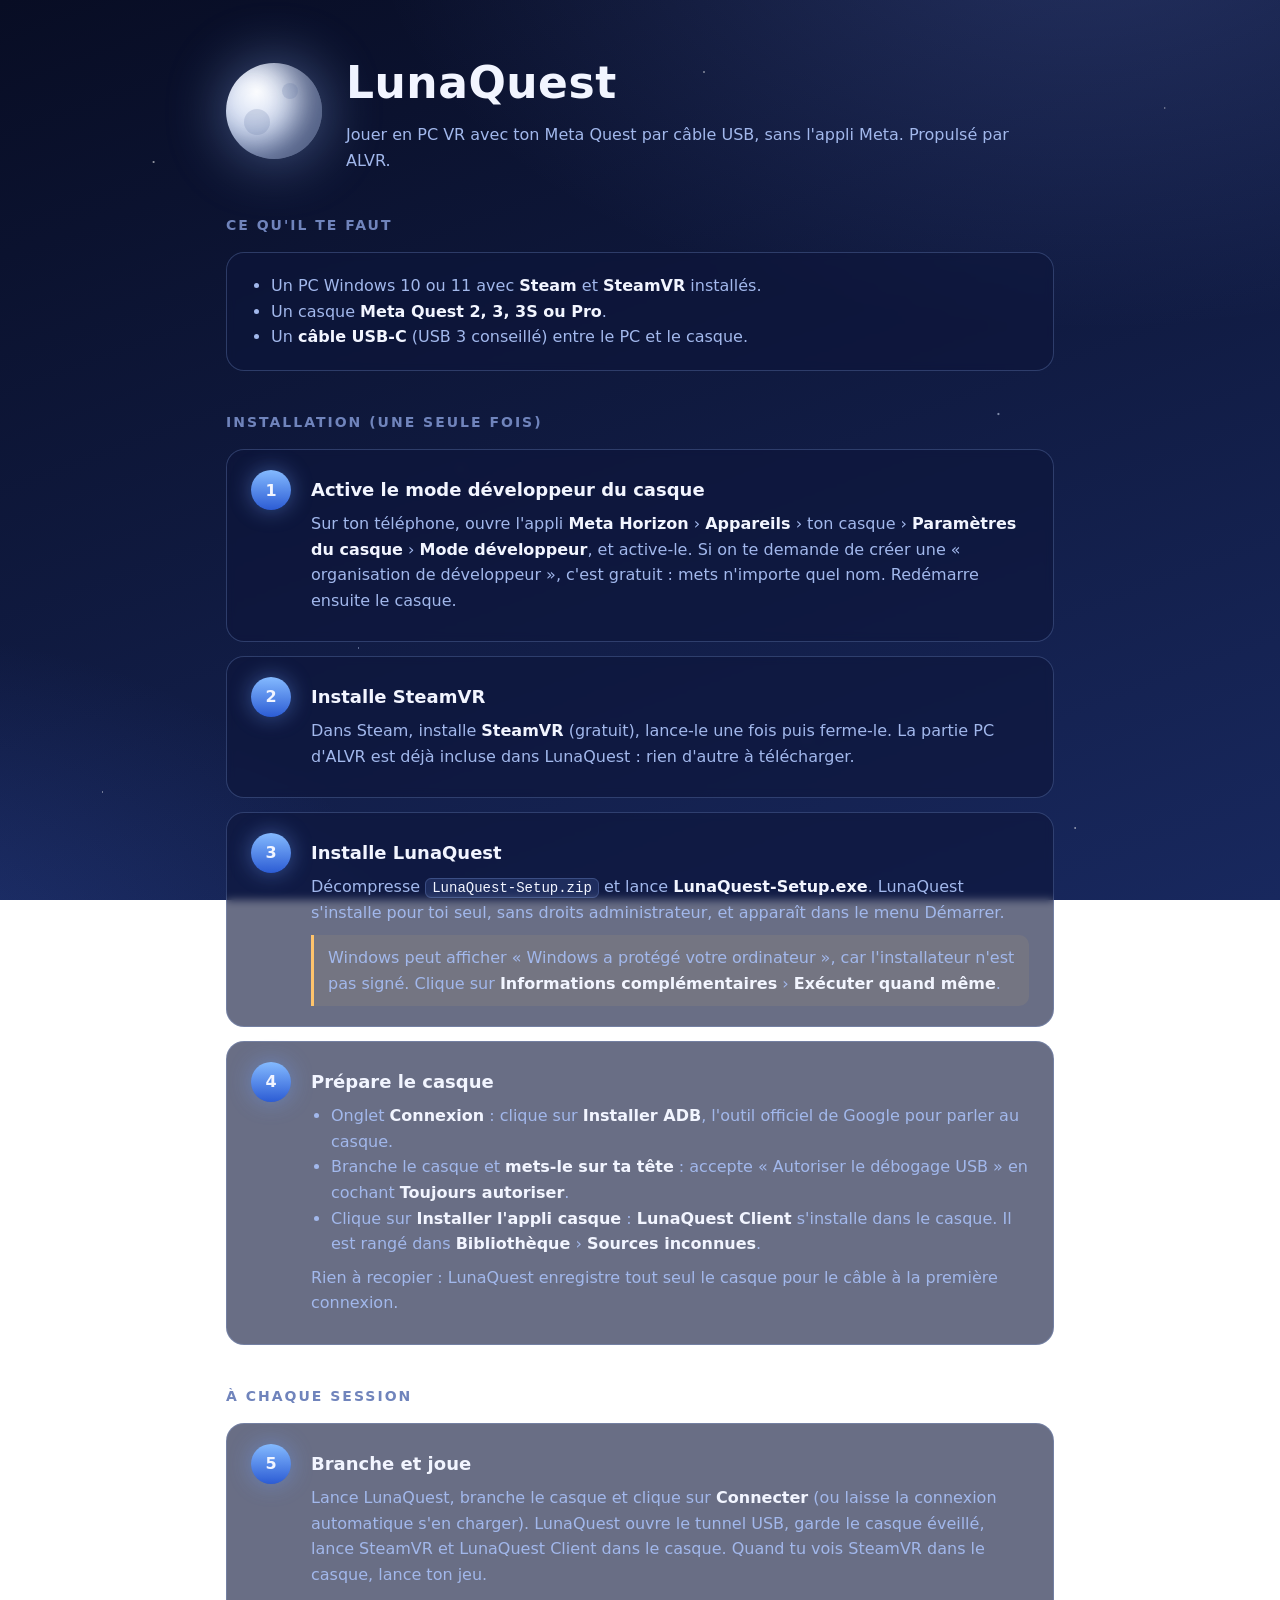
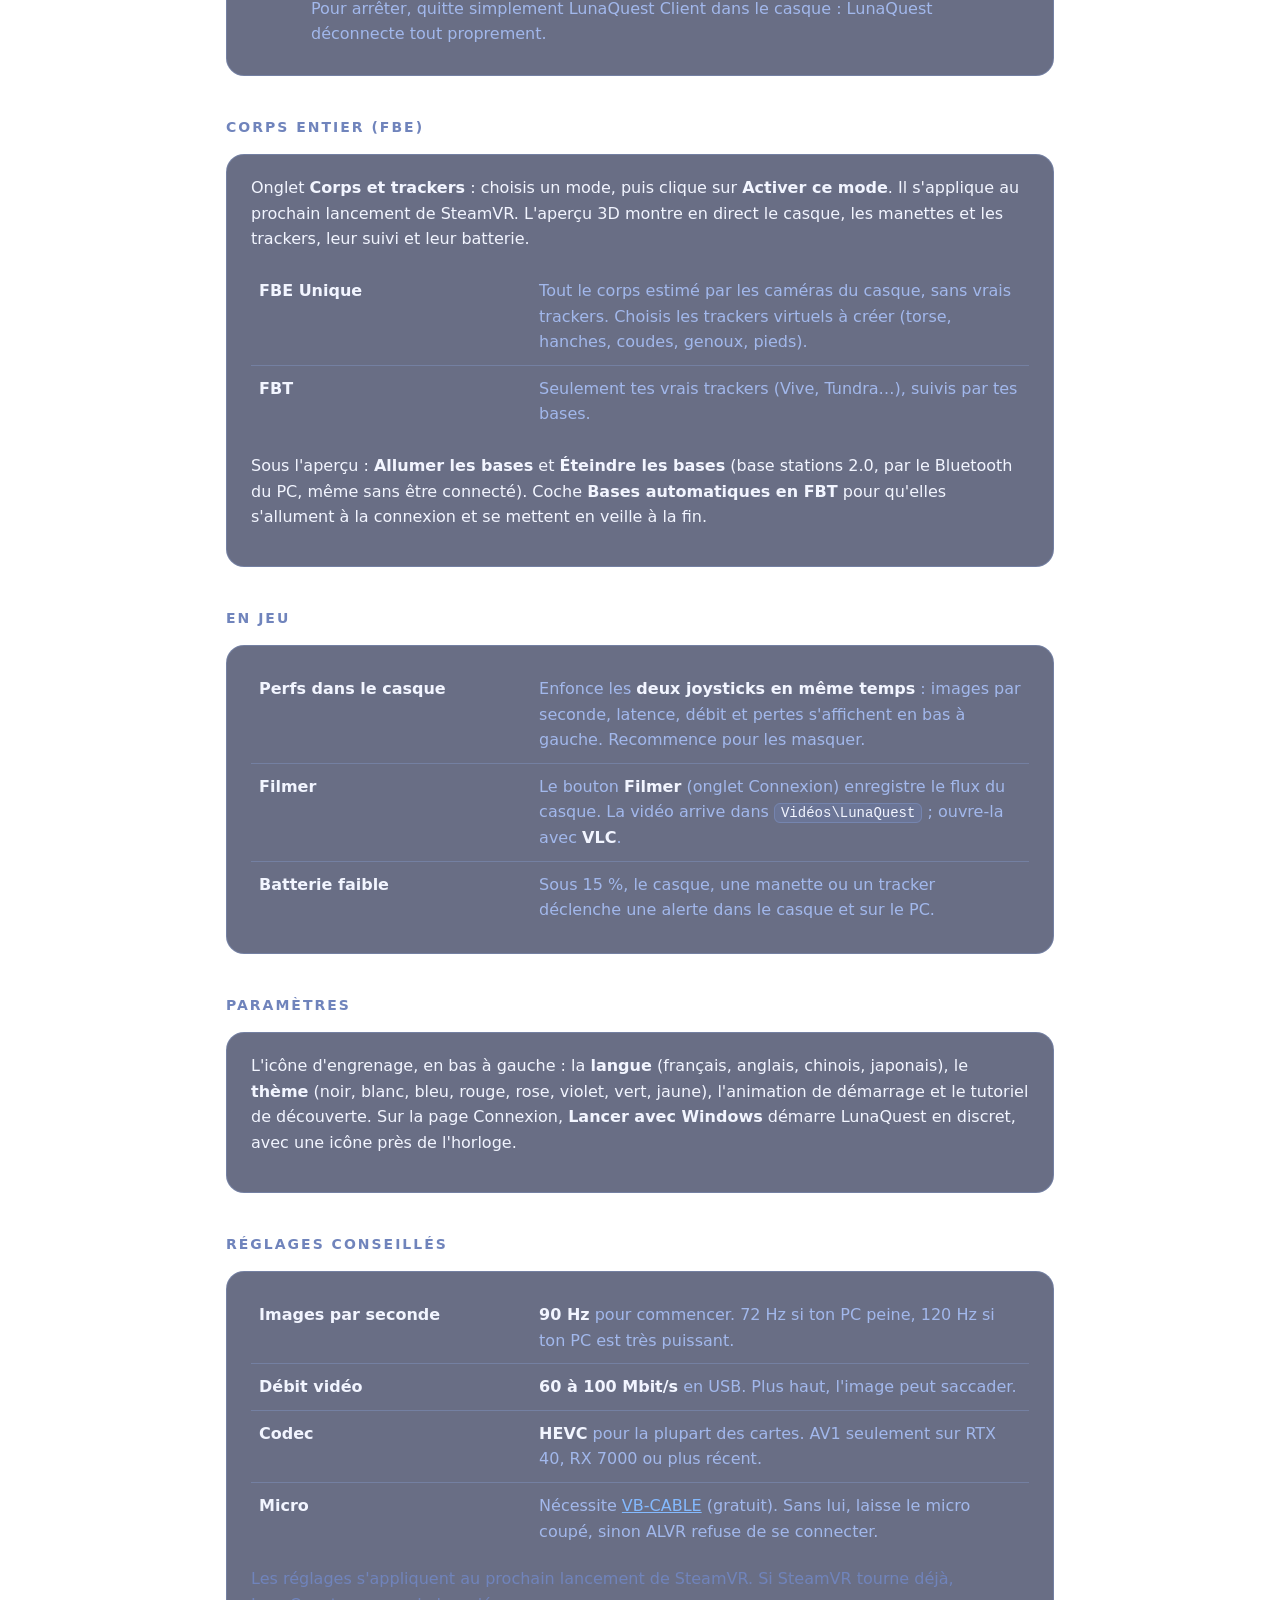
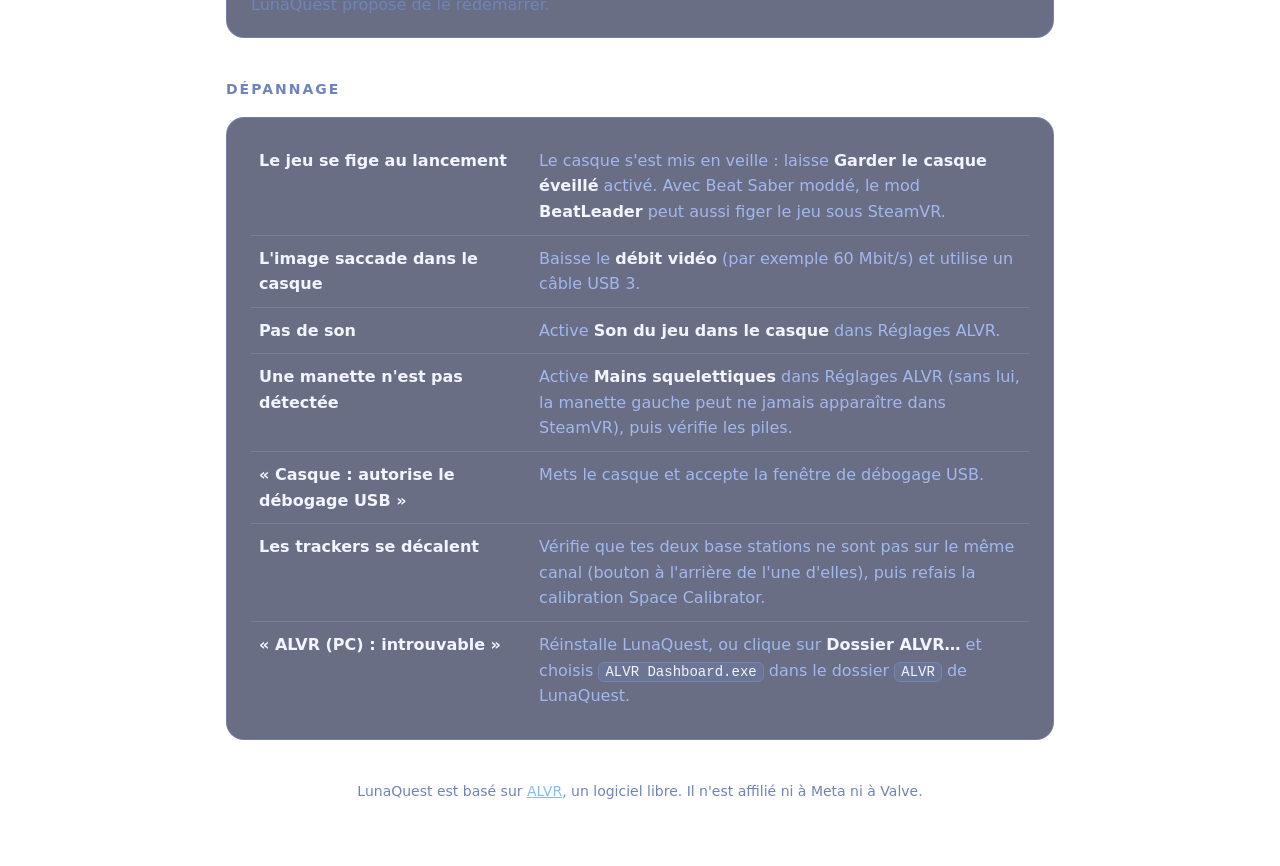
<file: Tutoriel.html>
<!doctype html>
<html lang="fr">
<head>
<meta charset="utf-8">
<meta name="viewport" content="width=device-width, initial-scale=1">
<title>LunaQuest · Tutoriel</title>
<style>
  :root {
    --night: #080d24; --night2: #18285e; --card: rgba(13, 22, 58, .62); --border: rgba(150, 182, 255, .24);
    --text: #f2f5ff; --soft: #a2b8ec; --dim: #7084bc; --accent: #4c8dff; --accent2: #84baff; --warn: #ffc46c;
  }
  * { box-sizing: border-box; }
  body {
    margin: 0; color: var(--text); font: 16px/1.6 "Segoe UI", system-ui, sans-serif;
    background: radial-gradient(1200px 700px at 85% -10%, rgba(120,150,255,.22), transparent 60%),
                radial-gradient(900px 600px at -10% 110%, rgba(70,110,230,.25), transparent 60%),
                linear-gradient(160deg, var(--night), var(--night2));
    background-attachment: fixed; min-height: 100vh;
  }
  .stars { position: fixed; inset: 0; pointer-events: none; background-image:
    radial-gradient(1.5px 1.5px at 12% 18%, #fff, transparent), radial-gradient(1px 1px at 28% 72%, #cfe0ff, transparent),
    radial-gradient(1.2px 1.2px at 46% 34%, #fff, transparent), radial-gradient(1px 1px at 63% 82%, #fff, transparent),
    radial-gradient(1.6px 1.6px at 78% 46%, #dce8ff, transparent), radial-gradient(1px 1px at 91% 12%, #fff, transparent),
    radial-gradient(1px 1px at 8% 88%, #fff, transparent), radial-gradient(1.3px 1.3px at 55% 8%, #fff, transparent),
    radial-gradient(1px 1px at 36% 52%, #cfe0ff, transparent), radial-gradient(1.4px 1.4px at 84% 92%, #fff, transparent);
    opacity: .8; }
  main { position: relative; max-width: 860px; margin: 0 auto; padding: 48px 16px 64px; }
  header { display: flex; align-items: center; gap: 24px; margin-bottom: 32px; }
  .moon { flex: none; width: 96px; height: 96px; border-radius: 50%; position: relative;
    background: radial-gradient(circle at 32% 30%, #fcfdff, #b0c2e8 70%);
    box-shadow: 0 0 60px rgba(150,186,255,.45), inset -22px -10px 30px rgba(10,18,52,.55); }
  .moon::before, .moon::after { content: ""; position: absolute; border-radius: 50%; background: rgba(78,98,150,.18); }
  .moon::before { width: 26px; height: 26px; left: 18px; top: 46px; }
  .moon::after { width: 16px; height: 16px; left: 56px; top: 20px; }
  h1 { margin: 0; font-size: 44px; font-weight: 600; letter-spacing: .5px; }
  .sub { margin: 4px 0 0; color: var(--soft); }
  h2 { margin: 40px 0 16px; font-size: 14px; letter-spacing: 2px; text-transform: uppercase; color: var(--dim); font-weight: 600; }
  .card { background: var(--card); border: 1px solid var(--border); border-radius: 18px; padding: 20px 24px; backdrop-filter: blur(4px); }
  .card + .card { margin-top: 14px; }
  .step { display: grid; grid-template-columns: 44px 1fr; gap: 16px; align-items: start; }
  .num { width: 40px; height: 40px; border-radius: 50%; display: grid; place-items: center; font-weight: 600;
    background: linear-gradient(180deg, var(--accent2), #2c5cd4); box-shadow: 0 0 22px rgba(110,160,255,.45); }
  .step h3 { margin: 6px 0 6px; font-size: 18px; font-weight: 600; }
  .step p, .step ul { margin: 0 0 8px; color: var(--soft); }
  .step ul { padding-left: 20px; }
  b, strong { color: var(--text); font-weight: 600; }
  code { font-family: Consolas, monospace; font-size: 14px; background: rgba(120,165,255,.14); border: 1px solid var(--border);
    border-radius: 6px; padding: 1px 6px; color: var(--text); }
  a { color: var(--accent2); }
  .note { border-left: 3px solid var(--warn); padding: 10px 14px; margin-top: 10px; background: rgba(255,196,108,.08); border-radius: 0 10px 10px 0; color: var(--soft); }
  table { width: 100%; border-collapse: collapse; }
  td { padding: 10px 8px; border-top: 1px solid var(--border); vertical-align: top; color: var(--soft); }
  td:first-child { color: var(--text); font-weight: 600; width: 36%; }
  tr:first-child td { border-top: 0; }
  footer { margin-top: 40px; color: var(--dim); font-size: 14px; text-align: center; }
  @media (max-width: 560px) { h1 { font-size: 34px; } .moon { width: 70px; height: 70px; } td:first-child { width: auto; } }
</style>
</head>
<body>
<div class="stars"></div>
<main>
  <header>
    <div class="moon" aria-hidden="true"></div>
    <div>
      <h1>LunaQuest</h1>
      <p class="sub">Jouer en PC VR avec ton Meta Quest par câble USB, sans l'appli Meta. Propulsé par ALVR.</p>
    </div>
  </header>

  <h2>Ce qu'il te faut</h2>
  <div class="card">
    <ul style="margin:0;padding-left:20px;color:var(--soft)">
      <li>Un PC Windows 10 ou 11 avec <b>Steam</b> et <b>SteamVR</b> installés.</li>
      <li>Un casque <b>Meta Quest 2, 3, 3S ou Pro</b>.</li>
      <li>Un <b>câble USB-C</b> (USB 3 conseillé) entre le PC et le casque.</li>
    </ul>
  </div>

  <h2>Installation (une seule fois)</h2>

  <div class="card step"><div class="num">1</div><div>
    <h3>Active le mode développeur du casque</h3>
    <p>Sur ton téléphone, ouvre l'appli <b>Meta Horizon</b> › <b>Appareils</b> › ton casque › <b>Paramètres du casque</b> › <b>Mode développeur</b>, et active-le. Si on te demande de créer une « organisation de développeur », c'est gratuit : mets n'importe quel nom. Redémarre ensuite le casque.</p>
  </div></div>

  <div class="card step"><div class="num">2</div><div>
    <h3>Installe SteamVR</h3>
    <p>Dans Steam, installe <b>SteamVR</b> (gratuit), lance-le une fois puis ferme-le. La partie PC d'ALVR est déjà incluse dans LunaQuest : rien d'autre à télécharger.</p>
  </div></div>

  <div class="card step"><div class="num">3</div><div>
    <h3>Installe LunaQuest</h3>
    <p>Décompresse <code>LunaQuest-Setup.zip</code> et lance <b>LunaQuest-Setup.exe</b>. LunaQuest s'installe pour toi seul, sans droits administrateur, et apparaît dans le menu Démarrer.</p>
    <div class="note">Windows peut afficher « Windows a protégé votre ordinateur », car l'installateur n'est pas signé. Clique sur <b>Informations complémentaires</b> › <b>Exécuter quand même</b>.</div>
  </div></div>

  <div class="card step"><div class="num">4</div><div>
    <h3>Prépare le casque</h3>
    <ul>
      <li>Onglet <b>Connexion</b> : clique sur <b>Installer ADB</b>, l'outil officiel de Google pour parler au casque.</li>
      <li>Branche le casque et <b>mets-le sur ta tête</b> : accepte « Autoriser le débogage USB » en cochant <b>Toujours autoriser</b>.</li>
      <li>Clique sur <b>Installer l'appli casque</b> : <b>LunaQuest Client</b> s'installe dans le casque. Il est rangé dans <b>Bibliothèque</b> › <b>Sources inconnues</b>.</li>
    </ul>
    <p>Rien à recopier : LunaQuest enregistre tout seul le casque pour le câble à la première connexion.</p>
  </div></div>

  <h2>À chaque session</h2>
  <div class="card step"><div class="num">5</div><div>
    <h3>Branche et joue</h3>
    <p>Lance LunaQuest, branche le casque et clique sur <b>Connecter</b> (ou laisse la connexion automatique s'en charger). LunaQuest ouvre le tunnel USB, garde le casque éveillé, lance SteamVR et LunaQuest Client dans le casque. Quand tu vois SteamVR dans le casque, lance ton jeu.</p>
    <p>Pour arrêter, quitte simplement LunaQuest Client dans le casque : LunaQuest déconnecte tout proprement.</p>
  </div></div>

  <h2>Corps entier (FBE)</h2>
  <div class="card">
    <p style="margin-top:0">Onglet <b>Corps et trackers</b> : choisis un mode, puis clique sur <b>Activer ce mode</b>. Il s'applique au prochain lancement de SteamVR. L'aperçu 3D montre en direct le casque, les manettes et les trackers, leur suivi et leur batterie.</p>
    <table>
      <tr><td>FBE Unique</td><td>Tout le corps estimé par les caméras du casque, sans vrais trackers. Choisis les trackers virtuels à créer (torse, hanches, coudes, genoux, pieds).</td></tr>
      <tr><td>FBT</td><td>Seulement tes vrais trackers (Vive, Tundra…), suivis par tes bases.</td></tr>
    </table>
    <p>Sous l'aperçu : <b>Allumer les bases</b> et <b>Éteindre les bases</b> (base stations 2.0, par le Bluetooth du PC, même sans être connecté). Coche <b>Bases automatiques en FBT</b> pour qu'elles s'allument à la connexion et se mettent en veille à la fin.</p>
  </div>

  <h2>En jeu</h2>
  <div class="card">
    <table>
      <tr><td>Perfs dans le casque</td><td>Enfonce les <b>deux joysticks en même temps</b> : images par seconde, latence, débit et pertes s'affichent en bas à gauche. Recommence pour les masquer.</td></tr>
      <tr><td>Filmer</td><td>Le bouton <b>Filmer</b> (onglet Connexion) enregistre le flux du casque. La vidéo arrive dans <code>Vidéos\LunaQuest</code> ; ouvre-la avec <b>VLC</b>.</td></tr>
      <tr><td>Batterie faible</td><td>Sous 15 %, le casque, une manette ou un tracker déclenche une alerte dans le casque et sur le PC.</td></tr>
    </table>
  </div>

  <h2>Paramètres</h2>
  <div class="card">
    <p style="margin-top:0">L'icône d'engrenage, en bas à gauche : la <b>langue</b> (français, anglais, chinois, japonais), le <b>thème</b> (noir, blanc, bleu, rouge, rose, violet, vert, jaune), l'animation de démarrage et le tutoriel de découverte. Sur la page Connexion, <b>Lancer avec Windows</b> démarre LunaQuest en discret, avec une icône près de l'horloge.</p>
  </div>

  <h2>Réglages conseillés</h2>
  <div class="card">
    <table>
      <tr><td>Images par seconde</td><td><b>90 Hz</b> pour commencer. 72 Hz si ton PC peine, 120 Hz si ton PC est très puissant.</td></tr>
      <tr><td>Débit vidéo</td><td><b>60 à 100 Mbit/s</b> en USB. Plus haut, l'image peut saccader.</td></tr>
      <tr><td>Codec</td><td><b>HEVC</b> pour la plupart des cartes. AV1 seulement sur RTX 40, RX 7000 ou plus récent.</td></tr>
      <tr><td>Micro</td><td>Nécessite <a href="https://vb-audio.com/Cable/">VB-CABLE</a> (gratuit). Sans lui, laisse le micro coupé, sinon ALVR refuse de se connecter.</td></tr>
    </table>
    <p style="color:var(--dim);margin:12px 0 0">Les réglages s'appliquent au prochain lancement de SteamVR. Si SteamVR tourne déjà, LunaQuest propose de le redémarrer.</p>
  </div>

  <h2>Dépannage</h2>
  <div class="card">
    <table>
      <tr><td>Le jeu se fige au lancement</td><td>Le casque s'est mis en veille : laisse <b>Garder le casque éveillé</b> activé. Avec Beat Saber moddé, le mod <b>BeatLeader</b> peut aussi figer le jeu sous SteamVR.</td></tr>
      <tr><td>L'image saccade dans le casque</td><td>Baisse le <b>débit vidéo</b> (par exemple 60 Mbit/s) et utilise un câble USB 3.</td></tr>
      <tr><td>Pas de son</td><td>Active <b>Son du jeu dans le casque</b> dans Réglages ALVR.</td></tr>
      <tr><td>Une manette n'est pas détectée</td><td>Active <b>Mains squelettiques</b> dans Réglages ALVR (sans lui, la manette gauche peut ne jamais apparaître dans SteamVR), puis vérifie les piles.</td></tr>
      <tr><td>« Casque : autorise le débogage USB »</td><td>Mets le casque et accepte la fenêtre de débogage USB.</td></tr>
      <tr><td>Les trackers se décalent</td><td>Vérifie que tes deux base stations ne sont pas sur le même canal (bouton à l'arrière de l'une d'elles), puis refais la calibration Space Calibrator.</td></tr>
      <tr><td>« ALVR (PC) : introuvable »</td><td>Réinstalle LunaQuest, ou clique sur <b>Dossier ALVR…</b> et choisis <code>ALVR Dashboard.exe</code> dans le dossier <code>ALVR</code> de LunaQuest.</td></tr>
    </table>
  </div>

  <footer>LunaQuest est basé sur <a href="https://github.com/alvr-org/ALVR">ALVR</a>, un logiciel libre. Il n'est affilié ni à Meta ni à Valve.</footer>
</main>
</body>
</html>
</file>
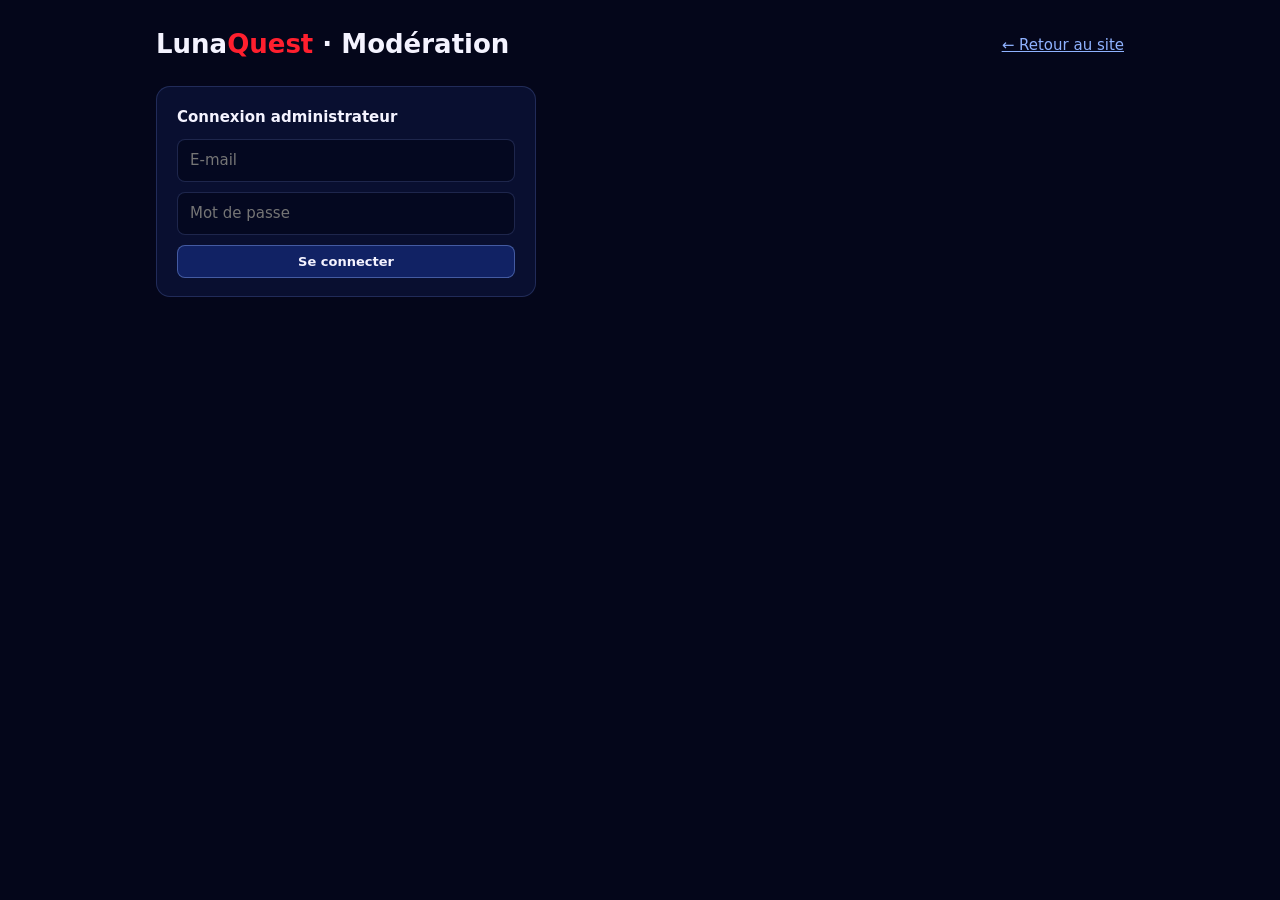
<file: site/admin.html>
<!doctype html>
<html lang="fr">
<head>
<meta charset="utf-8">
<meta name="viewport" content="width=device-width, initial-scale=1">
<meta name="robots" content="noindex, nofollow">
<title>Modération · LunaQuest</title>
<style>
  :root {
    color-scheme: dark;
    --night: #04061a; --panel: rgba(12, 18, 54, 0.8); --line: rgba(130, 160, 255, 0.2);
    --red: #ff1f2e; --red-soft: #ff7b86; --blue: #2d5bff; --blue-soft: #8fb2ff;
    --paper: #f4f3ff; --muted: #a8b4dc; --faint: #6e7aa6; --green: #7ee0b8;
  }
  * { box-sizing: border-box; }
  body { margin: 0; background: var(--night); color: var(--paper); font: 15px/1.6 "Segoe UI", system-ui, sans-serif; }
  .wrap { max-width: 1000px; margin: 0 auto; padding: 24px 16px 60px; }
  header { display: flex; justify-content: space-between; align-items: center; gap: 12px; flex-wrap: wrap; margin-bottom: 20px; }
  h1 { font-size: 26px; margin: 0; }
  h1 span { color: var(--red); }
  a { color: var(--blue-soft); }
  button { font: 600 13px/1 "Segoe UI", system-ui, sans-serif; color: var(--paper); background: rgba(45,91,255,.25); border: 1px solid rgba(143,178,255,.4); border-radius: 8px; padding: 9px 12px; cursor: pointer; }
  button:hover { background: var(--blue); }
  button.danger { background: rgba(255,31,46,.2); border-color: rgba(255,123,134,.5); }
  button.danger:hover { background: var(--red); }
  button.ok { background: rgba(126,224,184,.15); border-color: rgba(126,224,184,.5); }
  button:disabled { opacity: .5; cursor: default; }
  input { font: 15px/1.4 "Segoe UI", system-ui, sans-serif; color: var(--paper); background: rgba(4,6,26,.7); border: 1px solid var(--line); border-radius: 8px; padding: 10px 12px; }
  .card { background: var(--panel); border: 1px solid var(--line); border-radius: 14px; padding: 18px 20px; }
  .login { max-width: 380px; display: grid; gap: 10px; }
  .tabs { display: flex; flex-wrap: wrap; gap: 6px; margin-bottom: 16px; }
  .tabs button[aria-selected="true"] { background: var(--paper); color: var(--night); }
  .item { display: grid; gap: 8px; margin-bottom: 10px; }
  .meta { display: flex; flex-wrap: wrap; gap: 8px 14px; font-size: 13px; color: var(--faint); }
  .meta b { color: var(--paper); }
  .tag { font-size: 11px; font-weight: 700; text-transform: uppercase; letter-spacing: .08em; padding: 3px 7px; border-radius: 5px; background: rgba(255,123,134,.18); color: var(--red-soft); }
  .tag.public { background: rgba(126,224,184,.15); color: var(--green); }
  .body { margin: 0; white-space: pre-wrap; overflow-wrap: anywhere; color: var(--muted); }
  .actions { display: flex; flex-wrap: wrap; gap: 8px; }
  .msg { color: var(--muted); min-height: 1.2em; }
  .msg.error { color: var(--red-soft); }
  .words { display: flex; flex-wrap: wrap; gap: 6px; margin-top: 12px; }
  .words span { display: inline-flex; align-items: center; gap: 6px; padding: 5px 6px 5px 10px; border: 1px solid var(--line); border-radius: 999px; font-size: 13px; }
  .words button { padding: 2px 7px; border-radius: 999px; }
  .row { display: flex; gap: 8px; flex-wrap: wrap; }
</style>
</head>
<body>
<div class="wrap">
  <header>
    <h1>Luna<span>Quest</span> · Modération</h1>
    <div class="row"><a href="index.html#avis">← Retour au site</a> <button type="button" id="logout" hidden>Se déconnecter</button></div>
  </header>

  <form class="card login" id="login" hidden>
    <b>Connexion administrateur</b>
    <input type="email" name="email" placeholder="E-mail" autocomplete="email" required>
    <input type="password" name="password" placeholder="Mot de passe" autocomplete="current-password" required>
    <button type="submit">Se connecter</button>
  </form>

  <main id="panel" hidden>
    <div class="tabs" role="tablist">
      <button type="button" data-tab="hidden" aria-selected="true">À vérifier</button>
      <button type="button" data-tab="public">Publics</button>
      <button type="button" data-tab="deleted">Supprimés</button>
      <button type="button" data-tab="all">Tous</button>
      <button type="button" data-tab="banned">Comptes bloqués</button>
      <button type="button" data-tab="words">Mots filtrés</button>
    </div>
    <div id="content"></div>
    <button type="button" id="more" hidden>Voir plus</button>
  </main>

  <p class="msg" id="msg" role="status"></p>
</div>

<script src="vendor/supabase.js"></script>
<script src="js/config.js"></script>
<script src="js/admin.js" defer></script>
</body>
</html>
</file>
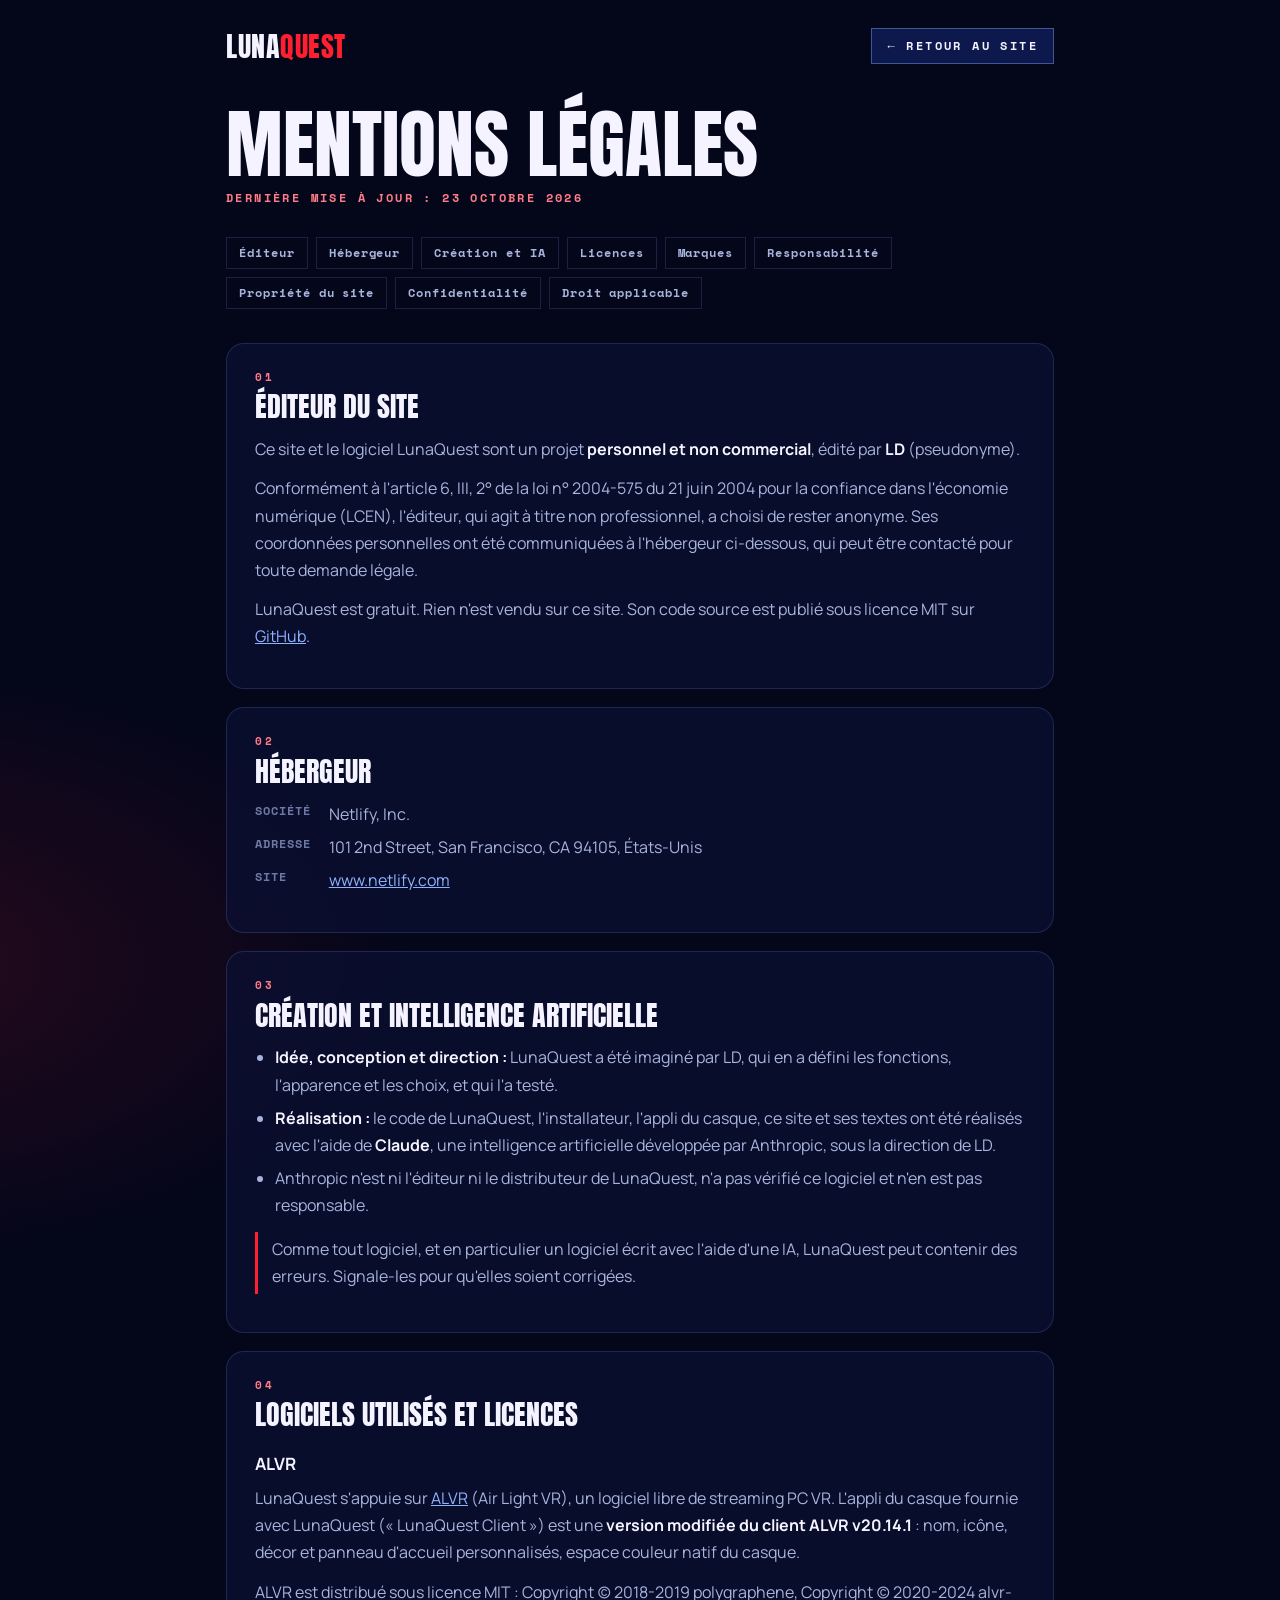
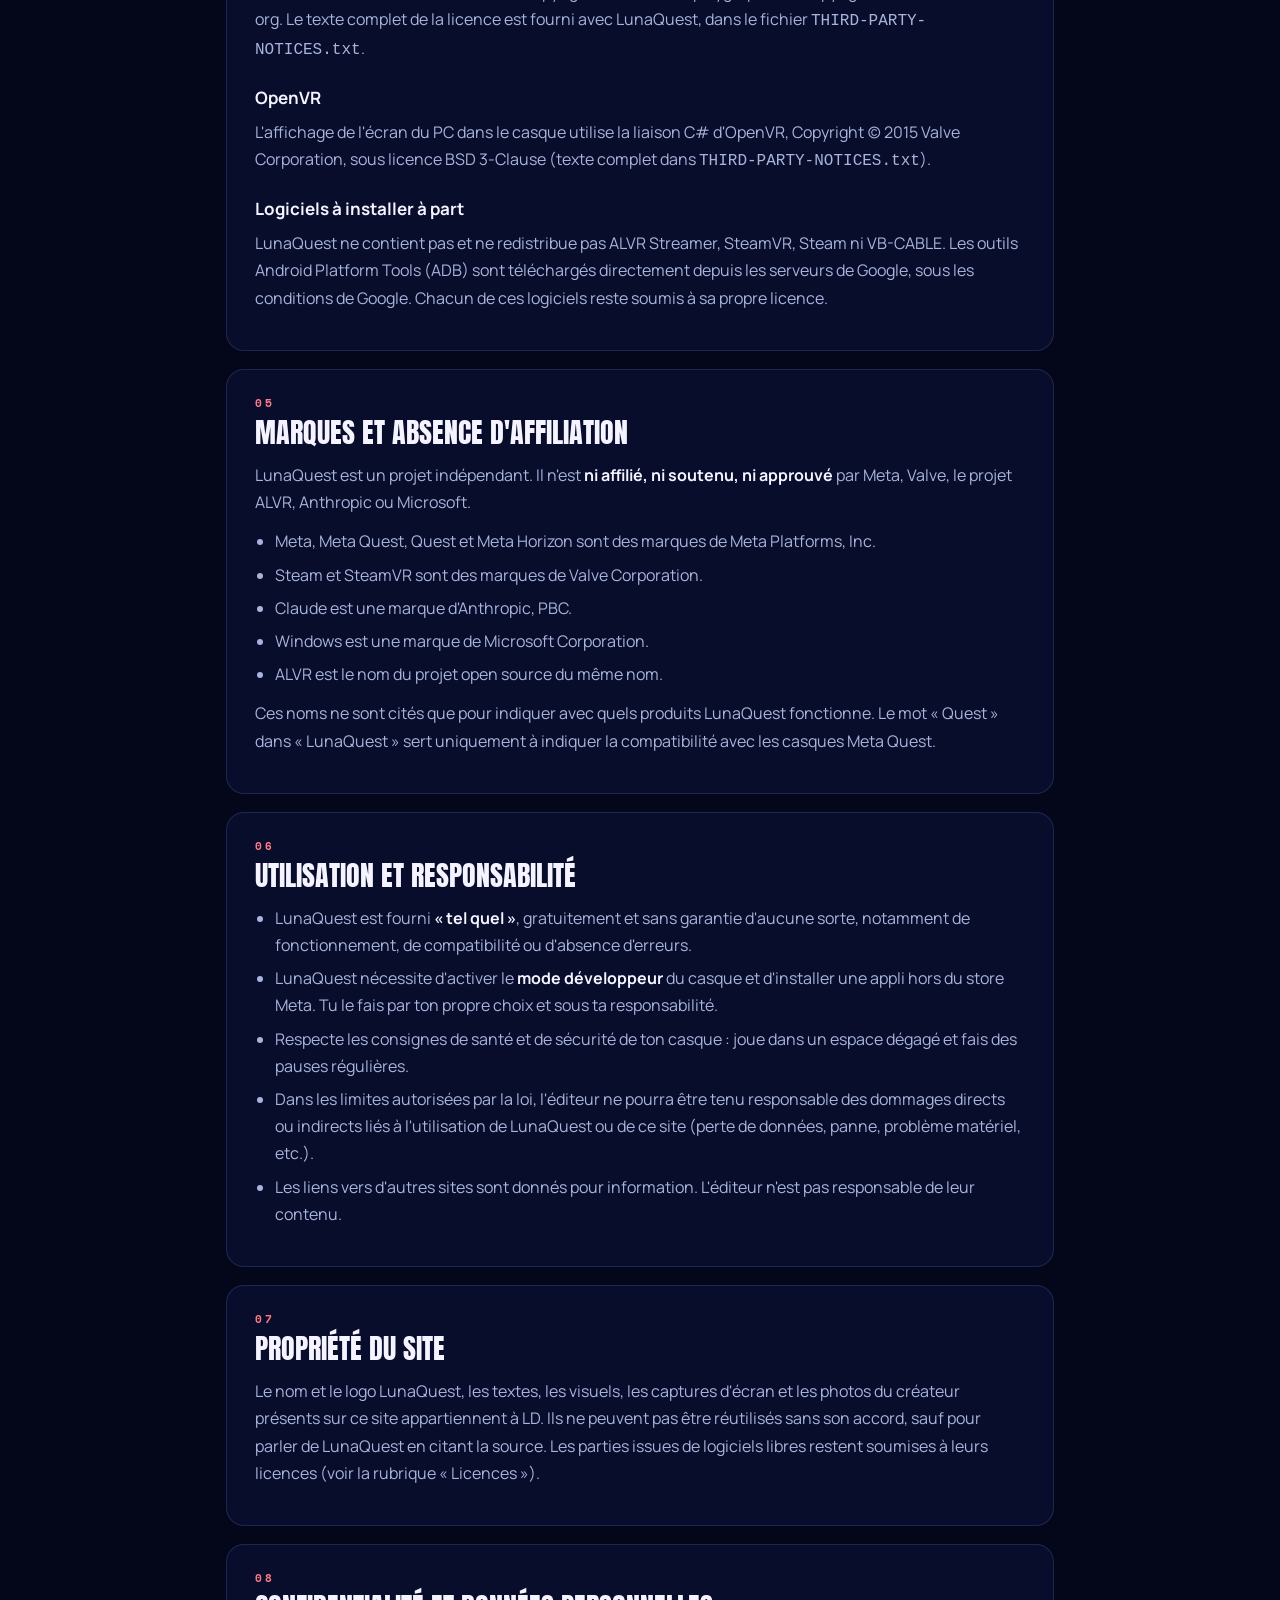
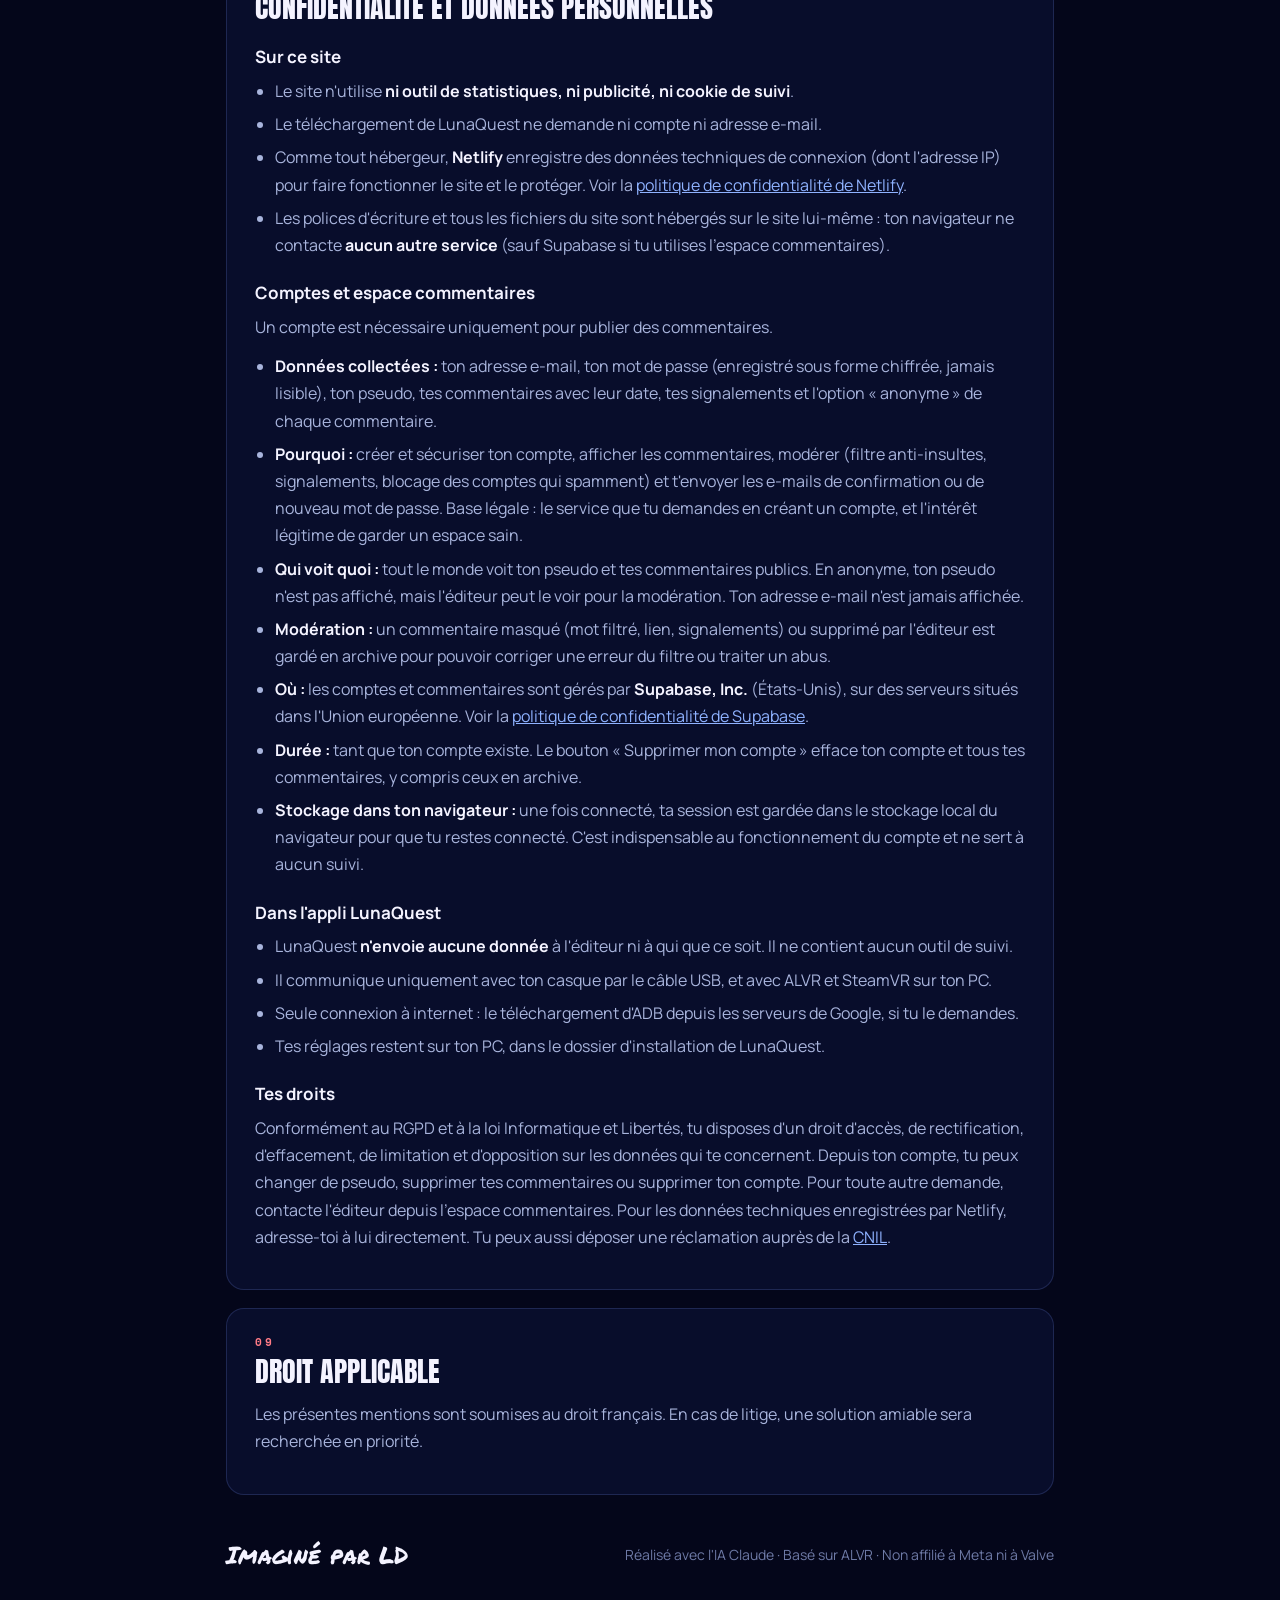
<file: site/mentions-legales.html>
<!doctype html>
<html lang="fr">
<head>
<meta charset="utf-8">
<meta name="viewport" content="width=device-width, initial-scale=1">
<title>Mentions légales · LunaQuest</title>
<meta name="description" content="Mentions légales, crédits, licences et politique de confidentialité de LunaQuest.">
<link rel="stylesheet" href="fonts/fonts.css">
<style>
  :root {
    color-scheme: dark;
    --night: #04061a;
    --panel: rgba(12, 18, 54, 0.66);
    --line: rgba(130, 160, 255, 0.18);
    --red: #ff1f2e;
    --red-soft: #ff7b86;
    --blue: #2d5bff;
    --blue-soft: #8fb2ff;
    --paper: #f4f3ff;
    --muted: #a8b4dc;
    --faint: #6e7aa6;
    --font-display: "Anton", "Impact", "Arial Narrow", sans-serif;
    --font-body: "Manrope", "Segoe UI", system-ui, sans-serif;
    --font-mono: "Space Mono", Consolas, monospace;
    --font-tag: "Permanent Marker", "Segoe Print", cursive;
  }
  * { box-sizing: border-box; }
  body { margin: 0; color: var(--paper); font: 16px/1.7 var(--font-body);
    background: radial-gradient(1200px 600px at 80% -10%, rgba(45,91,255,.22), transparent 60%),
                radial-gradient(900px 500px at -10% 20%, rgba(255,31,46,.14), transparent 60%), var(--night); min-height: 100vh; }
  a { color: var(--blue-soft); }
  a:hover { color: var(--paper); }
  :focus-visible { outline: 2px solid var(--red-soft); outline-offset: 3px; }
  .wrap { max-width: 860px; margin: 0 auto; padding: 0 16px; }
  header { padding: 28px 0 8px; display: flex; justify-content: space-between; align-items: center; gap: 16px; flex-wrap: wrap; }
  .brand { font: 400 28px/1 var(--font-display); text-transform: uppercase; color: var(--paper); text-decoration: none; letter-spacing: .02em; }
  .brand span { color: var(--red); }
  .back { font: 700 12px/1 var(--font-mono); letter-spacing: .2em; text-transform: uppercase; text-decoration: none; padding: 12px 16px; background: rgba(45,91,255,.22); box-shadow: inset 0 0 0 1px rgba(143,178,255,.4); color: var(--paper); }
  .back:hover { background: var(--blue); }
  h1 { font: 400 clamp(44px, 8vw, 76px)/.95 var(--font-display); text-transform: uppercase; margin: 36px 0 10px; }
  .updated { font: 700 12px/1.4 var(--font-mono); letter-spacing: .2em; text-transform: uppercase; color: var(--red-soft); margin: 0 0 30px; }
  nav.toc { display: flex; flex-wrap: wrap; gap: 8px; margin-bottom: 34px; }
  nav.toc a { font: 700 12px/1 var(--font-mono); letter-spacing: .08em; text-decoration: none; padding: 9px 12px; border: 1px solid var(--line); color: var(--muted); }
  nav.toc a:hover { color: var(--paper); border-color: var(--red-soft); }
  section { background: var(--panel); border: 1px solid var(--line); border-radius: 18px; padding: 26px 28px; margin-bottom: 18px; }
  h2 { font: 400 28px/1.1 var(--font-display); text-transform: uppercase; margin: 0 0 14px; }
  h2 small { display: block; font: 700 11px/1.4 var(--font-mono); letter-spacing: .3em; color: var(--red-soft); margin-bottom: 6px; }
  h3 { font-size: 17px; margin: 20px 0 6px; }
  p, li { color: var(--muted); }
  p { margin: 0 0 12px; }
  ul { margin: 0 0 12px; padding-left: 20px; }
  li { margin-bottom: 6px; }
  b, strong { color: var(--paper); }
  dl { display: grid; grid-template-columns: max-content 1fr; gap: 6px 18px; margin: 0 0 12px; }
  dt { font: 700 12px/1.7 var(--font-mono); letter-spacing: .08em; text-transform: uppercase; color: var(--faint); }
  dd { margin: 0; color: var(--muted); }
  .note { border-left: 3px solid var(--red); padding: 4px 0 4px 14px; }
  footer { padding: 30px 0 50px; color: var(--faint); font-size: 14px; display: flex; justify-content: space-between; gap: 12px; flex-wrap: wrap; }
  footer .sig { font: 400 24px/1 var(--font-tag); color: var(--paper); }
  @media (max-width: 560px) {
    section { padding: 20px 18px; }
    dl { grid-template-columns: 1fr; gap: 0; }
    dd { margin-bottom: 10px; }
  }
</style>
</head>
<body>
<div class="wrap">
  <header>
    <a class="brand" href="index.html">Luna<span>Quest</span></a>
    <a class="back" href="index.html">← Retour au site</a>
  </header>

  <main>
    <h1>Mentions légales</h1>
    <p class="updated">Dernière mise à jour : 23 octobre 2026</p>

    <nav class="toc" aria-label="Sommaire">
      <a href="#editeur">Éditeur</a>
      <a href="#hebergeur">Hébergeur</a>
      <a href="#credits">Création et IA</a>
      <a href="#licences">Licences</a>
      <a href="#marques">Marques</a>
      <a href="#responsabilite">Responsabilité</a>
      <a href="#propriete">Propriété du site</a>
      <a href="#confidentialite">Confidentialité</a>
      <a href="#droit">Droit applicable</a>
    </nav>

    <section id="editeur">
      <h2><small>01</small>Éditeur du site</h2>
      <p>Ce site et le logiciel LunaQuest sont un projet <b>personnel et non commercial</b>, édité par <b>LD</b> (pseudonyme).</p>
      <p>Conformément à l'article 6, III, 2° de la loi n° 2004-575 du 21 juin 2004 pour la confiance dans l'économie numérique (LCEN), l'éditeur, qui agit à titre non professionnel, a choisi de rester anonyme. Ses coordonnées personnelles ont été communiquées à l'hébergeur ci-dessous, qui peut être contacté pour toute demande légale.</p>
      <p>LunaQuest est gratuit. Rien n'est vendu sur ce site. Son code source est publié sous licence MIT sur <a href="https://github.com/lunaquestld/LunaQuest" rel="noopener">GitHub</a>.</p>
    </section>

    <section id="hebergeur">
      <h2><small>02</small>Hébergeur</h2>
      <dl>
        <dt>Société</dt><dd>Netlify, Inc.</dd>
        <dt>Adresse</dt><dd>101 2nd Street, San Francisco, CA 94105, États-Unis</dd>
        <dt>Site</dt><dd><a href="https://www.netlify.com" rel="noopener">www.netlify.com</a></dd>
      </dl>
    </section>

    <section id="credits">
      <h2><small>03</small>Création et intelligence artificielle</h2>
      <ul>
        <li><b>Idée, conception et direction :</b> LunaQuest a été imaginé par LD, qui en a défini les fonctions, l'apparence et les choix, et qui l'a testé.</li>
        <li><b>Réalisation :</b> le code de LunaQuest, l'installateur, l'appli du casque, ce site et ses textes ont été réalisés avec l'aide de <b>Claude</b>, une intelligence artificielle développée par Anthropic, sous la direction de LD.</li>
        <li>Anthropic n'est ni l'éditeur ni le distributeur de LunaQuest, n'a pas vérifié ce logiciel et n'en est pas responsable.</li>
      </ul>
      <p class="note">Comme tout logiciel, et en particulier un logiciel écrit avec l'aide d'une IA, LunaQuest peut contenir des erreurs. Signale-les pour qu'elles soient corrigées.</p>
    </section>

    <section id="licences">
      <h2><small>04</small>Logiciels utilisés et licences</h2>
      <h3>ALVR</h3>
      <p>LunaQuest s'appuie sur <a href="https://github.com/alvr-org/ALVR" rel="noopener">ALVR</a> (Air Light VR), un logiciel libre de streaming PC VR. L'appli du casque fournie avec LunaQuest (« LunaQuest Client ») est une <b>version modifiée du client ALVR v20.14.1</b> : nom, icône, décor et panneau d'accueil personnalisés, espace couleur natif du casque.</p>
      <p>ALVR est distribué sous licence MIT : Copyright (c) 2018-2019 polygraphene, Copyright (c) 2020-2024 alvr-org. Le texte complet de la licence est fourni avec LunaQuest, dans le fichier <code>THIRD-PARTY-NOTICES.txt</code>.</p>
      <h3>OpenVR</h3>
      <p>L'affichage de l'écran du PC dans le casque utilise la liaison C# d'OpenVR, Copyright (c) 2015 Valve Corporation, sous licence BSD 3-Clause (texte complet dans <code>THIRD-PARTY-NOTICES.txt</code>).</p>
      <h3>Logiciels à installer à part</h3>
      <p>LunaQuest ne contient pas et ne redistribue pas ALVR Streamer, SteamVR, Steam ni VB-CABLE. Les outils Android Platform Tools (ADB) sont téléchargés directement depuis les serveurs de Google, sous les conditions de Google. Chacun de ces logiciels reste soumis à sa propre licence.</p>
    </section>

    <section id="marques">
      <h2><small>05</small>Marques et absence d'affiliation</h2>
      <p>LunaQuest est un projet indépendant. Il n'est <b>ni affilié, ni soutenu, ni approuvé</b> par Meta, Valve, le projet ALVR, Anthropic ou Microsoft.</p>
      <ul>
        <li>Meta, Meta Quest, Quest et Meta Horizon sont des marques de Meta Platforms, Inc.</li>
        <li>Steam et SteamVR sont des marques de Valve Corporation.</li>
        <li>Claude est une marque d'Anthropic, PBC.</li>
        <li>Windows est une marque de Microsoft Corporation.</li>
        <li>ALVR est le nom du projet open source du même nom.</li>
      </ul>
      <p>Ces noms ne sont cités que pour indiquer avec quels produits LunaQuest fonctionne. Le mot « Quest » dans « LunaQuest » sert uniquement à indiquer la compatibilité avec les casques Meta Quest.</p>
    </section>

    <section id="responsabilite">
      <h2><small>06</small>Utilisation et responsabilité</h2>
      <ul>
        <li>LunaQuest est fourni <b>« tel quel »</b>, gratuitement et sans garantie d'aucune sorte, notamment de fonctionnement, de compatibilité ou d'absence d'erreurs.</li>
        <li>LunaQuest nécessite d'activer le <b>mode développeur</b> du casque et d'installer une appli hors du store Meta. Tu le fais par ton propre choix et sous ta responsabilité.</li>
        <li>Respecte les consignes de santé et de sécurité de ton casque : joue dans un espace dégagé et fais des pauses régulières.</li>
        <li>Dans les limites autorisées par la loi, l'éditeur ne pourra être tenu responsable des dommages directs ou indirects liés à l'utilisation de LunaQuest ou de ce site (perte de données, panne, problème matériel, etc.).</li>
        <li>Les liens vers d'autres sites sont donnés pour information. L'éditeur n'est pas responsable de leur contenu.</li>
      </ul>
    </section>

    <section id="propriete">
      <h2><small>07</small>Propriété du site</h2>
      <p>Le nom et le logo LunaQuest, les textes, les visuels, les captures d'écran et les photos du créateur présents sur ce site appartiennent à LD. Ils ne peuvent pas être réutilisés sans son accord, sauf pour parler de LunaQuest en citant la source. Les parties issues de logiciels libres restent soumises à leurs licences (voir la rubrique « Licences »).</p>
    </section>

    <section id="confidentialite">
      <h2><small>08</small>Confidentialité et données personnelles</h2>
      <h3>Sur ce site</h3>
      <ul>
        <li>Le site n'utilise <b>ni outil de statistiques, ni publicité, ni cookie de suivi</b>.</li>
        <li>Le téléchargement de LunaQuest ne demande ni compte ni adresse e-mail.</li>
        <li>Comme tout hébergeur, <b>Netlify</b> enregistre des données techniques de connexion (dont l'adresse IP) pour faire fonctionner le site et le protéger. Voir la <a href="https://www.netlify.com/privacy/" rel="noopener">politique de confidentialité de Netlify</a>.</li>
        <li>Les polices d'écriture et tous les fichiers du site sont hébergés sur le site lui-même : ton navigateur ne contacte <b>aucun autre service</b> (sauf Supabase si tu utilises l'espace commentaires).</li>
      </ul>
      <h3>Comptes et espace commentaires</h3>
      <p>Un compte est nécessaire uniquement pour publier des commentaires.</p>
      <ul>
        <li><b>Données collectées :</b> ton adresse e-mail, ton mot de passe (enregistré sous forme chiffrée, jamais lisible), ton pseudo, tes commentaires avec leur date, tes signalements et l'option « anonyme » de chaque commentaire.</li>
        <li><b>Pourquoi :</b> créer et sécuriser ton compte, afficher les commentaires, modérer (filtre anti-insultes, signalements, blocage des comptes qui spamment) et t'envoyer les e-mails de confirmation ou de nouveau mot de passe. Base légale : le service que tu demandes en créant un compte, et l'intérêt légitime de garder un espace sain.</li>
        <li><b>Qui voit quoi :</b> tout le monde voit ton pseudo et tes commentaires publics. En anonyme, ton pseudo n'est pas affiché, mais l'éditeur peut le voir pour la modération. Ton adresse e-mail n'est jamais affichée.</li>
        <li><b>Modération :</b> un commentaire masqué (mot filtré, lien, signalements) ou supprimé par l'éditeur est gardé en archive pour pouvoir corriger une erreur du filtre ou traiter un abus.</li>
        <li><b>Où :</b> les comptes et commentaires sont gérés par <b>Supabase, Inc.</b> (États-Unis), sur des serveurs situés dans l'Union européenne. Voir la <a href="https://supabase.com/privacy" rel="noopener">politique de confidentialité de Supabase</a>.</li>
        <li><b>Durée :</b> tant que ton compte existe. Le bouton « Supprimer mon compte » efface ton compte et tous tes commentaires, y compris ceux en archive.</li>
        <li><b>Stockage dans ton navigateur :</b> une fois connecté, ta session est gardée dans le stockage local du navigateur pour que tu restes connecté. C'est indispensable au fonctionnement du compte et ne sert à aucun suivi.</li>
      </ul>
      <h3>Dans l'appli LunaQuest</h3>
      <ul>
        <li>LunaQuest <b>n'envoie aucune donnée</b> à l'éditeur ni à qui que ce soit. Il ne contient aucun outil de suivi.</li>
        <li>Il communique uniquement avec ton casque par le câble USB, et avec ALVR et SteamVR sur ton PC.</li>
        <li>Seule connexion à internet : le téléchargement d'ADB depuis les serveurs de Google, si tu le demandes.</li>
        <li>Tes réglages restent sur ton PC, dans le dossier d'installation de LunaQuest.</li>
      </ul>
      <h3>Tes droits</h3>
      <p>Conformément au RGPD et à la loi Informatique et Libertés, tu disposes d'un droit d'accès, de rectification, d'effacement, de limitation et d'opposition sur les données qui te concernent. Depuis ton compte, tu peux changer de pseudo, supprimer tes commentaires ou supprimer ton compte. Pour toute autre demande, contacte l'éditeur depuis l'espace commentaires. Pour les données techniques enregistrées par Netlify, adresse-toi à lui directement. Tu peux aussi déposer une réclamation auprès de la <a href="https://www.cnil.fr" rel="noopener">CNIL</a>.</p>
    </section>

    <section id="droit">
      <h2><small>09</small>Droit applicable</h2>
      <p>Les présentes mentions sont soumises au droit français. En cas de litige, une solution amiable sera recherchée en priorité.</p>
    </section>
  </main>

  <footer>
    <span class="sig">Imaginé par LD</span>
    <span>Réalisé avec l'IA Claude · Basé sur ALVR · Non affilié à Meta ni à Valve</span>
  </footer>
</div>
</body>
</html>
</file>
<file: site/fonts/fonts.css>
/* Polices du site, hébergées localement (SIL Open Font License). */
/* latin-ext */
@font-face {
  font-family: 'Anton';
  font-style: normal;
  font-weight: 400;
  font-display: swap;
  src: url(anton-400-latin-ext.woff2) format('woff2');
  unicode-range: U+0100-02BA, U+02BD-02C5, U+02C7-02CC, U+02CE-02D7, U+02DD-02FF, U+0304, U+0308, U+0329, U+1D00-1DBF, U+1E00-1E9F, U+1EF2-1EFF, U+2020, U+20A0-20AB, U+20AD-20C4, U+2113, U+2C60-2C7F, U+A720-A7FF;
}
/* latin */
@font-face {
  font-family: 'Anton';
  font-style: normal;
  font-weight: 400;
  font-display: swap;
  src: url(anton-400-latin.woff2) format('woff2');
  unicode-range: U+0000-00FF, U+0131, U+0152-0153, U+02BB-02BC, U+02C6, U+02DA, U+02DC, U+0304, U+0308, U+0329, U+2000-206F, U+20AC, U+2122, U+2191, U+2193, U+2212, U+2215, U+FEFF, U+FFFD;
}
/* latin-ext */
@font-face {
  font-family: 'Manrope';
  font-style: normal;
  font-weight: 400;
  font-display: swap;
  src: url(manrope-latin-ext.woff2) format('woff2');
  unicode-range: U+0100-02BA, U+02BD-02C5, U+02C7-02CC, U+02CE-02D7, U+02DD-02FF, U+0304, U+0308, U+0329, U+1D00-1DBF, U+1E00-1E9F, U+1EF2-1EFF, U+2020, U+20A0-20AB, U+20AD-20C4, U+2113, U+2C60-2C7F, U+A720-A7FF;
}
/* latin */
@font-face {
  font-family: 'Manrope';
  font-style: normal;
  font-weight: 400;
  font-display: swap;
  src: url(manrope-latin.woff2) format('woff2');
  unicode-range: U+0000-00FF, U+0131, U+0152-0153, U+02BB-02BC, U+02C6, U+02DA, U+02DC, U+0304, U+0308, U+0329, U+2000-206F, U+20AC, U+2122, U+2191, U+2193, U+2212, U+2215, U+FEFF, U+FFFD;
}
/* latin-ext */
@font-face {
  font-family: 'Manrope';
  font-style: normal;
  font-weight: 500;
  font-display: swap;
  src: url(manrope-latin-ext.woff2) format('woff2');
  unicode-range: U+0100-02BA, U+02BD-02C5, U+02C7-02CC, U+02CE-02D7, U+02DD-02FF, U+0304, U+0308, U+0329, U+1D00-1DBF, U+1E00-1E9F, U+1EF2-1EFF, U+2020, U+20A0-20AB, U+20AD-20C4, U+2113, U+2C60-2C7F, U+A720-A7FF;
}
/* latin */
@font-face {
  font-family: 'Manrope';
  font-style: normal;
  font-weight: 500;
  font-display: swap;
  src: url(manrope-latin.woff2) format('woff2');
  unicode-range: U+0000-00FF, U+0131, U+0152-0153, U+02BB-02BC, U+02C6, U+02DA, U+02DC, U+0304, U+0308, U+0329, U+2000-206F, U+20AC, U+2122, U+2191, U+2193, U+2212, U+2215, U+FEFF, U+FFFD;
}
/* latin-ext */
@font-face {
  font-family: 'Manrope';
  font-style: normal;
  font-weight: 600;
  font-display: swap;
  src: url(manrope-latin-ext.woff2) format('woff2');
  unicode-range: U+0100-02BA, U+02BD-02C5, U+02C7-02CC, U+02CE-02D7, U+02DD-02FF, U+0304, U+0308, U+0329, U+1D00-1DBF, U+1E00-1E9F, U+1EF2-1EFF, U+2020, U+20A0-20AB, U+20AD-20C4, U+2113, U+2C60-2C7F, U+A720-A7FF;
}
/* latin */
@font-face {
  font-family: 'Manrope';
  font-style: normal;
  font-weight: 600;
  font-display: swap;
  src: url(manrope-latin.woff2) format('woff2');
  unicode-range: U+0000-00FF, U+0131, U+0152-0153, U+02BB-02BC, U+02C6, U+02DA, U+02DC, U+0304, U+0308, U+0329, U+2000-206F, U+20AC, U+2122, U+2191, U+2193, U+2212, U+2215, U+FEFF, U+FFFD;
}
/* latin-ext */
@font-face {
  font-family: 'Manrope';
  font-style: normal;
  font-weight: 700;
  font-display: swap;
  src: url(manrope-latin-ext.woff2) format('woff2');
  unicode-range: U+0100-02BA, U+02BD-02C5, U+02C7-02CC, U+02CE-02D7, U+02DD-02FF, U+0304, U+0308, U+0329, U+1D00-1DBF, U+1E00-1E9F, U+1EF2-1EFF, U+2020, U+20A0-20AB, U+20AD-20C4, U+2113, U+2C60-2C7F, U+A720-A7FF;
}
/* latin */
@font-face {
  font-family: 'Manrope';
  font-style: normal;
  font-weight: 700;
  font-display: swap;
  src: url(manrope-latin.woff2) format('woff2');
  unicode-range: U+0000-00FF, U+0131, U+0152-0153, U+02BB-02BC, U+02C6, U+02DA, U+02DC, U+0304, U+0308, U+0329, U+2000-206F, U+20AC, U+2122, U+2191, U+2193, U+2212, U+2215, U+FEFF, U+FFFD;
}
/* latin */
@font-face {
  font-family: 'Permanent Marker';
  font-style: normal;
  font-weight: 400;
  font-display: swap;
  src: url(permanent-marker-400-latin.woff2) format('woff2');
  unicode-range: U+0000-00FF, U+0131, U+0152-0153, U+02BB-02BC, U+02C6, U+02DA, U+02DC, U+0304, U+0308, U+0329, U+2000-206F, U+20AC, U+2122, U+2191, U+2193, U+2212, U+2215, U+FEFF, U+FFFD;
}
/* latin-ext */
@font-face {
  font-family: 'Space Mono';
  font-style: normal;
  font-weight: 400;
  font-display: swap;
  src: url(space-mono-400-latin-ext.woff2) format('woff2');
  unicode-range: U+0100-02BA, U+02BD-02C5, U+02C7-02CC, U+02CE-02D7, U+02DD-02FF, U+0304, U+0308, U+0329, U+1D00-1DBF, U+1E00-1E9F, U+1EF2-1EFF, U+2020, U+20A0-20AB, U+20AD-20C4, U+2113, U+2C60-2C7F, U+A720-A7FF;
}
/* latin */
@font-face {
  font-family: 'Space Mono';
  font-style: normal;
  font-weight: 400;
  font-display: swap;
  src: url(space-mono-400-latin.woff2) format('woff2');
  unicode-range: U+0000-00FF, U+0131, U+0152-0153, U+02BB-02BC, U+02C6, U+02DA, U+02DC, U+0304, U+0308, U+0329, U+2000-206F, U+20AC, U+2122, U+2191, U+2193, U+2212, U+2215, U+FEFF, U+FFFD;
}
/* latin-ext */
@font-face {
  font-family: 'Space Mono';
  font-style: normal;
  font-weight: 700;
  font-display: swap;
  src: url(space-mono-700-latin-ext.woff2) format('woff2');
  unicode-range: U+0100-02BA, U+02BD-02C5, U+02C7-02CC, U+02CE-02D7, U+02DD-02FF, U+0304, U+0308, U+0329, U+1D00-1DBF, U+1E00-1E9F, U+1EF2-1EFF, U+2020, U+20A0-20AB, U+20AD-20C4, U+2113, U+2C60-2C7F, U+A720-A7FF;
}
/* latin */
@font-face {
  font-family: 'Space Mono';
  font-style: normal;
  font-weight: 700;
  font-display: swap;
  src: url(space-mono-700-latin.woff2) format('woff2');
  unicode-range: U+0000-00FF, U+0131, U+0152-0153, U+02BB-02BC, U+02C6, U+02DA, U+02DC, U+0304, U+0308, U+0329, U+2000-206F, U+20AC, U+2122, U+2191, U+2193, U+2212, U+2215, U+FEFF, U+FFFD;
}
</file>
